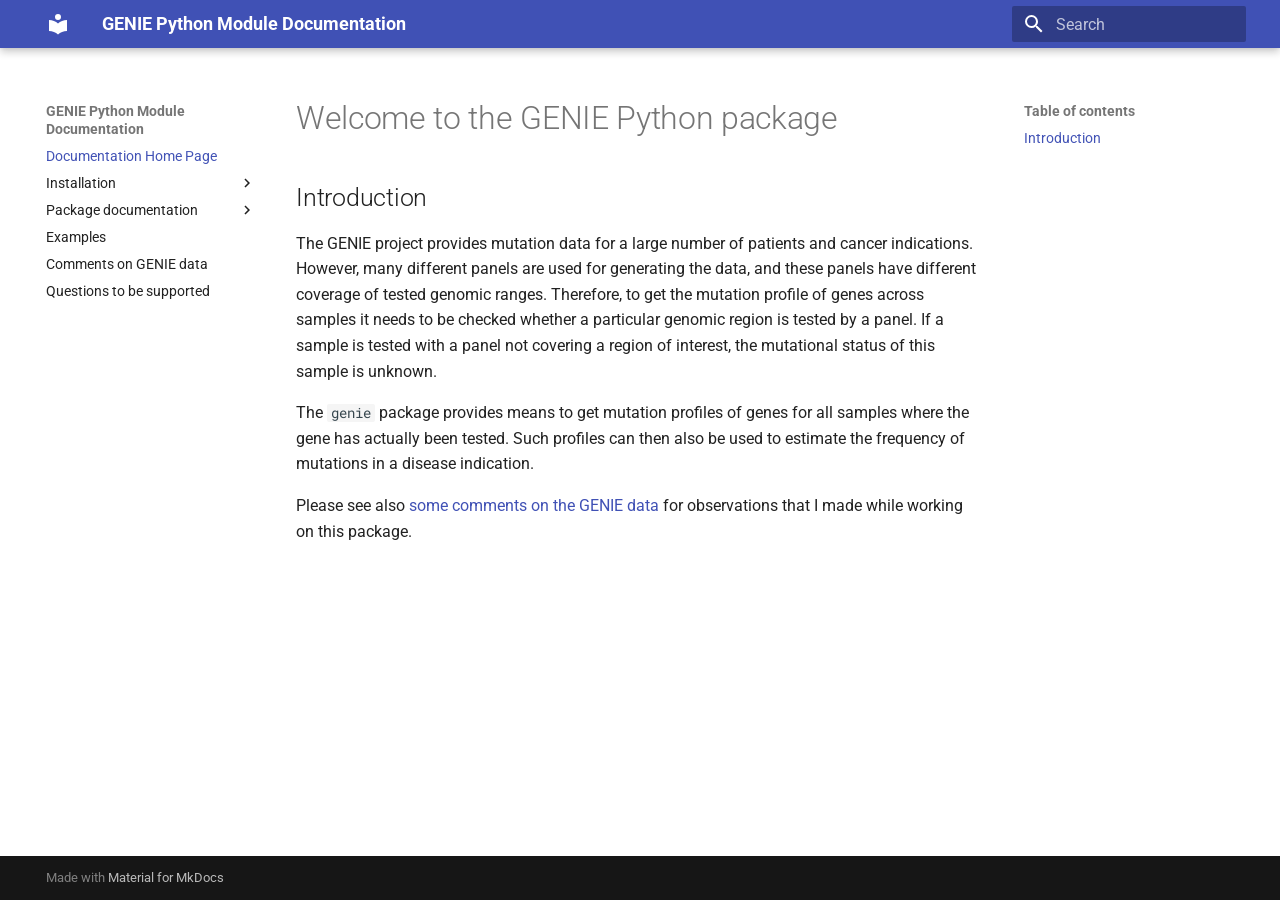
<file: index.html>
<!doctype html>
<html lang="en" class="no-js">
  <head>
    
      <meta charset="utf-8">
      <meta name="viewport" content="width=device-width,initial-scale=1">
      
      
      
      
      
        <link rel="next" href="installation/">
      
      
      <link rel="icon" href="assets/images/favicon.png">
      <meta name="generator" content="mkdocs-1.5.3, mkdocs-material-9.5.3">
    
    
      
        <title>GENIE Python Module Documentation</title>
      
    
    
      <link rel="stylesheet" href="assets/stylesheets/main.50c56a3b.min.css">
      
      


    
    
      
    
    
      
        
        
        <link rel="preconnect" href="https://fonts.gstatic.com" crossorigin>
        <link rel="stylesheet" href="https://fonts.googleapis.com/css?family=Roboto:300,300i,400,400i,700,700i%7CRoboto+Mono:400,400i,700,700i&display=fallback">
        <style>:root{--md-text-font:"Roboto";--md-code-font:"Roboto Mono"}</style>
      
    
    
      <link rel="stylesheet" href="assets/_mkdocstrings.css">
    
      <link rel="stylesheet" href="css/custom.css">
    
    <script>__md_scope=new URL(".",location),__md_hash=e=>[...e].reduce((e,_)=>(e<<5)-e+_.charCodeAt(0),0),__md_get=(e,_=localStorage,t=__md_scope)=>JSON.parse(_.getItem(t.pathname+"."+e)),__md_set=(e,_,t=localStorage,a=__md_scope)=>{try{t.setItem(a.pathname+"."+e,JSON.stringify(_))}catch(e){}}</script>
    
      

    
    
    
  </head>
  
  
    <body dir="ltr">
  
    
    <input class="md-toggle" data-md-toggle="drawer" type="checkbox" id="__drawer" autocomplete="off">
    <input class="md-toggle" data-md-toggle="search" type="checkbox" id="__search" autocomplete="off">
    <label class="md-overlay" for="__drawer"></label>
    <div data-md-component="skip">
      
        
        <a href="#welcome-to-the-genie-python-package" class="md-skip">
          Skip to content
        </a>
      
    </div>
    <div data-md-component="announce">
      
    </div>
    
    
      

  

<header class="md-header md-header--shadow" data-md-component="header">
  <nav class="md-header__inner md-grid" aria-label="Header">
    <a href="." title="GENIE Python Module Documentation" class="md-header__button md-logo" aria-label="GENIE Python Module Documentation" data-md-component="logo">
      
  
  <svg xmlns="http://www.w3.org/2000/svg" viewBox="0 0 24 24"><path d="M12 8a3 3 0 0 0 3-3 3 3 0 0 0-3-3 3 3 0 0 0-3 3 3 3 0 0 0 3 3m0 3.54C9.64 9.35 6.5 8 3 8v11c3.5 0 6.64 1.35 9 3.54 2.36-2.19 5.5-3.54 9-3.54V8c-3.5 0-6.64 1.35-9 3.54Z"/></svg>

    </a>
    <label class="md-header__button md-icon" for="__drawer">
      
      <svg xmlns="http://www.w3.org/2000/svg" viewBox="0 0 24 24"><path d="M3 6h18v2H3V6m0 5h18v2H3v-2m0 5h18v2H3v-2Z"/></svg>
    </label>
    <div class="md-header__title" data-md-component="header-title">
      <div class="md-header__ellipsis">
        <div class="md-header__topic">
          <span class="md-ellipsis">
            GENIE Python Module Documentation
          </span>
        </div>
        <div class="md-header__topic" data-md-component="header-topic">
          <span class="md-ellipsis">
            
              Documentation Home Page
            
          </span>
        </div>
      </div>
    </div>
    
    
      <script>var media,input,key,value,palette=__md_get("__palette");if(palette&&palette.color){"(prefers-color-scheme)"===palette.color.media&&(media=matchMedia("(prefers-color-scheme: light)"),input=document.querySelector(media.matches?"[data-md-color-media='(prefers-color-scheme: light)']":"[data-md-color-media='(prefers-color-scheme: dark)']"),palette.color.media=input.getAttribute("data-md-color-media"),palette.color.scheme=input.getAttribute("data-md-color-scheme"),palette.color.primary=input.getAttribute("data-md-color-primary"),palette.color.accent=input.getAttribute("data-md-color-accent"));for([key,value]of Object.entries(palette.color))document.body.setAttribute("data-md-color-"+key,value)}</script>
    
    
    
      <label class="md-header__button md-icon" for="__search">
        
        <svg xmlns="http://www.w3.org/2000/svg" viewBox="0 0 24 24"><path d="M9.5 3A6.5 6.5 0 0 1 16 9.5c0 1.61-.59 3.09-1.56 4.23l.27.27h.79l5 5-1.5 1.5-5-5v-.79l-.27-.27A6.516 6.516 0 0 1 9.5 16 6.5 6.5 0 0 1 3 9.5 6.5 6.5 0 0 1 9.5 3m0 2C7 5 5 7 5 9.5S7 14 9.5 14 14 12 14 9.5 12 5 9.5 5Z"/></svg>
      </label>
      <div class="md-search" data-md-component="search" role="dialog">
  <label class="md-search__overlay" for="__search"></label>
  <div class="md-search__inner" role="search">
    <form class="md-search__form" name="search">
      <input type="text" class="md-search__input" name="query" aria-label="Search" placeholder="Search" autocapitalize="off" autocorrect="off" autocomplete="off" spellcheck="false" data-md-component="search-query" required>
      <label class="md-search__icon md-icon" for="__search">
        
        <svg xmlns="http://www.w3.org/2000/svg" viewBox="0 0 24 24"><path d="M9.5 3A6.5 6.5 0 0 1 16 9.5c0 1.61-.59 3.09-1.56 4.23l.27.27h.79l5 5-1.5 1.5-5-5v-.79l-.27-.27A6.516 6.516 0 0 1 9.5 16 6.5 6.5 0 0 1 3 9.5 6.5 6.5 0 0 1 9.5 3m0 2C7 5 5 7 5 9.5S7 14 9.5 14 14 12 14 9.5 12 5 9.5 5Z"/></svg>
        
        <svg xmlns="http://www.w3.org/2000/svg" viewBox="0 0 24 24"><path d="M20 11v2H8l5.5 5.5-1.42 1.42L4.16 12l7.92-7.92L13.5 5.5 8 11h12Z"/></svg>
      </label>
      <nav class="md-search__options" aria-label="Search">
        
        <button type="reset" class="md-search__icon md-icon" title="Clear" aria-label="Clear" tabindex="-1">
          
          <svg xmlns="http://www.w3.org/2000/svg" viewBox="0 0 24 24"><path d="M19 6.41 17.59 5 12 10.59 6.41 5 5 6.41 10.59 12 5 17.59 6.41 19 12 13.41 17.59 19 19 17.59 13.41 12 19 6.41Z"/></svg>
        </button>
      </nav>
      
    </form>
    <div class="md-search__output">
      <div class="md-search__scrollwrap" data-md-scrollfix>
        <div class="md-search-result" data-md-component="search-result">
          <div class="md-search-result__meta">
            Initializing search
          </div>
          <ol class="md-search-result__list" role="presentation"></ol>
        </div>
      </div>
    </div>
  </div>
</div>
    
    
  </nav>
  
</header>
    
    <div class="md-container" data-md-component="container">
      
      
        
          
        
      
      <main class="md-main" data-md-component="main">
        <div class="md-main__inner md-grid">
          
            
              
              <div class="md-sidebar md-sidebar--primary" data-md-component="sidebar" data-md-type="navigation" >
                <div class="md-sidebar__scrollwrap">
                  <div class="md-sidebar__inner">
                    



<nav class="md-nav md-nav--primary" aria-label="Navigation" data-md-level="0">
  <label class="md-nav__title" for="__drawer">
    <a href="." title="GENIE Python Module Documentation" class="md-nav__button md-logo" aria-label="GENIE Python Module Documentation" data-md-component="logo">
      
  
  <svg xmlns="http://www.w3.org/2000/svg" viewBox="0 0 24 24"><path d="M12 8a3 3 0 0 0 3-3 3 3 0 0 0-3-3 3 3 0 0 0-3 3 3 3 0 0 0 3 3m0 3.54C9.64 9.35 6.5 8 3 8v11c3.5 0 6.64 1.35 9 3.54 2.36-2.19 5.5-3.54 9-3.54V8c-3.5 0-6.64 1.35-9 3.54Z"/></svg>

    </a>
    GENIE Python Module Documentation
  </label>
  
  <ul class="md-nav__list" data-md-scrollfix>
    
      
      
  
  
    
  
  
  
    <li class="md-nav__item md-nav__item--active">
      
      <input class="md-nav__toggle md-toggle" type="checkbox" id="__toc">
      
      
        
      
      
        <label class="md-nav__link md-nav__link--active" for="__toc">
          
  
  <span class="md-ellipsis">
    Documentation Home Page
  </span>
  

          <span class="md-nav__icon md-icon"></span>
        </label>
      
      <a href="." class="md-nav__link md-nav__link--active">
        
  
  <span class="md-ellipsis">
    Documentation Home Page
  </span>
  

      </a>
      
        

<nav class="md-nav md-nav--secondary" aria-label="Table of contents">
  
  
  
    
  
  
    <label class="md-nav__title" for="__toc">
      <span class="md-nav__icon md-icon"></span>
      Table of contents
    </label>
    <ul class="md-nav__list" data-md-component="toc" data-md-scrollfix>
      
        <li class="md-nav__item">
  <a href="#introduction" class="md-nav__link">
    <span class="md-ellipsis">
      Introduction
    </span>
  </a>
  
</li>
      
    </ul>
  
</nav>
      
    </li>
  

    
      
      
  
  
  
  
    
    
    
    
    
    <li class="md-nav__item md-nav__item--nested">
      
        
        
        
        <input class="md-nav__toggle md-toggle " type="checkbox" id="__nav_2" >
        
          
          <label class="md-nav__link" for="__nav_2" id="__nav_2_label" tabindex="0">
            
  
  <span class="md-ellipsis">
    Installation
  </span>
  

            <span class="md-nav__icon md-icon"></span>
          </label>
        
        <nav class="md-nav" data-md-level="1" aria-labelledby="__nav_2_label" aria-expanded="false">
          <label class="md-nav__title" for="__nav_2">
            <span class="md-nav__icon md-icon"></span>
            Installation
          </label>
          <ul class="md-nav__list" data-md-scrollfix>
            
              
                
  
  
  
  
    <li class="md-nav__item">
      <a href="installation/" class="md-nav__link">
        
  
  <span class="md-ellipsis">
    Overview
  </span>
  

      </a>
    </li>
  

              
            
              
                
  
  
  
  
    <li class="md-nav__item">
      <a href="python_env/" class="md-nav__link">
        
  
  <span class="md-ellipsis">
    Python environment
  </span>
  

      </a>
    </li>
  

              
            
              
                
  
  
  
  
    
    
    
    
    
    <li class="md-nav__item md-nav__item--nested">
      
        
        
        
        <input class="md-nav__toggle md-toggle " type="checkbox" id="__nav_2_3" >
        
          
          <label class="md-nav__link" for="__nav_2_3" id="__nav_2_3_label" tabindex="0">
            
  
  <span class="md-ellipsis">
    GENIE data
  </span>
  

            <span class="md-nav__icon md-icon"></span>
          </label>
        
        <nav class="md-nav" data-md-level="2" aria-labelledby="__nav_2_3_label" aria-expanded="false">
          <label class="md-nav__title" for="__nav_2_3">
            <span class="md-nav__icon md-icon"></span>
            GENIE data
          </label>
          <ul class="md-nav__list" data-md-scrollfix>
            
              
                
  
  
  
  
    <li class="md-nav__item">
      <a href="download/" class="md-nav__link">
        
  
  <span class="md-ellipsis">
    Downloading GENIE data
  </span>
  

      </a>
    </li>
  

              
            
              
                
  
  
  
  
    <li class="md-nav__item">
      <a href="annotate/" class="md-nav__link">
        
  
  <span class="md-ellipsis">
    Annotating mutations
  </span>
  

      </a>
    </li>
  

              
            
          </ul>
        </nav>
      
    </li>
  

              
            
          </ul>
        </nav>
      
    </li>
  

    
      
      
  
  
  
  
    
    
    
    
    
    <li class="md-nav__item md-nav__item--nested">
      
        
        
        
        <input class="md-nav__toggle md-toggle " type="checkbox" id="__nav_3" >
        
          
          <label class="md-nav__link" for="__nav_3" id="__nav_3_label" tabindex="0">
            
  
  <span class="md-ellipsis">
    Package documentation
  </span>
  

            <span class="md-nav__icon md-icon"></span>
          </label>
        
        <nav class="md-nav" data-md-level="1" aria-labelledby="__nav_3_label" aria-expanded="false">
          <label class="md-nav__title" for="__nav_3">
            <span class="md-nav__icon md-icon"></span>
            Package documentation
          </label>
          <ul class="md-nav__list" data-md-scrollfix>
            
              
                
  
  
  
  
    <li class="md-nav__item">
      <a href="overview/" class="md-nav__link">
        
  
  <span class="md-ellipsis">
    Package overview
  </span>
  

      </a>
    </li>
  

              
            
              
                
  
  
  
  
    <li class="md-nav__item">
      <a href="analysis_details/" class="md-nav__link">
        
  
  <span class="md-ellipsis">
    Analysis Details
  </span>
  

      </a>
    </li>
  

              
            
              
                
  
  
  
  
    <li class="md-nav__item">
      <a href="reference/" class="md-nav__link">
        
  
  <span class="md-ellipsis">
    API documentation
  </span>
  

      </a>
    </li>
  

              
            
          </ul>
        </nav>
      
    </li>
  

    
      
      
  
  
  
  
    <li class="md-nav__item">
      <a href="examples/" class="md-nav__link">
        
  
  <span class="md-ellipsis">
    Examples
  </span>
  

      </a>
    </li>
  

    
      
      
  
  
  
  
    <li class="md-nav__item">
      <a href="comments/" class="md-nav__link">
        
  
  <span class="md-ellipsis">
    Comments on GENIE data
  </span>
  

      </a>
    </li>
  

    
      
      
  
  
  
  
    <li class="md-nav__item">
      <a href="questions/" class="md-nav__link">
        
  
  <span class="md-ellipsis">
    Questions to be supported
  </span>
  

      </a>
    </li>
  

    
  </ul>
</nav>
                  </div>
                </div>
              </div>
            
            
              
              <div class="md-sidebar md-sidebar--secondary" data-md-component="sidebar" data-md-type="toc" >
                <div class="md-sidebar__scrollwrap">
                  <div class="md-sidebar__inner">
                    

<nav class="md-nav md-nav--secondary" aria-label="Table of contents">
  
  
  
    
  
  
    <label class="md-nav__title" for="__toc">
      <span class="md-nav__icon md-icon"></span>
      Table of contents
    </label>
    <ul class="md-nav__list" data-md-component="toc" data-md-scrollfix>
      
        <li class="md-nav__item">
  <a href="#introduction" class="md-nav__link">
    <span class="md-ellipsis">
      Introduction
    </span>
  </a>
  
</li>
      
    </ul>
  
</nav>
                  </div>
                </div>
              </div>
            
          
          
            <div class="md-content" data-md-component="content">
              <article class="md-content__inner md-typeset">
                
                  


<h1 id="welcome-to-the-genie-python-package">Welcome to the GENIE Python package</h1>
<h2 id="introduction">Introduction</h2>
<p>The GENIE project provides mutation data for a large number of patients and
cancer indications. However, many different panels are used for generating the
data, and these panels have different coverage of tested genomic ranges.
Therefore, to get the mutation profile of genes across samples it needs to be
checked whether a particular genomic region is tested by a panel. If a sample is
tested with a panel not covering a region of interest, the mutational status of
this sample is unknown.</p>
<p>The <code>genie</code> package provides means to get mutation profiles of genes for all
samples where the gene has actually been tested. Such profiles can then also be
used to estimate the frequency of mutations in a disease indication.</p>
<p>Please see also <a href="comments/">some comments on the GENIE data</a> for observations
that I made while working on this package.</p>












                
              </article>
            </div>
          
          
<script>var target=document.getElementById(location.hash.slice(1));target&&target.name&&(target.checked=target.name.startsWith("__tabbed_"))</script>
        </div>
        
      </main>
      
        <footer class="md-footer">
  
  <div class="md-footer-meta md-typeset">
    <div class="md-footer-meta__inner md-grid">
      <div class="md-copyright">
  
  
    Made with
    <a href="https://squidfunk.github.io/mkdocs-material/" target="_blank" rel="noopener">
      Material for MkDocs
    </a>
  
</div>
      
    </div>
  </div>
</footer>
      
    </div>
    <div class="md-dialog" data-md-component="dialog">
      <div class="md-dialog__inner md-typeset"></div>
    </div>
    
    
    <script id="__config" type="application/json">{"base": ".", "features": ["content.code.copy"], "search": "assets/javascripts/workers/search.f886a092.min.js", "translations": {"clipboard.copied": "Copied to clipboard", "clipboard.copy": "Copy to clipboard", "search.result.more.one": "1 more on this page", "search.result.more.other": "# more on this page", "search.result.none": "No matching documents", "search.result.one": "1 matching document", "search.result.other": "# matching documents", "search.result.placeholder": "Type to start searching", "search.result.term.missing": "Missing", "select.version": "Select version"}}</script>
    
    
      <script src="assets/javascripts/bundle.d7c377c4.min.js"></script>
      
    
  </body>
</html>
</file>
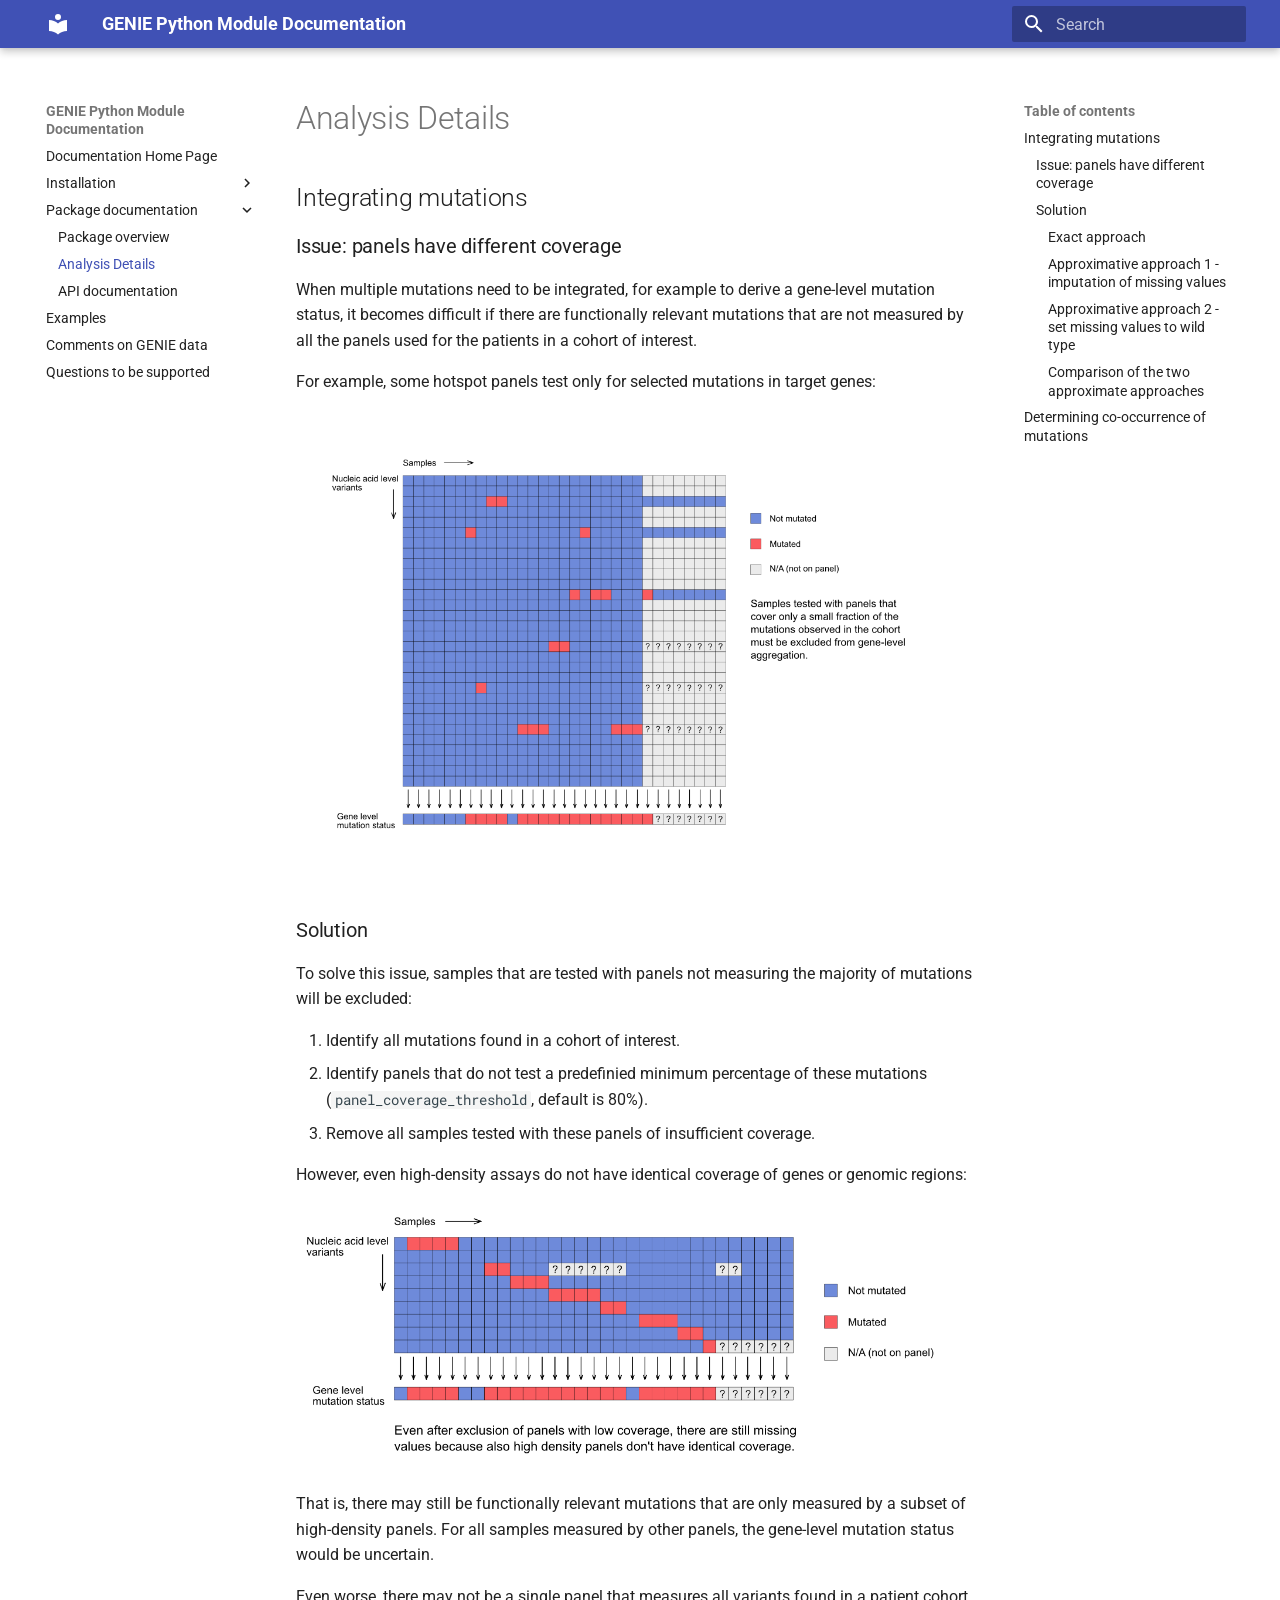
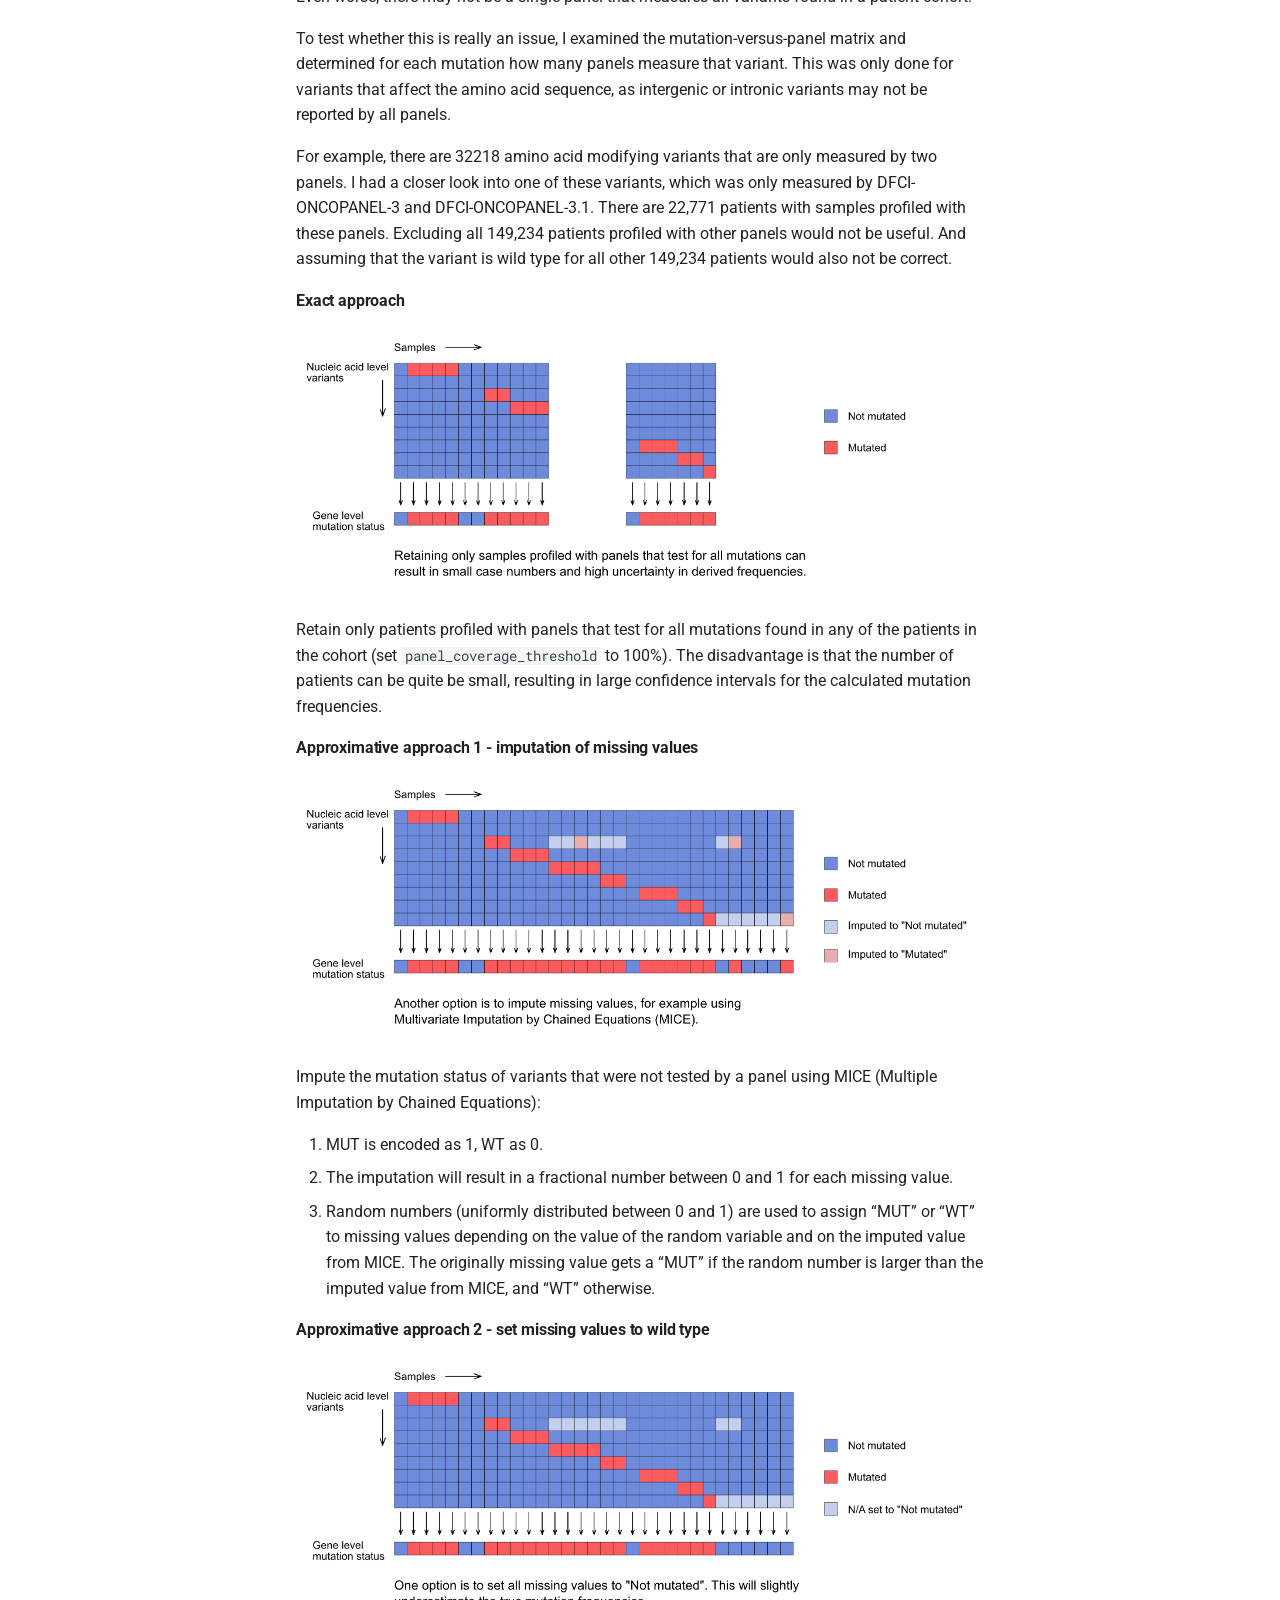
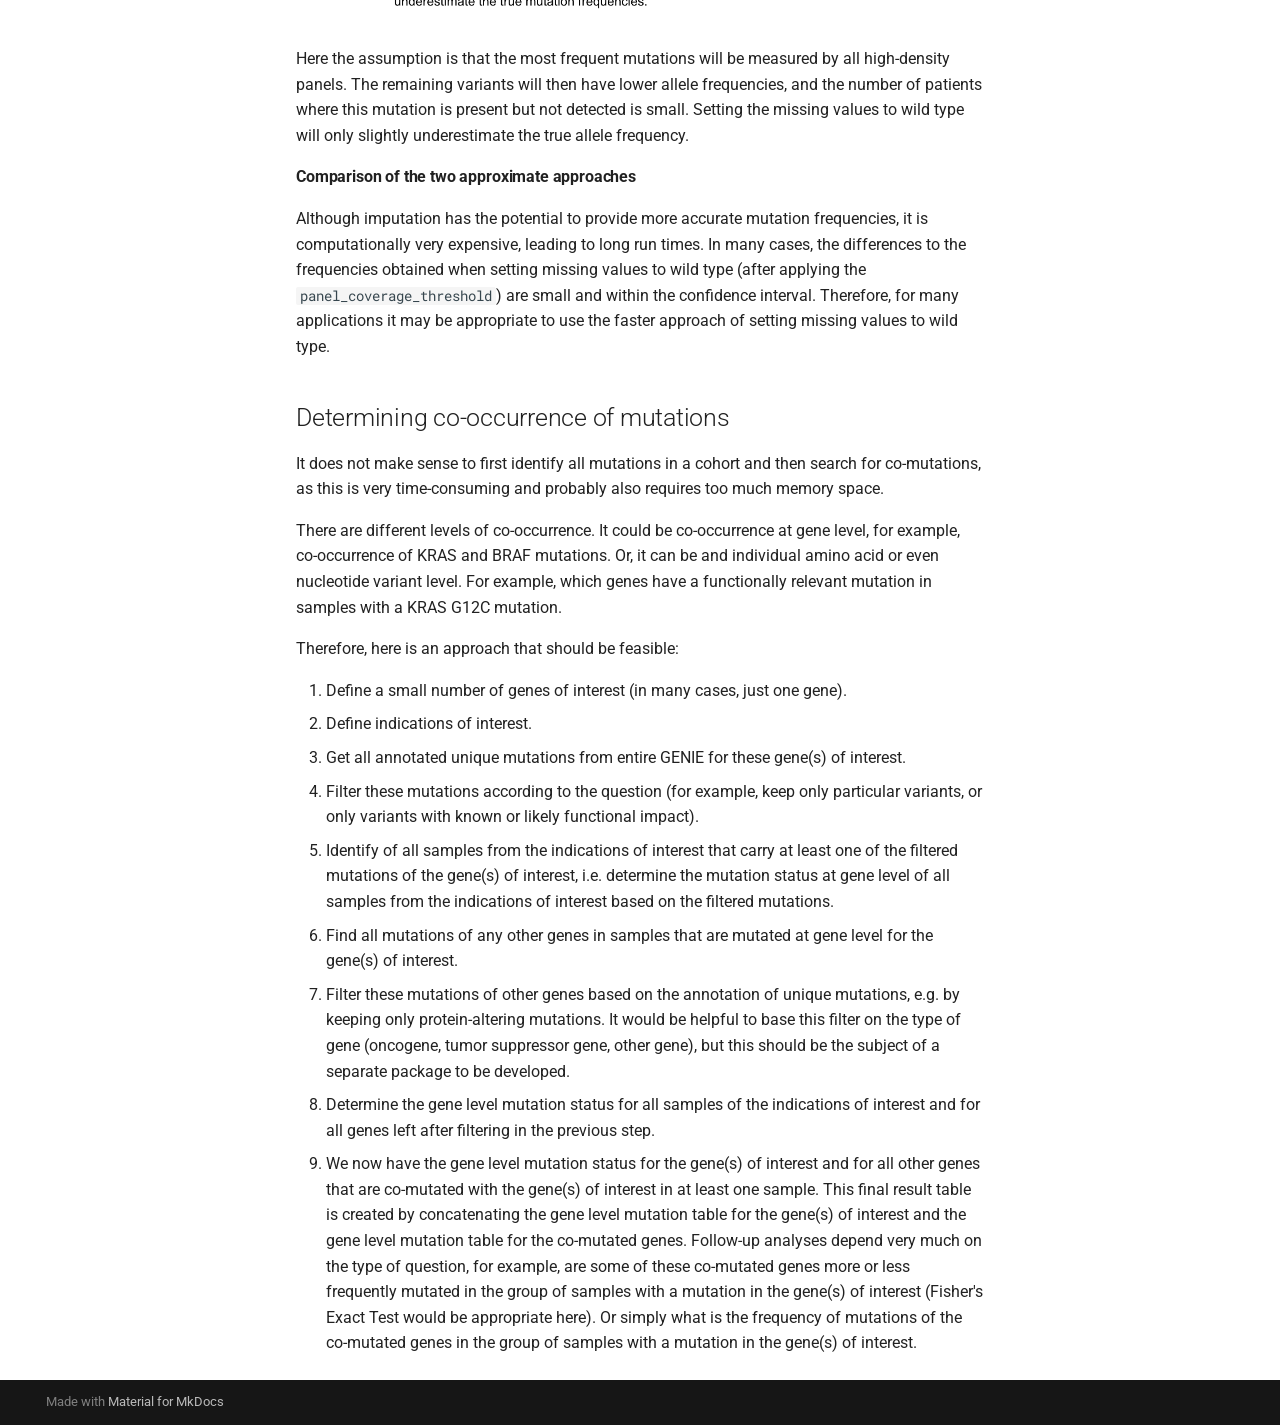
<file: analysis_details/index.html>
<!doctype html>
<html lang="en" class="no-js">
  <head>
    
      <meta charset="utf-8">
      <meta name="viewport" content="width=device-width,initial-scale=1">
      
      
      
      
        <link rel="prev" href="../overview/">
      
      
        <link rel="next" href="../reference/">
      
      
      <link rel="icon" href="../assets/images/favicon.png">
      <meta name="generator" content="mkdocs-1.5.3, mkdocs-material-9.5.3">
    
    
      
        <title>Analysis Details - GENIE Python Module Documentation</title>
      
    
    
      <link rel="stylesheet" href="../assets/stylesheets/main.50c56a3b.min.css">
      
      


    
    
      
    
    
      
        
        
        <link rel="preconnect" href="https://fonts.gstatic.com" crossorigin>
        <link rel="stylesheet" href="https://fonts.googleapis.com/css?family=Roboto:300,300i,400,400i,700,700i%7CRoboto+Mono:400,400i,700,700i&display=fallback">
        <style>:root{--md-text-font:"Roboto";--md-code-font:"Roboto Mono"}</style>
      
    
    
      <link rel="stylesheet" href="../assets/_mkdocstrings.css">
    
      <link rel="stylesheet" href="../css/custom.css">
    
    <script>__md_scope=new URL("..",location),__md_hash=e=>[...e].reduce((e,_)=>(e<<5)-e+_.charCodeAt(0),0),__md_get=(e,_=localStorage,t=__md_scope)=>JSON.parse(_.getItem(t.pathname+"."+e)),__md_set=(e,_,t=localStorage,a=__md_scope)=>{try{t.setItem(a.pathname+"."+e,JSON.stringify(_))}catch(e){}}</script>
    
      

    
    
    
  </head>
  
  
    <body dir="ltr">
  
    
    <input class="md-toggle" data-md-toggle="drawer" type="checkbox" id="__drawer" autocomplete="off">
    <input class="md-toggle" data-md-toggle="search" type="checkbox" id="__search" autocomplete="off">
    <label class="md-overlay" for="__drawer"></label>
    <div data-md-component="skip">
      
        
        <a href="#analysis-details" class="md-skip">
          Skip to content
        </a>
      
    </div>
    <div data-md-component="announce">
      
    </div>
    
    
      

  

<header class="md-header md-header--shadow" data-md-component="header">
  <nav class="md-header__inner md-grid" aria-label="Header">
    <a href=".." title="GENIE Python Module Documentation" class="md-header__button md-logo" aria-label="GENIE Python Module Documentation" data-md-component="logo">
      
  
  <svg xmlns="http://www.w3.org/2000/svg" viewBox="0 0 24 24"><path d="M12 8a3 3 0 0 0 3-3 3 3 0 0 0-3-3 3 3 0 0 0-3 3 3 3 0 0 0 3 3m0 3.54C9.64 9.35 6.5 8 3 8v11c3.5 0 6.64 1.35 9 3.54 2.36-2.19 5.5-3.54 9-3.54V8c-3.5 0-6.64 1.35-9 3.54Z"/></svg>

    </a>
    <label class="md-header__button md-icon" for="__drawer">
      
      <svg xmlns="http://www.w3.org/2000/svg" viewBox="0 0 24 24"><path d="M3 6h18v2H3V6m0 5h18v2H3v-2m0 5h18v2H3v-2Z"/></svg>
    </label>
    <div class="md-header__title" data-md-component="header-title">
      <div class="md-header__ellipsis">
        <div class="md-header__topic">
          <span class="md-ellipsis">
            GENIE Python Module Documentation
          </span>
        </div>
        <div class="md-header__topic" data-md-component="header-topic">
          <span class="md-ellipsis">
            
              Analysis Details
            
          </span>
        </div>
      </div>
    </div>
    
    
      <script>var media,input,key,value,palette=__md_get("__palette");if(palette&&palette.color){"(prefers-color-scheme)"===palette.color.media&&(media=matchMedia("(prefers-color-scheme: light)"),input=document.querySelector(media.matches?"[data-md-color-media='(prefers-color-scheme: light)']":"[data-md-color-media='(prefers-color-scheme: dark)']"),palette.color.media=input.getAttribute("data-md-color-media"),palette.color.scheme=input.getAttribute("data-md-color-scheme"),palette.color.primary=input.getAttribute("data-md-color-primary"),palette.color.accent=input.getAttribute("data-md-color-accent"));for([key,value]of Object.entries(palette.color))document.body.setAttribute("data-md-color-"+key,value)}</script>
    
    
    
      <label class="md-header__button md-icon" for="__search">
        
        <svg xmlns="http://www.w3.org/2000/svg" viewBox="0 0 24 24"><path d="M9.5 3A6.5 6.5 0 0 1 16 9.5c0 1.61-.59 3.09-1.56 4.23l.27.27h.79l5 5-1.5 1.5-5-5v-.79l-.27-.27A6.516 6.516 0 0 1 9.5 16 6.5 6.5 0 0 1 3 9.5 6.5 6.5 0 0 1 9.5 3m0 2C7 5 5 7 5 9.5S7 14 9.5 14 14 12 14 9.5 12 5 9.5 5Z"/></svg>
      </label>
      <div class="md-search" data-md-component="search" role="dialog">
  <label class="md-search__overlay" for="__search"></label>
  <div class="md-search__inner" role="search">
    <form class="md-search__form" name="search">
      <input type="text" class="md-search__input" name="query" aria-label="Search" placeholder="Search" autocapitalize="off" autocorrect="off" autocomplete="off" spellcheck="false" data-md-component="search-query" required>
      <label class="md-search__icon md-icon" for="__search">
        
        <svg xmlns="http://www.w3.org/2000/svg" viewBox="0 0 24 24"><path d="M9.5 3A6.5 6.5 0 0 1 16 9.5c0 1.61-.59 3.09-1.56 4.23l.27.27h.79l5 5-1.5 1.5-5-5v-.79l-.27-.27A6.516 6.516 0 0 1 9.5 16 6.5 6.5 0 0 1 3 9.5 6.5 6.5 0 0 1 9.5 3m0 2C7 5 5 7 5 9.5S7 14 9.5 14 14 12 14 9.5 12 5 9.5 5Z"/></svg>
        
        <svg xmlns="http://www.w3.org/2000/svg" viewBox="0 0 24 24"><path d="M20 11v2H8l5.5 5.5-1.42 1.42L4.16 12l7.92-7.92L13.5 5.5 8 11h12Z"/></svg>
      </label>
      <nav class="md-search__options" aria-label="Search">
        
        <button type="reset" class="md-search__icon md-icon" title="Clear" aria-label="Clear" tabindex="-1">
          
          <svg xmlns="http://www.w3.org/2000/svg" viewBox="0 0 24 24"><path d="M19 6.41 17.59 5 12 10.59 6.41 5 5 6.41 10.59 12 5 17.59 6.41 19 12 13.41 17.59 19 19 17.59 13.41 12 19 6.41Z"/></svg>
        </button>
      </nav>
      
    </form>
    <div class="md-search__output">
      <div class="md-search__scrollwrap" data-md-scrollfix>
        <div class="md-search-result" data-md-component="search-result">
          <div class="md-search-result__meta">
            Initializing search
          </div>
          <ol class="md-search-result__list" role="presentation"></ol>
        </div>
      </div>
    </div>
  </div>
</div>
    
    
  </nav>
  
</header>
    
    <div class="md-container" data-md-component="container">
      
      
        
          
        
      
      <main class="md-main" data-md-component="main">
        <div class="md-main__inner md-grid">
          
            
              
              <div class="md-sidebar md-sidebar--primary" data-md-component="sidebar" data-md-type="navigation" >
                <div class="md-sidebar__scrollwrap">
                  <div class="md-sidebar__inner">
                    



<nav class="md-nav md-nav--primary" aria-label="Navigation" data-md-level="0">
  <label class="md-nav__title" for="__drawer">
    <a href=".." title="GENIE Python Module Documentation" class="md-nav__button md-logo" aria-label="GENIE Python Module Documentation" data-md-component="logo">
      
  
  <svg xmlns="http://www.w3.org/2000/svg" viewBox="0 0 24 24"><path d="M12 8a3 3 0 0 0 3-3 3 3 0 0 0-3-3 3 3 0 0 0-3 3 3 3 0 0 0 3 3m0 3.54C9.64 9.35 6.5 8 3 8v11c3.5 0 6.64 1.35 9 3.54 2.36-2.19 5.5-3.54 9-3.54V8c-3.5 0-6.64 1.35-9 3.54Z"/></svg>

    </a>
    GENIE Python Module Documentation
  </label>
  
  <ul class="md-nav__list" data-md-scrollfix>
    
      
      
  
  
  
  
    <li class="md-nav__item">
      <a href=".." class="md-nav__link">
        
  
  <span class="md-ellipsis">
    Documentation Home Page
  </span>
  

      </a>
    </li>
  

    
      
      
  
  
  
  
    
    
    
    
    
    <li class="md-nav__item md-nav__item--nested">
      
        
        
        
        <input class="md-nav__toggle md-toggle " type="checkbox" id="__nav_2" >
        
          
          <label class="md-nav__link" for="__nav_2" id="__nav_2_label" tabindex="0">
            
  
  <span class="md-ellipsis">
    Installation
  </span>
  

            <span class="md-nav__icon md-icon"></span>
          </label>
        
        <nav class="md-nav" data-md-level="1" aria-labelledby="__nav_2_label" aria-expanded="false">
          <label class="md-nav__title" for="__nav_2">
            <span class="md-nav__icon md-icon"></span>
            Installation
          </label>
          <ul class="md-nav__list" data-md-scrollfix>
            
              
                
  
  
  
  
    <li class="md-nav__item">
      <a href="../installation/" class="md-nav__link">
        
  
  <span class="md-ellipsis">
    Overview
  </span>
  

      </a>
    </li>
  

              
            
              
                
  
  
  
  
    <li class="md-nav__item">
      <a href="../python_env/" class="md-nav__link">
        
  
  <span class="md-ellipsis">
    Python environment
  </span>
  

      </a>
    </li>
  

              
            
              
                
  
  
  
  
    
    
    
    
    
    <li class="md-nav__item md-nav__item--nested">
      
        
        
        
        <input class="md-nav__toggle md-toggle " type="checkbox" id="__nav_2_3" >
        
          
          <label class="md-nav__link" for="__nav_2_3" id="__nav_2_3_label" tabindex="0">
            
  
  <span class="md-ellipsis">
    GENIE data
  </span>
  

            <span class="md-nav__icon md-icon"></span>
          </label>
        
        <nav class="md-nav" data-md-level="2" aria-labelledby="__nav_2_3_label" aria-expanded="false">
          <label class="md-nav__title" for="__nav_2_3">
            <span class="md-nav__icon md-icon"></span>
            GENIE data
          </label>
          <ul class="md-nav__list" data-md-scrollfix>
            
              
                
  
  
  
  
    <li class="md-nav__item">
      <a href="../download/" class="md-nav__link">
        
  
  <span class="md-ellipsis">
    Downloading GENIE data
  </span>
  

      </a>
    </li>
  

              
            
              
                
  
  
  
  
    <li class="md-nav__item">
      <a href="../annotate/" class="md-nav__link">
        
  
  <span class="md-ellipsis">
    Annotating mutations
  </span>
  

      </a>
    </li>
  

              
            
          </ul>
        </nav>
      
    </li>
  

              
            
          </ul>
        </nav>
      
    </li>
  

    
      
      
  
  
    
  
  
  
    
    
    
    
    
    <li class="md-nav__item md-nav__item--active md-nav__item--nested">
      
        
        
        
        <input class="md-nav__toggle md-toggle " type="checkbox" id="__nav_3" checked>
        
          
          <label class="md-nav__link" for="__nav_3" id="__nav_3_label" tabindex="0">
            
  
  <span class="md-ellipsis">
    Package documentation
  </span>
  

            <span class="md-nav__icon md-icon"></span>
          </label>
        
        <nav class="md-nav" data-md-level="1" aria-labelledby="__nav_3_label" aria-expanded="true">
          <label class="md-nav__title" for="__nav_3">
            <span class="md-nav__icon md-icon"></span>
            Package documentation
          </label>
          <ul class="md-nav__list" data-md-scrollfix>
            
              
                
  
  
  
  
    <li class="md-nav__item">
      <a href="../overview/" class="md-nav__link">
        
  
  <span class="md-ellipsis">
    Package overview
  </span>
  

      </a>
    </li>
  

              
            
              
                
  
  
    
  
  
  
    <li class="md-nav__item md-nav__item--active">
      
      <input class="md-nav__toggle md-toggle" type="checkbox" id="__toc">
      
      
        
      
      
        <label class="md-nav__link md-nav__link--active" for="__toc">
          
  
  <span class="md-ellipsis">
    Analysis Details
  </span>
  

          <span class="md-nav__icon md-icon"></span>
        </label>
      
      <a href="./" class="md-nav__link md-nav__link--active">
        
  
  <span class="md-ellipsis">
    Analysis Details
  </span>
  

      </a>
      
        

<nav class="md-nav md-nav--secondary" aria-label="Table of contents">
  
  
  
    
  
  
    <label class="md-nav__title" for="__toc">
      <span class="md-nav__icon md-icon"></span>
      Table of contents
    </label>
    <ul class="md-nav__list" data-md-component="toc" data-md-scrollfix>
      
        <li class="md-nav__item">
  <a href="#integrating-mutations" class="md-nav__link">
    <span class="md-ellipsis">
      Integrating mutations
    </span>
  </a>
  
    <nav class="md-nav" aria-label="Integrating mutations">
      <ul class="md-nav__list">
        
          <li class="md-nav__item">
  <a href="#issue-panels-have-different-coverage" class="md-nav__link">
    <span class="md-ellipsis">
      Issue: panels have different coverage
    </span>
  </a>
  
</li>
        
          <li class="md-nav__item">
  <a href="#solution" class="md-nav__link">
    <span class="md-ellipsis">
      Solution
    </span>
  </a>
  
    <nav class="md-nav" aria-label="Solution">
      <ul class="md-nav__list">
        
          <li class="md-nav__item">
  <a href="#exact-approach" class="md-nav__link">
    <span class="md-ellipsis">
      Exact approach
    </span>
  </a>
  
</li>
        
          <li class="md-nav__item">
  <a href="#approximative-approach-1-imputation-of-missing-values" class="md-nav__link">
    <span class="md-ellipsis">
      Approximative approach 1 - imputation of missing values
    </span>
  </a>
  
</li>
        
          <li class="md-nav__item">
  <a href="#approximative-approach-2-set-missing-values-to-wild-type" class="md-nav__link">
    <span class="md-ellipsis">
      Approximative approach 2 - set missing values to wild type
    </span>
  </a>
  
</li>
        
          <li class="md-nav__item">
  <a href="#comparison-of-the-two-approximate-approaches" class="md-nav__link">
    <span class="md-ellipsis">
      Comparison of the two approximate approaches
    </span>
  </a>
  
</li>
        
      </ul>
    </nav>
  
</li>
        
      </ul>
    </nav>
  
</li>
      
        <li class="md-nav__item">
  <a href="#determining-co-occurrence-of-mutations" class="md-nav__link">
    <span class="md-ellipsis">
      Determining co-occurrence of mutations
    </span>
  </a>
  
</li>
      
    </ul>
  
</nav>
      
    </li>
  

              
            
              
                
  
  
  
  
    <li class="md-nav__item">
      <a href="../reference/" class="md-nav__link">
        
  
  <span class="md-ellipsis">
    API documentation
  </span>
  

      </a>
    </li>
  

              
            
          </ul>
        </nav>
      
    </li>
  

    
      
      
  
  
  
  
    <li class="md-nav__item">
      <a href="../examples/" class="md-nav__link">
        
  
  <span class="md-ellipsis">
    Examples
  </span>
  

      </a>
    </li>
  

    
      
      
  
  
  
  
    <li class="md-nav__item">
      <a href="../comments/" class="md-nav__link">
        
  
  <span class="md-ellipsis">
    Comments on GENIE data
  </span>
  

      </a>
    </li>
  

    
      
      
  
  
  
  
    <li class="md-nav__item">
      <a href="../questions/" class="md-nav__link">
        
  
  <span class="md-ellipsis">
    Questions to be supported
  </span>
  

      </a>
    </li>
  

    
  </ul>
</nav>
                  </div>
                </div>
              </div>
            
            
              
              <div class="md-sidebar md-sidebar--secondary" data-md-component="sidebar" data-md-type="toc" >
                <div class="md-sidebar__scrollwrap">
                  <div class="md-sidebar__inner">
                    

<nav class="md-nav md-nav--secondary" aria-label="Table of contents">
  
  
  
    
  
  
    <label class="md-nav__title" for="__toc">
      <span class="md-nav__icon md-icon"></span>
      Table of contents
    </label>
    <ul class="md-nav__list" data-md-component="toc" data-md-scrollfix>
      
        <li class="md-nav__item">
  <a href="#integrating-mutations" class="md-nav__link">
    <span class="md-ellipsis">
      Integrating mutations
    </span>
  </a>
  
    <nav class="md-nav" aria-label="Integrating mutations">
      <ul class="md-nav__list">
        
          <li class="md-nav__item">
  <a href="#issue-panels-have-different-coverage" class="md-nav__link">
    <span class="md-ellipsis">
      Issue: panels have different coverage
    </span>
  </a>
  
</li>
        
          <li class="md-nav__item">
  <a href="#solution" class="md-nav__link">
    <span class="md-ellipsis">
      Solution
    </span>
  </a>
  
    <nav class="md-nav" aria-label="Solution">
      <ul class="md-nav__list">
        
          <li class="md-nav__item">
  <a href="#exact-approach" class="md-nav__link">
    <span class="md-ellipsis">
      Exact approach
    </span>
  </a>
  
</li>
        
          <li class="md-nav__item">
  <a href="#approximative-approach-1-imputation-of-missing-values" class="md-nav__link">
    <span class="md-ellipsis">
      Approximative approach 1 - imputation of missing values
    </span>
  </a>
  
</li>
        
          <li class="md-nav__item">
  <a href="#approximative-approach-2-set-missing-values-to-wild-type" class="md-nav__link">
    <span class="md-ellipsis">
      Approximative approach 2 - set missing values to wild type
    </span>
  </a>
  
</li>
        
          <li class="md-nav__item">
  <a href="#comparison-of-the-two-approximate-approaches" class="md-nav__link">
    <span class="md-ellipsis">
      Comparison of the two approximate approaches
    </span>
  </a>
  
</li>
        
      </ul>
    </nav>
  
</li>
        
      </ul>
    </nav>
  
</li>
      
        <li class="md-nav__item">
  <a href="#determining-co-occurrence-of-mutations" class="md-nav__link">
    <span class="md-ellipsis">
      Determining co-occurrence of mutations
    </span>
  </a>
  
</li>
      
    </ul>
  
</nav>
                  </div>
                </div>
              </div>
            
          
          
            <div class="md-content" data-md-component="content">
              <article class="md-content__inner md-typeset">
                
                  


<h1 id="analysis-details">Analysis Details</h1>
<h2 id="integrating-mutations">Integrating mutations</h2>
<h3 id="issue-panels-have-different-coverage">Issue: panels have different coverage</h3>
<p>When multiple mutations need to be integrated, for example to derive a
gene-level mutation status, it becomes difficult if there are functionally
relevant mutations that are not measured by all the panels used for the patients
in a cohort of interest.</p>
<p>For example, some hotspot panels test only for selected mutations in target
genes: </p>
<p><img alt="Figure 1: Panels with low coverage" src="../images/Mutatation_matrix_figure_1.png" /></p>
<h3 id="solution">Solution</h3>
<p>To solve this issue, samples that are tested with panels not measuring the majority of mutations will be excluded:</p>
<ol>
<li>Identify all mutations found in a cohort of interest.</li>
<li>Identify panels that do not test a predefinied minimum percentage of these
   mutations (<code>panel_coverage_threshold</code>, default is 80%).</li>
<li>Remove all samples tested with these panels of insufficient coverage.</li>
</ol>
<p>However, even high-density assays do not have identical coverage of genes or
genomic regions:</p>
<p><img alt="Figure 2: Panels with high coverage" src="../images/Mutatation_matrix_figure_2.png" /></p>
<p>That is, there may still be functionally relevant mutations that are only
measured by a subset of high-density panels. For all samples measured by other
panels, the gene-level mutation status would be uncertain. </p>
<p>Even worse, there may not be a single panel that measures all variants found in
a patient cohort.</p>
<p>To test whether this is really an issue, I examined the mutation-versus-panel
matrix and determined for each mutation how many panels measure that variant.
This was only done for variants that affect the amino acid sequence, as
intergenic or intronic variants may not be reported by all panels.</p>
<p>For example, there are 32218 amino acid modifying variants that are only
measured by two panels. I had a closer look into one of these variants, which
was only measured by DFCI-ONCOPANEL-3 and DFCI-ONCOPANEL-3.1. There are 22,771
patients with samples profiled with these panels. Excluding all 149,234 patients
profiled with other panels would not be useful. And assuming that the variant is
wild type for all other 149,234 patients would also not be correct.</p>
<h4 id="exact-approach">Exact approach</h4>
<p><img alt="Figure 5: Panels with high coverage - remove panels without complete
coverage" src="../images/Mutatation_matrix_figure_5.png" /></p>
<p>Retain only patients profiled with panels that test for all mutations found in
any of the patients in the cohort (set <code>panel_coverage_threshold</code> to 100%). The
disadvantage is that the number of patients can be quite be small, resulting in
large confidence intervals for the calculated mutation frequencies.</p>
<h4 id="approximative-approach-1-imputation-of-missing-values">Approximative approach 1 - imputation of missing values</h4>
<p><img alt="Figure 4: Panels with high coverage - missing values set to wild
type" src="../images/Mutatation_matrix_figure_4.png" /></p>
<p>Impute the mutation status of variants that were not tested by a panel using
MICE (Multiple Imputation by Chained Equations):</p>
<ol>
<li>MUT is encoded as 1, WT as 0.</li>
<li>The imputation will result in a fractional number between 0 and 1 for
   each missing value.</li>
<li>Random numbers (uniformly distributed between 0 and 1) are used to assign
   “MUT” or “WT” to missing values depending on the value of the random variable
   and on the imputed value from MICE. The originally missing value gets a “MUT”
   if the random number is larger than the imputed value from MICE, and “WT”
   otherwise.</li>
</ol>
<h4 id="approximative-approach-2-set-missing-values-to-wild-type">Approximative approach 2 - set missing values to wild type</h4>
<p><img alt="Figure 3: Panels with high coverage - missing values
imputed" src="../images/Mutatation_matrix_figure_3.png" /></p>
<p>Here the assumption is that the most frequent mutations will be measured by all
high-density panels. The remaining variants will then have lower allele
frequencies, and the number of patients where this mutation is present but not
detected is small. Setting the missing values to wild type will only slightly
underestimate the true allele frequency.</p>
<h4 id="comparison-of-the-two-approximate-approaches">Comparison of the two approximate approaches</h4>
<p>Although imputation has the potential to provide more accurate mutation
frequencies, it is computationally very expensive, leading to long run times. In
many cases, the differences to the frequencies obtained when setting missing
values to wild type (after applying the <code>panel_coverage_threshold</code>) are small
and within the confidence interval. Therefore, for many applications it may be
appropriate to use the faster approach of setting missing values to wild type.</p>
<h2 id="determining-co-occurrence-of-mutations">Determining co-occurrence of mutations</h2>
<p>It does not make sense to first identify all mutations in a cohort and then
search for co-mutations, as this is very time-consuming and probably also
requires too much memory space.</p>
<p>There are different levels of co-occurrence. It could be co-occurrence at gene
level, for example, co-occurrence of KRAS and BRAF mutations. Or, it can be and
individual amino acid or even nucleotide variant level. For example, which genes
have a functionally relevant mutation in samples with a KRAS G12C mutation.</p>
<p>Therefore, here is an approach that should be feasible:</p>
<ol>
<li>Define a small number of genes of interest (in many cases, just one gene).</li>
<li>Define indications of interest.</li>
<li>Get all annotated unique mutations from entire GENIE for these gene(s) of
   interest.</li>
<li>Filter these mutations according to the question (for example, keep only
   particular variants, or only variants with known or likely functional
   impact).</li>
<li>Identify of all samples from the indications of interest that carry at least
   one of the filtered mutations of the gene(s) of interest, i.e. determine the
   mutation status at gene level of all samples from the indications of interest
   based on the filtered mutations.</li>
<li>Find all mutations of any other genes in samples that are mutated at gene
   level for the gene(s) of interest.</li>
<li>Filter these mutations of other genes based on the annotation of unique
   mutations, e.g. by keeping only protein-altering mutations. It would be
   helpful to base this filter on the type of gene (oncogene, tumor suppressor
   gene, other gene), but this should be the subject of a separate package to be
   developed.</li>
<li>Determine the gene level mutation status for all samples of the indications
   of interest and for all genes left after filtering in the previous step. </li>
<li>We now have the gene level mutation status for the gene(s) of interest and
   for all other genes that are co-mutated with the gene(s) of interest in at
   least one sample. This final result table is created by concatenating the
   gene level mutation table for the gene(s) of interest and the gene level
   mutation table for the co-mutated genes. Follow-up analyses depend very much
   on the type of question, for example, are some of these co-mutated genes more
   or less frequently mutated in the group of samples with a mutation in the
   gene(s) of interest (Fisher's Exact Test would be appropriate here). Or
   simply what is the frequency of mutations of the co-mutated genes in the
   group of samples with a mutation in the gene(s) of interest.</li>
</ol>












                
              </article>
            </div>
          
          
<script>var target=document.getElementById(location.hash.slice(1));target&&target.name&&(target.checked=target.name.startsWith("__tabbed_"))</script>
        </div>
        
      </main>
      
        <footer class="md-footer">
  
  <div class="md-footer-meta md-typeset">
    <div class="md-footer-meta__inner md-grid">
      <div class="md-copyright">
  
  
    Made with
    <a href="https://squidfunk.github.io/mkdocs-material/" target="_blank" rel="noopener">
      Material for MkDocs
    </a>
  
</div>
      
    </div>
  </div>
</footer>
      
    </div>
    <div class="md-dialog" data-md-component="dialog">
      <div class="md-dialog__inner md-typeset"></div>
    </div>
    
    
    <script id="__config" type="application/json">{"base": "..", "features": ["content.code.copy"], "search": "../assets/javascripts/workers/search.f886a092.min.js", "translations": {"clipboard.copied": "Copied to clipboard", "clipboard.copy": "Copy to clipboard", "search.result.more.one": "1 more on this page", "search.result.more.other": "# more on this page", "search.result.none": "No matching documents", "search.result.one": "1 matching document", "search.result.other": "# matching documents", "search.result.placeholder": "Type to start searching", "search.result.term.missing": "Missing", "select.version": "Select version"}}</script>
    
    
      <script src="../assets/javascripts/bundle.d7c377c4.min.js"></script>
      
    
  </body>
</html>
</file>
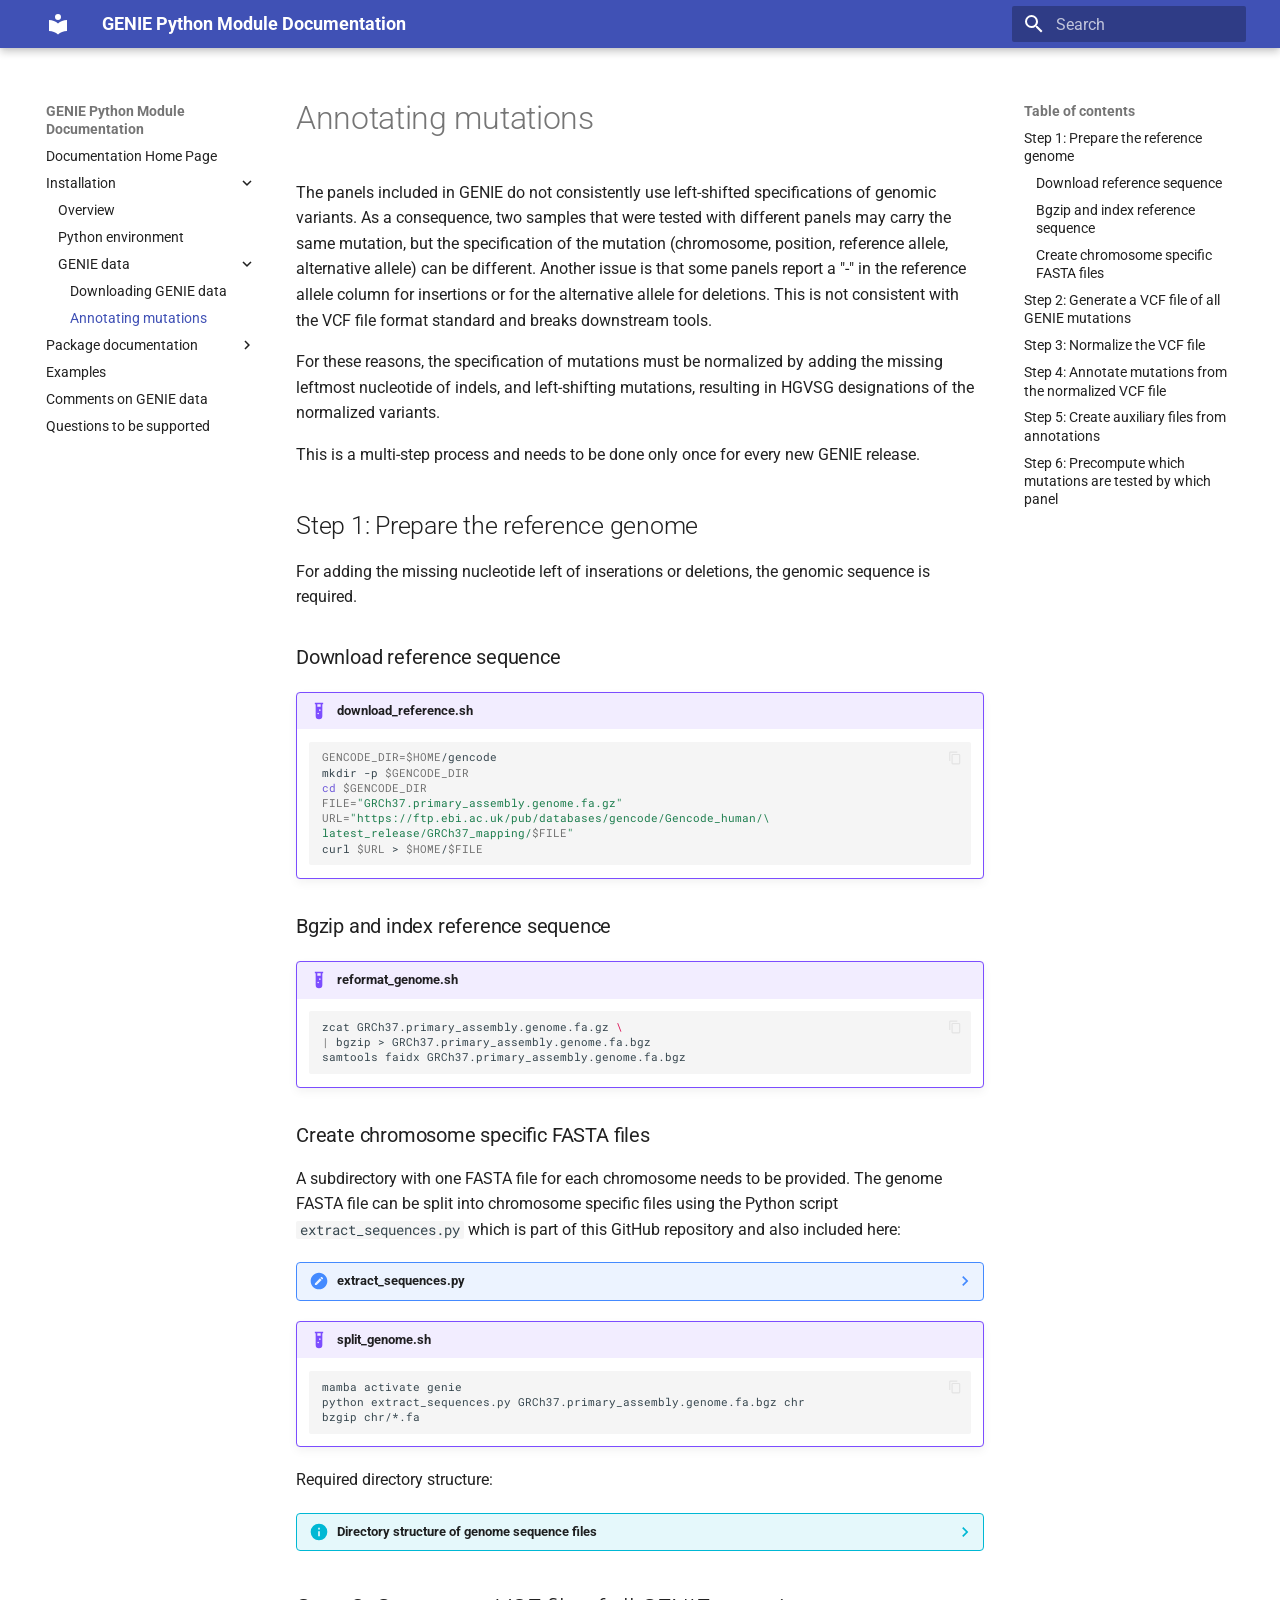
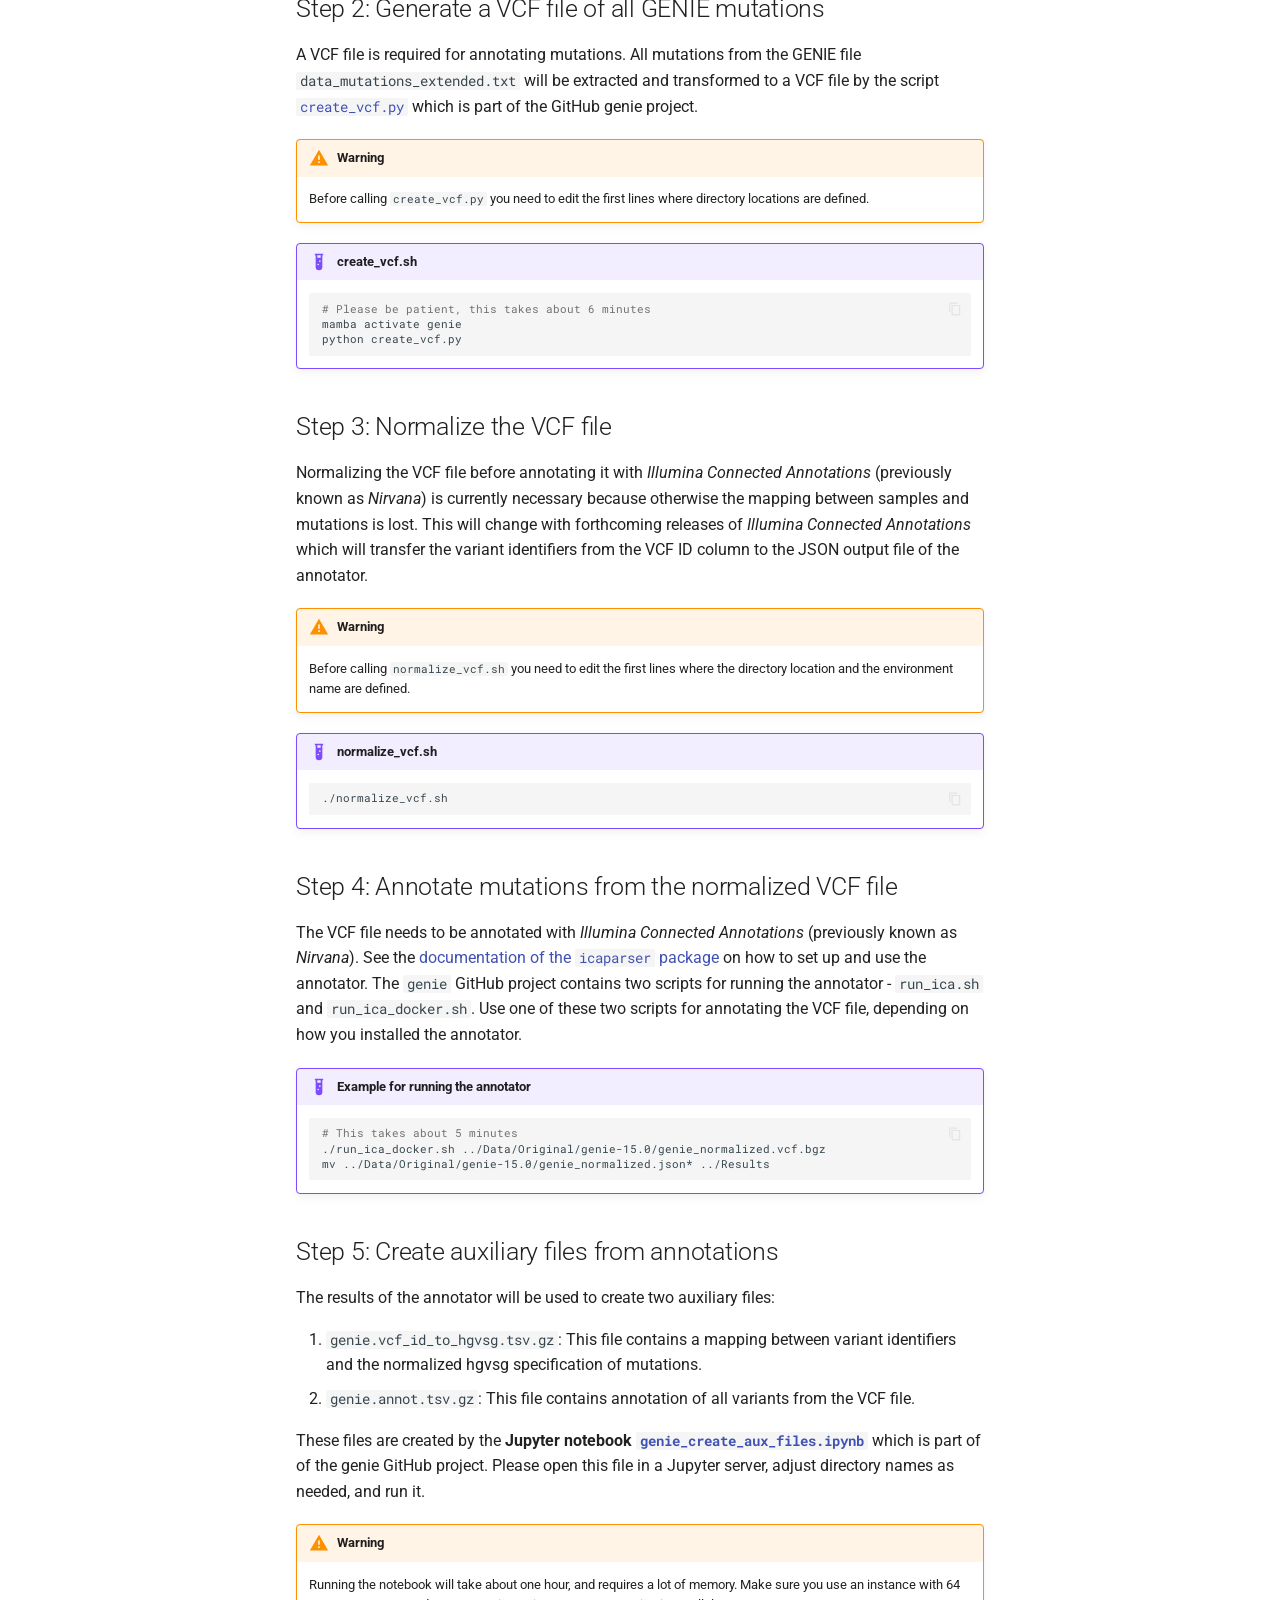
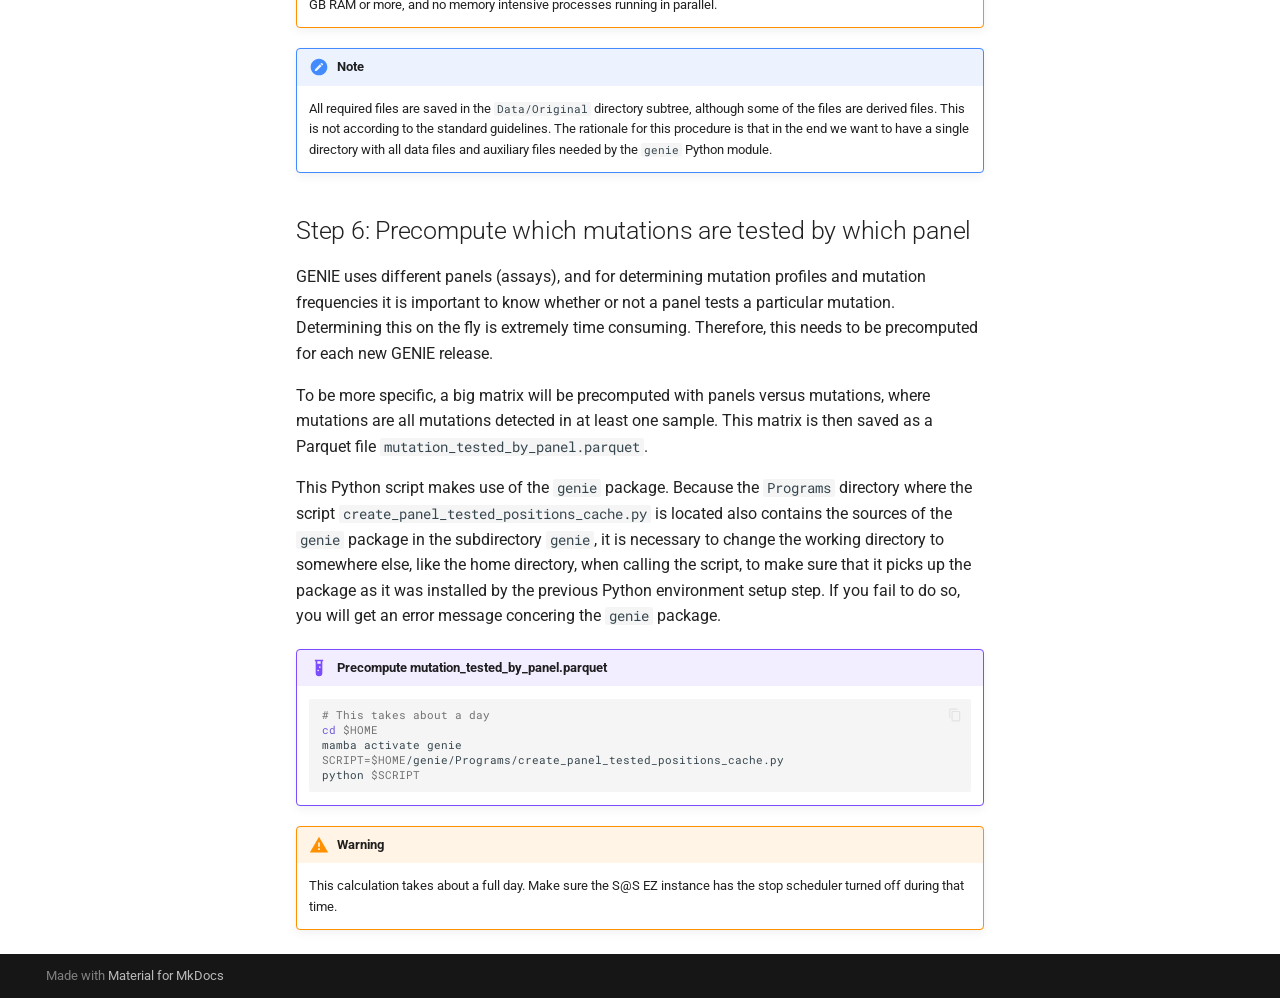
<file: annotate/index.html>
<!doctype html>
<html lang="en" class="no-js">
  <head>
    
      <meta charset="utf-8">
      <meta name="viewport" content="width=device-width,initial-scale=1">
      
      
      
      
        <link rel="prev" href="../download/">
      
      
        <link rel="next" href="../overview/">
      
      
      <link rel="icon" href="../assets/images/favicon.png">
      <meta name="generator" content="mkdocs-1.5.3, mkdocs-material-9.5.3">
    
    
      
        <title>Annotating mutations - GENIE Python Module Documentation</title>
      
    
    
      <link rel="stylesheet" href="../assets/stylesheets/main.50c56a3b.min.css">
      
      


    
    
      
    
    
      
        
        
        <link rel="preconnect" href="https://fonts.gstatic.com" crossorigin>
        <link rel="stylesheet" href="https://fonts.googleapis.com/css?family=Roboto:300,300i,400,400i,700,700i%7CRoboto+Mono:400,400i,700,700i&display=fallback">
        <style>:root{--md-text-font:"Roboto";--md-code-font:"Roboto Mono"}</style>
      
    
    
      <link rel="stylesheet" href="../assets/_mkdocstrings.css">
    
      <link rel="stylesheet" href="../css/custom.css">
    
    <script>__md_scope=new URL("..",location),__md_hash=e=>[...e].reduce((e,_)=>(e<<5)-e+_.charCodeAt(0),0),__md_get=(e,_=localStorage,t=__md_scope)=>JSON.parse(_.getItem(t.pathname+"."+e)),__md_set=(e,_,t=localStorage,a=__md_scope)=>{try{t.setItem(a.pathname+"."+e,JSON.stringify(_))}catch(e){}}</script>
    
      

    
    
    
  </head>
  
  
    <body dir="ltr">
  
    
    <input class="md-toggle" data-md-toggle="drawer" type="checkbox" id="__drawer" autocomplete="off">
    <input class="md-toggle" data-md-toggle="search" type="checkbox" id="__search" autocomplete="off">
    <label class="md-overlay" for="__drawer"></label>
    <div data-md-component="skip">
      
        
        <a href="#annotating-mutations" class="md-skip">
          Skip to content
        </a>
      
    </div>
    <div data-md-component="announce">
      
    </div>
    
    
      

  

<header class="md-header md-header--shadow" data-md-component="header">
  <nav class="md-header__inner md-grid" aria-label="Header">
    <a href=".." title="GENIE Python Module Documentation" class="md-header__button md-logo" aria-label="GENIE Python Module Documentation" data-md-component="logo">
      
  
  <svg xmlns="http://www.w3.org/2000/svg" viewBox="0 0 24 24"><path d="M12 8a3 3 0 0 0 3-3 3 3 0 0 0-3-3 3 3 0 0 0-3 3 3 3 0 0 0 3 3m0 3.54C9.64 9.35 6.5 8 3 8v11c3.5 0 6.64 1.35 9 3.54 2.36-2.19 5.5-3.54 9-3.54V8c-3.5 0-6.64 1.35-9 3.54Z"/></svg>

    </a>
    <label class="md-header__button md-icon" for="__drawer">
      
      <svg xmlns="http://www.w3.org/2000/svg" viewBox="0 0 24 24"><path d="M3 6h18v2H3V6m0 5h18v2H3v-2m0 5h18v2H3v-2Z"/></svg>
    </label>
    <div class="md-header__title" data-md-component="header-title">
      <div class="md-header__ellipsis">
        <div class="md-header__topic">
          <span class="md-ellipsis">
            GENIE Python Module Documentation
          </span>
        </div>
        <div class="md-header__topic" data-md-component="header-topic">
          <span class="md-ellipsis">
            
              Annotating mutations
            
          </span>
        </div>
      </div>
    </div>
    
    
      <script>var media,input,key,value,palette=__md_get("__palette");if(palette&&palette.color){"(prefers-color-scheme)"===palette.color.media&&(media=matchMedia("(prefers-color-scheme: light)"),input=document.querySelector(media.matches?"[data-md-color-media='(prefers-color-scheme: light)']":"[data-md-color-media='(prefers-color-scheme: dark)']"),palette.color.media=input.getAttribute("data-md-color-media"),palette.color.scheme=input.getAttribute("data-md-color-scheme"),palette.color.primary=input.getAttribute("data-md-color-primary"),palette.color.accent=input.getAttribute("data-md-color-accent"));for([key,value]of Object.entries(palette.color))document.body.setAttribute("data-md-color-"+key,value)}</script>
    
    
    
      <label class="md-header__button md-icon" for="__search">
        
        <svg xmlns="http://www.w3.org/2000/svg" viewBox="0 0 24 24"><path d="M9.5 3A6.5 6.5 0 0 1 16 9.5c0 1.61-.59 3.09-1.56 4.23l.27.27h.79l5 5-1.5 1.5-5-5v-.79l-.27-.27A6.516 6.516 0 0 1 9.5 16 6.5 6.5 0 0 1 3 9.5 6.5 6.5 0 0 1 9.5 3m0 2C7 5 5 7 5 9.5S7 14 9.5 14 14 12 14 9.5 12 5 9.5 5Z"/></svg>
      </label>
      <div class="md-search" data-md-component="search" role="dialog">
  <label class="md-search__overlay" for="__search"></label>
  <div class="md-search__inner" role="search">
    <form class="md-search__form" name="search">
      <input type="text" class="md-search__input" name="query" aria-label="Search" placeholder="Search" autocapitalize="off" autocorrect="off" autocomplete="off" spellcheck="false" data-md-component="search-query" required>
      <label class="md-search__icon md-icon" for="__search">
        
        <svg xmlns="http://www.w3.org/2000/svg" viewBox="0 0 24 24"><path d="M9.5 3A6.5 6.5 0 0 1 16 9.5c0 1.61-.59 3.09-1.56 4.23l.27.27h.79l5 5-1.5 1.5-5-5v-.79l-.27-.27A6.516 6.516 0 0 1 9.5 16 6.5 6.5 0 0 1 3 9.5 6.5 6.5 0 0 1 9.5 3m0 2C7 5 5 7 5 9.5S7 14 9.5 14 14 12 14 9.5 12 5 9.5 5Z"/></svg>
        
        <svg xmlns="http://www.w3.org/2000/svg" viewBox="0 0 24 24"><path d="M20 11v2H8l5.5 5.5-1.42 1.42L4.16 12l7.92-7.92L13.5 5.5 8 11h12Z"/></svg>
      </label>
      <nav class="md-search__options" aria-label="Search">
        
        <button type="reset" class="md-search__icon md-icon" title="Clear" aria-label="Clear" tabindex="-1">
          
          <svg xmlns="http://www.w3.org/2000/svg" viewBox="0 0 24 24"><path d="M19 6.41 17.59 5 12 10.59 6.41 5 5 6.41 10.59 12 5 17.59 6.41 19 12 13.41 17.59 19 19 17.59 13.41 12 19 6.41Z"/></svg>
        </button>
      </nav>
      
    </form>
    <div class="md-search__output">
      <div class="md-search__scrollwrap" data-md-scrollfix>
        <div class="md-search-result" data-md-component="search-result">
          <div class="md-search-result__meta">
            Initializing search
          </div>
          <ol class="md-search-result__list" role="presentation"></ol>
        </div>
      </div>
    </div>
  </div>
</div>
    
    
  </nav>
  
</header>
    
    <div class="md-container" data-md-component="container">
      
      
        
          
        
      
      <main class="md-main" data-md-component="main">
        <div class="md-main__inner md-grid">
          
            
              
              <div class="md-sidebar md-sidebar--primary" data-md-component="sidebar" data-md-type="navigation" >
                <div class="md-sidebar__scrollwrap">
                  <div class="md-sidebar__inner">
                    



<nav class="md-nav md-nav--primary" aria-label="Navigation" data-md-level="0">
  <label class="md-nav__title" for="__drawer">
    <a href=".." title="GENIE Python Module Documentation" class="md-nav__button md-logo" aria-label="GENIE Python Module Documentation" data-md-component="logo">
      
  
  <svg xmlns="http://www.w3.org/2000/svg" viewBox="0 0 24 24"><path d="M12 8a3 3 0 0 0 3-3 3 3 0 0 0-3-3 3 3 0 0 0-3 3 3 3 0 0 0 3 3m0 3.54C9.64 9.35 6.5 8 3 8v11c3.5 0 6.64 1.35 9 3.54 2.36-2.19 5.5-3.54 9-3.54V8c-3.5 0-6.64 1.35-9 3.54Z"/></svg>

    </a>
    GENIE Python Module Documentation
  </label>
  
  <ul class="md-nav__list" data-md-scrollfix>
    
      
      
  
  
  
  
    <li class="md-nav__item">
      <a href=".." class="md-nav__link">
        
  
  <span class="md-ellipsis">
    Documentation Home Page
  </span>
  

      </a>
    </li>
  

    
      
      
  
  
    
  
  
  
    
    
    
    
    
    <li class="md-nav__item md-nav__item--active md-nav__item--nested">
      
        
        
        
        <input class="md-nav__toggle md-toggle " type="checkbox" id="__nav_2" checked>
        
          
          <label class="md-nav__link" for="__nav_2" id="__nav_2_label" tabindex="0">
            
  
  <span class="md-ellipsis">
    Installation
  </span>
  

            <span class="md-nav__icon md-icon"></span>
          </label>
        
        <nav class="md-nav" data-md-level="1" aria-labelledby="__nav_2_label" aria-expanded="true">
          <label class="md-nav__title" for="__nav_2">
            <span class="md-nav__icon md-icon"></span>
            Installation
          </label>
          <ul class="md-nav__list" data-md-scrollfix>
            
              
                
  
  
  
  
    <li class="md-nav__item">
      <a href="../installation/" class="md-nav__link">
        
  
  <span class="md-ellipsis">
    Overview
  </span>
  

      </a>
    </li>
  

              
            
              
                
  
  
  
  
    <li class="md-nav__item">
      <a href="../python_env/" class="md-nav__link">
        
  
  <span class="md-ellipsis">
    Python environment
  </span>
  

      </a>
    </li>
  

              
            
              
                
  
  
    
  
  
  
    
    
    
    
    
    <li class="md-nav__item md-nav__item--active md-nav__item--nested">
      
        
        
        
        <input class="md-nav__toggle md-toggle " type="checkbox" id="__nav_2_3" checked>
        
          
          <label class="md-nav__link" for="__nav_2_3" id="__nav_2_3_label" tabindex="0">
            
  
  <span class="md-ellipsis">
    GENIE data
  </span>
  

            <span class="md-nav__icon md-icon"></span>
          </label>
        
        <nav class="md-nav" data-md-level="2" aria-labelledby="__nav_2_3_label" aria-expanded="true">
          <label class="md-nav__title" for="__nav_2_3">
            <span class="md-nav__icon md-icon"></span>
            GENIE data
          </label>
          <ul class="md-nav__list" data-md-scrollfix>
            
              
                
  
  
  
  
    <li class="md-nav__item">
      <a href="../download/" class="md-nav__link">
        
  
  <span class="md-ellipsis">
    Downloading GENIE data
  </span>
  

      </a>
    </li>
  

              
            
              
                
  
  
    
  
  
  
    <li class="md-nav__item md-nav__item--active">
      
      <input class="md-nav__toggle md-toggle" type="checkbox" id="__toc">
      
      
        
      
      
        <label class="md-nav__link md-nav__link--active" for="__toc">
          
  
  <span class="md-ellipsis">
    Annotating mutations
  </span>
  

          <span class="md-nav__icon md-icon"></span>
        </label>
      
      <a href="./" class="md-nav__link md-nav__link--active">
        
  
  <span class="md-ellipsis">
    Annotating mutations
  </span>
  

      </a>
      
        

<nav class="md-nav md-nav--secondary" aria-label="Table of contents">
  
  
  
    
  
  
    <label class="md-nav__title" for="__toc">
      <span class="md-nav__icon md-icon"></span>
      Table of contents
    </label>
    <ul class="md-nav__list" data-md-component="toc" data-md-scrollfix>
      
        <li class="md-nav__item">
  <a href="#step-1-prepare-the-reference-genome" class="md-nav__link">
    <span class="md-ellipsis">
      Step 1: Prepare the reference genome
    </span>
  </a>
  
    <nav class="md-nav" aria-label="Step 1: Prepare the reference genome">
      <ul class="md-nav__list">
        
          <li class="md-nav__item">
  <a href="#download-reference-sequence" class="md-nav__link">
    <span class="md-ellipsis">
      Download reference sequence
    </span>
  </a>
  
</li>
        
          <li class="md-nav__item">
  <a href="#bgzip-and-index-reference-sequence" class="md-nav__link">
    <span class="md-ellipsis">
      Bgzip and index reference sequence
    </span>
  </a>
  
</li>
        
          <li class="md-nav__item">
  <a href="#create-chromosome-specific-fasta-files" class="md-nav__link">
    <span class="md-ellipsis">
      Create chromosome specific FASTA files
    </span>
  </a>
  
</li>
        
      </ul>
    </nav>
  
</li>
      
        <li class="md-nav__item">
  <a href="#step-2-generate-a-vcf-file-of-all-genie-mutations" class="md-nav__link">
    <span class="md-ellipsis">
      Step 2: Generate a VCF file of all GENIE mutations
    </span>
  </a>
  
</li>
      
        <li class="md-nav__item">
  <a href="#step-3-normalize-the-vcf-file" class="md-nav__link">
    <span class="md-ellipsis">
      Step 3: Normalize the VCF file
    </span>
  </a>
  
</li>
      
        <li class="md-nav__item">
  <a href="#step-4-annotate-mutations-from-the-normalized-vcf-file" class="md-nav__link">
    <span class="md-ellipsis">
      Step 4: Annotate mutations from the normalized VCF file
    </span>
  </a>
  
</li>
      
        <li class="md-nav__item">
  <a href="#step-5-create-auxiliary-files-from-annotations" class="md-nav__link">
    <span class="md-ellipsis">
      Step 5: Create auxiliary files from annotations
    </span>
  </a>
  
</li>
      
        <li class="md-nav__item">
  <a href="#step-6-precompute-which-mutations-are-tested-by-which-panel" class="md-nav__link">
    <span class="md-ellipsis">
      Step 6: Precompute which mutations are tested by which panel
    </span>
  </a>
  
</li>
      
    </ul>
  
</nav>
      
    </li>
  

              
            
          </ul>
        </nav>
      
    </li>
  

              
            
          </ul>
        </nav>
      
    </li>
  

    
      
      
  
  
  
  
    
    
    
    
    
    <li class="md-nav__item md-nav__item--nested">
      
        
        
        
        <input class="md-nav__toggle md-toggle " type="checkbox" id="__nav_3" >
        
          
          <label class="md-nav__link" for="__nav_3" id="__nav_3_label" tabindex="0">
            
  
  <span class="md-ellipsis">
    Package documentation
  </span>
  

            <span class="md-nav__icon md-icon"></span>
          </label>
        
        <nav class="md-nav" data-md-level="1" aria-labelledby="__nav_3_label" aria-expanded="false">
          <label class="md-nav__title" for="__nav_3">
            <span class="md-nav__icon md-icon"></span>
            Package documentation
          </label>
          <ul class="md-nav__list" data-md-scrollfix>
            
              
                
  
  
  
  
    <li class="md-nav__item">
      <a href="../overview/" class="md-nav__link">
        
  
  <span class="md-ellipsis">
    Package overview
  </span>
  

      </a>
    </li>
  

              
            
              
                
  
  
  
  
    <li class="md-nav__item">
      <a href="../analysis_details/" class="md-nav__link">
        
  
  <span class="md-ellipsis">
    Analysis Details
  </span>
  

      </a>
    </li>
  

              
            
              
                
  
  
  
  
    <li class="md-nav__item">
      <a href="../reference/" class="md-nav__link">
        
  
  <span class="md-ellipsis">
    API documentation
  </span>
  

      </a>
    </li>
  

              
            
          </ul>
        </nav>
      
    </li>
  

    
      
      
  
  
  
  
    <li class="md-nav__item">
      <a href="../examples/" class="md-nav__link">
        
  
  <span class="md-ellipsis">
    Examples
  </span>
  

      </a>
    </li>
  

    
      
      
  
  
  
  
    <li class="md-nav__item">
      <a href="../comments/" class="md-nav__link">
        
  
  <span class="md-ellipsis">
    Comments on GENIE data
  </span>
  

      </a>
    </li>
  

    
      
      
  
  
  
  
    <li class="md-nav__item">
      <a href="../questions/" class="md-nav__link">
        
  
  <span class="md-ellipsis">
    Questions to be supported
  </span>
  

      </a>
    </li>
  

    
  </ul>
</nav>
                  </div>
                </div>
              </div>
            
            
              
              <div class="md-sidebar md-sidebar--secondary" data-md-component="sidebar" data-md-type="toc" >
                <div class="md-sidebar__scrollwrap">
                  <div class="md-sidebar__inner">
                    

<nav class="md-nav md-nav--secondary" aria-label="Table of contents">
  
  
  
    
  
  
    <label class="md-nav__title" for="__toc">
      <span class="md-nav__icon md-icon"></span>
      Table of contents
    </label>
    <ul class="md-nav__list" data-md-component="toc" data-md-scrollfix>
      
        <li class="md-nav__item">
  <a href="#step-1-prepare-the-reference-genome" class="md-nav__link">
    <span class="md-ellipsis">
      Step 1: Prepare the reference genome
    </span>
  </a>
  
    <nav class="md-nav" aria-label="Step 1: Prepare the reference genome">
      <ul class="md-nav__list">
        
          <li class="md-nav__item">
  <a href="#download-reference-sequence" class="md-nav__link">
    <span class="md-ellipsis">
      Download reference sequence
    </span>
  </a>
  
</li>
        
          <li class="md-nav__item">
  <a href="#bgzip-and-index-reference-sequence" class="md-nav__link">
    <span class="md-ellipsis">
      Bgzip and index reference sequence
    </span>
  </a>
  
</li>
        
          <li class="md-nav__item">
  <a href="#create-chromosome-specific-fasta-files" class="md-nav__link">
    <span class="md-ellipsis">
      Create chromosome specific FASTA files
    </span>
  </a>
  
</li>
        
      </ul>
    </nav>
  
</li>
      
        <li class="md-nav__item">
  <a href="#step-2-generate-a-vcf-file-of-all-genie-mutations" class="md-nav__link">
    <span class="md-ellipsis">
      Step 2: Generate a VCF file of all GENIE mutations
    </span>
  </a>
  
</li>
      
        <li class="md-nav__item">
  <a href="#step-3-normalize-the-vcf-file" class="md-nav__link">
    <span class="md-ellipsis">
      Step 3: Normalize the VCF file
    </span>
  </a>
  
</li>
      
        <li class="md-nav__item">
  <a href="#step-4-annotate-mutations-from-the-normalized-vcf-file" class="md-nav__link">
    <span class="md-ellipsis">
      Step 4: Annotate mutations from the normalized VCF file
    </span>
  </a>
  
</li>
      
        <li class="md-nav__item">
  <a href="#step-5-create-auxiliary-files-from-annotations" class="md-nav__link">
    <span class="md-ellipsis">
      Step 5: Create auxiliary files from annotations
    </span>
  </a>
  
</li>
      
        <li class="md-nav__item">
  <a href="#step-6-precompute-which-mutations-are-tested-by-which-panel" class="md-nav__link">
    <span class="md-ellipsis">
      Step 6: Precompute which mutations are tested by which panel
    </span>
  </a>
  
</li>
      
    </ul>
  
</nav>
                  </div>
                </div>
              </div>
            
          
          
            <div class="md-content" data-md-component="content">
              <article class="md-content__inner md-typeset">
                
                  


<h1 id="annotating-mutations">Annotating mutations</h1>
<p>The panels included in GENIE do not consistently use left-shifted specifications
of genomic variants. As a consequence, two samples that were tested with
different panels may carry the same mutation, but the specification of the
mutation (chromosome, position, reference allele, alternative allele) can be
different. Another issue is that some panels report a "-" in the reference
allele column for insertions or for the alternative allele for deletions. This
is not consistent with the VCF file format standard and breaks downstream tools. </p>
<p>For these reasons, the specification of mutations must be normalized by adding
the missing leftmost nucleotide of indels, and left-shifting mutations,
resulting in HGVSG designations of the normalized variants.</p>
<p>This is a multi-step process and needs to be done only once for every new GENIE
release.</p>
<h2 id="step-1-prepare-the-reference-genome">Step 1: Prepare the reference genome</h2>
<p>For adding the missing nucleotide left of inserations or deletions, the genomic
sequence is required.</p>
<h3 id="download-reference-sequence">Download reference sequence</h3>
<div class="admonition example">
<p class="admonition-title">download_reference.sh</p>
<div class="language-sh highlight"><pre><span></span><code><span id="__span-0-1"><a id="__codelineno-0-1" name="__codelineno-0-1" href="#__codelineno-0-1"></a><span class="nv">GENCODE_DIR</span><span class="o">=</span><span class="nv">$HOME</span>/gencode
</span><span id="__span-0-2"><a id="__codelineno-0-2" name="__codelineno-0-2" href="#__codelineno-0-2"></a>mkdir<span class="w"> </span>-p<span class="w"> </span><span class="nv">$GENCODE_DIR</span>
</span><span id="__span-0-3"><a id="__codelineno-0-3" name="__codelineno-0-3" href="#__codelineno-0-3"></a><span class="nb">cd</span><span class="w"> </span><span class="nv">$GENCODE_DIR</span>
</span><span id="__span-0-4"><a id="__codelineno-0-4" name="__codelineno-0-4" href="#__codelineno-0-4"></a><span class="nv">FILE</span><span class="o">=</span><span class="s2">&quot;GRCh37.primary_assembly.genome.fa.gz&quot;</span>
</span><span id="__span-0-5"><a id="__codelineno-0-5" name="__codelineno-0-5" href="#__codelineno-0-5"></a><span class="nv">URL</span><span class="o">=</span><span class="s2">&quot;https://ftp.ebi.ac.uk/pub/databases/gencode/Gencode_human/\</span>
</span><span id="__span-0-6"><a id="__codelineno-0-6" name="__codelineno-0-6" href="#__codelineno-0-6"></a><span class="s2">latest_release/GRCh37_mapping/</span><span class="nv">$FILE</span><span class="s2">&quot;</span>
</span><span id="__span-0-7"><a id="__codelineno-0-7" name="__codelineno-0-7" href="#__codelineno-0-7"></a>curl<span class="w"> </span><span class="nv">$URL</span><span class="w"> </span>&gt;<span class="w"> </span><span class="nv">$HOME</span>/<span class="nv">$FILE</span>
</span></code></pre></div>
</div>
<h3 id="bgzip-and-index-reference-sequence">Bgzip and index reference sequence</h3>
<div class="admonition example">
<p class="admonition-title">reformat_genome.sh</p>
<div class="language-sh highlight"><pre><span></span><code><span id="__span-1-1"><a id="__codelineno-1-1" name="__codelineno-1-1" href="#__codelineno-1-1"></a>zcat<span class="w"> </span>GRCh37.primary_assembly.genome.fa.gz<span class="w"> </span><span class="se">\</span>
</span><span id="__span-1-2"><a id="__codelineno-1-2" name="__codelineno-1-2" href="#__codelineno-1-2"></a><span class="p">|</span><span class="w"> </span>bgzip<span class="w"> </span>&gt;<span class="w"> </span>GRCh37.primary_assembly.genome.fa.bgz
</span><span id="__span-1-3"><a id="__codelineno-1-3" name="__codelineno-1-3" href="#__codelineno-1-3"></a>samtools<span class="w"> </span>faidx<span class="w"> </span>GRCh37.primary_assembly.genome.fa.bgz
</span></code></pre></div>
</div>
<h3 id="create-chromosome-specific-fasta-files">Create chromosome specific FASTA files</h3>
<p>A subdirectory with one FASTA file for each chromosome needs to be provided. The
genome FASTA file can be split into chromosome specific files using the Python
script <code>extract_sequences.py</code> which is part of this GitHub repository and also
included here:</p>
<details class="note">
<summary>extract_sequences.py</summary>
<div class="language-python highlight"><pre><span></span><code><span id="__span-2-1"><a id="__codelineno-2-1" name="__codelineno-2-1" href="#__codelineno-2-1"></a><span class="c1"># Author: Henrik Seidel</span>
</span><span id="__span-2-2"><a id="__codelineno-2-2" name="__codelineno-2-2" href="#__codelineno-2-2"></a><span class="c1"># Date: 2018-07-03</span>
</span><span id="__span-2-3"><a id="__codelineno-2-3" name="__codelineno-2-3" href="#__codelineno-2-3"></a><span class="c1"># This script extracts all sequences from a fasta file into single sequences</span>
</span><span id="__span-2-4"><a id="__codelineno-2-4" name="__codelineno-2-4" href="#__codelineno-2-4"></a>
</span><span id="__span-2-5"><a id="__codelineno-2-5" name="__codelineno-2-5" href="#__codelineno-2-5"></a><span class="kn">import</span> <span class="nn">sys</span>
</span><span id="__span-2-6"><a id="__codelineno-2-6" name="__codelineno-2-6" href="#__codelineno-2-6"></a><span class="kn">import</span> <span class="nn">os.path</span>
</span><span id="__span-2-7"><a id="__codelineno-2-7" name="__codelineno-2-7" href="#__codelineno-2-7"></a><span class="kn">import</span> <span class="nn">gzip</span>
</span><span id="__span-2-8"><a id="__codelineno-2-8" name="__codelineno-2-8" href="#__codelineno-2-8"></a><span class="kn">import</span> <span class="nn">re</span>
</span><span id="__span-2-9"><a id="__codelineno-2-9" name="__codelineno-2-9" href="#__codelineno-2-9"></a>
</span><span id="__span-2-10"><a id="__codelineno-2-10" name="__codelineno-2-10" href="#__codelineno-2-10"></a><span class="k">if</span> <span class="nb">len</span><span class="p">(</span><span class="n">sys</span><span class="o">.</span><span class="n">argv</span><span class="p">)</span> <span class="o">!=</span> <span class="mi">3</span><span class="p">:</span>
</span><span id="__span-2-11"><a id="__codelineno-2-11" name="__codelineno-2-11" href="#__codelineno-2-11"></a>    <span class="n">sys</span><span class="o">.</span><span class="n">exit</span><span class="p">(</span><span class="s2">&quot;ERROR: you have to specify the name of the fasta file &quot;</span> <span class="o">+</span>
</span><span id="__span-2-12"><a id="__codelineno-2-12" name="__codelineno-2-12" href="#__codelineno-2-12"></a>    <span class="s2">&quot;and the name of the output directory&quot;</span><span class="p">)</span>
</span><span id="__span-2-13"><a id="__codelineno-2-13" name="__codelineno-2-13" href="#__codelineno-2-13"></a>
</span><span id="__span-2-14"><a id="__codelineno-2-14" name="__codelineno-2-14" href="#__codelineno-2-14"></a><span class="n">file_name</span> <span class="o">=</span> <span class="n">sys</span><span class="o">.</span><span class="n">argv</span><span class="p">[</span><span class="mi">1</span><span class="p">]</span>
</span><span id="__span-2-15"><a id="__codelineno-2-15" name="__codelineno-2-15" href="#__codelineno-2-15"></a><span class="n">out_dir</span> <span class="o">=</span> <span class="n">sys</span><span class="o">.</span><span class="n">argv</span><span class="p">[</span><span class="mi">2</span><span class="p">]</span>
</span><span id="__span-2-16"><a id="__codelineno-2-16" name="__codelineno-2-16" href="#__codelineno-2-16"></a>
</span><span id="__span-2-17"><a id="__codelineno-2-17" name="__codelineno-2-17" href="#__codelineno-2-17"></a><span class="c1"># Assert we have a filename as first argument</span>
</span><span id="__span-2-18"><a id="__codelineno-2-18" name="__codelineno-2-18" href="#__codelineno-2-18"></a><span class="k">if</span> <span class="ow">not</span><span class="p">(</span><span class="n">os</span><span class="o">.</span><span class="n">path</span><span class="o">.</span><span class="n">isfile</span><span class="p">(</span><span class="n">file_name</span><span class="p">)):</span>
</span><span id="__span-2-19"><a id="__codelineno-2-19" name="__codelineno-2-19" href="#__codelineno-2-19"></a>    <span class="n">sys</span><span class="o">.</span><span class="n">exit</span><span class="p">(</span><span class="s2">&quot;ERROR: No such file: </span><span class="se">\&quot;</span><span class="s2">&quot;</span> <span class="o">+</span> <span class="n">file_name</span> <span class="o">+</span> <span class="s2">&quot;</span><span class="se">\&quot;</span><span class="s2">&quot;</span><span class="p">)</span>
</span><span id="__span-2-20"><a id="__codelineno-2-20" name="__codelineno-2-20" href="#__codelineno-2-20"></a>
</span><span id="__span-2-21"><a id="__codelineno-2-21" name="__codelineno-2-21" href="#__codelineno-2-21"></a><span class="c1"># Assert the name of the output directory is okay</span>
</span><span id="__span-2-22"><a id="__codelineno-2-22" name="__codelineno-2-22" href="#__codelineno-2-22"></a><span class="k">if</span> <span class="ow">not</span><span class="p">(</span><span class="n">os</span><span class="o">.</span><span class="n">path</span><span class="o">.</span><span class="n">exists</span><span class="p">(</span><span class="n">out_dir</span><span class="p">)):</span>
</span><span id="__span-2-23"><a id="__codelineno-2-23" name="__codelineno-2-23" href="#__codelineno-2-23"></a>    <span class="n">os</span><span class="o">.</span><span class="n">mkdir</span><span class="p">(</span><span class="n">out_dir</span><span class="p">)</span>
</span><span id="__span-2-24"><a id="__codelineno-2-24" name="__codelineno-2-24" href="#__codelineno-2-24"></a><span class="k">elif</span> <span class="ow">not</span><span class="p">(</span><span class="n">os</span><span class="o">.</span><span class="n">path</span><span class="o">.</span><span class="n">isdir</span><span class="p">(</span><span class="n">out_dir</span><span class="p">)):</span>
</span><span id="__span-2-25"><a id="__codelineno-2-25" name="__codelineno-2-25" href="#__codelineno-2-25"></a>    <span class="n">sys</span><span class="o">.</span><span class="n">exit</span><span class="p">(</span><span class="s2">&quot;ERROR: </span><span class="se">\&quot;</span><span class="s2">&quot;</span> <span class="o">+</span> <span class="n">out_dir</span> <span class="o">+</span> <span class="s2">&quot;</span><span class="se">\&quot;</span><span class="s2"> exists but is not a directory&quot;</span><span class="p">)</span>
</span><span id="__span-2-26"><a id="__codelineno-2-26" name="__codelineno-2-26" href="#__codelineno-2-26"></a>
</span><span id="__span-2-27"><a id="__codelineno-2-27" name="__codelineno-2-27" href="#__codelineno-2-27"></a><span class="c1"># Choose function for opening file, depending on compression status of file</span>
</span><span id="__span-2-28"><a id="__codelineno-2-28" name="__codelineno-2-28" href="#__codelineno-2-28"></a><span class="k">if</span> <span class="p">(</span><span class="n">file_name</span><span class="o">.</span><span class="n">endswith</span><span class="p">(</span><span class="s2">&quot;.gz&quot;</span><span class="p">)</span> <span class="ow">or</span> <span class="n">file_name</span><span class="o">.</span><span class="n">endswith</span><span class="p">(</span><span class="s2">&quot;.bgz&quot;</span><span class="p">)):</span>
</span><span id="__span-2-29"><a id="__codelineno-2-29" name="__codelineno-2-29" href="#__codelineno-2-29"></a>    <span class="n">this_open</span> <span class="o">=</span> <span class="n">gzip</span><span class="o">.</span><span class="n">open</span>
</span><span id="__span-2-30"><a id="__codelineno-2-30" name="__codelineno-2-30" href="#__codelineno-2-30"></a>    <span class="n">file</span> <span class="o">=</span> <span class="n">gzip</span><span class="o">.</span><span class="n">open</span><span class="p">(</span><span class="n">file_name</span><span class="p">,</span> <span class="n">mode</span> <span class="o">=</span> <span class="s2">&quot;rt&quot;</span><span class="p">)</span>
</span><span id="__span-2-31"><a id="__codelineno-2-31" name="__codelineno-2-31" href="#__codelineno-2-31"></a><span class="k">else</span><span class="p">:</span>
</span><span id="__span-2-32"><a id="__codelineno-2-32" name="__codelineno-2-32" href="#__codelineno-2-32"></a>    <span class="n">this_open</span> <span class="o">=</span> <span class="nb">open</span>
</span><span id="__span-2-33"><a id="__codelineno-2-33" name="__codelineno-2-33" href="#__codelineno-2-33"></a>
</span><span id="__span-2-34"><a id="__codelineno-2-34" name="__codelineno-2-34" href="#__codelineno-2-34"></a><span class="n">n</span> <span class="o">=</span> <span class="mi">0</span>
</span><span id="__span-2-35"><a id="__codelineno-2-35" name="__codelineno-2-35" href="#__codelineno-2-35"></a><span class="k">with</span> <span class="n">this_open</span><span class="p">(</span><span class="n">file_name</span><span class="p">,</span> <span class="n">mode</span> <span class="o">=</span> <span class="s2">&quot;rt&quot;</span><span class="p">)</span> <span class="k">as</span> <span class="n">file</span><span class="p">:</span>
</span><span id="__span-2-36"><a id="__codelineno-2-36" name="__codelineno-2-36" href="#__codelineno-2-36"></a>    <span class="n">out_file</span> <span class="o">=</span> <span class="kc">None</span>
</span><span id="__span-2-37"><a id="__codelineno-2-37" name="__codelineno-2-37" href="#__codelineno-2-37"></a>    <span class="k">try</span><span class="p">:</span>
</span><span id="__span-2-38"><a id="__codelineno-2-38" name="__codelineno-2-38" href="#__codelineno-2-38"></a>        <span class="k">for</span> <span class="n">line</span> <span class="ow">in</span> <span class="n">file</span><span class="p">:</span>
</span><span id="__span-2-39"><a id="__codelineno-2-39" name="__codelineno-2-39" href="#__codelineno-2-39"></a>            <span class="k">if</span> <span class="n">line</span><span class="o">.</span><span class="n">startswith</span><span class="p">(</span><span class="s2">&quot;&gt;&quot;</span><span class="p">):</span>
</span><span id="__span-2-40"><a id="__codelineno-2-40" name="__codelineno-2-40" href="#__codelineno-2-40"></a>                <span class="k">if</span> <span class="n">out_file</span> <span class="ow">is</span> <span class="ow">not</span> <span class="kc">None</span><span class="p">:</span>
</span><span id="__span-2-41"><a id="__codelineno-2-41" name="__codelineno-2-41" href="#__codelineno-2-41"></a>                    <span class="n">out_file</span><span class="o">.</span><span class="n">close</span><span class="p">()</span>
</span><span id="__span-2-42"><a id="__codelineno-2-42" name="__codelineno-2-42" href="#__codelineno-2-42"></a>                <span class="n">seq_name</span> <span class="o">=</span> <span class="n">re</span><span class="o">.</span><span class="n">match</span><span class="p">(</span><span class="s2">&quot;^&gt;([^ ]+)&quot;</span><span class="p">,</span> <span class="n">line</span><span class="p">)[</span><span class="mi">1</span><span class="p">]</span>
</span><span id="__span-2-43"><a id="__codelineno-2-43" name="__codelineno-2-43" href="#__codelineno-2-43"></a>                <span class="n">n</span> <span class="o">+=</span> <span class="mi">1</span>
</span><span id="__span-2-44"><a id="__codelineno-2-44" name="__codelineno-2-44" href="#__codelineno-2-44"></a>                <span class="n">out_file_name</span> <span class="o">=</span> <span class="s1">&#39;</span><span class="si">{:s}</span><span class="s1">/</span><span class="si">{:03d}</span><span class="s1">_</span><span class="si">{:s}</span><span class="s1">.fa&#39;</span><span class="o">.</span><span class="n">format</span><span class="p">(</span><span class="n">out_dir</span><span class="p">,</span> <span class="n">n</span><span class="p">,</span> <span class="n">seq_name</span><span class="p">)</span>
</span><span id="__span-2-45"><a id="__codelineno-2-45" name="__codelineno-2-45" href="#__codelineno-2-45"></a>                <span class="nb">print</span><span class="p">(</span><span class="s1">&#39;Writing </span><span class="si">{:s}</span><span class="s1"> to </span><span class="si">{:s}</span><span class="s1">&#39;</span><span class="o">.</span><span class="n">format</span><span class="p">(</span><span class="n">seq_name</span><span class="p">,</span> <span class="n">out_file_name</span><span class="p">))</span>
</span><span id="__span-2-46"><a id="__codelineno-2-46" name="__codelineno-2-46" href="#__codelineno-2-46"></a>                <span class="n">out_file</span> <span class="o">=</span> <span class="nb">open</span><span class="p">(</span><span class="n">out_file_name</span><span class="p">,</span> <span class="n">mode</span> <span class="o">=</span> <span class="s2">&quot;wt&quot;</span><span class="p">)</span>
</span><span id="__span-2-47"><a id="__codelineno-2-47" name="__codelineno-2-47" href="#__codelineno-2-47"></a>            <span class="n">out_file</span><span class="o">.</span><span class="n">write</span><span class="p">(</span><span class="n">line</span><span class="p">)</span>
</span><span id="__span-2-48"><a id="__codelineno-2-48" name="__codelineno-2-48" href="#__codelineno-2-48"></a>    <span class="k">finally</span><span class="p">:</span>
</span><span id="__span-2-49"><a id="__codelineno-2-49" name="__codelineno-2-49" href="#__codelineno-2-49"></a>        <span class="n">out_file</span><span class="o">.</span><span class="n">close</span><span class="p">()</span>
</span></code></pre></div>
</details>
<div class="admonition example">
<p class="admonition-title">split_genome.sh</p>
<div class="language-sh highlight"><pre><span></span><code><span id="__span-3-1"><a id="__codelineno-3-1" name="__codelineno-3-1" href="#__codelineno-3-1"></a>mamba<span class="w"> </span>activate<span class="w"> </span>genie
</span><span id="__span-3-2"><a id="__codelineno-3-2" name="__codelineno-3-2" href="#__codelineno-3-2"></a>python<span class="w"> </span>extract_sequences.py<span class="w"> </span>GRCh37.primary_assembly.genome.fa.bgz<span class="w"> </span>chr
</span><span id="__span-3-3"><a id="__codelineno-3-3" name="__codelineno-3-3" href="#__codelineno-3-3"></a>bzgip<span class="w"> </span>chr/*.fa
</span></code></pre></div>
</div>
<p>Required directory structure:</p>
<details class="info">
<summary>Directory structure of genome sequence files</summary>
<div class="language-text highlight"><pre><span></span><code><span id="__span-4-1"><a id="__codelineno-4-1" name="__codelineno-4-1" href="#__codelineno-4-1"></a>$HOME/gencode
</span><span id="__span-4-2"><a id="__codelineno-4-2" name="__codelineno-4-2" href="#__codelineno-4-2"></a>├── GRCh37.primary_assembly.genome.fa.bgz
</span><span id="__span-4-3"><a id="__codelineno-4-3" name="__codelineno-4-3" href="#__codelineno-4-3"></a>├── GRCh37.primary_assembly.genome.fa.bgz.fai
</span><span id="__span-4-4"><a id="__codelineno-4-4" name="__codelineno-4-4" href="#__codelineno-4-4"></a>├── GRCh37.primary_assembly.genome.fa.bgz.gzi
</span><span id="__span-4-5"><a id="__codelineno-4-5" name="__codelineno-4-5" href="#__codelineno-4-5"></a>├── GRCh37.primary_assembly.genome.fa.gz
</span><span id="__span-4-6"><a id="__codelineno-4-6" name="__codelineno-4-6" href="#__codelineno-4-6"></a>└── chr
</span><span id="__span-4-7"><a id="__codelineno-4-7" name="__codelineno-4-7" href="#__codelineno-4-7"></a>    ├── 001_chr1.fa.gz
</span><span id="__span-4-8"><a id="__codelineno-4-8" name="__codelineno-4-8" href="#__codelineno-4-8"></a>    ├── 002_chr10.fa.gz
</span><span id="__span-4-9"><a id="__codelineno-4-9" name="__codelineno-4-9" href="#__codelineno-4-9"></a>    ├── 003_chr11.fa.gz
</span><span id="__span-4-10"><a id="__codelineno-4-10" name="__codelineno-4-10" href="#__codelineno-4-10"></a>    ├── 004_chr12.fa.gz
</span><span id="__span-4-11"><a id="__codelineno-4-11" name="__codelineno-4-11" href="#__codelineno-4-11"></a>    ├── 005_chr13.fa.gz
</span><span id="__span-4-12"><a id="__codelineno-4-12" name="__codelineno-4-12" href="#__codelineno-4-12"></a>    ├── 006_chr14.fa.gz
</span><span id="__span-4-13"><a id="__codelineno-4-13" name="__codelineno-4-13" href="#__codelineno-4-13"></a>    ├── 007_chr15.fa.gz
</span><span id="__span-4-14"><a id="__codelineno-4-14" name="__codelineno-4-14" href="#__codelineno-4-14"></a>    ├── 008_chr16.fa.gz
</span><span id="__span-4-15"><a id="__codelineno-4-15" name="__codelineno-4-15" href="#__codelineno-4-15"></a>    ├── 009_chr17.fa.gz
</span><span id="__span-4-16"><a id="__codelineno-4-16" name="__codelineno-4-16" href="#__codelineno-4-16"></a>    ├── 010_chr18.fa.gz
</span><span id="__span-4-17"><a id="__codelineno-4-17" name="__codelineno-4-17" href="#__codelineno-4-17"></a>    ├── 011_chr19.fa.gz
</span><span id="__span-4-18"><a id="__codelineno-4-18" name="__codelineno-4-18" href="#__codelineno-4-18"></a>    ├── 012_chr2.fa.gz
</span><span id="__span-4-19"><a id="__codelineno-4-19" name="__codelineno-4-19" href="#__codelineno-4-19"></a>    ├── 013_chr20.fa.gz
</span><span id="__span-4-20"><a id="__codelineno-4-20" name="__codelineno-4-20" href="#__codelineno-4-20"></a>    ├── 014_chr21.fa.gz
</span><span id="__span-4-21"><a id="__codelineno-4-21" name="__codelineno-4-21" href="#__codelineno-4-21"></a>    ├── 015_chr22.fa.gz
</span><span id="__span-4-22"><a id="__codelineno-4-22" name="__codelineno-4-22" href="#__codelineno-4-22"></a>    ├── 016_chr3.fa.gz
</span><span id="__span-4-23"><a id="__codelineno-4-23" name="__codelineno-4-23" href="#__codelineno-4-23"></a>    ├── 017_chr4.fa.gz
</span><span id="__span-4-24"><a id="__codelineno-4-24" name="__codelineno-4-24" href="#__codelineno-4-24"></a>    ├── 018_chr5.fa.gz
</span><span id="__span-4-25"><a id="__codelineno-4-25" name="__codelineno-4-25" href="#__codelineno-4-25"></a>    ├── 019_chr6.fa.gz
</span><span id="__span-4-26"><a id="__codelineno-4-26" name="__codelineno-4-26" href="#__codelineno-4-26"></a>    ├── 020_chr7.fa.gz
</span><span id="__span-4-27"><a id="__codelineno-4-27" name="__codelineno-4-27" href="#__codelineno-4-27"></a>    ├── 021_chr8.fa.gz
</span><span id="__span-4-28"><a id="__codelineno-4-28" name="__codelineno-4-28" href="#__codelineno-4-28"></a>    ├── 022_chr9.fa.gz
</span><span id="__span-4-29"><a id="__codelineno-4-29" name="__codelineno-4-29" href="#__codelineno-4-29"></a>    ├── 023_chrM.fa.gz
</span><span id="__span-4-30"><a id="__codelineno-4-30" name="__codelineno-4-30" href="#__codelineno-4-30"></a>    ├── 024_chrX.fa.gz
</span><span id="__span-4-31"><a id="__codelineno-4-31" name="__codelineno-4-31" href="#__codelineno-4-31"></a>    └── 025_chrY.fa.gz
</span></code></pre></div>
</details>
<h2 id="step-2-generate-a-vcf-file-of-all-genie-mutations">Step 2: Generate a VCF file of all GENIE mutations</h2>
<p>A VCF file is required for annotating mutations. All mutations from the GENIE
file <code>data_mutations_extended.txt</code> will be extracted and transformed to a VCF
file by the script <a href="https://github.com/heseber/genie.parser/blob/main/create_vcf.py"><code>create_vcf.py</code></a> which is
part of the GitHub genie project.</p>
<div class="admonition warning">
<p class="admonition-title">Warning</p>
<p>Before calling <code>create_vcf.py</code> you need to edit the first lines where
directory locations are defined.</p>
</div>
<div class="admonition example">
<p class="admonition-title">create_vcf.sh</p>
<div class="language-sh highlight"><pre><span></span><code><span id="__span-5-1"><a id="__codelineno-5-1" name="__codelineno-5-1" href="#__codelineno-5-1"></a><span class="c1"># Please be patient, this takes about 6 minutes</span>
</span><span id="__span-5-2"><a id="__codelineno-5-2" name="__codelineno-5-2" href="#__codelineno-5-2"></a>mamba<span class="w"> </span>activate<span class="w"> </span>genie
</span><span id="__span-5-3"><a id="__codelineno-5-3" name="__codelineno-5-3" href="#__codelineno-5-3"></a>python<span class="w"> </span>create_vcf.py
</span></code></pre></div>
</div>
<h2 id="step-3-normalize-the-vcf-file">Step 3: Normalize the VCF file</h2>
<p>Normalizing the VCF file before annotating it with <em>Illumina Connected
Annotations</em> (previously known as <em>Nirvana</em>) is currently necessary because
otherwise the mapping between samples and mutations is lost. This will change
with forthcoming releases of <em>Illumina Connected Annotations</em> which will
transfer the variant identifiers from the VCF ID column to the JSON output file
of the annotator.</p>
<div class="admonition warning">
<p class="admonition-title">Warning</p>
<p>Before calling <code>normalize_vcf.sh</code> you need to edit the first lines where
the directory location and the environment name are defined.</p>
</div>
<div class="admonition example">
<p class="admonition-title">normalize_vcf.sh</p>
<div class="language-sh highlight"><pre><span></span><code><span id="__span-6-1"><a id="__codelineno-6-1" name="__codelineno-6-1" href="#__codelineno-6-1"></a>./normalize_vcf.sh
</span></code></pre></div>
</div>
<h2 id="step-4-annotate-mutations-from-the-normalized-vcf-file">Step 4: Annotate mutations from the normalized VCF file</h2>
<p>The VCF file needs to be annotated with <em>Illumina Connected Annotations</em> (previously known as <em>Nirvana</em>). See the <a href="https://github.com/heseber/ica-parser">documentation of the <code>icaparser</code> package</a> on how to set up and use the annotator. The <code>genie</code> GitHub project contains two
scripts for running the annotator - <code>run_ica.sh</code> and
<code>run_ica_docker.sh</code>. Use one of these two scripts for annotating the VCF
file, depending on how you installed the annotator.</p>
<div class="admonition example">
<p class="admonition-title">Example for running the annotator</p>
<div class="language-sh highlight"><pre><span></span><code><span id="__span-7-1"><a id="__codelineno-7-1" name="__codelineno-7-1" href="#__codelineno-7-1"></a><span class="c1"># This takes about 5 minutes</span>
</span><span id="__span-7-2"><a id="__codelineno-7-2" name="__codelineno-7-2" href="#__codelineno-7-2"></a>./run_ica_docker.sh<span class="w"> </span>../Data/Original/genie-15.0/genie_normalized.vcf.bgz
</span><span id="__span-7-3"><a id="__codelineno-7-3" name="__codelineno-7-3" href="#__codelineno-7-3"></a>mv<span class="w"> </span>../Data/Original/genie-15.0/genie_normalized.json*<span class="w"> </span>../Results
</span></code></pre></div>
</div>
<h2 id="step-5-create-auxiliary-files-from-annotations">Step 5: Create auxiliary files from annotations</h2>
<p>The results of the annotator will be used to create two auxiliary files:</p>
<ol>
<li><code>genie.vcf_id_to_hgvsg.tsv.gz</code>: This file contains a mapping between variant
   identifiers and the normalized hgvsg specification of mutations. </li>
<li><code>genie.annot.tsv.gz</code>: This file contains annotation of all variants from the
   VCF file.</li>
</ol>
<p>These files are created by the <strong>Jupyter notebook
<a href="https://github.com/heseber/genie-parser/genie_create_aux_files.ipynb"><code>genie_create_aux_files.ipynb</code></a></strong> which is part of of the genie GitHub project. Please open this file in a
Jupyter server, adjust directory names as needed, and run it. </p>
<div class="admonition warning">
<p class="admonition-title">Warning</p>
<p>Running the notebook will take about one hour, and requires a lot of
memory. Make sure you use an instance with 64 GB RAM or more, and no memory
intensive processes running in parallel.</p>
</div>
<div class="admonition note">
<p class="admonition-title">Note</p>
<p>All required files are saved in the <code>Data/Original</code> directory subtree,
although some of the files are derived files. This is not according to the
standard guidelines. The rationale for this procedure is that in the end
we want to have a single directory with all data files and auxiliary files
needed by the <code>genie</code> Python module.</p>
</div>
<h2 id="step-6-precompute-which-mutations-are-tested-by-which-panel">Step 6: Precompute which mutations are tested by which panel</h2>
<p>GENIE uses different panels (assays), and for determining mutation profiles and
mutation frequencies it is important to know whether or not a panel tests a
particular mutation. Determining this on the fly is extremely time consuming.
Therefore, this needs to be precomputed for each new GENIE release.</p>
<p>To be more specific, a big matrix will be precomputed with panels versus
mutations, where mutations are all mutations detected in at least one sample.
This matrix is then saved as a Parquet file <code>mutation_tested_by_panel.parquet</code>.</p>
<p>This Python script makes use of the <code>genie</code> package. Because the <code>Programs</code>
directory where the script <code>create_panel_tested_positions_cache.py</code> is located
also contains the sources of the <code>genie</code> package in the subdirectory <code>genie</code>,
it is necessary to change the working directory to somewhere else, like the
home directory, when calling the script, to make sure that it picks up the
package as it was installed by the previous Python environment setup step. If
you fail to do so, you will get an error message concering the <code>genie</code> package.</p>
<div class="admonition example">
<p class="admonition-title">Precompute mutation_tested_by_panel.parquet</p>
<div class="language-sh highlight"><pre><span></span><code><span id="__span-8-1"><a id="__codelineno-8-1" name="__codelineno-8-1" href="#__codelineno-8-1"></a><span class="c1"># This takes about a day</span>
</span><span id="__span-8-2"><a id="__codelineno-8-2" name="__codelineno-8-2" href="#__codelineno-8-2"></a><span class="nb">cd</span><span class="w"> </span><span class="nv">$HOME</span>
</span><span id="__span-8-3"><a id="__codelineno-8-3" name="__codelineno-8-3" href="#__codelineno-8-3"></a>mamba<span class="w"> </span>activate<span class="w"> </span>genie
</span><span id="__span-8-4"><a id="__codelineno-8-4" name="__codelineno-8-4" href="#__codelineno-8-4"></a><span class="nv">SCRIPT</span><span class="o">=</span><span class="nv">$HOME</span>/genie/Programs/create_panel_tested_positions_cache.py
</span><span id="__span-8-5"><a id="__codelineno-8-5" name="__codelineno-8-5" href="#__codelineno-8-5"></a>python<span class="w"> </span><span class="nv">$SCRIPT</span>
</span></code></pre></div>
</div>
<div class="admonition warning">
<p class="admonition-title">Warning</p>
<p>This calculation takes about a full day. Make sure the S@S EZ instance has
the stop scheduler turned off during that time.</p>
</div>












                
              </article>
            </div>
          
          
<script>var target=document.getElementById(location.hash.slice(1));target&&target.name&&(target.checked=target.name.startsWith("__tabbed_"))</script>
        </div>
        
      </main>
      
        <footer class="md-footer">
  
  <div class="md-footer-meta md-typeset">
    <div class="md-footer-meta__inner md-grid">
      <div class="md-copyright">
  
  
    Made with
    <a href="https://squidfunk.github.io/mkdocs-material/" target="_blank" rel="noopener">
      Material for MkDocs
    </a>
  
</div>
      
    </div>
  </div>
</footer>
      
    </div>
    <div class="md-dialog" data-md-component="dialog">
      <div class="md-dialog__inner md-typeset"></div>
    </div>
    
    
    <script id="__config" type="application/json">{"base": "..", "features": ["content.code.copy"], "search": "../assets/javascripts/workers/search.f886a092.min.js", "translations": {"clipboard.copied": "Copied to clipboard", "clipboard.copy": "Copy to clipboard", "search.result.more.one": "1 more on this page", "search.result.more.other": "# more on this page", "search.result.none": "No matching documents", "search.result.one": "1 matching document", "search.result.other": "# matching documents", "search.result.placeholder": "Type to start searching", "search.result.term.missing": "Missing", "select.version": "Select version"}}</script>
    
    
      <script src="../assets/javascripts/bundle.d7c377c4.min.js"></script>
      
    
  </body>
</html>
</file>
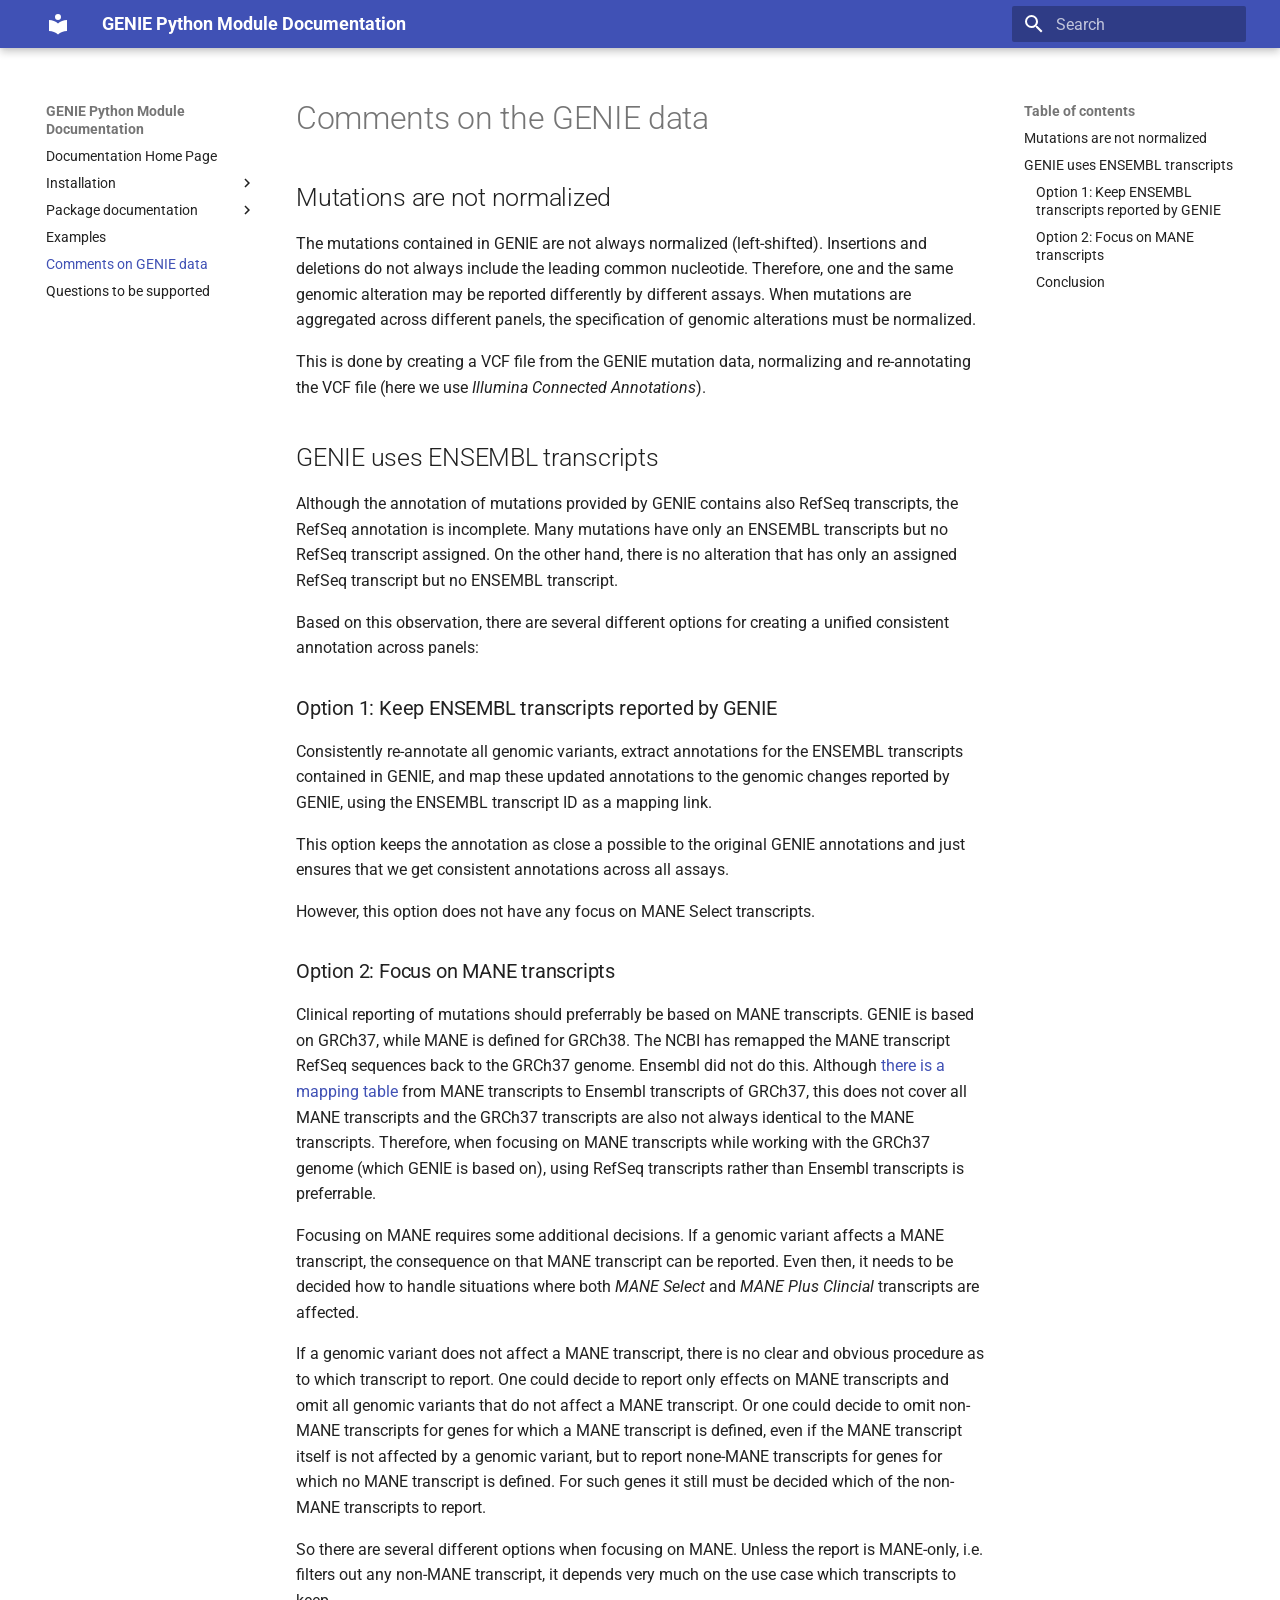
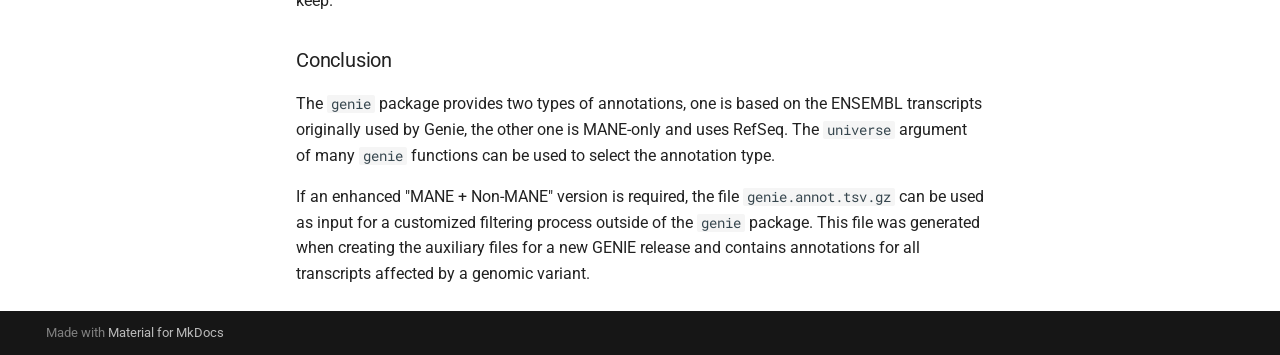
<file: comments/index.html>
<!doctype html>
<html lang="en" class="no-js">
  <head>
    
      <meta charset="utf-8">
      <meta name="viewport" content="width=device-width,initial-scale=1">
      
      
      
      
        <link rel="prev" href="../examples/">
      
      
        <link rel="next" href="../questions/">
      
      
      <link rel="icon" href="../assets/images/favicon.png">
      <meta name="generator" content="mkdocs-1.5.3, mkdocs-material-9.5.3">
    
    
      
        <title>Comments on GENIE data - GENIE Python Module Documentation</title>
      
    
    
      <link rel="stylesheet" href="../assets/stylesheets/main.50c56a3b.min.css">
      
      


    
    
      
    
    
      
        
        
        <link rel="preconnect" href="https://fonts.gstatic.com" crossorigin>
        <link rel="stylesheet" href="https://fonts.googleapis.com/css?family=Roboto:300,300i,400,400i,700,700i%7CRoboto+Mono:400,400i,700,700i&display=fallback">
        <style>:root{--md-text-font:"Roboto";--md-code-font:"Roboto Mono"}</style>
      
    
    
      <link rel="stylesheet" href="../assets/_mkdocstrings.css">
    
      <link rel="stylesheet" href="../css/custom.css">
    
    <script>__md_scope=new URL("..",location),__md_hash=e=>[...e].reduce((e,_)=>(e<<5)-e+_.charCodeAt(0),0),__md_get=(e,_=localStorage,t=__md_scope)=>JSON.parse(_.getItem(t.pathname+"."+e)),__md_set=(e,_,t=localStorage,a=__md_scope)=>{try{t.setItem(a.pathname+"."+e,JSON.stringify(_))}catch(e){}}</script>
    
      

    
    
    
  </head>
  
  
    <body dir="ltr">
  
    
    <input class="md-toggle" data-md-toggle="drawer" type="checkbox" id="__drawer" autocomplete="off">
    <input class="md-toggle" data-md-toggle="search" type="checkbox" id="__search" autocomplete="off">
    <label class="md-overlay" for="__drawer"></label>
    <div data-md-component="skip">
      
        
        <a href="#comments-on-the-genie-data" class="md-skip">
          Skip to content
        </a>
      
    </div>
    <div data-md-component="announce">
      
    </div>
    
    
      

  

<header class="md-header md-header--shadow" data-md-component="header">
  <nav class="md-header__inner md-grid" aria-label="Header">
    <a href=".." title="GENIE Python Module Documentation" class="md-header__button md-logo" aria-label="GENIE Python Module Documentation" data-md-component="logo">
      
  
  <svg xmlns="http://www.w3.org/2000/svg" viewBox="0 0 24 24"><path d="M12 8a3 3 0 0 0 3-3 3 3 0 0 0-3-3 3 3 0 0 0-3 3 3 3 0 0 0 3 3m0 3.54C9.64 9.35 6.5 8 3 8v11c3.5 0 6.64 1.35 9 3.54 2.36-2.19 5.5-3.54 9-3.54V8c-3.5 0-6.64 1.35-9 3.54Z"/></svg>

    </a>
    <label class="md-header__button md-icon" for="__drawer">
      
      <svg xmlns="http://www.w3.org/2000/svg" viewBox="0 0 24 24"><path d="M3 6h18v2H3V6m0 5h18v2H3v-2m0 5h18v2H3v-2Z"/></svg>
    </label>
    <div class="md-header__title" data-md-component="header-title">
      <div class="md-header__ellipsis">
        <div class="md-header__topic">
          <span class="md-ellipsis">
            GENIE Python Module Documentation
          </span>
        </div>
        <div class="md-header__topic" data-md-component="header-topic">
          <span class="md-ellipsis">
            
              Comments on GENIE data
            
          </span>
        </div>
      </div>
    </div>
    
    
      <script>var media,input,key,value,palette=__md_get("__palette");if(palette&&palette.color){"(prefers-color-scheme)"===palette.color.media&&(media=matchMedia("(prefers-color-scheme: light)"),input=document.querySelector(media.matches?"[data-md-color-media='(prefers-color-scheme: light)']":"[data-md-color-media='(prefers-color-scheme: dark)']"),palette.color.media=input.getAttribute("data-md-color-media"),palette.color.scheme=input.getAttribute("data-md-color-scheme"),palette.color.primary=input.getAttribute("data-md-color-primary"),palette.color.accent=input.getAttribute("data-md-color-accent"));for([key,value]of Object.entries(palette.color))document.body.setAttribute("data-md-color-"+key,value)}</script>
    
    
    
      <label class="md-header__button md-icon" for="__search">
        
        <svg xmlns="http://www.w3.org/2000/svg" viewBox="0 0 24 24"><path d="M9.5 3A6.5 6.5 0 0 1 16 9.5c0 1.61-.59 3.09-1.56 4.23l.27.27h.79l5 5-1.5 1.5-5-5v-.79l-.27-.27A6.516 6.516 0 0 1 9.5 16 6.5 6.5 0 0 1 3 9.5 6.5 6.5 0 0 1 9.5 3m0 2C7 5 5 7 5 9.5S7 14 9.5 14 14 12 14 9.5 12 5 9.5 5Z"/></svg>
      </label>
      <div class="md-search" data-md-component="search" role="dialog">
  <label class="md-search__overlay" for="__search"></label>
  <div class="md-search__inner" role="search">
    <form class="md-search__form" name="search">
      <input type="text" class="md-search__input" name="query" aria-label="Search" placeholder="Search" autocapitalize="off" autocorrect="off" autocomplete="off" spellcheck="false" data-md-component="search-query" required>
      <label class="md-search__icon md-icon" for="__search">
        
        <svg xmlns="http://www.w3.org/2000/svg" viewBox="0 0 24 24"><path d="M9.5 3A6.5 6.5 0 0 1 16 9.5c0 1.61-.59 3.09-1.56 4.23l.27.27h.79l5 5-1.5 1.5-5-5v-.79l-.27-.27A6.516 6.516 0 0 1 9.5 16 6.5 6.5 0 0 1 3 9.5 6.5 6.5 0 0 1 9.5 3m0 2C7 5 5 7 5 9.5S7 14 9.5 14 14 12 14 9.5 12 5 9.5 5Z"/></svg>
        
        <svg xmlns="http://www.w3.org/2000/svg" viewBox="0 0 24 24"><path d="M20 11v2H8l5.5 5.5-1.42 1.42L4.16 12l7.92-7.92L13.5 5.5 8 11h12Z"/></svg>
      </label>
      <nav class="md-search__options" aria-label="Search">
        
        <button type="reset" class="md-search__icon md-icon" title="Clear" aria-label="Clear" tabindex="-1">
          
          <svg xmlns="http://www.w3.org/2000/svg" viewBox="0 0 24 24"><path d="M19 6.41 17.59 5 12 10.59 6.41 5 5 6.41 10.59 12 5 17.59 6.41 19 12 13.41 17.59 19 19 17.59 13.41 12 19 6.41Z"/></svg>
        </button>
      </nav>
      
    </form>
    <div class="md-search__output">
      <div class="md-search__scrollwrap" data-md-scrollfix>
        <div class="md-search-result" data-md-component="search-result">
          <div class="md-search-result__meta">
            Initializing search
          </div>
          <ol class="md-search-result__list" role="presentation"></ol>
        </div>
      </div>
    </div>
  </div>
</div>
    
    
  </nav>
  
</header>
    
    <div class="md-container" data-md-component="container">
      
      
        
          
        
      
      <main class="md-main" data-md-component="main">
        <div class="md-main__inner md-grid">
          
            
              
              <div class="md-sidebar md-sidebar--primary" data-md-component="sidebar" data-md-type="navigation" >
                <div class="md-sidebar__scrollwrap">
                  <div class="md-sidebar__inner">
                    



<nav class="md-nav md-nav--primary" aria-label="Navigation" data-md-level="0">
  <label class="md-nav__title" for="__drawer">
    <a href=".." title="GENIE Python Module Documentation" class="md-nav__button md-logo" aria-label="GENIE Python Module Documentation" data-md-component="logo">
      
  
  <svg xmlns="http://www.w3.org/2000/svg" viewBox="0 0 24 24"><path d="M12 8a3 3 0 0 0 3-3 3 3 0 0 0-3-3 3 3 0 0 0-3 3 3 3 0 0 0 3 3m0 3.54C9.64 9.35 6.5 8 3 8v11c3.5 0 6.64 1.35 9 3.54 2.36-2.19 5.5-3.54 9-3.54V8c-3.5 0-6.64 1.35-9 3.54Z"/></svg>

    </a>
    GENIE Python Module Documentation
  </label>
  
  <ul class="md-nav__list" data-md-scrollfix>
    
      
      
  
  
  
  
    <li class="md-nav__item">
      <a href=".." class="md-nav__link">
        
  
  <span class="md-ellipsis">
    Documentation Home Page
  </span>
  

      </a>
    </li>
  

    
      
      
  
  
  
  
    
    
    
    
    
    <li class="md-nav__item md-nav__item--nested">
      
        
        
        
        <input class="md-nav__toggle md-toggle " type="checkbox" id="__nav_2" >
        
          
          <label class="md-nav__link" for="__nav_2" id="__nav_2_label" tabindex="0">
            
  
  <span class="md-ellipsis">
    Installation
  </span>
  

            <span class="md-nav__icon md-icon"></span>
          </label>
        
        <nav class="md-nav" data-md-level="1" aria-labelledby="__nav_2_label" aria-expanded="false">
          <label class="md-nav__title" for="__nav_2">
            <span class="md-nav__icon md-icon"></span>
            Installation
          </label>
          <ul class="md-nav__list" data-md-scrollfix>
            
              
                
  
  
  
  
    <li class="md-nav__item">
      <a href="../installation/" class="md-nav__link">
        
  
  <span class="md-ellipsis">
    Overview
  </span>
  

      </a>
    </li>
  

              
            
              
                
  
  
  
  
    <li class="md-nav__item">
      <a href="../python_env/" class="md-nav__link">
        
  
  <span class="md-ellipsis">
    Python environment
  </span>
  

      </a>
    </li>
  

              
            
              
                
  
  
  
  
    
    
    
    
    
    <li class="md-nav__item md-nav__item--nested">
      
        
        
        
        <input class="md-nav__toggle md-toggle " type="checkbox" id="__nav_2_3" >
        
          
          <label class="md-nav__link" for="__nav_2_3" id="__nav_2_3_label" tabindex="0">
            
  
  <span class="md-ellipsis">
    GENIE data
  </span>
  

            <span class="md-nav__icon md-icon"></span>
          </label>
        
        <nav class="md-nav" data-md-level="2" aria-labelledby="__nav_2_3_label" aria-expanded="false">
          <label class="md-nav__title" for="__nav_2_3">
            <span class="md-nav__icon md-icon"></span>
            GENIE data
          </label>
          <ul class="md-nav__list" data-md-scrollfix>
            
              
                
  
  
  
  
    <li class="md-nav__item">
      <a href="../download/" class="md-nav__link">
        
  
  <span class="md-ellipsis">
    Downloading GENIE data
  </span>
  

      </a>
    </li>
  

              
            
              
                
  
  
  
  
    <li class="md-nav__item">
      <a href="../annotate/" class="md-nav__link">
        
  
  <span class="md-ellipsis">
    Annotating mutations
  </span>
  

      </a>
    </li>
  

              
            
          </ul>
        </nav>
      
    </li>
  

              
            
          </ul>
        </nav>
      
    </li>
  

    
      
      
  
  
  
  
    
    
    
    
    
    <li class="md-nav__item md-nav__item--nested">
      
        
        
        
        <input class="md-nav__toggle md-toggle " type="checkbox" id="__nav_3" >
        
          
          <label class="md-nav__link" for="__nav_3" id="__nav_3_label" tabindex="0">
            
  
  <span class="md-ellipsis">
    Package documentation
  </span>
  

            <span class="md-nav__icon md-icon"></span>
          </label>
        
        <nav class="md-nav" data-md-level="1" aria-labelledby="__nav_3_label" aria-expanded="false">
          <label class="md-nav__title" for="__nav_3">
            <span class="md-nav__icon md-icon"></span>
            Package documentation
          </label>
          <ul class="md-nav__list" data-md-scrollfix>
            
              
                
  
  
  
  
    <li class="md-nav__item">
      <a href="../overview/" class="md-nav__link">
        
  
  <span class="md-ellipsis">
    Package overview
  </span>
  

      </a>
    </li>
  

              
            
              
                
  
  
  
  
    <li class="md-nav__item">
      <a href="../analysis_details/" class="md-nav__link">
        
  
  <span class="md-ellipsis">
    Analysis Details
  </span>
  

      </a>
    </li>
  

              
            
              
                
  
  
  
  
    <li class="md-nav__item">
      <a href="../reference/" class="md-nav__link">
        
  
  <span class="md-ellipsis">
    API documentation
  </span>
  

      </a>
    </li>
  

              
            
          </ul>
        </nav>
      
    </li>
  

    
      
      
  
  
  
  
    <li class="md-nav__item">
      <a href="../examples/" class="md-nav__link">
        
  
  <span class="md-ellipsis">
    Examples
  </span>
  

      </a>
    </li>
  

    
      
      
  
  
    
  
  
  
    <li class="md-nav__item md-nav__item--active">
      
      <input class="md-nav__toggle md-toggle" type="checkbox" id="__toc">
      
      
        
      
      
        <label class="md-nav__link md-nav__link--active" for="__toc">
          
  
  <span class="md-ellipsis">
    Comments on GENIE data
  </span>
  

          <span class="md-nav__icon md-icon"></span>
        </label>
      
      <a href="./" class="md-nav__link md-nav__link--active">
        
  
  <span class="md-ellipsis">
    Comments on GENIE data
  </span>
  

      </a>
      
        

<nav class="md-nav md-nav--secondary" aria-label="Table of contents">
  
  
  
    
  
  
    <label class="md-nav__title" for="__toc">
      <span class="md-nav__icon md-icon"></span>
      Table of contents
    </label>
    <ul class="md-nav__list" data-md-component="toc" data-md-scrollfix>
      
        <li class="md-nav__item">
  <a href="#mutations-are-not-normalized" class="md-nav__link">
    <span class="md-ellipsis">
      Mutations are not normalized
    </span>
  </a>
  
</li>
      
        <li class="md-nav__item">
  <a href="#genie-uses-ensembl-transcripts" class="md-nav__link">
    <span class="md-ellipsis">
      GENIE uses ENSEMBL transcripts
    </span>
  </a>
  
    <nav class="md-nav" aria-label="GENIE uses ENSEMBL transcripts">
      <ul class="md-nav__list">
        
          <li class="md-nav__item">
  <a href="#option-1-keep-ensembl-transcripts-reported-by-genie" class="md-nav__link">
    <span class="md-ellipsis">
      Option 1: Keep ENSEMBL transcripts reported by GENIE
    </span>
  </a>
  
</li>
        
          <li class="md-nav__item">
  <a href="#option-2-focus-on-mane-transcripts" class="md-nav__link">
    <span class="md-ellipsis">
      Option 2: Focus on MANE transcripts
    </span>
  </a>
  
</li>
        
          <li class="md-nav__item">
  <a href="#conclusion" class="md-nav__link">
    <span class="md-ellipsis">
      Conclusion
    </span>
  </a>
  
</li>
        
      </ul>
    </nav>
  
</li>
      
    </ul>
  
</nav>
      
    </li>
  

    
      
      
  
  
  
  
    <li class="md-nav__item">
      <a href="../questions/" class="md-nav__link">
        
  
  <span class="md-ellipsis">
    Questions to be supported
  </span>
  

      </a>
    </li>
  

    
  </ul>
</nav>
                  </div>
                </div>
              </div>
            
            
              
              <div class="md-sidebar md-sidebar--secondary" data-md-component="sidebar" data-md-type="toc" >
                <div class="md-sidebar__scrollwrap">
                  <div class="md-sidebar__inner">
                    

<nav class="md-nav md-nav--secondary" aria-label="Table of contents">
  
  
  
    
  
  
    <label class="md-nav__title" for="__toc">
      <span class="md-nav__icon md-icon"></span>
      Table of contents
    </label>
    <ul class="md-nav__list" data-md-component="toc" data-md-scrollfix>
      
        <li class="md-nav__item">
  <a href="#mutations-are-not-normalized" class="md-nav__link">
    <span class="md-ellipsis">
      Mutations are not normalized
    </span>
  </a>
  
</li>
      
        <li class="md-nav__item">
  <a href="#genie-uses-ensembl-transcripts" class="md-nav__link">
    <span class="md-ellipsis">
      GENIE uses ENSEMBL transcripts
    </span>
  </a>
  
    <nav class="md-nav" aria-label="GENIE uses ENSEMBL transcripts">
      <ul class="md-nav__list">
        
          <li class="md-nav__item">
  <a href="#option-1-keep-ensembl-transcripts-reported-by-genie" class="md-nav__link">
    <span class="md-ellipsis">
      Option 1: Keep ENSEMBL transcripts reported by GENIE
    </span>
  </a>
  
</li>
        
          <li class="md-nav__item">
  <a href="#option-2-focus-on-mane-transcripts" class="md-nav__link">
    <span class="md-ellipsis">
      Option 2: Focus on MANE transcripts
    </span>
  </a>
  
</li>
        
          <li class="md-nav__item">
  <a href="#conclusion" class="md-nav__link">
    <span class="md-ellipsis">
      Conclusion
    </span>
  </a>
  
</li>
        
      </ul>
    </nav>
  
</li>
      
    </ul>
  
</nav>
                  </div>
                </div>
              </div>
            
          
          
            <div class="md-content" data-md-component="content">
              <article class="md-content__inner md-typeset">
                
                  


<h1 id="comments-on-the-genie-data">Comments on the GENIE data</h1>
<h2 id="mutations-are-not-normalized">Mutations are not normalized</h2>
<p>The mutations contained in GENIE are not always normalized (left-shifted).
Insertions and deletions do not always include the leading common nucleotide.
Therefore, one and the same genomic alteration may be reported differently by
different assays. When mutations are aggregated across different panels, the
specification of genomic alterations must be normalized.</p>
<p>This is done by creating a VCF file from the GENIE mutation data, normalizing
and re-annotating the VCF file (here we use <em>Illumina Connected Annotations</em>).</p>
<h2 id="genie-uses-ensembl-transcripts">GENIE uses ENSEMBL transcripts</h2>
<p>Although the annotation of mutations provided by GENIE contains also RefSeq
transcripts, the RefSeq annotation is incomplete. Many mutations have only an
ENSEMBL transcripts but no RefSeq transcript assigned. On the other hand, there
is no alteration that has only an assigned RefSeq transcript but no ENSEMBL
transcript.</p>
<p>Based on this observation, there are several different options for creating a
unified consistent annotation across panels:</p>
<h3 id="option-1-keep-ensembl-transcripts-reported-by-genie">Option 1: Keep ENSEMBL transcripts reported by GENIE</h3>
<p>Consistently re-annotate all genomic variants, extract annotations for the
ENSEMBL transcripts contained in GENIE, and map these updated annotations to the
genomic changes reported by GENIE, using the ENSEMBL transcript ID as a mapping
link.</p>
<p>This option keeps the annotation as close a possible to the original GENIE
annotations and just ensures that we get consistent annotations across all
assays.</p>
<p>However, this option does not have any focus on MANE Select transcripts.</p>
<h3 id="option-2-focus-on-mane-transcripts">Option 2: Focus on MANE transcripts</h3>
<p>Clinical reporting of mutations should preferrably be based on MANE transcripts.
GENIE is based on GRCh37, while MANE is defined for GRCh38. The NCBI has
remapped the MANE transcript RefSeq sequences back to the GRCh37 genome. Ensembl
did not do this. Although <a href="http://tark.ensembl.org/web/mane_GRCh37_list/">there is a mapping table</a> from MANE transcripts to Ensembl
transcripts of GRCh37, this does not cover all MANE transcripts and the GRCh37
transcripts are also not always identical to the MANE transcripts. Therefore,
when focusing on MANE transcripts while working with the GRCh37 genome (which
GENIE is based on), using RefSeq transcripts rather than Ensembl transcripts is
preferrable.</p>
<p>Focusing on MANE requires some additional decisions. If a genomic variant
affects a MANE transcript, the consequence on that MANE transcript can be
reported. Even then, it needs to be decided how to handle situations where both
<em>MANE Select</em> and <em>MANE Plus Clincial</em> transcripts are affected.</p>
<p>If a genomic variant does not affect a MANE transcript, there is no clear and
obvious procedure as to which transcript to report. One could decide to report
only effects on MANE transcripts and omit all genomic variants that do not
affect a MANE transcript. Or one could decide to omit non-MANE transcripts for
genes for which a MANE transcript is defined, even if the MANE transcript itself
is not affected by a genomic variant, but to report none-MANE transcripts for
genes for which no MANE transcript is defined. For such genes it still must be
decided which of the non-MANE transcripts to report.</p>
<p>So there are several different options when focusing on MANE. Unless the report
is MANE-only, i.e. filters out any non-MANE transcript, it depends very much on
the use case which transcripts to keep.</p>
<h3 id="conclusion">Conclusion</h3>
<p>The <code>genie</code> package provides two types of annotations, one is based on the
ENSEMBL transcripts originally used by Genie, the other one is MANE-only and
uses RefSeq. The <code>universe</code> argument of many <code>genie</code> functions can be used to
select the annotation type.</p>
<p>If an enhanced "MANE + Non-MANE" version is required, the file
<code>genie.annot.tsv.gz</code> can be used as input for a customized filtering process
outside of the <code>genie</code> package. This file was generated when creating the
auxiliary files for a new GENIE release and contains annotations for all
transcripts affected by a genomic variant.  </p>












                
              </article>
            </div>
          
          
<script>var target=document.getElementById(location.hash.slice(1));target&&target.name&&(target.checked=target.name.startsWith("__tabbed_"))</script>
        </div>
        
      </main>
      
        <footer class="md-footer">
  
  <div class="md-footer-meta md-typeset">
    <div class="md-footer-meta__inner md-grid">
      <div class="md-copyright">
  
  
    Made with
    <a href="https://squidfunk.github.io/mkdocs-material/" target="_blank" rel="noopener">
      Material for MkDocs
    </a>
  
</div>
      
    </div>
  </div>
</footer>
      
    </div>
    <div class="md-dialog" data-md-component="dialog">
      <div class="md-dialog__inner md-typeset"></div>
    </div>
    
    
    <script id="__config" type="application/json">{"base": "..", "features": ["content.code.copy"], "search": "../assets/javascripts/workers/search.f886a092.min.js", "translations": {"clipboard.copied": "Copied to clipboard", "clipboard.copy": "Copy to clipboard", "search.result.more.one": "1 more on this page", "search.result.more.other": "# more on this page", "search.result.none": "No matching documents", "search.result.one": "1 matching document", "search.result.other": "# matching documents", "search.result.placeholder": "Type to start searching", "search.result.term.missing": "Missing", "select.version": "Select version"}}</script>
    
    
      <script src="../assets/javascripts/bundle.d7c377c4.min.js"></script>
      
    
  </body>
</html>
</file>
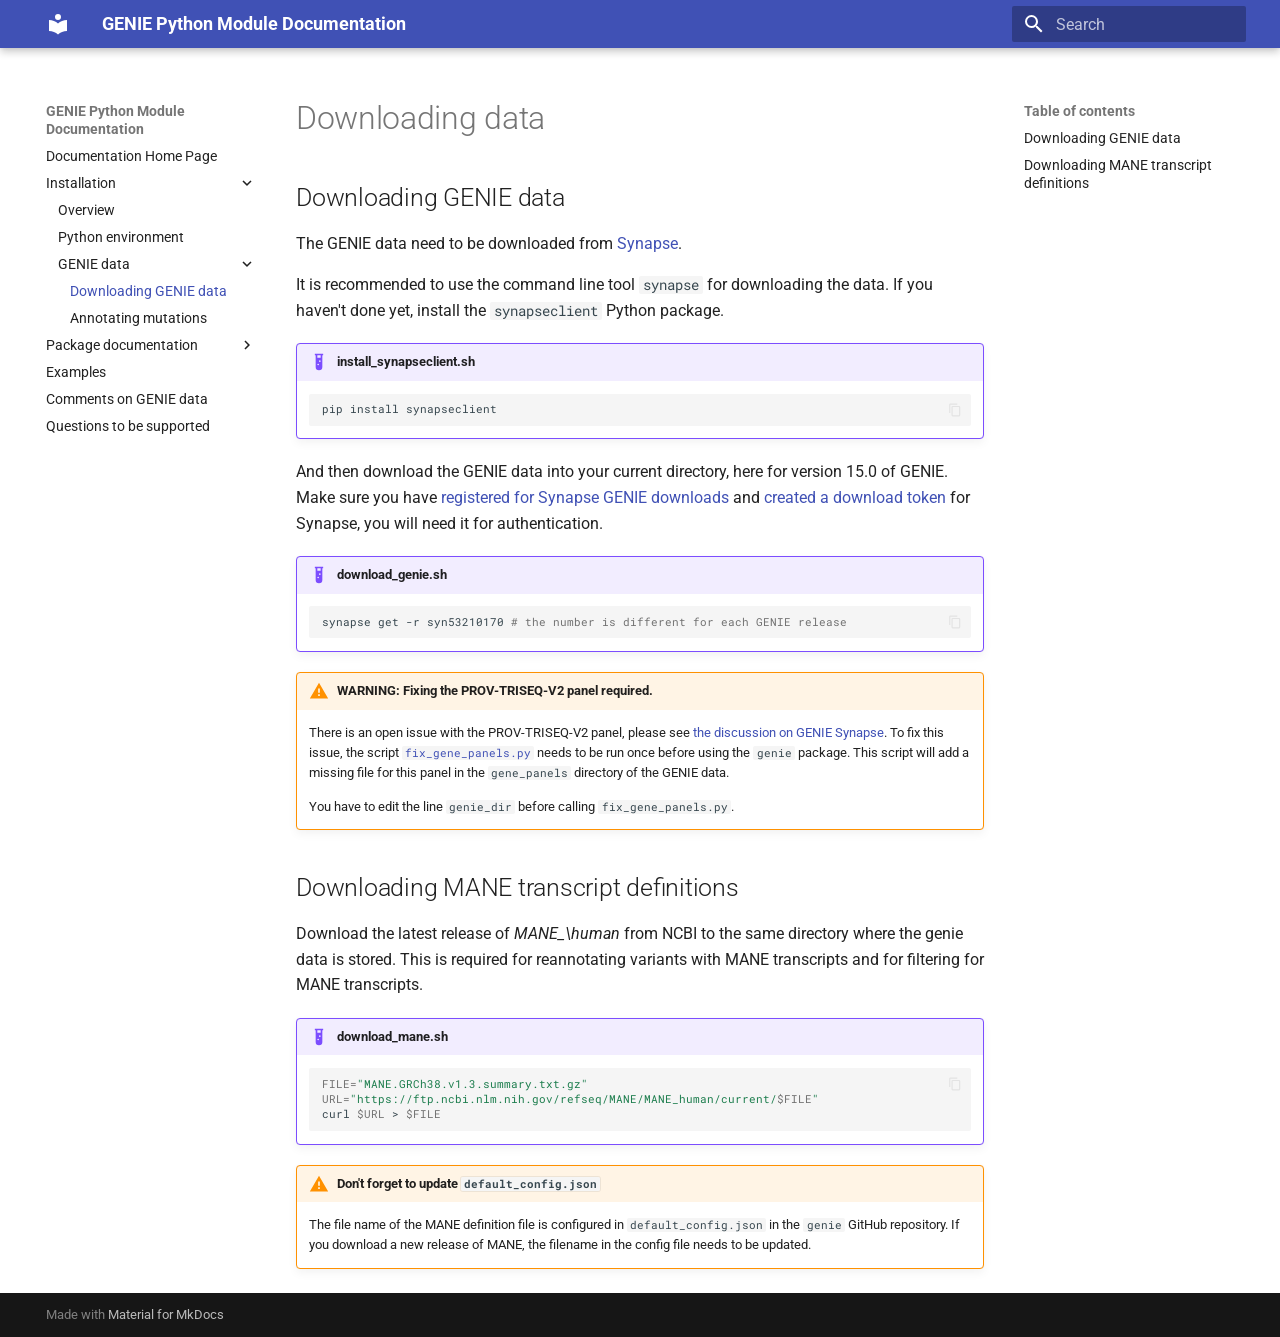
<file: download/index.html>
<!doctype html>
<html lang="en" class="no-js">
  <head>
    
      <meta charset="utf-8">
      <meta name="viewport" content="width=device-width,initial-scale=1">
      
      
      
      
        <link rel="prev" href="../python_env/">
      
      
        <link rel="next" href="../annotate/">
      
      
      <link rel="icon" href="../assets/images/favicon.png">
      <meta name="generator" content="mkdocs-1.5.3, mkdocs-material-9.5.3">
    
    
      
        <title>Downloading GENIE data - GENIE Python Module Documentation</title>
      
    
    
      <link rel="stylesheet" href="../assets/stylesheets/main.50c56a3b.min.css">
      
      


    
    
      
    
    
      
        
        
        <link rel="preconnect" href="https://fonts.gstatic.com" crossorigin>
        <link rel="stylesheet" href="https://fonts.googleapis.com/css?family=Roboto:300,300i,400,400i,700,700i%7CRoboto+Mono:400,400i,700,700i&display=fallback">
        <style>:root{--md-text-font:"Roboto";--md-code-font:"Roboto Mono"}</style>
      
    
    
      <link rel="stylesheet" href="../assets/_mkdocstrings.css">
    
      <link rel="stylesheet" href="../css/custom.css">
    
    <script>__md_scope=new URL("..",location),__md_hash=e=>[...e].reduce((e,_)=>(e<<5)-e+_.charCodeAt(0),0),__md_get=(e,_=localStorage,t=__md_scope)=>JSON.parse(_.getItem(t.pathname+"."+e)),__md_set=(e,_,t=localStorage,a=__md_scope)=>{try{t.setItem(a.pathname+"."+e,JSON.stringify(_))}catch(e){}}</script>
    
      

    
    
    
  </head>
  
  
    <body dir="ltr">
  
    
    <input class="md-toggle" data-md-toggle="drawer" type="checkbox" id="__drawer" autocomplete="off">
    <input class="md-toggle" data-md-toggle="search" type="checkbox" id="__search" autocomplete="off">
    <label class="md-overlay" for="__drawer"></label>
    <div data-md-component="skip">
      
        
        <a href="#downloading-data" class="md-skip">
          Skip to content
        </a>
      
    </div>
    <div data-md-component="announce">
      
    </div>
    
    
      

  

<header class="md-header md-header--shadow" data-md-component="header">
  <nav class="md-header__inner md-grid" aria-label="Header">
    <a href=".." title="GENIE Python Module Documentation" class="md-header__button md-logo" aria-label="GENIE Python Module Documentation" data-md-component="logo">
      
  
  <svg xmlns="http://www.w3.org/2000/svg" viewBox="0 0 24 24"><path d="M12 8a3 3 0 0 0 3-3 3 3 0 0 0-3-3 3 3 0 0 0-3 3 3 3 0 0 0 3 3m0 3.54C9.64 9.35 6.5 8 3 8v11c3.5 0 6.64 1.35 9 3.54 2.36-2.19 5.5-3.54 9-3.54V8c-3.5 0-6.64 1.35-9 3.54Z"/></svg>

    </a>
    <label class="md-header__button md-icon" for="__drawer">
      
      <svg xmlns="http://www.w3.org/2000/svg" viewBox="0 0 24 24"><path d="M3 6h18v2H3V6m0 5h18v2H3v-2m0 5h18v2H3v-2Z"/></svg>
    </label>
    <div class="md-header__title" data-md-component="header-title">
      <div class="md-header__ellipsis">
        <div class="md-header__topic">
          <span class="md-ellipsis">
            GENIE Python Module Documentation
          </span>
        </div>
        <div class="md-header__topic" data-md-component="header-topic">
          <span class="md-ellipsis">
            
              Downloading GENIE data
            
          </span>
        </div>
      </div>
    </div>
    
    
      <script>var media,input,key,value,palette=__md_get("__palette");if(palette&&palette.color){"(prefers-color-scheme)"===palette.color.media&&(media=matchMedia("(prefers-color-scheme: light)"),input=document.querySelector(media.matches?"[data-md-color-media='(prefers-color-scheme: light)']":"[data-md-color-media='(prefers-color-scheme: dark)']"),palette.color.media=input.getAttribute("data-md-color-media"),palette.color.scheme=input.getAttribute("data-md-color-scheme"),palette.color.primary=input.getAttribute("data-md-color-primary"),palette.color.accent=input.getAttribute("data-md-color-accent"));for([key,value]of Object.entries(palette.color))document.body.setAttribute("data-md-color-"+key,value)}</script>
    
    
    
      <label class="md-header__button md-icon" for="__search">
        
        <svg xmlns="http://www.w3.org/2000/svg" viewBox="0 0 24 24"><path d="M9.5 3A6.5 6.5 0 0 1 16 9.5c0 1.61-.59 3.09-1.56 4.23l.27.27h.79l5 5-1.5 1.5-5-5v-.79l-.27-.27A6.516 6.516 0 0 1 9.5 16 6.5 6.5 0 0 1 3 9.5 6.5 6.5 0 0 1 9.5 3m0 2C7 5 5 7 5 9.5S7 14 9.5 14 14 12 14 9.5 12 5 9.5 5Z"/></svg>
      </label>
      <div class="md-search" data-md-component="search" role="dialog">
  <label class="md-search__overlay" for="__search"></label>
  <div class="md-search__inner" role="search">
    <form class="md-search__form" name="search">
      <input type="text" class="md-search__input" name="query" aria-label="Search" placeholder="Search" autocapitalize="off" autocorrect="off" autocomplete="off" spellcheck="false" data-md-component="search-query" required>
      <label class="md-search__icon md-icon" for="__search">
        
        <svg xmlns="http://www.w3.org/2000/svg" viewBox="0 0 24 24"><path d="M9.5 3A6.5 6.5 0 0 1 16 9.5c0 1.61-.59 3.09-1.56 4.23l.27.27h.79l5 5-1.5 1.5-5-5v-.79l-.27-.27A6.516 6.516 0 0 1 9.5 16 6.5 6.5 0 0 1 3 9.5 6.5 6.5 0 0 1 9.5 3m0 2C7 5 5 7 5 9.5S7 14 9.5 14 14 12 14 9.5 12 5 9.5 5Z"/></svg>
        
        <svg xmlns="http://www.w3.org/2000/svg" viewBox="0 0 24 24"><path d="M20 11v2H8l5.5 5.5-1.42 1.42L4.16 12l7.92-7.92L13.5 5.5 8 11h12Z"/></svg>
      </label>
      <nav class="md-search__options" aria-label="Search">
        
        <button type="reset" class="md-search__icon md-icon" title="Clear" aria-label="Clear" tabindex="-1">
          
          <svg xmlns="http://www.w3.org/2000/svg" viewBox="0 0 24 24"><path d="M19 6.41 17.59 5 12 10.59 6.41 5 5 6.41 10.59 12 5 17.59 6.41 19 12 13.41 17.59 19 19 17.59 13.41 12 19 6.41Z"/></svg>
        </button>
      </nav>
      
    </form>
    <div class="md-search__output">
      <div class="md-search__scrollwrap" data-md-scrollfix>
        <div class="md-search-result" data-md-component="search-result">
          <div class="md-search-result__meta">
            Initializing search
          </div>
          <ol class="md-search-result__list" role="presentation"></ol>
        </div>
      </div>
    </div>
  </div>
</div>
    
    
  </nav>
  
</header>
    
    <div class="md-container" data-md-component="container">
      
      
        
          
        
      
      <main class="md-main" data-md-component="main">
        <div class="md-main__inner md-grid">
          
            
              
              <div class="md-sidebar md-sidebar--primary" data-md-component="sidebar" data-md-type="navigation" >
                <div class="md-sidebar__scrollwrap">
                  <div class="md-sidebar__inner">
                    



<nav class="md-nav md-nav--primary" aria-label="Navigation" data-md-level="0">
  <label class="md-nav__title" for="__drawer">
    <a href=".." title="GENIE Python Module Documentation" class="md-nav__button md-logo" aria-label="GENIE Python Module Documentation" data-md-component="logo">
      
  
  <svg xmlns="http://www.w3.org/2000/svg" viewBox="0 0 24 24"><path d="M12 8a3 3 0 0 0 3-3 3 3 0 0 0-3-3 3 3 0 0 0-3 3 3 3 0 0 0 3 3m0 3.54C9.64 9.35 6.5 8 3 8v11c3.5 0 6.64 1.35 9 3.54 2.36-2.19 5.5-3.54 9-3.54V8c-3.5 0-6.64 1.35-9 3.54Z"/></svg>

    </a>
    GENIE Python Module Documentation
  </label>
  
  <ul class="md-nav__list" data-md-scrollfix>
    
      
      
  
  
  
  
    <li class="md-nav__item">
      <a href=".." class="md-nav__link">
        
  
  <span class="md-ellipsis">
    Documentation Home Page
  </span>
  

      </a>
    </li>
  

    
      
      
  
  
    
  
  
  
    
    
    
    
    
    <li class="md-nav__item md-nav__item--active md-nav__item--nested">
      
        
        
        
        <input class="md-nav__toggle md-toggle " type="checkbox" id="__nav_2" checked>
        
          
          <label class="md-nav__link" for="__nav_2" id="__nav_2_label" tabindex="0">
            
  
  <span class="md-ellipsis">
    Installation
  </span>
  

            <span class="md-nav__icon md-icon"></span>
          </label>
        
        <nav class="md-nav" data-md-level="1" aria-labelledby="__nav_2_label" aria-expanded="true">
          <label class="md-nav__title" for="__nav_2">
            <span class="md-nav__icon md-icon"></span>
            Installation
          </label>
          <ul class="md-nav__list" data-md-scrollfix>
            
              
                
  
  
  
  
    <li class="md-nav__item">
      <a href="../installation/" class="md-nav__link">
        
  
  <span class="md-ellipsis">
    Overview
  </span>
  

      </a>
    </li>
  

              
            
              
                
  
  
  
  
    <li class="md-nav__item">
      <a href="../python_env/" class="md-nav__link">
        
  
  <span class="md-ellipsis">
    Python environment
  </span>
  

      </a>
    </li>
  

              
            
              
                
  
  
    
  
  
  
    
    
    
    
    
    <li class="md-nav__item md-nav__item--active md-nav__item--nested">
      
        
        
        
        <input class="md-nav__toggle md-toggle " type="checkbox" id="__nav_2_3" checked>
        
          
          <label class="md-nav__link" for="__nav_2_3" id="__nav_2_3_label" tabindex="0">
            
  
  <span class="md-ellipsis">
    GENIE data
  </span>
  

            <span class="md-nav__icon md-icon"></span>
          </label>
        
        <nav class="md-nav" data-md-level="2" aria-labelledby="__nav_2_3_label" aria-expanded="true">
          <label class="md-nav__title" for="__nav_2_3">
            <span class="md-nav__icon md-icon"></span>
            GENIE data
          </label>
          <ul class="md-nav__list" data-md-scrollfix>
            
              
                
  
  
    
  
  
  
    <li class="md-nav__item md-nav__item--active">
      
      <input class="md-nav__toggle md-toggle" type="checkbox" id="__toc">
      
      
        
      
      
        <label class="md-nav__link md-nav__link--active" for="__toc">
          
  
  <span class="md-ellipsis">
    Downloading GENIE data
  </span>
  

          <span class="md-nav__icon md-icon"></span>
        </label>
      
      <a href="./" class="md-nav__link md-nav__link--active">
        
  
  <span class="md-ellipsis">
    Downloading GENIE data
  </span>
  

      </a>
      
        

<nav class="md-nav md-nav--secondary" aria-label="Table of contents">
  
  
  
    
  
  
    <label class="md-nav__title" for="__toc">
      <span class="md-nav__icon md-icon"></span>
      Table of contents
    </label>
    <ul class="md-nav__list" data-md-component="toc" data-md-scrollfix>
      
        <li class="md-nav__item">
  <a href="#downloading-genie-data" class="md-nav__link">
    <span class="md-ellipsis">
      Downloading GENIE data
    </span>
  </a>
  
</li>
      
        <li class="md-nav__item">
  <a href="#downloading-mane-transcript-definitions" class="md-nav__link">
    <span class="md-ellipsis">
      Downloading MANE transcript definitions
    </span>
  </a>
  
</li>
      
    </ul>
  
</nav>
      
    </li>
  

              
            
              
                
  
  
  
  
    <li class="md-nav__item">
      <a href="../annotate/" class="md-nav__link">
        
  
  <span class="md-ellipsis">
    Annotating mutations
  </span>
  

      </a>
    </li>
  

              
            
          </ul>
        </nav>
      
    </li>
  

              
            
          </ul>
        </nav>
      
    </li>
  

    
      
      
  
  
  
  
    
    
    
    
    
    <li class="md-nav__item md-nav__item--nested">
      
        
        
        
        <input class="md-nav__toggle md-toggle " type="checkbox" id="__nav_3" >
        
          
          <label class="md-nav__link" for="__nav_3" id="__nav_3_label" tabindex="0">
            
  
  <span class="md-ellipsis">
    Package documentation
  </span>
  

            <span class="md-nav__icon md-icon"></span>
          </label>
        
        <nav class="md-nav" data-md-level="1" aria-labelledby="__nav_3_label" aria-expanded="false">
          <label class="md-nav__title" for="__nav_3">
            <span class="md-nav__icon md-icon"></span>
            Package documentation
          </label>
          <ul class="md-nav__list" data-md-scrollfix>
            
              
                
  
  
  
  
    <li class="md-nav__item">
      <a href="../overview/" class="md-nav__link">
        
  
  <span class="md-ellipsis">
    Package overview
  </span>
  

      </a>
    </li>
  

              
            
              
                
  
  
  
  
    <li class="md-nav__item">
      <a href="../analysis_details/" class="md-nav__link">
        
  
  <span class="md-ellipsis">
    Analysis Details
  </span>
  

      </a>
    </li>
  

              
            
              
                
  
  
  
  
    <li class="md-nav__item">
      <a href="../reference/" class="md-nav__link">
        
  
  <span class="md-ellipsis">
    API documentation
  </span>
  

      </a>
    </li>
  

              
            
          </ul>
        </nav>
      
    </li>
  

    
      
      
  
  
  
  
    <li class="md-nav__item">
      <a href="../examples/" class="md-nav__link">
        
  
  <span class="md-ellipsis">
    Examples
  </span>
  

      </a>
    </li>
  

    
      
      
  
  
  
  
    <li class="md-nav__item">
      <a href="../comments/" class="md-nav__link">
        
  
  <span class="md-ellipsis">
    Comments on GENIE data
  </span>
  

      </a>
    </li>
  

    
      
      
  
  
  
  
    <li class="md-nav__item">
      <a href="../questions/" class="md-nav__link">
        
  
  <span class="md-ellipsis">
    Questions to be supported
  </span>
  

      </a>
    </li>
  

    
  </ul>
</nav>
                  </div>
                </div>
              </div>
            
            
              
              <div class="md-sidebar md-sidebar--secondary" data-md-component="sidebar" data-md-type="toc" >
                <div class="md-sidebar__scrollwrap">
                  <div class="md-sidebar__inner">
                    

<nav class="md-nav md-nav--secondary" aria-label="Table of contents">
  
  
  
    
  
  
    <label class="md-nav__title" for="__toc">
      <span class="md-nav__icon md-icon"></span>
      Table of contents
    </label>
    <ul class="md-nav__list" data-md-component="toc" data-md-scrollfix>
      
        <li class="md-nav__item">
  <a href="#downloading-genie-data" class="md-nav__link">
    <span class="md-ellipsis">
      Downloading GENIE data
    </span>
  </a>
  
</li>
      
        <li class="md-nav__item">
  <a href="#downloading-mane-transcript-definitions" class="md-nav__link">
    <span class="md-ellipsis">
      Downloading MANE transcript definitions
    </span>
  </a>
  
</li>
      
    </ul>
  
</nav>
                  </div>
                </div>
              </div>
            
          
          
            <div class="md-content" data-md-component="content">
              <article class="md-content__inner md-typeset">
                
                  


<h1 id="downloading-data">Downloading data</h1>
<h2 id="downloading-genie-data">Downloading GENIE data</h2>
<p>The GENIE data need to be downloaded from
<a href="https://www.synapse.org/#!Synapse:syn7222066/wiki/410924">Synapse</a>.</p>
<p>It is recommended to use the command line tool <code>synapse</code> for downloading the
data. If you haven't done yet, install the <code>synapseclient</code> Python package.</p>
<div class="admonition example">
<p class="admonition-title">install_synapseclient.sh</p>
<div class="language-sh highlight"><pre><span></span><code><span id="__span-0-1"><a id="__codelineno-0-1" name="__codelineno-0-1" href="#__codelineno-0-1"></a>pip<span class="w"> </span>install<span class="w"> </span>synapseclient
</span></code></pre></div>
</div>
<p>And then download the GENIE data into your current directory, here for version
15.0 of GENIE. Make sure you have <a href="https://help.synapse.org/docs/Managing-Your-Account.2055405596.html">registered for Synapse GENIE
downloads</a>
and <a href="https://www.synapse.org/#!PersonalAccessTokens:">created a download token</a>
for Synapse, you will need it for authentication.</p>
<div class="admonition example">
<p class="admonition-title">download_genie.sh</p>
<div class="language-sh highlight"><pre><span></span><code><span id="__span-1-1"><a id="__codelineno-1-1" name="__codelineno-1-1" href="#__codelineno-1-1"></a>synapse<span class="w"> </span>get<span class="w"> </span>-r<span class="w"> </span>syn53210170<span class="w"> </span><span class="c1"># the number is different for each GENIE release</span>
</span></code></pre></div>
</div>
<div class="admonition warning">
<p class="admonition-title">WARNING: Fixing the PROV-TRISEQ-V2 panel required.</p>
<p>There is an open issue with the PROV-TRISEQ-V2 panel, please see <a href="https://www.synapse.org/#!Synapse:syn7222066/discussion/threadId=10045">the
discussion on GENIE Synapse</a>. To
fix this issue, the script <a href="https://github.com/heseber/genie.parser/blob/main/fix_gene_panels.py"><code>fix_gene_panels.py</code></a>
needs to be run once before using the <code>genie</code> package. This script will add
a missing file for this panel in the <code>gene_panels</code> directory of the GENIE
data.</p>
<p>You have to edit the line <code>genie_dir</code> before calling <code>fix_gene_panels.py</code>.</p>
</div>
<h2 id="downloading-mane-transcript-definitions">Downloading MANE transcript definitions</h2>
<p>Download the latest release of <em>MANE_\human</em> from NCBI to the same directory
where the genie data is stored. This is required for reannotating variants with
MANE transcripts and for filtering for MANE transcripts.</p>
<div class="admonition example">
<p class="admonition-title">download_mane.sh</p>
<div class="language-sh highlight"><pre><span></span><code><span id="__span-2-1"><a id="__codelineno-2-1" name="__codelineno-2-1" href="#__codelineno-2-1"></a><span class="nv">FILE</span><span class="o">=</span><span class="s2">&quot;MANE.GRCh38.v1.3.summary.txt.gz&quot;</span>
</span><span id="__span-2-2"><a id="__codelineno-2-2" name="__codelineno-2-2" href="#__codelineno-2-2"></a><span class="nv">URL</span><span class="o">=</span><span class="s2">&quot;https://ftp.ncbi.nlm.nih.gov/refseq/MANE/MANE_human/current/</span><span class="nv">$FILE</span><span class="s2">&quot;</span>
</span><span id="__span-2-3"><a id="__codelineno-2-3" name="__codelineno-2-3" href="#__codelineno-2-3"></a>curl<span class="w"> </span><span class="nv">$URL</span><span class="w"> </span>&gt;<span class="w"> </span><span class="nv">$FILE</span>
</span></code></pre></div>
</div>
<div class="admonition warning">
<p class="admonition-title">Don't forget to update <code>default_config.json</code></p>
<p>The file name of the MANE definition file is configured in
<code>default_config.json</code> in the <code>genie</code> GitHub repository. If you download a
new release of MANE, the filename in the config file needs to be updated.</p>
</div>












                
              </article>
            </div>
          
          
<script>var target=document.getElementById(location.hash.slice(1));target&&target.name&&(target.checked=target.name.startsWith("__tabbed_"))</script>
        </div>
        
      </main>
      
        <footer class="md-footer">
  
  <div class="md-footer-meta md-typeset">
    <div class="md-footer-meta__inner md-grid">
      <div class="md-copyright">
  
  
    Made with
    <a href="https://squidfunk.github.io/mkdocs-material/" target="_blank" rel="noopener">
      Material for MkDocs
    </a>
  
</div>
      
    </div>
  </div>
</footer>
      
    </div>
    <div class="md-dialog" data-md-component="dialog">
      <div class="md-dialog__inner md-typeset"></div>
    </div>
    
    
    <script id="__config" type="application/json">{"base": "..", "features": ["content.code.copy"], "search": "../assets/javascripts/workers/search.f886a092.min.js", "translations": {"clipboard.copied": "Copied to clipboard", "clipboard.copy": "Copy to clipboard", "search.result.more.one": "1 more on this page", "search.result.more.other": "# more on this page", "search.result.none": "No matching documents", "search.result.one": "1 matching document", "search.result.other": "# matching documents", "search.result.placeholder": "Type to start searching", "search.result.term.missing": "Missing", "select.version": "Select version"}}</script>
    
    
      <script src="../assets/javascripts/bundle.d7c377c4.min.js"></script>
      
    
  </body>
</html>
</file>
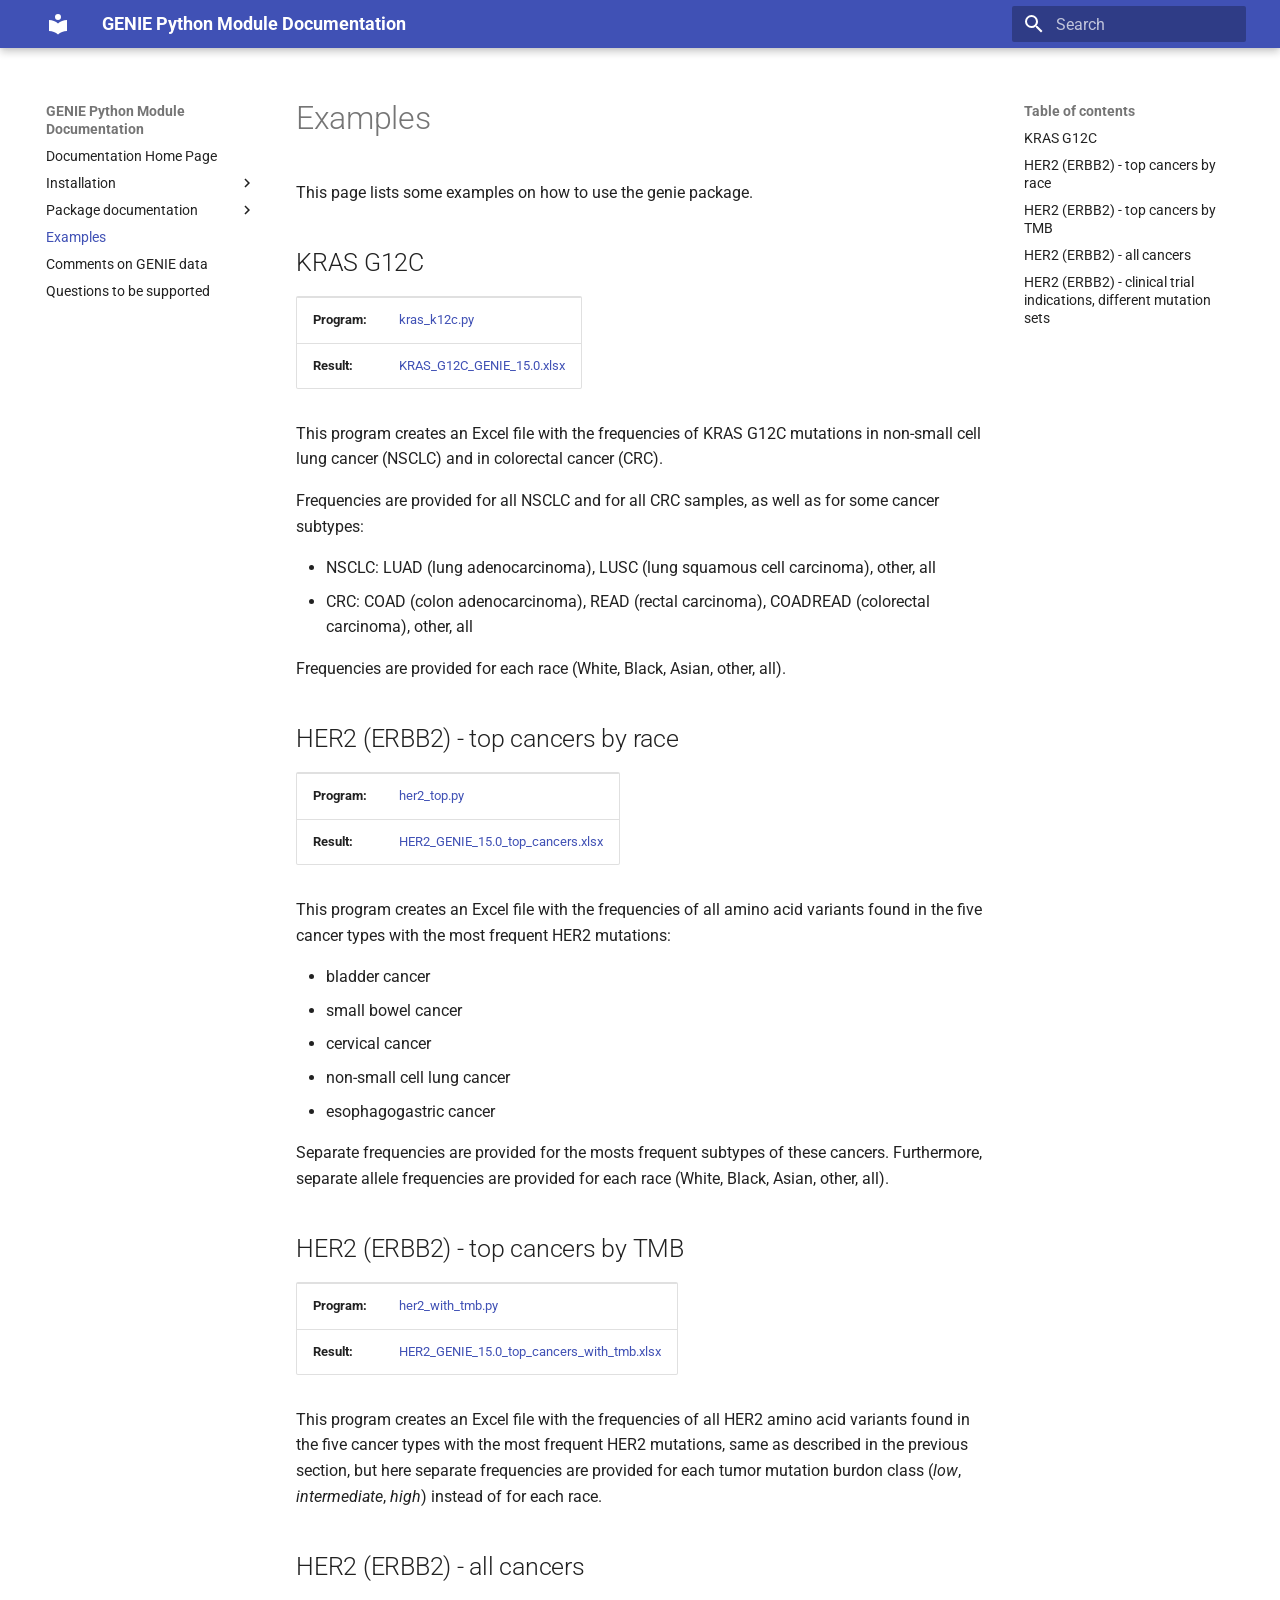
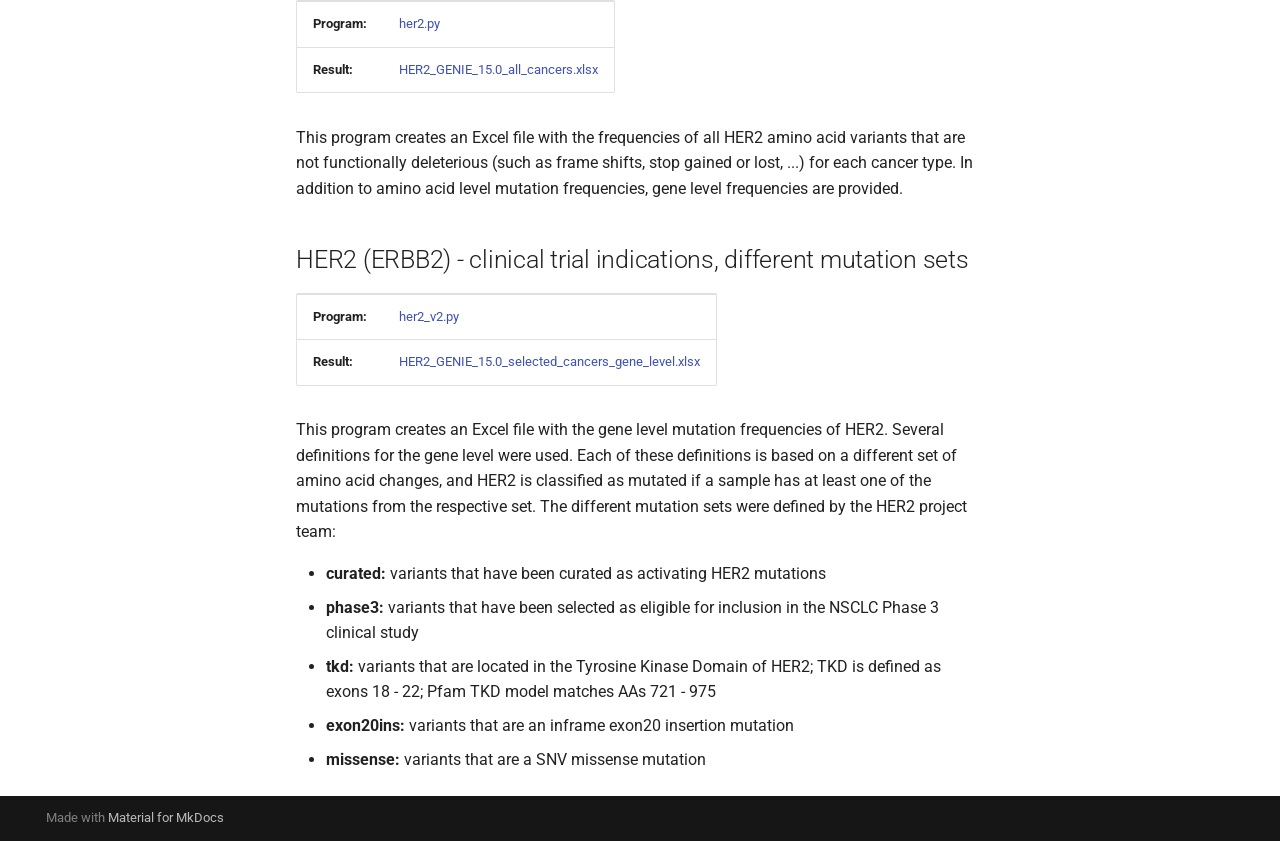
<file: examples/index.html>
<!doctype html>
<html lang="en" class="no-js">
  <head>
    
      <meta charset="utf-8">
      <meta name="viewport" content="width=device-width,initial-scale=1">
      
      
      
      
        <link rel="prev" href="../reference/">
      
      
        <link rel="next" href="../comments/">
      
      
      <link rel="icon" href="../assets/images/favicon.png">
      <meta name="generator" content="mkdocs-1.5.3, mkdocs-material-9.5.3">
    
    
      
        <title>Examples - GENIE Python Module Documentation</title>
      
    
    
      <link rel="stylesheet" href="../assets/stylesheets/main.50c56a3b.min.css">
      
      


    
    
      
    
    
      
        
        
        <link rel="preconnect" href="https://fonts.gstatic.com" crossorigin>
        <link rel="stylesheet" href="https://fonts.googleapis.com/css?family=Roboto:300,300i,400,400i,700,700i%7CRoboto+Mono:400,400i,700,700i&display=fallback">
        <style>:root{--md-text-font:"Roboto";--md-code-font:"Roboto Mono"}</style>
      
    
    
      <link rel="stylesheet" href="../assets/_mkdocstrings.css">
    
      <link rel="stylesheet" href="../css/custom.css">
    
    <script>__md_scope=new URL("..",location),__md_hash=e=>[...e].reduce((e,_)=>(e<<5)-e+_.charCodeAt(0),0),__md_get=(e,_=localStorage,t=__md_scope)=>JSON.parse(_.getItem(t.pathname+"."+e)),__md_set=(e,_,t=localStorage,a=__md_scope)=>{try{t.setItem(a.pathname+"."+e,JSON.stringify(_))}catch(e){}}</script>
    
      

    
    
    
  </head>
  
  
    <body dir="ltr">
  
    
    <input class="md-toggle" data-md-toggle="drawer" type="checkbox" id="__drawer" autocomplete="off">
    <input class="md-toggle" data-md-toggle="search" type="checkbox" id="__search" autocomplete="off">
    <label class="md-overlay" for="__drawer"></label>
    <div data-md-component="skip">
      
        
        <a href="#examples" class="md-skip">
          Skip to content
        </a>
      
    </div>
    <div data-md-component="announce">
      
    </div>
    
    
      

  

<header class="md-header md-header--shadow" data-md-component="header">
  <nav class="md-header__inner md-grid" aria-label="Header">
    <a href=".." title="GENIE Python Module Documentation" class="md-header__button md-logo" aria-label="GENIE Python Module Documentation" data-md-component="logo">
      
  
  <svg xmlns="http://www.w3.org/2000/svg" viewBox="0 0 24 24"><path d="M12 8a3 3 0 0 0 3-3 3 3 0 0 0-3-3 3 3 0 0 0-3 3 3 3 0 0 0 3 3m0 3.54C9.64 9.35 6.5 8 3 8v11c3.5 0 6.64 1.35 9 3.54 2.36-2.19 5.5-3.54 9-3.54V8c-3.5 0-6.64 1.35-9 3.54Z"/></svg>

    </a>
    <label class="md-header__button md-icon" for="__drawer">
      
      <svg xmlns="http://www.w3.org/2000/svg" viewBox="0 0 24 24"><path d="M3 6h18v2H3V6m0 5h18v2H3v-2m0 5h18v2H3v-2Z"/></svg>
    </label>
    <div class="md-header__title" data-md-component="header-title">
      <div class="md-header__ellipsis">
        <div class="md-header__topic">
          <span class="md-ellipsis">
            GENIE Python Module Documentation
          </span>
        </div>
        <div class="md-header__topic" data-md-component="header-topic">
          <span class="md-ellipsis">
            
              Examples
            
          </span>
        </div>
      </div>
    </div>
    
    
      <script>var media,input,key,value,palette=__md_get("__palette");if(palette&&palette.color){"(prefers-color-scheme)"===palette.color.media&&(media=matchMedia("(prefers-color-scheme: light)"),input=document.querySelector(media.matches?"[data-md-color-media='(prefers-color-scheme: light)']":"[data-md-color-media='(prefers-color-scheme: dark)']"),palette.color.media=input.getAttribute("data-md-color-media"),palette.color.scheme=input.getAttribute("data-md-color-scheme"),palette.color.primary=input.getAttribute("data-md-color-primary"),palette.color.accent=input.getAttribute("data-md-color-accent"));for([key,value]of Object.entries(palette.color))document.body.setAttribute("data-md-color-"+key,value)}</script>
    
    
    
      <label class="md-header__button md-icon" for="__search">
        
        <svg xmlns="http://www.w3.org/2000/svg" viewBox="0 0 24 24"><path d="M9.5 3A6.5 6.5 0 0 1 16 9.5c0 1.61-.59 3.09-1.56 4.23l.27.27h.79l5 5-1.5 1.5-5-5v-.79l-.27-.27A6.516 6.516 0 0 1 9.5 16 6.5 6.5 0 0 1 3 9.5 6.5 6.5 0 0 1 9.5 3m0 2C7 5 5 7 5 9.5S7 14 9.5 14 14 12 14 9.5 12 5 9.5 5Z"/></svg>
      </label>
      <div class="md-search" data-md-component="search" role="dialog">
  <label class="md-search__overlay" for="__search"></label>
  <div class="md-search__inner" role="search">
    <form class="md-search__form" name="search">
      <input type="text" class="md-search__input" name="query" aria-label="Search" placeholder="Search" autocapitalize="off" autocorrect="off" autocomplete="off" spellcheck="false" data-md-component="search-query" required>
      <label class="md-search__icon md-icon" for="__search">
        
        <svg xmlns="http://www.w3.org/2000/svg" viewBox="0 0 24 24"><path d="M9.5 3A6.5 6.5 0 0 1 16 9.5c0 1.61-.59 3.09-1.56 4.23l.27.27h.79l5 5-1.5 1.5-5-5v-.79l-.27-.27A6.516 6.516 0 0 1 9.5 16 6.5 6.5 0 0 1 3 9.5 6.5 6.5 0 0 1 9.5 3m0 2C7 5 5 7 5 9.5S7 14 9.5 14 14 12 14 9.5 12 5 9.5 5Z"/></svg>
        
        <svg xmlns="http://www.w3.org/2000/svg" viewBox="0 0 24 24"><path d="M20 11v2H8l5.5 5.5-1.42 1.42L4.16 12l7.92-7.92L13.5 5.5 8 11h12Z"/></svg>
      </label>
      <nav class="md-search__options" aria-label="Search">
        
        <button type="reset" class="md-search__icon md-icon" title="Clear" aria-label="Clear" tabindex="-1">
          
          <svg xmlns="http://www.w3.org/2000/svg" viewBox="0 0 24 24"><path d="M19 6.41 17.59 5 12 10.59 6.41 5 5 6.41 10.59 12 5 17.59 6.41 19 12 13.41 17.59 19 19 17.59 13.41 12 19 6.41Z"/></svg>
        </button>
      </nav>
      
    </form>
    <div class="md-search__output">
      <div class="md-search__scrollwrap" data-md-scrollfix>
        <div class="md-search-result" data-md-component="search-result">
          <div class="md-search-result__meta">
            Initializing search
          </div>
          <ol class="md-search-result__list" role="presentation"></ol>
        </div>
      </div>
    </div>
  </div>
</div>
    
    
  </nav>
  
</header>
    
    <div class="md-container" data-md-component="container">
      
      
        
          
        
      
      <main class="md-main" data-md-component="main">
        <div class="md-main__inner md-grid">
          
            
              
              <div class="md-sidebar md-sidebar--primary" data-md-component="sidebar" data-md-type="navigation" >
                <div class="md-sidebar__scrollwrap">
                  <div class="md-sidebar__inner">
                    



<nav class="md-nav md-nav--primary" aria-label="Navigation" data-md-level="0">
  <label class="md-nav__title" for="__drawer">
    <a href=".." title="GENIE Python Module Documentation" class="md-nav__button md-logo" aria-label="GENIE Python Module Documentation" data-md-component="logo">
      
  
  <svg xmlns="http://www.w3.org/2000/svg" viewBox="0 0 24 24"><path d="M12 8a3 3 0 0 0 3-3 3 3 0 0 0-3-3 3 3 0 0 0-3 3 3 3 0 0 0 3 3m0 3.54C9.64 9.35 6.5 8 3 8v11c3.5 0 6.64 1.35 9 3.54 2.36-2.19 5.5-3.54 9-3.54V8c-3.5 0-6.64 1.35-9 3.54Z"/></svg>

    </a>
    GENIE Python Module Documentation
  </label>
  
  <ul class="md-nav__list" data-md-scrollfix>
    
      
      
  
  
  
  
    <li class="md-nav__item">
      <a href=".." class="md-nav__link">
        
  
  <span class="md-ellipsis">
    Documentation Home Page
  </span>
  

      </a>
    </li>
  

    
      
      
  
  
  
  
    
    
    
    
    
    <li class="md-nav__item md-nav__item--nested">
      
        
        
        
        <input class="md-nav__toggle md-toggle " type="checkbox" id="__nav_2" >
        
          
          <label class="md-nav__link" for="__nav_2" id="__nav_2_label" tabindex="0">
            
  
  <span class="md-ellipsis">
    Installation
  </span>
  

            <span class="md-nav__icon md-icon"></span>
          </label>
        
        <nav class="md-nav" data-md-level="1" aria-labelledby="__nav_2_label" aria-expanded="false">
          <label class="md-nav__title" for="__nav_2">
            <span class="md-nav__icon md-icon"></span>
            Installation
          </label>
          <ul class="md-nav__list" data-md-scrollfix>
            
              
                
  
  
  
  
    <li class="md-nav__item">
      <a href="../installation/" class="md-nav__link">
        
  
  <span class="md-ellipsis">
    Overview
  </span>
  

      </a>
    </li>
  

              
            
              
                
  
  
  
  
    <li class="md-nav__item">
      <a href="../python_env/" class="md-nav__link">
        
  
  <span class="md-ellipsis">
    Python environment
  </span>
  

      </a>
    </li>
  

              
            
              
                
  
  
  
  
    
    
    
    
    
    <li class="md-nav__item md-nav__item--nested">
      
        
        
        
        <input class="md-nav__toggle md-toggle " type="checkbox" id="__nav_2_3" >
        
          
          <label class="md-nav__link" for="__nav_2_3" id="__nav_2_3_label" tabindex="0">
            
  
  <span class="md-ellipsis">
    GENIE data
  </span>
  

            <span class="md-nav__icon md-icon"></span>
          </label>
        
        <nav class="md-nav" data-md-level="2" aria-labelledby="__nav_2_3_label" aria-expanded="false">
          <label class="md-nav__title" for="__nav_2_3">
            <span class="md-nav__icon md-icon"></span>
            GENIE data
          </label>
          <ul class="md-nav__list" data-md-scrollfix>
            
              
                
  
  
  
  
    <li class="md-nav__item">
      <a href="../download/" class="md-nav__link">
        
  
  <span class="md-ellipsis">
    Downloading GENIE data
  </span>
  

      </a>
    </li>
  

              
            
              
                
  
  
  
  
    <li class="md-nav__item">
      <a href="../annotate/" class="md-nav__link">
        
  
  <span class="md-ellipsis">
    Annotating mutations
  </span>
  

      </a>
    </li>
  

              
            
          </ul>
        </nav>
      
    </li>
  

              
            
          </ul>
        </nav>
      
    </li>
  

    
      
      
  
  
  
  
    
    
    
    
    
    <li class="md-nav__item md-nav__item--nested">
      
        
        
        
        <input class="md-nav__toggle md-toggle " type="checkbox" id="__nav_3" >
        
          
          <label class="md-nav__link" for="__nav_3" id="__nav_3_label" tabindex="0">
            
  
  <span class="md-ellipsis">
    Package documentation
  </span>
  

            <span class="md-nav__icon md-icon"></span>
          </label>
        
        <nav class="md-nav" data-md-level="1" aria-labelledby="__nav_3_label" aria-expanded="false">
          <label class="md-nav__title" for="__nav_3">
            <span class="md-nav__icon md-icon"></span>
            Package documentation
          </label>
          <ul class="md-nav__list" data-md-scrollfix>
            
              
                
  
  
  
  
    <li class="md-nav__item">
      <a href="../overview/" class="md-nav__link">
        
  
  <span class="md-ellipsis">
    Package overview
  </span>
  

      </a>
    </li>
  

              
            
              
                
  
  
  
  
    <li class="md-nav__item">
      <a href="../analysis_details/" class="md-nav__link">
        
  
  <span class="md-ellipsis">
    Analysis Details
  </span>
  

      </a>
    </li>
  

              
            
              
                
  
  
  
  
    <li class="md-nav__item">
      <a href="../reference/" class="md-nav__link">
        
  
  <span class="md-ellipsis">
    API documentation
  </span>
  

      </a>
    </li>
  

              
            
          </ul>
        </nav>
      
    </li>
  

    
      
      
  
  
    
  
  
  
    <li class="md-nav__item md-nav__item--active">
      
      <input class="md-nav__toggle md-toggle" type="checkbox" id="__toc">
      
      
        
      
      
        <label class="md-nav__link md-nav__link--active" for="__toc">
          
  
  <span class="md-ellipsis">
    Examples
  </span>
  

          <span class="md-nav__icon md-icon"></span>
        </label>
      
      <a href="./" class="md-nav__link md-nav__link--active">
        
  
  <span class="md-ellipsis">
    Examples
  </span>
  

      </a>
      
        

<nav class="md-nav md-nav--secondary" aria-label="Table of contents">
  
  
  
    
  
  
    <label class="md-nav__title" for="__toc">
      <span class="md-nav__icon md-icon"></span>
      Table of contents
    </label>
    <ul class="md-nav__list" data-md-component="toc" data-md-scrollfix>
      
        <li class="md-nav__item">
  <a href="#kras-g12c" class="md-nav__link">
    <span class="md-ellipsis">
      KRAS G12C
    </span>
  </a>
  
</li>
      
        <li class="md-nav__item">
  <a href="#her2-erbb2-top-cancers-by-race" class="md-nav__link">
    <span class="md-ellipsis">
      HER2 (ERBB2) - top cancers by race
    </span>
  </a>
  
</li>
      
        <li class="md-nav__item">
  <a href="#her2-erbb2-top-cancers-by-tmb" class="md-nav__link">
    <span class="md-ellipsis">
      HER2 (ERBB2) - top cancers by TMB
    </span>
  </a>
  
</li>
      
        <li class="md-nav__item">
  <a href="#her2-erbb2-all-cancers" class="md-nav__link">
    <span class="md-ellipsis">
      HER2 (ERBB2) - all cancers
    </span>
  </a>
  
</li>
      
        <li class="md-nav__item">
  <a href="#her2-erbb2-clinical-trial-indications-different-mutation-sets" class="md-nav__link">
    <span class="md-ellipsis">
      HER2 (ERBB2) - clinical trial indications, different mutation sets
    </span>
  </a>
  
</li>
      
    </ul>
  
</nav>
      
    </li>
  

    
      
      
  
  
  
  
    <li class="md-nav__item">
      <a href="../comments/" class="md-nav__link">
        
  
  <span class="md-ellipsis">
    Comments on GENIE data
  </span>
  

      </a>
    </li>
  

    
      
      
  
  
  
  
    <li class="md-nav__item">
      <a href="../questions/" class="md-nav__link">
        
  
  <span class="md-ellipsis">
    Questions to be supported
  </span>
  

      </a>
    </li>
  

    
  </ul>
</nav>
                  </div>
                </div>
              </div>
            
            
              
              <div class="md-sidebar md-sidebar--secondary" data-md-component="sidebar" data-md-type="toc" >
                <div class="md-sidebar__scrollwrap">
                  <div class="md-sidebar__inner">
                    

<nav class="md-nav md-nav--secondary" aria-label="Table of contents">
  
  
  
    
  
  
    <label class="md-nav__title" for="__toc">
      <span class="md-nav__icon md-icon"></span>
      Table of contents
    </label>
    <ul class="md-nav__list" data-md-component="toc" data-md-scrollfix>
      
        <li class="md-nav__item">
  <a href="#kras-g12c" class="md-nav__link">
    <span class="md-ellipsis">
      KRAS G12C
    </span>
  </a>
  
</li>
      
        <li class="md-nav__item">
  <a href="#her2-erbb2-top-cancers-by-race" class="md-nav__link">
    <span class="md-ellipsis">
      HER2 (ERBB2) - top cancers by race
    </span>
  </a>
  
</li>
      
        <li class="md-nav__item">
  <a href="#her2-erbb2-top-cancers-by-tmb" class="md-nav__link">
    <span class="md-ellipsis">
      HER2 (ERBB2) - top cancers by TMB
    </span>
  </a>
  
</li>
      
        <li class="md-nav__item">
  <a href="#her2-erbb2-all-cancers" class="md-nav__link">
    <span class="md-ellipsis">
      HER2 (ERBB2) - all cancers
    </span>
  </a>
  
</li>
      
        <li class="md-nav__item">
  <a href="#her2-erbb2-clinical-trial-indications-different-mutation-sets" class="md-nav__link">
    <span class="md-ellipsis">
      HER2 (ERBB2) - clinical trial indications, different mutation sets
    </span>
  </a>
  
</li>
      
    </ul>
  
</nav>
                  </div>
                </div>
              </div>
            
          
          
            <div class="md-content" data-md-component="content">
              <article class="md-content__inner md-typeset">
                
                  


<h1 id="examples">Examples</h1>
<p>This page lists some examples on how to use the genie package.</p>
<h2 id="kras-g12c">KRAS G12C</h2>
<div>
  <table>
    <tbody>
      <tr>
        <td><b>Program:</b></td>
        <td><a href="https://github.com/heseber/genie-parser/blob/main/examples/kras_g12c.py">kras_k12c.py</a</td>
      </tr>
      <tr>
        <td><b>Result:</b></td>
        <td><a href="https://github.com/heseber/genie-parser/blob/main/examples/KRAS_G12C_GENIE_15.0.xlsx">KRAS_G12C_GENIE_15.0.xlsx</a></td>
      </tr>
    </tbody>
  </table>
</div>

<p>This program creates an Excel file with the frequencies of KRAS G12C mutations in non-small cell lung cancer (NSCLC) and in colorectal cancer (CRC).</p>
<p>Frequencies are provided for all NSCLC and for all CRC samples, as well as for some cancer subtypes:</p>
<ul>
<li>NSCLC: LUAD (lung adenocarcinoma), LUSC (lung squamous cell carcinoma), other, all</li>
<li>CRC: COAD (colon adenocarcinoma), READ (rectal carcinoma), COADREAD (colorectal carcinoma), other, all</li>
</ul>
<p>Frequencies are provided for each race (White, Black, Asian, other, all).</p>
<h2 id="her2-erbb2-top-cancers-by-race">HER2 (ERBB2) - top cancers by race</h2>
<div>
  <table>
    <tbody>
      <tr>
        <td><b>Program:</b></td>
        <td><a href="https://github.com/heseber/genie-parser/blob/main/examples/her2_top.py">her2_top.py</a</td>
      </tr>
      <tr>
        <td><b>Result:</b></td>
        <td><a href="https://github.com/heseber/genie-parser/blob/main/examples/HER2_GENIE_15.0_top_cancers.xlsx">HER2_GENIE_15.0_top_cancers.xlsx</a></td>
      </tr>
    </tbody>
  </table>
</div>

<p>This program creates an Excel file with the frequencies of all amino acid variants found in the five cancer types with the most frequent HER2 mutations:</p>
<ul>
<li>bladder cancer</li>
<li>small bowel cancer</li>
<li>cervical cancer</li>
<li>non-small cell lung cancer</li>
<li>esophagogastric cancer</li>
</ul>
<p>Separate frequencies are provided for the mosts frequent subtypes of these cancers. Furthermore, separate allele frequencies are provided for each race (White, Black, Asian, other, all).</p>
<h2 id="her2-erbb2-top-cancers-by-tmb">HER2 (ERBB2) - top cancers by TMB</h2>
<div>
  <table>
    <tbody>
      <tr>
        <td><b>Program:</b></td>
        <td><a href="https://github.com/heseber/genie-parser/blob/main/examples/her2_with_tmb.py">her2_with_tmb.py</a</td>
      </tr>
      <tr>
        <td><b>Result:</b></td>
        <td><a href="https://github.com/heseber/genie-parser/blob/main/examples/HER2_GENIE_15.0_top_cancers_with_tmb.xlsx">HER2_GENIE_15.0_top_cancers_with_tmb.xlsx</a></td>
      </tr>
    </tbody>
  </table>
</div>

<p>This program creates an Excel file with the frequencies of all HER2 amino acid variants found in the five cancer types with the most frequent HER2 mutations, same as described in the previous section, but here separate frequencies are provided for each tumor mutation burdon class (<em>low</em>, <em>intermediate</em>, <em>high</em>) instead of for each race.</p>
<h2 id="her2-erbb2-all-cancers">HER2 (ERBB2) - all cancers</h2>
<div>
  <table>
    <tbody>
      <tr>
        <td><b>Program:</b></td>
        <td><a href="https://github.com/heseber/genie-parser/blob/main/examples/her2.py">her2.py</a</td>
      </tr>
      <tr>
        <td><b>Result:</b></td>
        <td><a href="https://github.com/heseber/genie-parser/blob/main/examples/HER2_GENIE_15.0_all_cancers.xlsx">HER2_GENIE_15.0_all_cancers.xlsx</a></td>
      </tr>
    </tbody>
  </table>
</div>

<p>This program creates an Excel file with the frequencies of all HER2 amino acid variants that are not functionally deleterious  (such as frame shifts, stop gained or lost, ...) for each cancer type. In addition to amino acid level mutation frequencies, gene level frequencies are provided.</p>
<h2 id="her2-erbb2-clinical-trial-indications-different-mutation-sets">HER2 (ERBB2) - clinical trial indications, different mutation sets</h2>
<div>
  <table>
    <tbody>
      <tr>
        <td><b>Program:</b></td>
        <td><a href="https://github.com/heseber/genie-parser/blob/main/examples/her2_v2.py">her2_v2.py</a</td>
      </tr>
      <tr>
        <td><b>Result:</b></td>
        <td><a href="https://github.com/heseber/genie-parser/blob/main/examples/HER2_GENIE_15.0_selected_cancers_gene_level.xlsx">HER2_GENIE_15.0_selected_cancers_gene_level.xlsx</a></td>
      </tr>
    </tbody>
  </table>
</div>

<p>This program creates an Excel file with the gene level mutation frequencies of HER2. Several definitions for the gene level were used. Each of these definitions is based on a different set of amino acid changes, and HER2 is classified as mutated if a sample has at least one of the mutations from the respective set. The different mutation sets were defined by the HER2 project team:</p>
<ul>
<li><strong>curated:</strong>   variants that have been curated as activating HER2 mutations</li>
<li><strong>phase3:</strong>    variants that have been selected as eligible for inclusion in the NSCLC Phase 3 clinical study</li>
<li><strong>tkd:</strong>       variants that are located in the Tyrosine Kinase Domain of HER2; TKD is defined as exons 18 - 22; Pfam TKD model matches AAs 721 - 975</li>
<li><strong>exon20ins:</strong> variants that are an inframe exon20 insertion mutation</li>
<li><strong>missense:</strong>  variants that are a SNV missense mutation</li>
</ul>












                
              </article>
            </div>
          
          
<script>var target=document.getElementById(location.hash.slice(1));target&&target.name&&(target.checked=target.name.startsWith("__tabbed_"))</script>
        </div>
        
      </main>
      
        <footer class="md-footer">
  
  <div class="md-footer-meta md-typeset">
    <div class="md-footer-meta__inner md-grid">
      <div class="md-copyright">
  
  
    Made with
    <a href="https://squidfunk.github.io/mkdocs-material/" target="_blank" rel="noopener">
      Material for MkDocs
    </a>
  
</div>
      
    </div>
  </div>
</footer>
      
    </div>
    <div class="md-dialog" data-md-component="dialog">
      <div class="md-dialog__inner md-typeset"></div>
    </div>
    
    
    <script id="__config" type="application/json">{"base": "..", "features": ["content.code.copy"], "search": "../assets/javascripts/workers/search.f886a092.min.js", "translations": {"clipboard.copied": "Copied to clipboard", "clipboard.copy": "Copy to clipboard", "search.result.more.one": "1 more on this page", "search.result.more.other": "# more on this page", "search.result.none": "No matching documents", "search.result.one": "1 matching document", "search.result.other": "# matching documents", "search.result.placeholder": "Type to start searching", "search.result.term.missing": "Missing", "select.version": "Select version"}}</script>
    
    
      <script src="../assets/javascripts/bundle.d7c377c4.min.js"></script>
      
    
  </body>
</html>
</file>
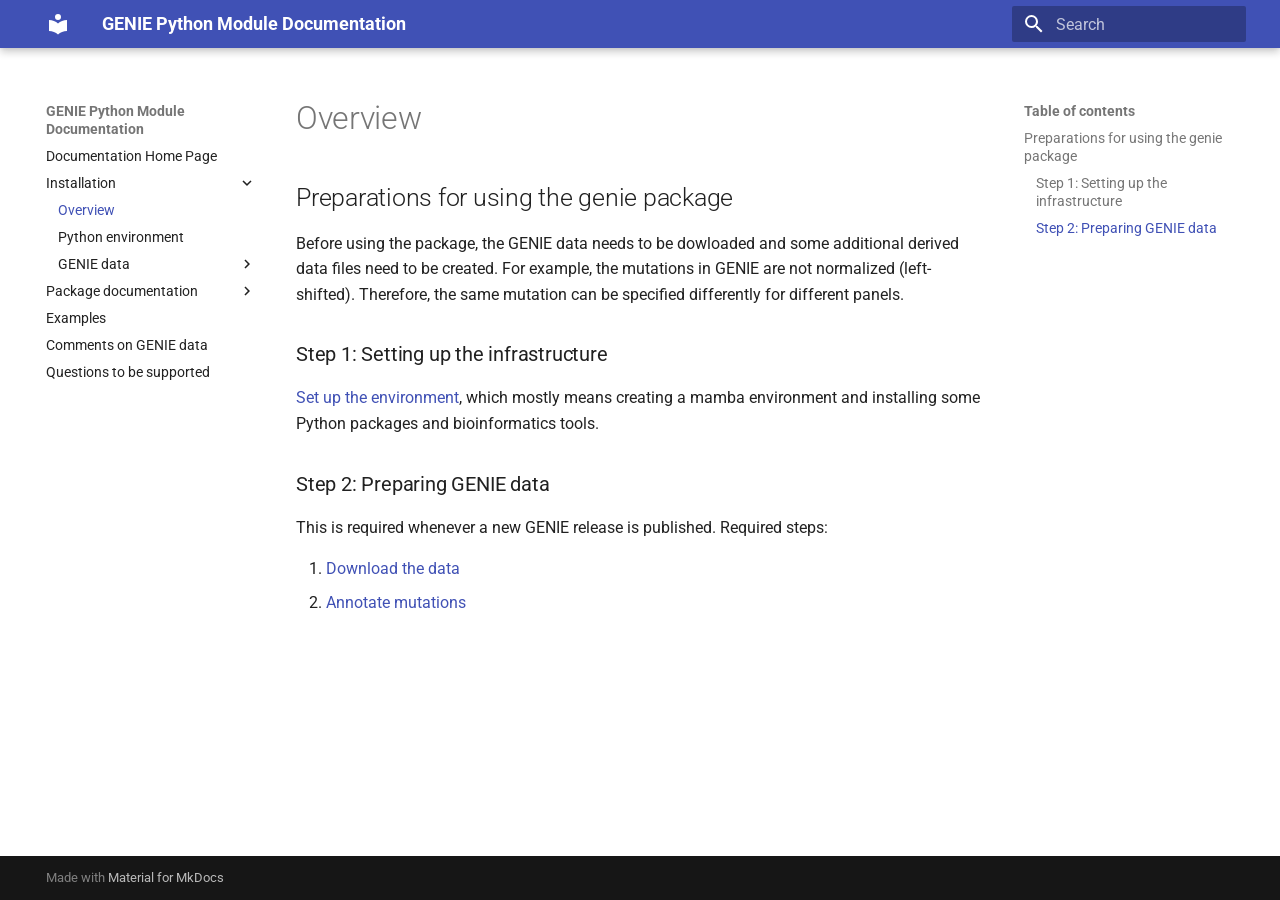
<file: installation/index.html>
<!doctype html>
<html lang="en" class="no-js">
  <head>
    
      <meta charset="utf-8">
      <meta name="viewport" content="width=device-width,initial-scale=1">
      
      
      
      
        <link rel="prev" href="..">
      
      
        <link rel="next" href="../python_env/">
      
      
      <link rel="icon" href="../assets/images/favicon.png">
      <meta name="generator" content="mkdocs-1.5.3, mkdocs-material-9.5.3">
    
    
      
        <title>Overview - GENIE Python Module Documentation</title>
      
    
    
      <link rel="stylesheet" href="../assets/stylesheets/main.50c56a3b.min.css">
      
      


    
    
      
    
    
      
        
        
        <link rel="preconnect" href="https://fonts.gstatic.com" crossorigin>
        <link rel="stylesheet" href="https://fonts.googleapis.com/css?family=Roboto:300,300i,400,400i,700,700i%7CRoboto+Mono:400,400i,700,700i&display=fallback">
        <style>:root{--md-text-font:"Roboto";--md-code-font:"Roboto Mono"}</style>
      
    
    
      <link rel="stylesheet" href="../assets/_mkdocstrings.css">
    
      <link rel="stylesheet" href="../css/custom.css">
    
    <script>__md_scope=new URL("..",location),__md_hash=e=>[...e].reduce((e,_)=>(e<<5)-e+_.charCodeAt(0),0),__md_get=(e,_=localStorage,t=__md_scope)=>JSON.parse(_.getItem(t.pathname+"."+e)),__md_set=(e,_,t=localStorage,a=__md_scope)=>{try{t.setItem(a.pathname+"."+e,JSON.stringify(_))}catch(e){}}</script>
    
      

    
    
    
  </head>
  
  
    <body dir="ltr">
  
    
    <input class="md-toggle" data-md-toggle="drawer" type="checkbox" id="__drawer" autocomplete="off">
    <input class="md-toggle" data-md-toggle="search" type="checkbox" id="__search" autocomplete="off">
    <label class="md-overlay" for="__drawer"></label>
    <div data-md-component="skip">
      
        
        <a href="#preparations-for-using-the-genie-package" class="md-skip">
          Skip to content
        </a>
      
    </div>
    <div data-md-component="announce">
      
    </div>
    
    
      

  

<header class="md-header md-header--shadow" data-md-component="header">
  <nav class="md-header__inner md-grid" aria-label="Header">
    <a href=".." title="GENIE Python Module Documentation" class="md-header__button md-logo" aria-label="GENIE Python Module Documentation" data-md-component="logo">
      
  
  <svg xmlns="http://www.w3.org/2000/svg" viewBox="0 0 24 24"><path d="M12 8a3 3 0 0 0 3-3 3 3 0 0 0-3-3 3 3 0 0 0-3 3 3 3 0 0 0 3 3m0 3.54C9.64 9.35 6.5 8 3 8v11c3.5 0 6.64 1.35 9 3.54 2.36-2.19 5.5-3.54 9-3.54V8c-3.5 0-6.64 1.35-9 3.54Z"/></svg>

    </a>
    <label class="md-header__button md-icon" for="__drawer">
      
      <svg xmlns="http://www.w3.org/2000/svg" viewBox="0 0 24 24"><path d="M3 6h18v2H3V6m0 5h18v2H3v-2m0 5h18v2H3v-2Z"/></svg>
    </label>
    <div class="md-header__title" data-md-component="header-title">
      <div class="md-header__ellipsis">
        <div class="md-header__topic">
          <span class="md-ellipsis">
            GENIE Python Module Documentation
          </span>
        </div>
        <div class="md-header__topic" data-md-component="header-topic">
          <span class="md-ellipsis">
            
              Overview
            
          </span>
        </div>
      </div>
    </div>
    
    
      <script>var media,input,key,value,palette=__md_get("__palette");if(palette&&palette.color){"(prefers-color-scheme)"===palette.color.media&&(media=matchMedia("(prefers-color-scheme: light)"),input=document.querySelector(media.matches?"[data-md-color-media='(prefers-color-scheme: light)']":"[data-md-color-media='(prefers-color-scheme: dark)']"),palette.color.media=input.getAttribute("data-md-color-media"),palette.color.scheme=input.getAttribute("data-md-color-scheme"),palette.color.primary=input.getAttribute("data-md-color-primary"),palette.color.accent=input.getAttribute("data-md-color-accent"));for([key,value]of Object.entries(palette.color))document.body.setAttribute("data-md-color-"+key,value)}</script>
    
    
    
      <label class="md-header__button md-icon" for="__search">
        
        <svg xmlns="http://www.w3.org/2000/svg" viewBox="0 0 24 24"><path d="M9.5 3A6.5 6.5 0 0 1 16 9.5c0 1.61-.59 3.09-1.56 4.23l.27.27h.79l5 5-1.5 1.5-5-5v-.79l-.27-.27A6.516 6.516 0 0 1 9.5 16 6.5 6.5 0 0 1 3 9.5 6.5 6.5 0 0 1 9.5 3m0 2C7 5 5 7 5 9.5S7 14 9.5 14 14 12 14 9.5 12 5 9.5 5Z"/></svg>
      </label>
      <div class="md-search" data-md-component="search" role="dialog">
  <label class="md-search__overlay" for="__search"></label>
  <div class="md-search__inner" role="search">
    <form class="md-search__form" name="search">
      <input type="text" class="md-search__input" name="query" aria-label="Search" placeholder="Search" autocapitalize="off" autocorrect="off" autocomplete="off" spellcheck="false" data-md-component="search-query" required>
      <label class="md-search__icon md-icon" for="__search">
        
        <svg xmlns="http://www.w3.org/2000/svg" viewBox="0 0 24 24"><path d="M9.5 3A6.5 6.5 0 0 1 16 9.5c0 1.61-.59 3.09-1.56 4.23l.27.27h.79l5 5-1.5 1.5-5-5v-.79l-.27-.27A6.516 6.516 0 0 1 9.5 16 6.5 6.5 0 0 1 3 9.5 6.5 6.5 0 0 1 9.5 3m0 2C7 5 5 7 5 9.5S7 14 9.5 14 14 12 14 9.5 12 5 9.5 5Z"/></svg>
        
        <svg xmlns="http://www.w3.org/2000/svg" viewBox="0 0 24 24"><path d="M20 11v2H8l5.5 5.5-1.42 1.42L4.16 12l7.92-7.92L13.5 5.5 8 11h12Z"/></svg>
      </label>
      <nav class="md-search__options" aria-label="Search">
        
        <button type="reset" class="md-search__icon md-icon" title="Clear" aria-label="Clear" tabindex="-1">
          
          <svg xmlns="http://www.w3.org/2000/svg" viewBox="0 0 24 24"><path d="M19 6.41 17.59 5 12 10.59 6.41 5 5 6.41 10.59 12 5 17.59 6.41 19 12 13.41 17.59 19 19 17.59 13.41 12 19 6.41Z"/></svg>
        </button>
      </nav>
      
    </form>
    <div class="md-search__output">
      <div class="md-search__scrollwrap" data-md-scrollfix>
        <div class="md-search-result" data-md-component="search-result">
          <div class="md-search-result__meta">
            Initializing search
          </div>
          <ol class="md-search-result__list" role="presentation"></ol>
        </div>
      </div>
    </div>
  </div>
</div>
    
    
  </nav>
  
</header>
    
    <div class="md-container" data-md-component="container">
      
      
        
          
        
      
      <main class="md-main" data-md-component="main">
        <div class="md-main__inner md-grid">
          
            
              
              <div class="md-sidebar md-sidebar--primary" data-md-component="sidebar" data-md-type="navigation" >
                <div class="md-sidebar__scrollwrap">
                  <div class="md-sidebar__inner">
                    



<nav class="md-nav md-nav--primary" aria-label="Navigation" data-md-level="0">
  <label class="md-nav__title" for="__drawer">
    <a href=".." title="GENIE Python Module Documentation" class="md-nav__button md-logo" aria-label="GENIE Python Module Documentation" data-md-component="logo">
      
  
  <svg xmlns="http://www.w3.org/2000/svg" viewBox="0 0 24 24"><path d="M12 8a3 3 0 0 0 3-3 3 3 0 0 0-3-3 3 3 0 0 0-3 3 3 3 0 0 0 3 3m0 3.54C9.64 9.35 6.5 8 3 8v11c3.5 0 6.64 1.35 9 3.54 2.36-2.19 5.5-3.54 9-3.54V8c-3.5 0-6.64 1.35-9 3.54Z"/></svg>

    </a>
    GENIE Python Module Documentation
  </label>
  
  <ul class="md-nav__list" data-md-scrollfix>
    
      
      
  
  
  
  
    <li class="md-nav__item">
      <a href=".." class="md-nav__link">
        
  
  <span class="md-ellipsis">
    Documentation Home Page
  </span>
  

      </a>
    </li>
  

    
      
      
  
  
    
  
  
  
    
    
    
    
    
    <li class="md-nav__item md-nav__item--active md-nav__item--nested">
      
        
        
        
        <input class="md-nav__toggle md-toggle " type="checkbox" id="__nav_2" checked>
        
          
          <label class="md-nav__link" for="__nav_2" id="__nav_2_label" tabindex="0">
            
  
  <span class="md-ellipsis">
    Installation
  </span>
  

            <span class="md-nav__icon md-icon"></span>
          </label>
        
        <nav class="md-nav" data-md-level="1" aria-labelledby="__nav_2_label" aria-expanded="true">
          <label class="md-nav__title" for="__nav_2">
            <span class="md-nav__icon md-icon"></span>
            Installation
          </label>
          <ul class="md-nav__list" data-md-scrollfix>
            
              
                
  
  
    
  
  
  
    <li class="md-nav__item md-nav__item--active">
      
      <input class="md-nav__toggle md-toggle" type="checkbox" id="__toc">
      
      
      
        <label class="md-nav__link md-nav__link--active" for="__toc">
          
  
  <span class="md-ellipsis">
    Overview
  </span>
  

          <span class="md-nav__icon md-icon"></span>
        </label>
      
      <a href="./" class="md-nav__link md-nav__link--active">
        
  
  <span class="md-ellipsis">
    Overview
  </span>
  

      </a>
      
        

<nav class="md-nav md-nav--secondary" aria-label="Table of contents">
  
  
  
  
    <label class="md-nav__title" for="__toc">
      <span class="md-nav__icon md-icon"></span>
      Table of contents
    </label>
    <ul class="md-nav__list" data-md-component="toc" data-md-scrollfix>
      
        <li class="md-nav__item">
  <a href="#preparations-for-using-the-genie-package" class="md-nav__link">
    <span class="md-ellipsis">
      Preparations for using the genie package
    </span>
  </a>
  
    <nav class="md-nav" aria-label="Preparations for using the genie package">
      <ul class="md-nav__list">
        
          <li class="md-nav__item">
  <a href="#step-1-setting-up-the-infrastructure" class="md-nav__link">
    <span class="md-ellipsis">
      Step 1: Setting up the infrastructure
    </span>
  </a>
  
</li>
        
          <li class="md-nav__item">
  <a href="#step-2-preparing-genie-data" class="md-nav__link">
    <span class="md-ellipsis">
      Step 2: Preparing GENIE data
    </span>
  </a>
  
</li>
        
      </ul>
    </nav>
  
</li>
      
    </ul>
  
</nav>
      
    </li>
  

              
            
              
                
  
  
  
  
    <li class="md-nav__item">
      <a href="../python_env/" class="md-nav__link">
        
  
  <span class="md-ellipsis">
    Python environment
  </span>
  

      </a>
    </li>
  

              
            
              
                
  
  
  
  
    
    
    
    
    
    <li class="md-nav__item md-nav__item--nested">
      
        
        
        
        <input class="md-nav__toggle md-toggle " type="checkbox" id="__nav_2_3" >
        
          
          <label class="md-nav__link" for="__nav_2_3" id="__nav_2_3_label" tabindex="0">
            
  
  <span class="md-ellipsis">
    GENIE data
  </span>
  

            <span class="md-nav__icon md-icon"></span>
          </label>
        
        <nav class="md-nav" data-md-level="2" aria-labelledby="__nav_2_3_label" aria-expanded="false">
          <label class="md-nav__title" for="__nav_2_3">
            <span class="md-nav__icon md-icon"></span>
            GENIE data
          </label>
          <ul class="md-nav__list" data-md-scrollfix>
            
              
                
  
  
  
  
    <li class="md-nav__item">
      <a href="../download/" class="md-nav__link">
        
  
  <span class="md-ellipsis">
    Downloading GENIE data
  </span>
  

      </a>
    </li>
  

              
            
              
                
  
  
  
  
    <li class="md-nav__item">
      <a href="../annotate/" class="md-nav__link">
        
  
  <span class="md-ellipsis">
    Annotating mutations
  </span>
  

      </a>
    </li>
  

              
            
          </ul>
        </nav>
      
    </li>
  

              
            
          </ul>
        </nav>
      
    </li>
  

    
      
      
  
  
  
  
    
    
    
    
    
    <li class="md-nav__item md-nav__item--nested">
      
        
        
        
        <input class="md-nav__toggle md-toggle " type="checkbox" id="__nav_3" >
        
          
          <label class="md-nav__link" for="__nav_3" id="__nav_3_label" tabindex="0">
            
  
  <span class="md-ellipsis">
    Package documentation
  </span>
  

            <span class="md-nav__icon md-icon"></span>
          </label>
        
        <nav class="md-nav" data-md-level="1" aria-labelledby="__nav_3_label" aria-expanded="false">
          <label class="md-nav__title" for="__nav_3">
            <span class="md-nav__icon md-icon"></span>
            Package documentation
          </label>
          <ul class="md-nav__list" data-md-scrollfix>
            
              
                
  
  
  
  
    <li class="md-nav__item">
      <a href="../overview/" class="md-nav__link">
        
  
  <span class="md-ellipsis">
    Package overview
  </span>
  

      </a>
    </li>
  

              
            
              
                
  
  
  
  
    <li class="md-nav__item">
      <a href="../analysis_details/" class="md-nav__link">
        
  
  <span class="md-ellipsis">
    Analysis Details
  </span>
  

      </a>
    </li>
  

              
            
              
                
  
  
  
  
    <li class="md-nav__item">
      <a href="../reference/" class="md-nav__link">
        
  
  <span class="md-ellipsis">
    API documentation
  </span>
  

      </a>
    </li>
  

              
            
          </ul>
        </nav>
      
    </li>
  

    
      
      
  
  
  
  
    <li class="md-nav__item">
      <a href="../examples/" class="md-nav__link">
        
  
  <span class="md-ellipsis">
    Examples
  </span>
  

      </a>
    </li>
  

    
      
      
  
  
  
  
    <li class="md-nav__item">
      <a href="../comments/" class="md-nav__link">
        
  
  <span class="md-ellipsis">
    Comments on GENIE data
  </span>
  

      </a>
    </li>
  

    
      
      
  
  
  
  
    <li class="md-nav__item">
      <a href="../questions/" class="md-nav__link">
        
  
  <span class="md-ellipsis">
    Questions to be supported
  </span>
  

      </a>
    </li>
  

    
  </ul>
</nav>
                  </div>
                </div>
              </div>
            
            
              
              <div class="md-sidebar md-sidebar--secondary" data-md-component="sidebar" data-md-type="toc" >
                <div class="md-sidebar__scrollwrap">
                  <div class="md-sidebar__inner">
                    

<nav class="md-nav md-nav--secondary" aria-label="Table of contents">
  
  
  
  
    <label class="md-nav__title" for="__toc">
      <span class="md-nav__icon md-icon"></span>
      Table of contents
    </label>
    <ul class="md-nav__list" data-md-component="toc" data-md-scrollfix>
      
        <li class="md-nav__item">
  <a href="#preparations-for-using-the-genie-package" class="md-nav__link">
    <span class="md-ellipsis">
      Preparations for using the genie package
    </span>
  </a>
  
    <nav class="md-nav" aria-label="Preparations for using the genie package">
      <ul class="md-nav__list">
        
          <li class="md-nav__item">
  <a href="#step-1-setting-up-the-infrastructure" class="md-nav__link">
    <span class="md-ellipsis">
      Step 1: Setting up the infrastructure
    </span>
  </a>
  
</li>
        
          <li class="md-nav__item">
  <a href="#step-2-preparing-genie-data" class="md-nav__link">
    <span class="md-ellipsis">
      Step 2: Preparing GENIE data
    </span>
  </a>
  
</li>
        
      </ul>
    </nav>
  
</li>
      
    </ul>
  
</nav>
                  </div>
                </div>
              </div>
            
          
          
            <div class="md-content" data-md-component="content">
              <article class="md-content__inner md-typeset">
                
                  


  <h1>Overview</h1>

<h2 id="preparations-for-using-the-genie-package">Preparations for using the genie package</h2>
<p>Before using the package, the GENIE data needs to be dowloaded and some
additional derived data files need to be created. For example, the mutations in
GENIE are not normalized (left-shifted). Therefore, the same mutation can be
specified differently for different panels.</p>
<h3 id="step-1-setting-up-the-infrastructure">Step 1: Setting up the infrastructure</h3>
<p><a href="../python_env/">Set up the environment</a>, which mostly means creating a mamba
environment and installing some Python packages and bioinformatics tools.</p>
<h3 id="step-2-preparing-genie-data">Step 2: Preparing GENIE data</h3>
<p>This is required whenever a new GENIE release is published. Required steps:</p>
<ol>
<li><a href="../download/">Download the data</a></li>
<li><a href="../annotate/">Annotate mutations</a></li>
</ol>












                
              </article>
            </div>
          
          
<script>var target=document.getElementById(location.hash.slice(1));target&&target.name&&(target.checked=target.name.startsWith("__tabbed_"))</script>
        </div>
        
      </main>
      
        <footer class="md-footer">
  
  <div class="md-footer-meta md-typeset">
    <div class="md-footer-meta__inner md-grid">
      <div class="md-copyright">
  
  
    Made with
    <a href="https://squidfunk.github.io/mkdocs-material/" target="_blank" rel="noopener">
      Material for MkDocs
    </a>
  
</div>
      
    </div>
  </div>
</footer>
      
    </div>
    <div class="md-dialog" data-md-component="dialog">
      <div class="md-dialog__inner md-typeset"></div>
    </div>
    
    
    <script id="__config" type="application/json">{"base": "..", "features": ["content.code.copy"], "search": "../assets/javascripts/workers/search.f886a092.min.js", "translations": {"clipboard.copied": "Copied to clipboard", "clipboard.copy": "Copy to clipboard", "search.result.more.one": "1 more on this page", "search.result.more.other": "# more on this page", "search.result.none": "No matching documents", "search.result.one": "1 matching document", "search.result.other": "# matching documents", "search.result.placeholder": "Type to start searching", "search.result.term.missing": "Missing", "select.version": "Select version"}}</script>
    
    
      <script src="../assets/javascripts/bundle.d7c377c4.min.js"></script>
      
    
  </body>
</html>
</file>
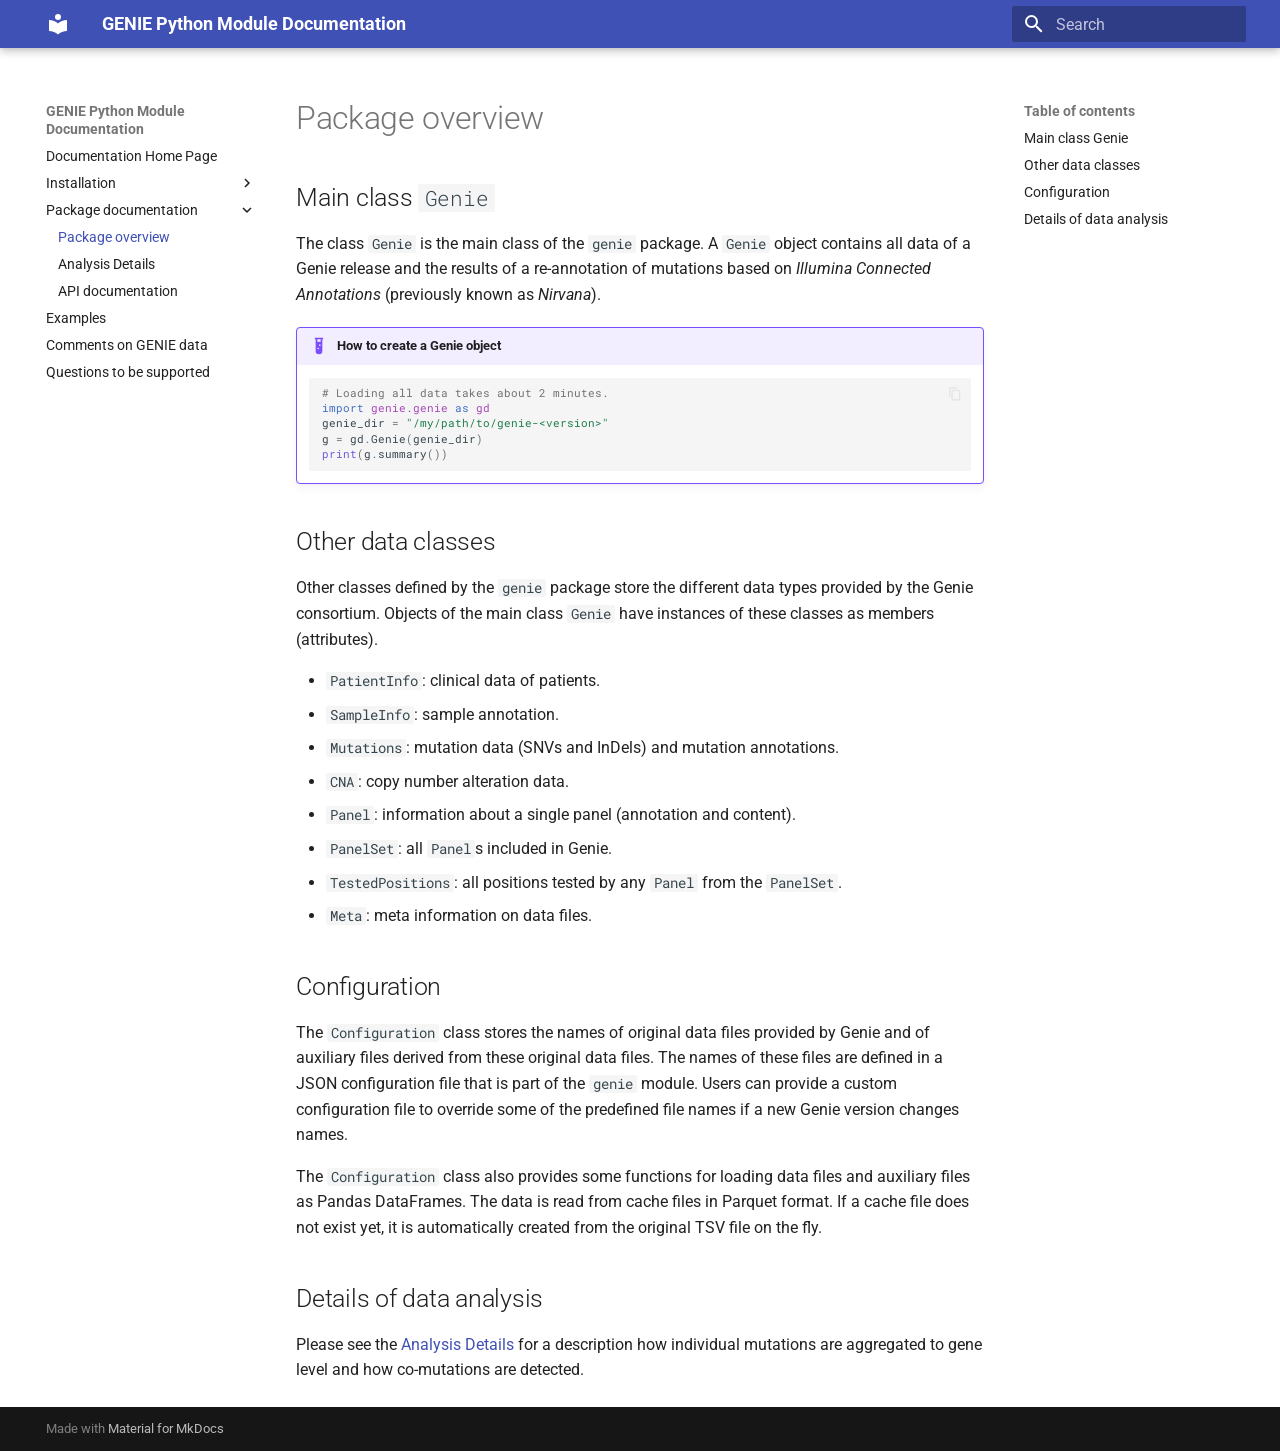
<file: overview/index.html>
<!doctype html>
<html lang="en" class="no-js">
  <head>
    
      <meta charset="utf-8">
      <meta name="viewport" content="width=device-width,initial-scale=1">
      
      
      
      
        <link rel="prev" href="../annotate/">
      
      
        <link rel="next" href="../analysis_details/">
      
      
      <link rel="icon" href="../assets/images/favicon.png">
      <meta name="generator" content="mkdocs-1.5.3, mkdocs-material-9.5.3">
    
    
      
        <title>Package overview - GENIE Python Module Documentation</title>
      
    
    
      <link rel="stylesheet" href="../assets/stylesheets/main.50c56a3b.min.css">
      
      


    
    
      
    
    
      
        
        
        <link rel="preconnect" href="https://fonts.gstatic.com" crossorigin>
        <link rel="stylesheet" href="https://fonts.googleapis.com/css?family=Roboto:300,300i,400,400i,700,700i%7CRoboto+Mono:400,400i,700,700i&display=fallback">
        <style>:root{--md-text-font:"Roboto";--md-code-font:"Roboto Mono"}</style>
      
    
    
      <link rel="stylesheet" href="../assets/_mkdocstrings.css">
    
      <link rel="stylesheet" href="../css/custom.css">
    
    <script>__md_scope=new URL("..",location),__md_hash=e=>[...e].reduce((e,_)=>(e<<5)-e+_.charCodeAt(0),0),__md_get=(e,_=localStorage,t=__md_scope)=>JSON.parse(_.getItem(t.pathname+"."+e)),__md_set=(e,_,t=localStorage,a=__md_scope)=>{try{t.setItem(a.pathname+"."+e,JSON.stringify(_))}catch(e){}}</script>
    
      

    
    
    
  </head>
  
  
    <body dir="ltr">
  
    
    <input class="md-toggle" data-md-toggle="drawer" type="checkbox" id="__drawer" autocomplete="off">
    <input class="md-toggle" data-md-toggle="search" type="checkbox" id="__search" autocomplete="off">
    <label class="md-overlay" for="__drawer"></label>
    <div data-md-component="skip">
      
        
        <a href="#package-overview" class="md-skip">
          Skip to content
        </a>
      
    </div>
    <div data-md-component="announce">
      
    </div>
    
    
      

  

<header class="md-header md-header--shadow" data-md-component="header">
  <nav class="md-header__inner md-grid" aria-label="Header">
    <a href=".." title="GENIE Python Module Documentation" class="md-header__button md-logo" aria-label="GENIE Python Module Documentation" data-md-component="logo">
      
  
  <svg xmlns="http://www.w3.org/2000/svg" viewBox="0 0 24 24"><path d="M12 8a3 3 0 0 0 3-3 3 3 0 0 0-3-3 3 3 0 0 0-3 3 3 3 0 0 0 3 3m0 3.54C9.64 9.35 6.5 8 3 8v11c3.5 0 6.64 1.35 9 3.54 2.36-2.19 5.5-3.54 9-3.54V8c-3.5 0-6.64 1.35-9 3.54Z"/></svg>

    </a>
    <label class="md-header__button md-icon" for="__drawer">
      
      <svg xmlns="http://www.w3.org/2000/svg" viewBox="0 0 24 24"><path d="M3 6h18v2H3V6m0 5h18v2H3v-2m0 5h18v2H3v-2Z"/></svg>
    </label>
    <div class="md-header__title" data-md-component="header-title">
      <div class="md-header__ellipsis">
        <div class="md-header__topic">
          <span class="md-ellipsis">
            GENIE Python Module Documentation
          </span>
        </div>
        <div class="md-header__topic" data-md-component="header-topic">
          <span class="md-ellipsis">
            
              Package overview
            
          </span>
        </div>
      </div>
    </div>
    
    
      <script>var media,input,key,value,palette=__md_get("__palette");if(palette&&palette.color){"(prefers-color-scheme)"===palette.color.media&&(media=matchMedia("(prefers-color-scheme: light)"),input=document.querySelector(media.matches?"[data-md-color-media='(prefers-color-scheme: light)']":"[data-md-color-media='(prefers-color-scheme: dark)']"),palette.color.media=input.getAttribute("data-md-color-media"),palette.color.scheme=input.getAttribute("data-md-color-scheme"),palette.color.primary=input.getAttribute("data-md-color-primary"),palette.color.accent=input.getAttribute("data-md-color-accent"));for([key,value]of Object.entries(palette.color))document.body.setAttribute("data-md-color-"+key,value)}</script>
    
    
    
      <label class="md-header__button md-icon" for="__search">
        
        <svg xmlns="http://www.w3.org/2000/svg" viewBox="0 0 24 24"><path d="M9.5 3A6.5 6.5 0 0 1 16 9.5c0 1.61-.59 3.09-1.56 4.23l.27.27h.79l5 5-1.5 1.5-5-5v-.79l-.27-.27A6.516 6.516 0 0 1 9.5 16 6.5 6.5 0 0 1 3 9.5 6.5 6.5 0 0 1 9.5 3m0 2C7 5 5 7 5 9.5S7 14 9.5 14 14 12 14 9.5 12 5 9.5 5Z"/></svg>
      </label>
      <div class="md-search" data-md-component="search" role="dialog">
  <label class="md-search__overlay" for="__search"></label>
  <div class="md-search__inner" role="search">
    <form class="md-search__form" name="search">
      <input type="text" class="md-search__input" name="query" aria-label="Search" placeholder="Search" autocapitalize="off" autocorrect="off" autocomplete="off" spellcheck="false" data-md-component="search-query" required>
      <label class="md-search__icon md-icon" for="__search">
        
        <svg xmlns="http://www.w3.org/2000/svg" viewBox="0 0 24 24"><path d="M9.5 3A6.5 6.5 0 0 1 16 9.5c0 1.61-.59 3.09-1.56 4.23l.27.27h.79l5 5-1.5 1.5-5-5v-.79l-.27-.27A6.516 6.516 0 0 1 9.5 16 6.5 6.5 0 0 1 3 9.5 6.5 6.5 0 0 1 9.5 3m0 2C7 5 5 7 5 9.5S7 14 9.5 14 14 12 14 9.5 12 5 9.5 5Z"/></svg>
        
        <svg xmlns="http://www.w3.org/2000/svg" viewBox="0 0 24 24"><path d="M20 11v2H8l5.5 5.5-1.42 1.42L4.16 12l7.92-7.92L13.5 5.5 8 11h12Z"/></svg>
      </label>
      <nav class="md-search__options" aria-label="Search">
        
        <button type="reset" class="md-search__icon md-icon" title="Clear" aria-label="Clear" tabindex="-1">
          
          <svg xmlns="http://www.w3.org/2000/svg" viewBox="0 0 24 24"><path d="M19 6.41 17.59 5 12 10.59 6.41 5 5 6.41 10.59 12 5 17.59 6.41 19 12 13.41 17.59 19 19 17.59 13.41 12 19 6.41Z"/></svg>
        </button>
      </nav>
      
    </form>
    <div class="md-search__output">
      <div class="md-search__scrollwrap" data-md-scrollfix>
        <div class="md-search-result" data-md-component="search-result">
          <div class="md-search-result__meta">
            Initializing search
          </div>
          <ol class="md-search-result__list" role="presentation"></ol>
        </div>
      </div>
    </div>
  </div>
</div>
    
    
  </nav>
  
</header>
    
    <div class="md-container" data-md-component="container">
      
      
        
          
        
      
      <main class="md-main" data-md-component="main">
        <div class="md-main__inner md-grid">
          
            
              
              <div class="md-sidebar md-sidebar--primary" data-md-component="sidebar" data-md-type="navigation" >
                <div class="md-sidebar__scrollwrap">
                  <div class="md-sidebar__inner">
                    



<nav class="md-nav md-nav--primary" aria-label="Navigation" data-md-level="0">
  <label class="md-nav__title" for="__drawer">
    <a href=".." title="GENIE Python Module Documentation" class="md-nav__button md-logo" aria-label="GENIE Python Module Documentation" data-md-component="logo">
      
  
  <svg xmlns="http://www.w3.org/2000/svg" viewBox="0 0 24 24"><path d="M12 8a3 3 0 0 0 3-3 3 3 0 0 0-3-3 3 3 0 0 0-3 3 3 3 0 0 0 3 3m0 3.54C9.64 9.35 6.5 8 3 8v11c3.5 0 6.64 1.35 9 3.54 2.36-2.19 5.5-3.54 9-3.54V8c-3.5 0-6.64 1.35-9 3.54Z"/></svg>

    </a>
    GENIE Python Module Documentation
  </label>
  
  <ul class="md-nav__list" data-md-scrollfix>
    
      
      
  
  
  
  
    <li class="md-nav__item">
      <a href=".." class="md-nav__link">
        
  
  <span class="md-ellipsis">
    Documentation Home Page
  </span>
  

      </a>
    </li>
  

    
      
      
  
  
  
  
    
    
    
    
    
    <li class="md-nav__item md-nav__item--nested">
      
        
        
        
        <input class="md-nav__toggle md-toggle " type="checkbox" id="__nav_2" >
        
          
          <label class="md-nav__link" for="__nav_2" id="__nav_2_label" tabindex="0">
            
  
  <span class="md-ellipsis">
    Installation
  </span>
  

            <span class="md-nav__icon md-icon"></span>
          </label>
        
        <nav class="md-nav" data-md-level="1" aria-labelledby="__nav_2_label" aria-expanded="false">
          <label class="md-nav__title" for="__nav_2">
            <span class="md-nav__icon md-icon"></span>
            Installation
          </label>
          <ul class="md-nav__list" data-md-scrollfix>
            
              
                
  
  
  
  
    <li class="md-nav__item">
      <a href="../installation/" class="md-nav__link">
        
  
  <span class="md-ellipsis">
    Overview
  </span>
  

      </a>
    </li>
  

              
            
              
                
  
  
  
  
    <li class="md-nav__item">
      <a href="../python_env/" class="md-nav__link">
        
  
  <span class="md-ellipsis">
    Python environment
  </span>
  

      </a>
    </li>
  

              
            
              
                
  
  
  
  
    
    
    
    
    
    <li class="md-nav__item md-nav__item--nested">
      
        
        
        
        <input class="md-nav__toggle md-toggle " type="checkbox" id="__nav_2_3" >
        
          
          <label class="md-nav__link" for="__nav_2_3" id="__nav_2_3_label" tabindex="0">
            
  
  <span class="md-ellipsis">
    GENIE data
  </span>
  

            <span class="md-nav__icon md-icon"></span>
          </label>
        
        <nav class="md-nav" data-md-level="2" aria-labelledby="__nav_2_3_label" aria-expanded="false">
          <label class="md-nav__title" for="__nav_2_3">
            <span class="md-nav__icon md-icon"></span>
            GENIE data
          </label>
          <ul class="md-nav__list" data-md-scrollfix>
            
              
                
  
  
  
  
    <li class="md-nav__item">
      <a href="../download/" class="md-nav__link">
        
  
  <span class="md-ellipsis">
    Downloading GENIE data
  </span>
  

      </a>
    </li>
  

              
            
              
                
  
  
  
  
    <li class="md-nav__item">
      <a href="../annotate/" class="md-nav__link">
        
  
  <span class="md-ellipsis">
    Annotating mutations
  </span>
  

      </a>
    </li>
  

              
            
          </ul>
        </nav>
      
    </li>
  

              
            
          </ul>
        </nav>
      
    </li>
  

    
      
      
  
  
    
  
  
  
    
    
    
    
    
    <li class="md-nav__item md-nav__item--active md-nav__item--nested">
      
        
        
        
        <input class="md-nav__toggle md-toggle " type="checkbox" id="__nav_3" checked>
        
          
          <label class="md-nav__link" for="__nav_3" id="__nav_3_label" tabindex="0">
            
  
  <span class="md-ellipsis">
    Package documentation
  </span>
  

            <span class="md-nav__icon md-icon"></span>
          </label>
        
        <nav class="md-nav" data-md-level="1" aria-labelledby="__nav_3_label" aria-expanded="true">
          <label class="md-nav__title" for="__nav_3">
            <span class="md-nav__icon md-icon"></span>
            Package documentation
          </label>
          <ul class="md-nav__list" data-md-scrollfix>
            
              
                
  
  
    
  
  
  
    <li class="md-nav__item md-nav__item--active">
      
      <input class="md-nav__toggle md-toggle" type="checkbox" id="__toc">
      
      
        
      
      
        <label class="md-nav__link md-nav__link--active" for="__toc">
          
  
  <span class="md-ellipsis">
    Package overview
  </span>
  

          <span class="md-nav__icon md-icon"></span>
        </label>
      
      <a href="./" class="md-nav__link md-nav__link--active">
        
  
  <span class="md-ellipsis">
    Package overview
  </span>
  

      </a>
      
        

<nav class="md-nav md-nav--secondary" aria-label="Table of contents">
  
  
  
    
  
  
    <label class="md-nav__title" for="__toc">
      <span class="md-nav__icon md-icon"></span>
      Table of contents
    </label>
    <ul class="md-nav__list" data-md-component="toc" data-md-scrollfix>
      
        <li class="md-nav__item">
  <a href="#main-class-genie" class="md-nav__link">
    <span class="md-ellipsis">
      Main class Genie
    </span>
  </a>
  
</li>
      
        <li class="md-nav__item">
  <a href="#other-data-classes" class="md-nav__link">
    <span class="md-ellipsis">
      Other data classes
    </span>
  </a>
  
</li>
      
        <li class="md-nav__item">
  <a href="#configuration" class="md-nav__link">
    <span class="md-ellipsis">
      Configuration
    </span>
  </a>
  
</li>
      
        <li class="md-nav__item">
  <a href="#details-of-data-analysis" class="md-nav__link">
    <span class="md-ellipsis">
      Details of data analysis
    </span>
  </a>
  
</li>
      
    </ul>
  
</nav>
      
    </li>
  

              
            
              
                
  
  
  
  
    <li class="md-nav__item">
      <a href="../analysis_details/" class="md-nav__link">
        
  
  <span class="md-ellipsis">
    Analysis Details
  </span>
  

      </a>
    </li>
  

              
            
              
                
  
  
  
  
    <li class="md-nav__item">
      <a href="../reference/" class="md-nav__link">
        
  
  <span class="md-ellipsis">
    API documentation
  </span>
  

      </a>
    </li>
  

              
            
          </ul>
        </nav>
      
    </li>
  

    
      
      
  
  
  
  
    <li class="md-nav__item">
      <a href="../examples/" class="md-nav__link">
        
  
  <span class="md-ellipsis">
    Examples
  </span>
  

      </a>
    </li>
  

    
      
      
  
  
  
  
    <li class="md-nav__item">
      <a href="../comments/" class="md-nav__link">
        
  
  <span class="md-ellipsis">
    Comments on GENIE data
  </span>
  

      </a>
    </li>
  

    
      
      
  
  
  
  
    <li class="md-nav__item">
      <a href="../questions/" class="md-nav__link">
        
  
  <span class="md-ellipsis">
    Questions to be supported
  </span>
  

      </a>
    </li>
  

    
  </ul>
</nav>
                  </div>
                </div>
              </div>
            
            
              
              <div class="md-sidebar md-sidebar--secondary" data-md-component="sidebar" data-md-type="toc" >
                <div class="md-sidebar__scrollwrap">
                  <div class="md-sidebar__inner">
                    

<nav class="md-nav md-nav--secondary" aria-label="Table of contents">
  
  
  
    
  
  
    <label class="md-nav__title" for="__toc">
      <span class="md-nav__icon md-icon"></span>
      Table of contents
    </label>
    <ul class="md-nav__list" data-md-component="toc" data-md-scrollfix>
      
        <li class="md-nav__item">
  <a href="#main-class-genie" class="md-nav__link">
    <span class="md-ellipsis">
      Main class Genie
    </span>
  </a>
  
</li>
      
        <li class="md-nav__item">
  <a href="#other-data-classes" class="md-nav__link">
    <span class="md-ellipsis">
      Other data classes
    </span>
  </a>
  
</li>
      
        <li class="md-nav__item">
  <a href="#configuration" class="md-nav__link">
    <span class="md-ellipsis">
      Configuration
    </span>
  </a>
  
</li>
      
        <li class="md-nav__item">
  <a href="#details-of-data-analysis" class="md-nav__link">
    <span class="md-ellipsis">
      Details of data analysis
    </span>
  </a>
  
</li>
      
    </ul>
  
</nav>
                  </div>
                </div>
              </div>
            
          
          
            <div class="md-content" data-md-component="content">
              <article class="md-content__inner md-typeset">
                
                  


<h1 id="package-overview">Package overview</h1>
<h2 id="main-class-genie">Main class <code>Genie</code></h2>
<p>The class <code>Genie</code> is the main class of the <code>genie</code> package. A <code>Genie</code> object contains all data of a Genie release and the results of a re-annotation of mutations based on <em>Illumina Connected Annotations</em> (previously known as <em>Nirvana</em>).</p>
<div class="admonition example">
<p class="admonition-title">How to create a Genie object</p>
<div class="language-python highlight"><pre><span></span><code><span id="__span-0-1"><a id="__codelineno-0-1" name="__codelineno-0-1" href="#__codelineno-0-1"></a><span class="c1"># Loading all data takes about 2 minutes.</span>
</span><span id="__span-0-2"><a id="__codelineno-0-2" name="__codelineno-0-2" href="#__codelineno-0-2"></a><span class="kn">import</span> <span class="nn">genie.genie</span> <span class="k">as</span> <span class="nn">gd</span>
</span><span id="__span-0-3"><a id="__codelineno-0-3" name="__codelineno-0-3" href="#__codelineno-0-3"></a><span class="n">genie_dir</span> <span class="o">=</span> <span class="s2">&quot;/my/path/to/genie-&lt;version&gt;&quot;</span>
</span><span id="__span-0-4"><a id="__codelineno-0-4" name="__codelineno-0-4" href="#__codelineno-0-4"></a><span class="n">g</span> <span class="o">=</span> <span class="n">gd</span><span class="o">.</span><span class="n">Genie</span><span class="p">(</span><span class="n">genie_dir</span><span class="p">)</span>
</span><span id="__span-0-5"><a id="__codelineno-0-5" name="__codelineno-0-5" href="#__codelineno-0-5"></a><span class="nb">print</span><span class="p">(</span><span class="n">g</span><span class="o">.</span><span class="n">summary</span><span class="p">())</span>
</span></code></pre></div>
</div>
<h2 id="other-data-classes">Other data classes</h2>
<p>Other classes defined by the <code>genie</code> package store the different data types
provided by the Genie consortium. Objects of the main class <code>Genie</code> have
instances of these classes as members (attributes).</p>
<ul>
<li><code>PatientInfo</code>: clinical data of patients.</li>
<li><code>SampleInfo</code>: sample annotation.</li>
<li><code>Mutations</code>: mutation data (SNVs and InDels) and mutation annotations.</li>
<li><code>CNA</code>: copy number alteration data.</li>
<li><code>Panel</code>: information about a single panel (annotation and content).</li>
<li><code>PanelSet</code>: all <code>Panel</code>s included in Genie.</li>
<li><code>TestedPositions</code>: all positions tested by any <code>Panel</code> from the <code>PanelSet</code>.</li>
<li><code>Meta</code>: meta information on data files.</li>
</ul>
<h2 id="configuration">Configuration</h2>
<p>The <code>Configuration</code> class stores the names of original data files provided by
Genie and of auxiliary files derived from these original data files. The names
of these files are defined in a JSON configuration file that is part of the
<code>genie</code> module. Users can provide a custom configuration file to override some
of the predefined file names if a new Genie version changes names.</p>
<p>The <code>Configuration</code> class also provides some functions for loading data files
and auxiliary files as Pandas DataFrames. The data is read from cache files in
Parquet format. If a cache file does not exist yet, it is automatically created
from the original TSV file on the fly.</p>
<h2 id="details-of-data-analysis">Details of data analysis</h2>
<p>Please see the <a href="../analysis_details/">Analysis Details</a> for a description how
individual mutations are aggregated to gene level and how co-mutations are
detected.</p>












                
              </article>
            </div>
          
          
<script>var target=document.getElementById(location.hash.slice(1));target&&target.name&&(target.checked=target.name.startsWith("__tabbed_"))</script>
        </div>
        
      </main>
      
        <footer class="md-footer">
  
  <div class="md-footer-meta md-typeset">
    <div class="md-footer-meta__inner md-grid">
      <div class="md-copyright">
  
  
    Made with
    <a href="https://squidfunk.github.io/mkdocs-material/" target="_blank" rel="noopener">
      Material for MkDocs
    </a>
  
</div>
      
    </div>
  </div>
</footer>
      
    </div>
    <div class="md-dialog" data-md-component="dialog">
      <div class="md-dialog__inner md-typeset"></div>
    </div>
    
    
    <script id="__config" type="application/json">{"base": "..", "features": ["content.code.copy"], "search": "../assets/javascripts/workers/search.f886a092.min.js", "translations": {"clipboard.copied": "Copied to clipboard", "clipboard.copy": "Copy to clipboard", "search.result.more.one": "1 more on this page", "search.result.more.other": "# more on this page", "search.result.none": "No matching documents", "search.result.one": "1 matching document", "search.result.other": "# matching documents", "search.result.placeholder": "Type to start searching", "search.result.term.missing": "Missing", "select.version": "Select version"}}</script>
    
    
      <script src="../assets/javascripts/bundle.d7c377c4.min.js"></script>
      
    
  </body>
</html>
</file>
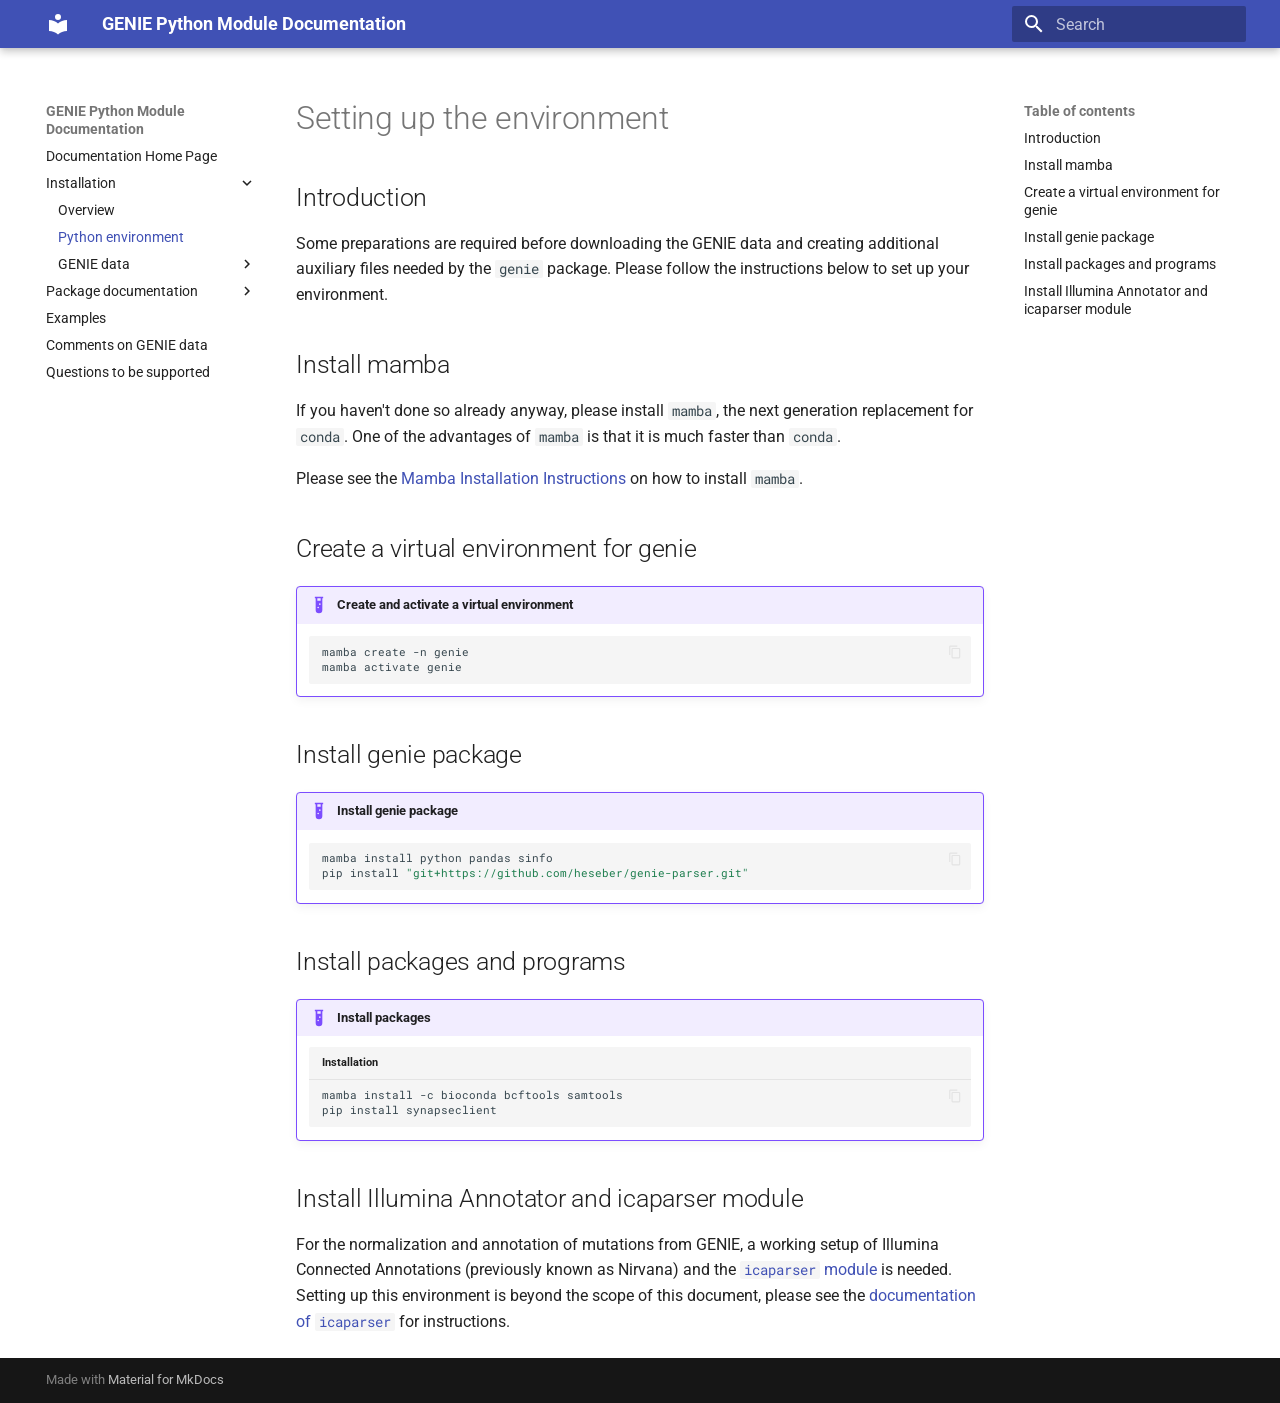
<file: python_env/index.html>
<!doctype html>
<html lang="en" class="no-js">
  <head>
    
      <meta charset="utf-8">
      <meta name="viewport" content="width=device-width,initial-scale=1">
      
      
      
      
        <link rel="prev" href="../installation/">
      
      
        <link rel="next" href="../download/">
      
      
      <link rel="icon" href="../assets/images/favicon.png">
      <meta name="generator" content="mkdocs-1.5.3, mkdocs-material-9.5.3">
    
    
      
        <title>Python environment - GENIE Python Module Documentation</title>
      
    
    
      <link rel="stylesheet" href="../assets/stylesheets/main.50c56a3b.min.css">
      
      


    
    
      
    
    
      
        
        
        <link rel="preconnect" href="https://fonts.gstatic.com" crossorigin>
        <link rel="stylesheet" href="https://fonts.googleapis.com/css?family=Roboto:300,300i,400,400i,700,700i%7CRoboto+Mono:400,400i,700,700i&display=fallback">
        <style>:root{--md-text-font:"Roboto";--md-code-font:"Roboto Mono"}</style>
      
    
    
      <link rel="stylesheet" href="../assets/_mkdocstrings.css">
    
      <link rel="stylesheet" href="../css/custom.css">
    
    <script>__md_scope=new URL("..",location),__md_hash=e=>[...e].reduce((e,_)=>(e<<5)-e+_.charCodeAt(0),0),__md_get=(e,_=localStorage,t=__md_scope)=>JSON.parse(_.getItem(t.pathname+"."+e)),__md_set=(e,_,t=localStorage,a=__md_scope)=>{try{t.setItem(a.pathname+"."+e,JSON.stringify(_))}catch(e){}}</script>
    
      

    
    
    
  </head>
  
  
    <body dir="ltr">
  
    
    <input class="md-toggle" data-md-toggle="drawer" type="checkbox" id="__drawer" autocomplete="off">
    <input class="md-toggle" data-md-toggle="search" type="checkbox" id="__search" autocomplete="off">
    <label class="md-overlay" for="__drawer"></label>
    <div data-md-component="skip">
      
        
        <a href="#setting-up-the-environment" class="md-skip">
          Skip to content
        </a>
      
    </div>
    <div data-md-component="announce">
      
    </div>
    
    
      

  

<header class="md-header md-header--shadow" data-md-component="header">
  <nav class="md-header__inner md-grid" aria-label="Header">
    <a href=".." title="GENIE Python Module Documentation" class="md-header__button md-logo" aria-label="GENIE Python Module Documentation" data-md-component="logo">
      
  
  <svg xmlns="http://www.w3.org/2000/svg" viewBox="0 0 24 24"><path d="M12 8a3 3 0 0 0 3-3 3 3 0 0 0-3-3 3 3 0 0 0-3 3 3 3 0 0 0 3 3m0 3.54C9.64 9.35 6.5 8 3 8v11c3.5 0 6.64 1.35 9 3.54 2.36-2.19 5.5-3.54 9-3.54V8c-3.5 0-6.64 1.35-9 3.54Z"/></svg>

    </a>
    <label class="md-header__button md-icon" for="__drawer">
      
      <svg xmlns="http://www.w3.org/2000/svg" viewBox="0 0 24 24"><path d="M3 6h18v2H3V6m0 5h18v2H3v-2m0 5h18v2H3v-2Z"/></svg>
    </label>
    <div class="md-header__title" data-md-component="header-title">
      <div class="md-header__ellipsis">
        <div class="md-header__topic">
          <span class="md-ellipsis">
            GENIE Python Module Documentation
          </span>
        </div>
        <div class="md-header__topic" data-md-component="header-topic">
          <span class="md-ellipsis">
            
              Python environment
            
          </span>
        </div>
      </div>
    </div>
    
    
      <script>var media,input,key,value,palette=__md_get("__palette");if(palette&&palette.color){"(prefers-color-scheme)"===palette.color.media&&(media=matchMedia("(prefers-color-scheme: light)"),input=document.querySelector(media.matches?"[data-md-color-media='(prefers-color-scheme: light)']":"[data-md-color-media='(prefers-color-scheme: dark)']"),palette.color.media=input.getAttribute("data-md-color-media"),palette.color.scheme=input.getAttribute("data-md-color-scheme"),palette.color.primary=input.getAttribute("data-md-color-primary"),palette.color.accent=input.getAttribute("data-md-color-accent"));for([key,value]of Object.entries(palette.color))document.body.setAttribute("data-md-color-"+key,value)}</script>
    
    
    
      <label class="md-header__button md-icon" for="__search">
        
        <svg xmlns="http://www.w3.org/2000/svg" viewBox="0 0 24 24"><path d="M9.5 3A6.5 6.5 0 0 1 16 9.5c0 1.61-.59 3.09-1.56 4.23l.27.27h.79l5 5-1.5 1.5-5-5v-.79l-.27-.27A6.516 6.516 0 0 1 9.5 16 6.5 6.5 0 0 1 3 9.5 6.5 6.5 0 0 1 9.5 3m0 2C7 5 5 7 5 9.5S7 14 9.5 14 14 12 14 9.5 12 5 9.5 5Z"/></svg>
      </label>
      <div class="md-search" data-md-component="search" role="dialog">
  <label class="md-search__overlay" for="__search"></label>
  <div class="md-search__inner" role="search">
    <form class="md-search__form" name="search">
      <input type="text" class="md-search__input" name="query" aria-label="Search" placeholder="Search" autocapitalize="off" autocorrect="off" autocomplete="off" spellcheck="false" data-md-component="search-query" required>
      <label class="md-search__icon md-icon" for="__search">
        
        <svg xmlns="http://www.w3.org/2000/svg" viewBox="0 0 24 24"><path d="M9.5 3A6.5 6.5 0 0 1 16 9.5c0 1.61-.59 3.09-1.56 4.23l.27.27h.79l5 5-1.5 1.5-5-5v-.79l-.27-.27A6.516 6.516 0 0 1 9.5 16 6.5 6.5 0 0 1 3 9.5 6.5 6.5 0 0 1 9.5 3m0 2C7 5 5 7 5 9.5S7 14 9.5 14 14 12 14 9.5 12 5 9.5 5Z"/></svg>
        
        <svg xmlns="http://www.w3.org/2000/svg" viewBox="0 0 24 24"><path d="M20 11v2H8l5.5 5.5-1.42 1.42L4.16 12l7.92-7.92L13.5 5.5 8 11h12Z"/></svg>
      </label>
      <nav class="md-search__options" aria-label="Search">
        
        <button type="reset" class="md-search__icon md-icon" title="Clear" aria-label="Clear" tabindex="-1">
          
          <svg xmlns="http://www.w3.org/2000/svg" viewBox="0 0 24 24"><path d="M19 6.41 17.59 5 12 10.59 6.41 5 5 6.41 10.59 12 5 17.59 6.41 19 12 13.41 17.59 19 19 17.59 13.41 12 19 6.41Z"/></svg>
        </button>
      </nav>
      
    </form>
    <div class="md-search__output">
      <div class="md-search__scrollwrap" data-md-scrollfix>
        <div class="md-search-result" data-md-component="search-result">
          <div class="md-search-result__meta">
            Initializing search
          </div>
          <ol class="md-search-result__list" role="presentation"></ol>
        </div>
      </div>
    </div>
  </div>
</div>
    
    
  </nav>
  
</header>
    
    <div class="md-container" data-md-component="container">
      
      
        
          
        
      
      <main class="md-main" data-md-component="main">
        <div class="md-main__inner md-grid">
          
            
              
              <div class="md-sidebar md-sidebar--primary" data-md-component="sidebar" data-md-type="navigation" >
                <div class="md-sidebar__scrollwrap">
                  <div class="md-sidebar__inner">
                    



<nav class="md-nav md-nav--primary" aria-label="Navigation" data-md-level="0">
  <label class="md-nav__title" for="__drawer">
    <a href=".." title="GENIE Python Module Documentation" class="md-nav__button md-logo" aria-label="GENIE Python Module Documentation" data-md-component="logo">
      
  
  <svg xmlns="http://www.w3.org/2000/svg" viewBox="0 0 24 24"><path d="M12 8a3 3 0 0 0 3-3 3 3 0 0 0-3-3 3 3 0 0 0-3 3 3 3 0 0 0 3 3m0 3.54C9.64 9.35 6.5 8 3 8v11c3.5 0 6.64 1.35 9 3.54 2.36-2.19 5.5-3.54 9-3.54V8c-3.5 0-6.64 1.35-9 3.54Z"/></svg>

    </a>
    GENIE Python Module Documentation
  </label>
  
  <ul class="md-nav__list" data-md-scrollfix>
    
      
      
  
  
  
  
    <li class="md-nav__item">
      <a href=".." class="md-nav__link">
        
  
  <span class="md-ellipsis">
    Documentation Home Page
  </span>
  

      </a>
    </li>
  

    
      
      
  
  
    
  
  
  
    
    
    
    
    
    <li class="md-nav__item md-nav__item--active md-nav__item--nested">
      
        
        
        
        <input class="md-nav__toggle md-toggle " type="checkbox" id="__nav_2" checked>
        
          
          <label class="md-nav__link" for="__nav_2" id="__nav_2_label" tabindex="0">
            
  
  <span class="md-ellipsis">
    Installation
  </span>
  

            <span class="md-nav__icon md-icon"></span>
          </label>
        
        <nav class="md-nav" data-md-level="1" aria-labelledby="__nav_2_label" aria-expanded="true">
          <label class="md-nav__title" for="__nav_2">
            <span class="md-nav__icon md-icon"></span>
            Installation
          </label>
          <ul class="md-nav__list" data-md-scrollfix>
            
              
                
  
  
  
  
    <li class="md-nav__item">
      <a href="../installation/" class="md-nav__link">
        
  
  <span class="md-ellipsis">
    Overview
  </span>
  

      </a>
    </li>
  

              
            
              
                
  
  
    
  
  
  
    <li class="md-nav__item md-nav__item--active">
      
      <input class="md-nav__toggle md-toggle" type="checkbox" id="__toc">
      
      
        
      
      
        <label class="md-nav__link md-nav__link--active" for="__toc">
          
  
  <span class="md-ellipsis">
    Python environment
  </span>
  

          <span class="md-nav__icon md-icon"></span>
        </label>
      
      <a href="./" class="md-nav__link md-nav__link--active">
        
  
  <span class="md-ellipsis">
    Python environment
  </span>
  

      </a>
      
        

<nav class="md-nav md-nav--secondary" aria-label="Table of contents">
  
  
  
    
  
  
    <label class="md-nav__title" for="__toc">
      <span class="md-nav__icon md-icon"></span>
      Table of contents
    </label>
    <ul class="md-nav__list" data-md-component="toc" data-md-scrollfix>
      
        <li class="md-nav__item">
  <a href="#introduction" class="md-nav__link">
    <span class="md-ellipsis">
      Introduction
    </span>
  </a>
  
</li>
      
        <li class="md-nav__item">
  <a href="#install-mamba" class="md-nav__link">
    <span class="md-ellipsis">
      Install mamba
    </span>
  </a>
  
</li>
      
        <li class="md-nav__item">
  <a href="#create-a-virtual-environment-for-genie" class="md-nav__link">
    <span class="md-ellipsis">
      Create a virtual environment for genie
    </span>
  </a>
  
</li>
      
        <li class="md-nav__item">
  <a href="#install-genie-package" class="md-nav__link">
    <span class="md-ellipsis">
      Install genie package
    </span>
  </a>
  
</li>
      
        <li class="md-nav__item">
  <a href="#install-packages-and-programs" class="md-nav__link">
    <span class="md-ellipsis">
      Install packages and programs
    </span>
  </a>
  
</li>
      
        <li class="md-nav__item">
  <a href="#install-illumina-annotator-and-icaparser-module" class="md-nav__link">
    <span class="md-ellipsis">
      Install Illumina Annotator and icaparser module
    </span>
  </a>
  
</li>
      
    </ul>
  
</nav>
      
    </li>
  

              
            
              
                
  
  
  
  
    
    
    
    
    
    <li class="md-nav__item md-nav__item--nested">
      
        
        
        
        <input class="md-nav__toggle md-toggle " type="checkbox" id="__nav_2_3" >
        
          
          <label class="md-nav__link" for="__nav_2_3" id="__nav_2_3_label" tabindex="0">
            
  
  <span class="md-ellipsis">
    GENIE data
  </span>
  

            <span class="md-nav__icon md-icon"></span>
          </label>
        
        <nav class="md-nav" data-md-level="2" aria-labelledby="__nav_2_3_label" aria-expanded="false">
          <label class="md-nav__title" for="__nav_2_3">
            <span class="md-nav__icon md-icon"></span>
            GENIE data
          </label>
          <ul class="md-nav__list" data-md-scrollfix>
            
              
                
  
  
  
  
    <li class="md-nav__item">
      <a href="../download/" class="md-nav__link">
        
  
  <span class="md-ellipsis">
    Downloading GENIE data
  </span>
  

      </a>
    </li>
  

              
            
              
                
  
  
  
  
    <li class="md-nav__item">
      <a href="../annotate/" class="md-nav__link">
        
  
  <span class="md-ellipsis">
    Annotating mutations
  </span>
  

      </a>
    </li>
  

              
            
          </ul>
        </nav>
      
    </li>
  

              
            
          </ul>
        </nav>
      
    </li>
  

    
      
      
  
  
  
  
    
    
    
    
    
    <li class="md-nav__item md-nav__item--nested">
      
        
        
        
        <input class="md-nav__toggle md-toggle " type="checkbox" id="__nav_3" >
        
          
          <label class="md-nav__link" for="__nav_3" id="__nav_3_label" tabindex="0">
            
  
  <span class="md-ellipsis">
    Package documentation
  </span>
  

            <span class="md-nav__icon md-icon"></span>
          </label>
        
        <nav class="md-nav" data-md-level="1" aria-labelledby="__nav_3_label" aria-expanded="false">
          <label class="md-nav__title" for="__nav_3">
            <span class="md-nav__icon md-icon"></span>
            Package documentation
          </label>
          <ul class="md-nav__list" data-md-scrollfix>
            
              
                
  
  
  
  
    <li class="md-nav__item">
      <a href="../overview/" class="md-nav__link">
        
  
  <span class="md-ellipsis">
    Package overview
  </span>
  

      </a>
    </li>
  

              
            
              
                
  
  
  
  
    <li class="md-nav__item">
      <a href="../analysis_details/" class="md-nav__link">
        
  
  <span class="md-ellipsis">
    Analysis Details
  </span>
  

      </a>
    </li>
  

              
            
              
                
  
  
  
  
    <li class="md-nav__item">
      <a href="../reference/" class="md-nav__link">
        
  
  <span class="md-ellipsis">
    API documentation
  </span>
  

      </a>
    </li>
  

              
            
          </ul>
        </nav>
      
    </li>
  

    
      
      
  
  
  
  
    <li class="md-nav__item">
      <a href="../examples/" class="md-nav__link">
        
  
  <span class="md-ellipsis">
    Examples
  </span>
  

      </a>
    </li>
  

    
      
      
  
  
  
  
    <li class="md-nav__item">
      <a href="../comments/" class="md-nav__link">
        
  
  <span class="md-ellipsis">
    Comments on GENIE data
  </span>
  

      </a>
    </li>
  

    
      
      
  
  
  
  
    <li class="md-nav__item">
      <a href="../questions/" class="md-nav__link">
        
  
  <span class="md-ellipsis">
    Questions to be supported
  </span>
  

      </a>
    </li>
  

    
  </ul>
</nav>
                  </div>
                </div>
              </div>
            
            
              
              <div class="md-sidebar md-sidebar--secondary" data-md-component="sidebar" data-md-type="toc" >
                <div class="md-sidebar__scrollwrap">
                  <div class="md-sidebar__inner">
                    

<nav class="md-nav md-nav--secondary" aria-label="Table of contents">
  
  
  
    
  
  
    <label class="md-nav__title" for="__toc">
      <span class="md-nav__icon md-icon"></span>
      Table of contents
    </label>
    <ul class="md-nav__list" data-md-component="toc" data-md-scrollfix>
      
        <li class="md-nav__item">
  <a href="#introduction" class="md-nav__link">
    <span class="md-ellipsis">
      Introduction
    </span>
  </a>
  
</li>
      
        <li class="md-nav__item">
  <a href="#install-mamba" class="md-nav__link">
    <span class="md-ellipsis">
      Install mamba
    </span>
  </a>
  
</li>
      
        <li class="md-nav__item">
  <a href="#create-a-virtual-environment-for-genie" class="md-nav__link">
    <span class="md-ellipsis">
      Create a virtual environment for genie
    </span>
  </a>
  
</li>
      
        <li class="md-nav__item">
  <a href="#install-genie-package" class="md-nav__link">
    <span class="md-ellipsis">
      Install genie package
    </span>
  </a>
  
</li>
      
        <li class="md-nav__item">
  <a href="#install-packages-and-programs" class="md-nav__link">
    <span class="md-ellipsis">
      Install packages and programs
    </span>
  </a>
  
</li>
      
        <li class="md-nav__item">
  <a href="#install-illumina-annotator-and-icaparser-module" class="md-nav__link">
    <span class="md-ellipsis">
      Install Illumina Annotator and icaparser module
    </span>
  </a>
  
</li>
      
    </ul>
  
</nav>
                  </div>
                </div>
              </div>
            
          
          
            <div class="md-content" data-md-component="content">
              <article class="md-content__inner md-typeset">
                
                  


<h1 id="setting-up-the-environment">Setting up the environment</h1>
<h2 id="introduction">Introduction</h2>
<p>Some preparations are required before downloading the GENIE data and  creating
additional auxiliary files needed by the <code>genie</code> package. Please follow the
instructions below to set up your environment.</p>
<h2 id="install-mamba">Install mamba</h2>
<p>If you haven't done so already anyway, please install <code>mamba</code>, the next
generation replacement for <code>conda</code>. One of the advantages of <code>mamba</code> is that
it is much faster than <code>conda</code>.</p>
<p>Please see the <a href="https://mamba.readthedocs.io/en/latest/installation/mamba-installation.html">Mamba Installation Instructions</a> on how to install <code>mamba</code>.</p>
<h2 id="create-a-virtual-environment-for-genie">Create a virtual environment for genie</h2>
<div class="admonition example">
<p class="admonition-title">Create and activate a virtual environment</p>
<div class="language-sh highlight"><pre><span></span><code><span id="__span-0-1"><a id="__codelineno-0-1" name="__codelineno-0-1" href="#__codelineno-0-1"></a>mamba<span class="w"> </span>create<span class="w"> </span>-n<span class="w"> </span>genie
</span><span id="__span-0-2"><a id="__codelineno-0-2" name="__codelineno-0-2" href="#__codelineno-0-2"></a>mamba<span class="w"> </span>activate<span class="w"> </span>genie
</span></code></pre></div>
</div>
<h2 id="install-genie-package">Install genie package</h2>
<div class="admonition example">
<p class="admonition-title">Install genie package</p>
<div class="language-sh highlight"><pre><span></span><code><span id="__span-1-1"><a id="__codelineno-1-1" name="__codelineno-1-1" href="#__codelineno-1-1"></a>mamba<span class="w"> </span>install<span class="w"> </span>python<span class="w"> </span>pandas<span class="w"> </span>sinfo
</span><span id="__span-1-2"><a id="__codelineno-1-2" name="__codelineno-1-2" href="#__codelineno-1-2"></a>pip<span class="w"> </span>install<span class="w"> </span><span class="s2">&quot;git+https://github.com/heseber/genie-parser.git&quot;</span>
</span></code></pre></div>
</div>
<h2 id="install-packages-and-programs">Install packages and programs</h2>
<div class="admonition example">
<p class="admonition-title">Install packages</p>
<div class="language-sh highlight"><span class="filename">Installation</span><pre><span></span><code><span id="__span-2-1"><a id="__codelineno-2-1" name="__codelineno-2-1" href="#__codelineno-2-1"></a>mamba<span class="w"> </span>install<span class="w"> </span>-c<span class="w"> </span>bioconda<span class="w"> </span>bcftools<span class="w"> </span>samtools
</span><span id="__span-2-2"><a id="__codelineno-2-2" name="__codelineno-2-2" href="#__codelineno-2-2"></a>pip<span class="w"> </span>install<span class="w"> </span>synapseclient
</span></code></pre></div>
</div>
<h2 id="install-illumina-annotator-and-icaparser-module">Install Illumina Annotator and icaparser module</h2>
<p>For the normalization and annotation of mutations from GENIE, a working setup of
Illumina Connected Annotations (previously known as Nirvana) and the
<a href="https://github.com/heseber/ica-parser"><code>icaparser</code> module</a> is needed. Setting
up this environment is beyond the scope of this document, please see the
<a href="https://github.com/heseber/ica-parser">documentation of <code>icaparser</code></a> for
instructions.</p>












                
              </article>
            </div>
          
          
<script>var target=document.getElementById(location.hash.slice(1));target&&target.name&&(target.checked=target.name.startsWith("__tabbed_"))</script>
        </div>
        
      </main>
      
        <footer class="md-footer">
  
  <div class="md-footer-meta md-typeset">
    <div class="md-footer-meta__inner md-grid">
      <div class="md-copyright">
  
  
    Made with
    <a href="https://squidfunk.github.io/mkdocs-material/" target="_blank" rel="noopener">
      Material for MkDocs
    </a>
  
</div>
      
    </div>
  </div>
</footer>
      
    </div>
    <div class="md-dialog" data-md-component="dialog">
      <div class="md-dialog__inner md-typeset"></div>
    </div>
    
    
    <script id="__config" type="application/json">{"base": "..", "features": ["content.code.copy"], "search": "../assets/javascripts/workers/search.f886a092.min.js", "translations": {"clipboard.copied": "Copied to clipboard", "clipboard.copy": "Copy to clipboard", "search.result.more.one": "1 more on this page", "search.result.more.other": "# more on this page", "search.result.none": "No matching documents", "search.result.one": "1 matching document", "search.result.other": "# matching documents", "search.result.placeholder": "Type to start searching", "search.result.term.missing": "Missing", "select.version": "Select version"}}</script>
    
    
      <script src="../assets/javascripts/bundle.d7c377c4.min.js"></script>
      
    
  </body>
</html>
</file>
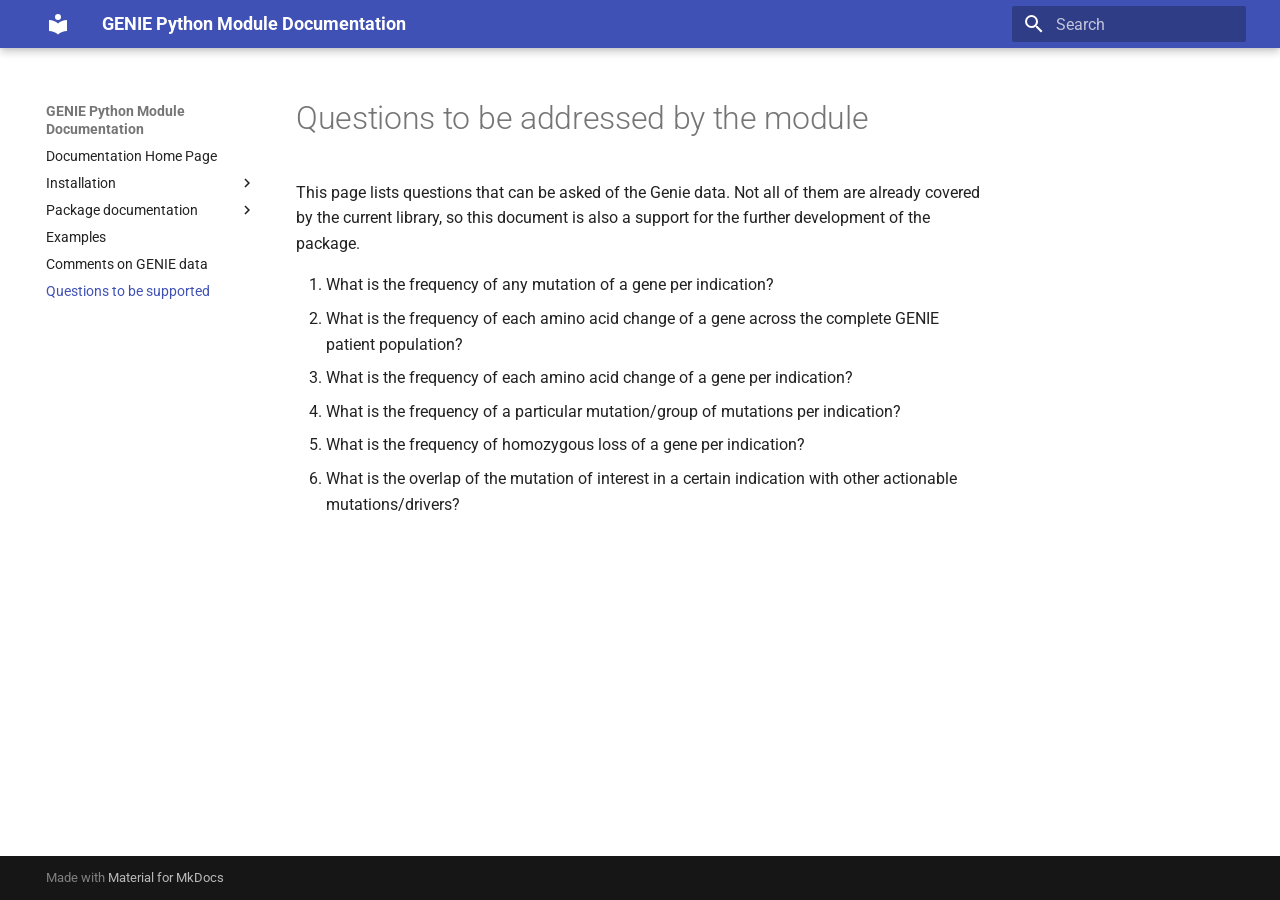
<file: questions/index.html>
<!doctype html>
<html lang="en" class="no-js">
  <head>
    
      <meta charset="utf-8">
      <meta name="viewport" content="width=device-width,initial-scale=1">
      
      
      
      
        <link rel="prev" href="../comments/">
      
      
      
      <link rel="icon" href="../assets/images/favicon.png">
      <meta name="generator" content="mkdocs-1.5.3, mkdocs-material-9.5.3">
    
    
      
        <title>Questions to be supported - GENIE Python Module Documentation</title>
      
    
    
      <link rel="stylesheet" href="../assets/stylesheets/main.50c56a3b.min.css">
      
      


    
    
      
    
    
      
        
        
        <link rel="preconnect" href="https://fonts.gstatic.com" crossorigin>
        <link rel="stylesheet" href="https://fonts.googleapis.com/css?family=Roboto:300,300i,400,400i,700,700i%7CRoboto+Mono:400,400i,700,700i&display=fallback">
        <style>:root{--md-text-font:"Roboto";--md-code-font:"Roboto Mono"}</style>
      
    
    
      <link rel="stylesheet" href="../assets/_mkdocstrings.css">
    
      <link rel="stylesheet" href="../css/custom.css">
    
    <script>__md_scope=new URL("..",location),__md_hash=e=>[...e].reduce((e,_)=>(e<<5)-e+_.charCodeAt(0),0),__md_get=(e,_=localStorage,t=__md_scope)=>JSON.parse(_.getItem(t.pathname+"."+e)),__md_set=(e,_,t=localStorage,a=__md_scope)=>{try{t.setItem(a.pathname+"."+e,JSON.stringify(_))}catch(e){}}</script>
    
      

    
    
    
  </head>
  
  
    <body dir="ltr">
  
    
    <input class="md-toggle" data-md-toggle="drawer" type="checkbox" id="__drawer" autocomplete="off">
    <input class="md-toggle" data-md-toggle="search" type="checkbox" id="__search" autocomplete="off">
    <label class="md-overlay" for="__drawer"></label>
    <div data-md-component="skip">
      
        
        <a href="#questions-to-be-addressed-by-the-module" class="md-skip">
          Skip to content
        </a>
      
    </div>
    <div data-md-component="announce">
      
    </div>
    
    
      

  

<header class="md-header md-header--shadow" data-md-component="header">
  <nav class="md-header__inner md-grid" aria-label="Header">
    <a href=".." title="GENIE Python Module Documentation" class="md-header__button md-logo" aria-label="GENIE Python Module Documentation" data-md-component="logo">
      
  
  <svg xmlns="http://www.w3.org/2000/svg" viewBox="0 0 24 24"><path d="M12 8a3 3 0 0 0 3-3 3 3 0 0 0-3-3 3 3 0 0 0-3 3 3 3 0 0 0 3 3m0 3.54C9.64 9.35 6.5 8 3 8v11c3.5 0 6.64 1.35 9 3.54 2.36-2.19 5.5-3.54 9-3.54V8c-3.5 0-6.64 1.35-9 3.54Z"/></svg>

    </a>
    <label class="md-header__button md-icon" for="__drawer">
      
      <svg xmlns="http://www.w3.org/2000/svg" viewBox="0 0 24 24"><path d="M3 6h18v2H3V6m0 5h18v2H3v-2m0 5h18v2H3v-2Z"/></svg>
    </label>
    <div class="md-header__title" data-md-component="header-title">
      <div class="md-header__ellipsis">
        <div class="md-header__topic">
          <span class="md-ellipsis">
            GENIE Python Module Documentation
          </span>
        </div>
        <div class="md-header__topic" data-md-component="header-topic">
          <span class="md-ellipsis">
            
              Questions to be supported
            
          </span>
        </div>
      </div>
    </div>
    
    
      <script>var media,input,key,value,palette=__md_get("__palette");if(palette&&palette.color){"(prefers-color-scheme)"===palette.color.media&&(media=matchMedia("(prefers-color-scheme: light)"),input=document.querySelector(media.matches?"[data-md-color-media='(prefers-color-scheme: light)']":"[data-md-color-media='(prefers-color-scheme: dark)']"),palette.color.media=input.getAttribute("data-md-color-media"),palette.color.scheme=input.getAttribute("data-md-color-scheme"),palette.color.primary=input.getAttribute("data-md-color-primary"),palette.color.accent=input.getAttribute("data-md-color-accent"));for([key,value]of Object.entries(palette.color))document.body.setAttribute("data-md-color-"+key,value)}</script>
    
    
    
      <label class="md-header__button md-icon" for="__search">
        
        <svg xmlns="http://www.w3.org/2000/svg" viewBox="0 0 24 24"><path d="M9.5 3A6.5 6.5 0 0 1 16 9.5c0 1.61-.59 3.09-1.56 4.23l.27.27h.79l5 5-1.5 1.5-5-5v-.79l-.27-.27A6.516 6.516 0 0 1 9.5 16 6.5 6.5 0 0 1 3 9.5 6.5 6.5 0 0 1 9.5 3m0 2C7 5 5 7 5 9.5S7 14 9.5 14 14 12 14 9.5 12 5 9.5 5Z"/></svg>
      </label>
      <div class="md-search" data-md-component="search" role="dialog">
  <label class="md-search__overlay" for="__search"></label>
  <div class="md-search__inner" role="search">
    <form class="md-search__form" name="search">
      <input type="text" class="md-search__input" name="query" aria-label="Search" placeholder="Search" autocapitalize="off" autocorrect="off" autocomplete="off" spellcheck="false" data-md-component="search-query" required>
      <label class="md-search__icon md-icon" for="__search">
        
        <svg xmlns="http://www.w3.org/2000/svg" viewBox="0 0 24 24"><path d="M9.5 3A6.5 6.5 0 0 1 16 9.5c0 1.61-.59 3.09-1.56 4.23l.27.27h.79l5 5-1.5 1.5-5-5v-.79l-.27-.27A6.516 6.516 0 0 1 9.5 16 6.5 6.5 0 0 1 3 9.5 6.5 6.5 0 0 1 9.5 3m0 2C7 5 5 7 5 9.5S7 14 9.5 14 14 12 14 9.5 12 5 9.5 5Z"/></svg>
        
        <svg xmlns="http://www.w3.org/2000/svg" viewBox="0 0 24 24"><path d="M20 11v2H8l5.5 5.5-1.42 1.42L4.16 12l7.92-7.92L13.5 5.5 8 11h12Z"/></svg>
      </label>
      <nav class="md-search__options" aria-label="Search">
        
        <button type="reset" class="md-search__icon md-icon" title="Clear" aria-label="Clear" tabindex="-1">
          
          <svg xmlns="http://www.w3.org/2000/svg" viewBox="0 0 24 24"><path d="M19 6.41 17.59 5 12 10.59 6.41 5 5 6.41 10.59 12 5 17.59 6.41 19 12 13.41 17.59 19 19 17.59 13.41 12 19 6.41Z"/></svg>
        </button>
      </nav>
      
    </form>
    <div class="md-search__output">
      <div class="md-search__scrollwrap" data-md-scrollfix>
        <div class="md-search-result" data-md-component="search-result">
          <div class="md-search-result__meta">
            Initializing search
          </div>
          <ol class="md-search-result__list" role="presentation"></ol>
        </div>
      </div>
    </div>
  </div>
</div>
    
    
  </nav>
  
</header>
    
    <div class="md-container" data-md-component="container">
      
      
        
          
        
      
      <main class="md-main" data-md-component="main">
        <div class="md-main__inner md-grid">
          
            
              
              <div class="md-sidebar md-sidebar--primary" data-md-component="sidebar" data-md-type="navigation" >
                <div class="md-sidebar__scrollwrap">
                  <div class="md-sidebar__inner">
                    



<nav class="md-nav md-nav--primary" aria-label="Navigation" data-md-level="0">
  <label class="md-nav__title" for="__drawer">
    <a href=".." title="GENIE Python Module Documentation" class="md-nav__button md-logo" aria-label="GENIE Python Module Documentation" data-md-component="logo">
      
  
  <svg xmlns="http://www.w3.org/2000/svg" viewBox="0 0 24 24"><path d="M12 8a3 3 0 0 0 3-3 3 3 0 0 0-3-3 3 3 0 0 0-3 3 3 3 0 0 0 3 3m0 3.54C9.64 9.35 6.5 8 3 8v11c3.5 0 6.64 1.35 9 3.54 2.36-2.19 5.5-3.54 9-3.54V8c-3.5 0-6.64 1.35-9 3.54Z"/></svg>

    </a>
    GENIE Python Module Documentation
  </label>
  
  <ul class="md-nav__list" data-md-scrollfix>
    
      
      
  
  
  
  
    <li class="md-nav__item">
      <a href=".." class="md-nav__link">
        
  
  <span class="md-ellipsis">
    Documentation Home Page
  </span>
  

      </a>
    </li>
  

    
      
      
  
  
  
  
    
    
    
    
    
    <li class="md-nav__item md-nav__item--nested">
      
        
        
        
        <input class="md-nav__toggle md-toggle " type="checkbox" id="__nav_2" >
        
          
          <label class="md-nav__link" for="__nav_2" id="__nav_2_label" tabindex="0">
            
  
  <span class="md-ellipsis">
    Installation
  </span>
  

            <span class="md-nav__icon md-icon"></span>
          </label>
        
        <nav class="md-nav" data-md-level="1" aria-labelledby="__nav_2_label" aria-expanded="false">
          <label class="md-nav__title" for="__nav_2">
            <span class="md-nav__icon md-icon"></span>
            Installation
          </label>
          <ul class="md-nav__list" data-md-scrollfix>
            
              
                
  
  
  
  
    <li class="md-nav__item">
      <a href="../installation/" class="md-nav__link">
        
  
  <span class="md-ellipsis">
    Overview
  </span>
  

      </a>
    </li>
  

              
            
              
                
  
  
  
  
    <li class="md-nav__item">
      <a href="../python_env/" class="md-nav__link">
        
  
  <span class="md-ellipsis">
    Python environment
  </span>
  

      </a>
    </li>
  

              
            
              
                
  
  
  
  
    
    
    
    
    
    <li class="md-nav__item md-nav__item--nested">
      
        
        
        
        <input class="md-nav__toggle md-toggle " type="checkbox" id="__nav_2_3" >
        
          
          <label class="md-nav__link" for="__nav_2_3" id="__nav_2_3_label" tabindex="0">
            
  
  <span class="md-ellipsis">
    GENIE data
  </span>
  

            <span class="md-nav__icon md-icon"></span>
          </label>
        
        <nav class="md-nav" data-md-level="2" aria-labelledby="__nav_2_3_label" aria-expanded="false">
          <label class="md-nav__title" for="__nav_2_3">
            <span class="md-nav__icon md-icon"></span>
            GENIE data
          </label>
          <ul class="md-nav__list" data-md-scrollfix>
            
              
                
  
  
  
  
    <li class="md-nav__item">
      <a href="../download/" class="md-nav__link">
        
  
  <span class="md-ellipsis">
    Downloading GENIE data
  </span>
  

      </a>
    </li>
  

              
            
              
                
  
  
  
  
    <li class="md-nav__item">
      <a href="../annotate/" class="md-nav__link">
        
  
  <span class="md-ellipsis">
    Annotating mutations
  </span>
  

      </a>
    </li>
  

              
            
          </ul>
        </nav>
      
    </li>
  

              
            
          </ul>
        </nav>
      
    </li>
  

    
      
      
  
  
  
  
    
    
    
    
    
    <li class="md-nav__item md-nav__item--nested">
      
        
        
        
        <input class="md-nav__toggle md-toggle " type="checkbox" id="__nav_3" >
        
          
          <label class="md-nav__link" for="__nav_3" id="__nav_3_label" tabindex="0">
            
  
  <span class="md-ellipsis">
    Package documentation
  </span>
  

            <span class="md-nav__icon md-icon"></span>
          </label>
        
        <nav class="md-nav" data-md-level="1" aria-labelledby="__nav_3_label" aria-expanded="false">
          <label class="md-nav__title" for="__nav_3">
            <span class="md-nav__icon md-icon"></span>
            Package documentation
          </label>
          <ul class="md-nav__list" data-md-scrollfix>
            
              
                
  
  
  
  
    <li class="md-nav__item">
      <a href="../overview/" class="md-nav__link">
        
  
  <span class="md-ellipsis">
    Package overview
  </span>
  

      </a>
    </li>
  

              
            
              
                
  
  
  
  
    <li class="md-nav__item">
      <a href="../analysis_details/" class="md-nav__link">
        
  
  <span class="md-ellipsis">
    Analysis Details
  </span>
  

      </a>
    </li>
  

              
            
              
                
  
  
  
  
    <li class="md-nav__item">
      <a href="../reference/" class="md-nav__link">
        
  
  <span class="md-ellipsis">
    API documentation
  </span>
  

      </a>
    </li>
  

              
            
          </ul>
        </nav>
      
    </li>
  

    
      
      
  
  
  
  
    <li class="md-nav__item">
      <a href="../examples/" class="md-nav__link">
        
  
  <span class="md-ellipsis">
    Examples
  </span>
  

      </a>
    </li>
  

    
      
      
  
  
  
  
    <li class="md-nav__item">
      <a href="../comments/" class="md-nav__link">
        
  
  <span class="md-ellipsis">
    Comments on GENIE data
  </span>
  

      </a>
    </li>
  

    
      
      
  
  
    
  
  
  
    <li class="md-nav__item md-nav__item--active">
      
      <input class="md-nav__toggle md-toggle" type="checkbox" id="__toc">
      
      
        
      
      
      <a href="./" class="md-nav__link md-nav__link--active">
        
  
  <span class="md-ellipsis">
    Questions to be supported
  </span>
  

      </a>
      
    </li>
  

    
  </ul>
</nav>
                  </div>
                </div>
              </div>
            
            
              
              <div class="md-sidebar md-sidebar--secondary" data-md-component="sidebar" data-md-type="toc" >
                <div class="md-sidebar__scrollwrap">
                  <div class="md-sidebar__inner">
                    

<nav class="md-nav md-nav--secondary" aria-label="Table of contents">
  
  
  
    
  
  
</nav>
                  </div>
                </div>
              </div>
            
          
          
            <div class="md-content" data-md-component="content">
              <article class="md-content__inner md-typeset">
                
                  


<h1 id="questions-to-be-addressed-by-the-module">Questions to be addressed by the module</h1>
<p>This page lists questions that can be asked of the Genie data. Not all of them
are already covered by the current library, so this document is also a support
for the further development of the package.</p>
<ol>
<li>What is the frequency of any mutation of a gene per indication?</li>
<li>What is the frequency of each amino acid change of a gene across the complete
   GENIE patient population?</li>
<li>What is the frequency of each amino acid change of a gene per indication?</li>
<li>What is the frequency of a particular mutation/group of mutations per
   indication?</li>
<li>What is the frequency of homozygous loss of a gene per indication?</li>
<li>What is the overlap of the mutation of interest in a certain indication with
   other actionable mutations/drivers?</li>
</ol>












                
              </article>
            </div>
          
          
<script>var target=document.getElementById(location.hash.slice(1));target&&target.name&&(target.checked=target.name.startsWith("__tabbed_"))</script>
        </div>
        
      </main>
      
        <footer class="md-footer">
  
  <div class="md-footer-meta md-typeset">
    <div class="md-footer-meta__inner md-grid">
      <div class="md-copyright">
  
  
    Made with
    <a href="https://squidfunk.github.io/mkdocs-material/" target="_blank" rel="noopener">
      Material for MkDocs
    </a>
  
</div>
      
    </div>
  </div>
</footer>
      
    </div>
    <div class="md-dialog" data-md-component="dialog">
      <div class="md-dialog__inner md-typeset"></div>
    </div>
    
    
    <script id="__config" type="application/json">{"base": "..", "features": ["content.code.copy"], "search": "../assets/javascripts/workers/search.f886a092.min.js", "translations": {"clipboard.copied": "Copied to clipboard", "clipboard.copy": "Copy to clipboard", "search.result.more.one": "1 more on this page", "search.result.more.other": "# more on this page", "search.result.none": "No matching documents", "search.result.one": "1 matching document", "search.result.other": "# matching documents", "search.result.placeholder": "Type to start searching", "search.result.term.missing": "Missing", "select.version": "Select version"}}</script>
    
    
      <script src="../assets/javascripts/bundle.d7c377c4.min.js"></script>
      
    
  </body>
</html>
</file>
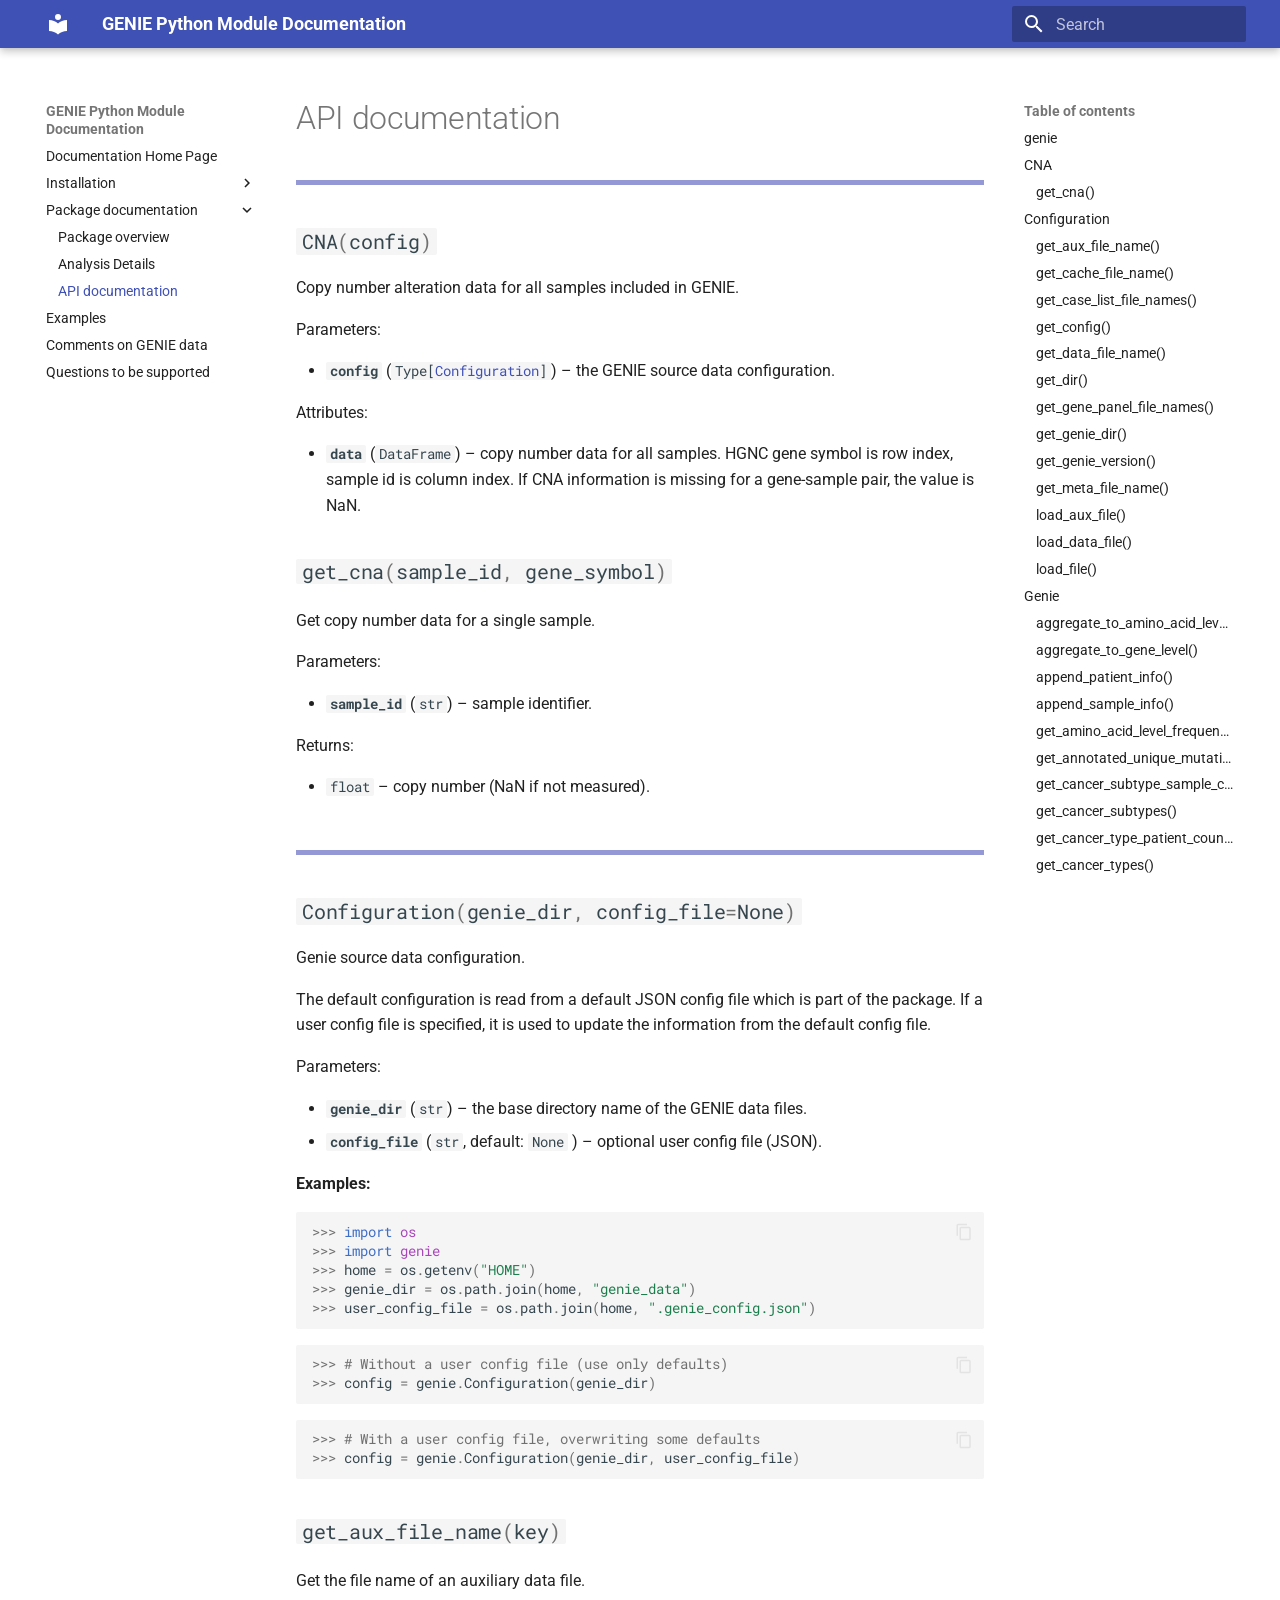
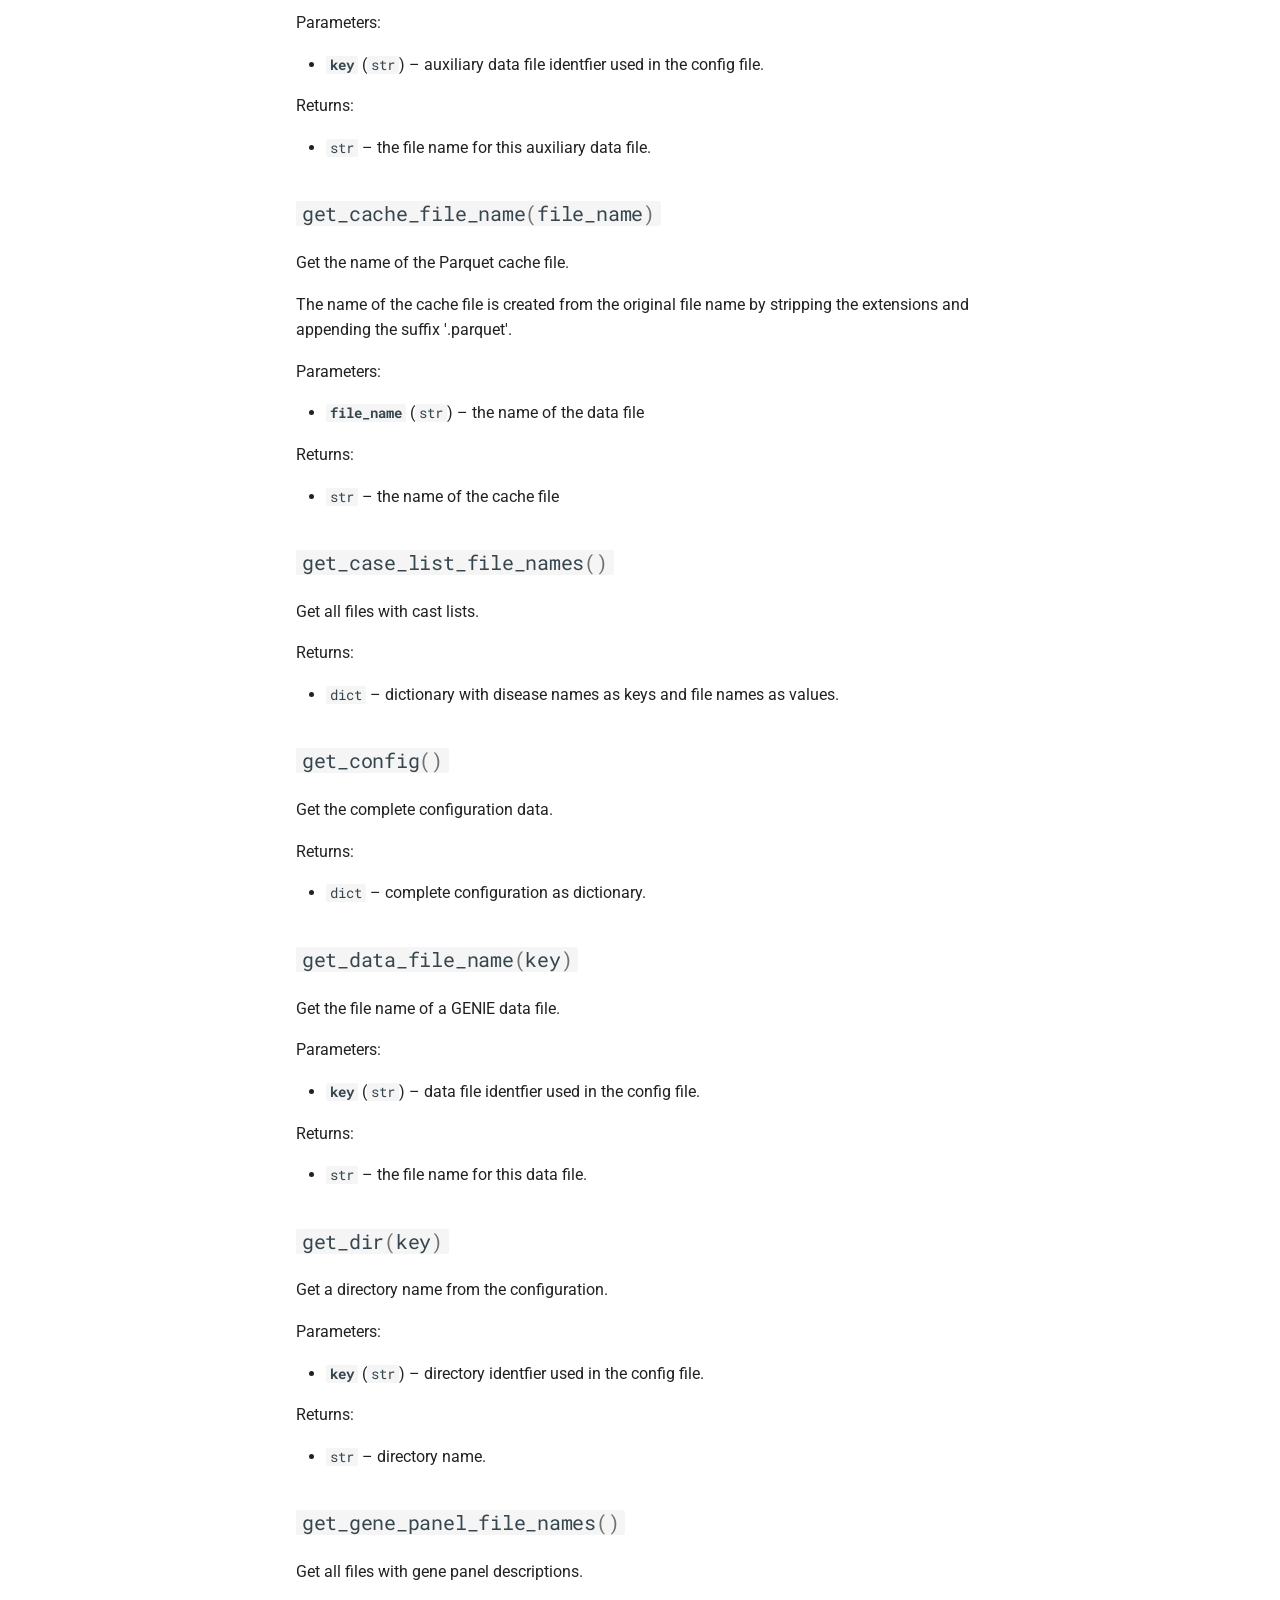
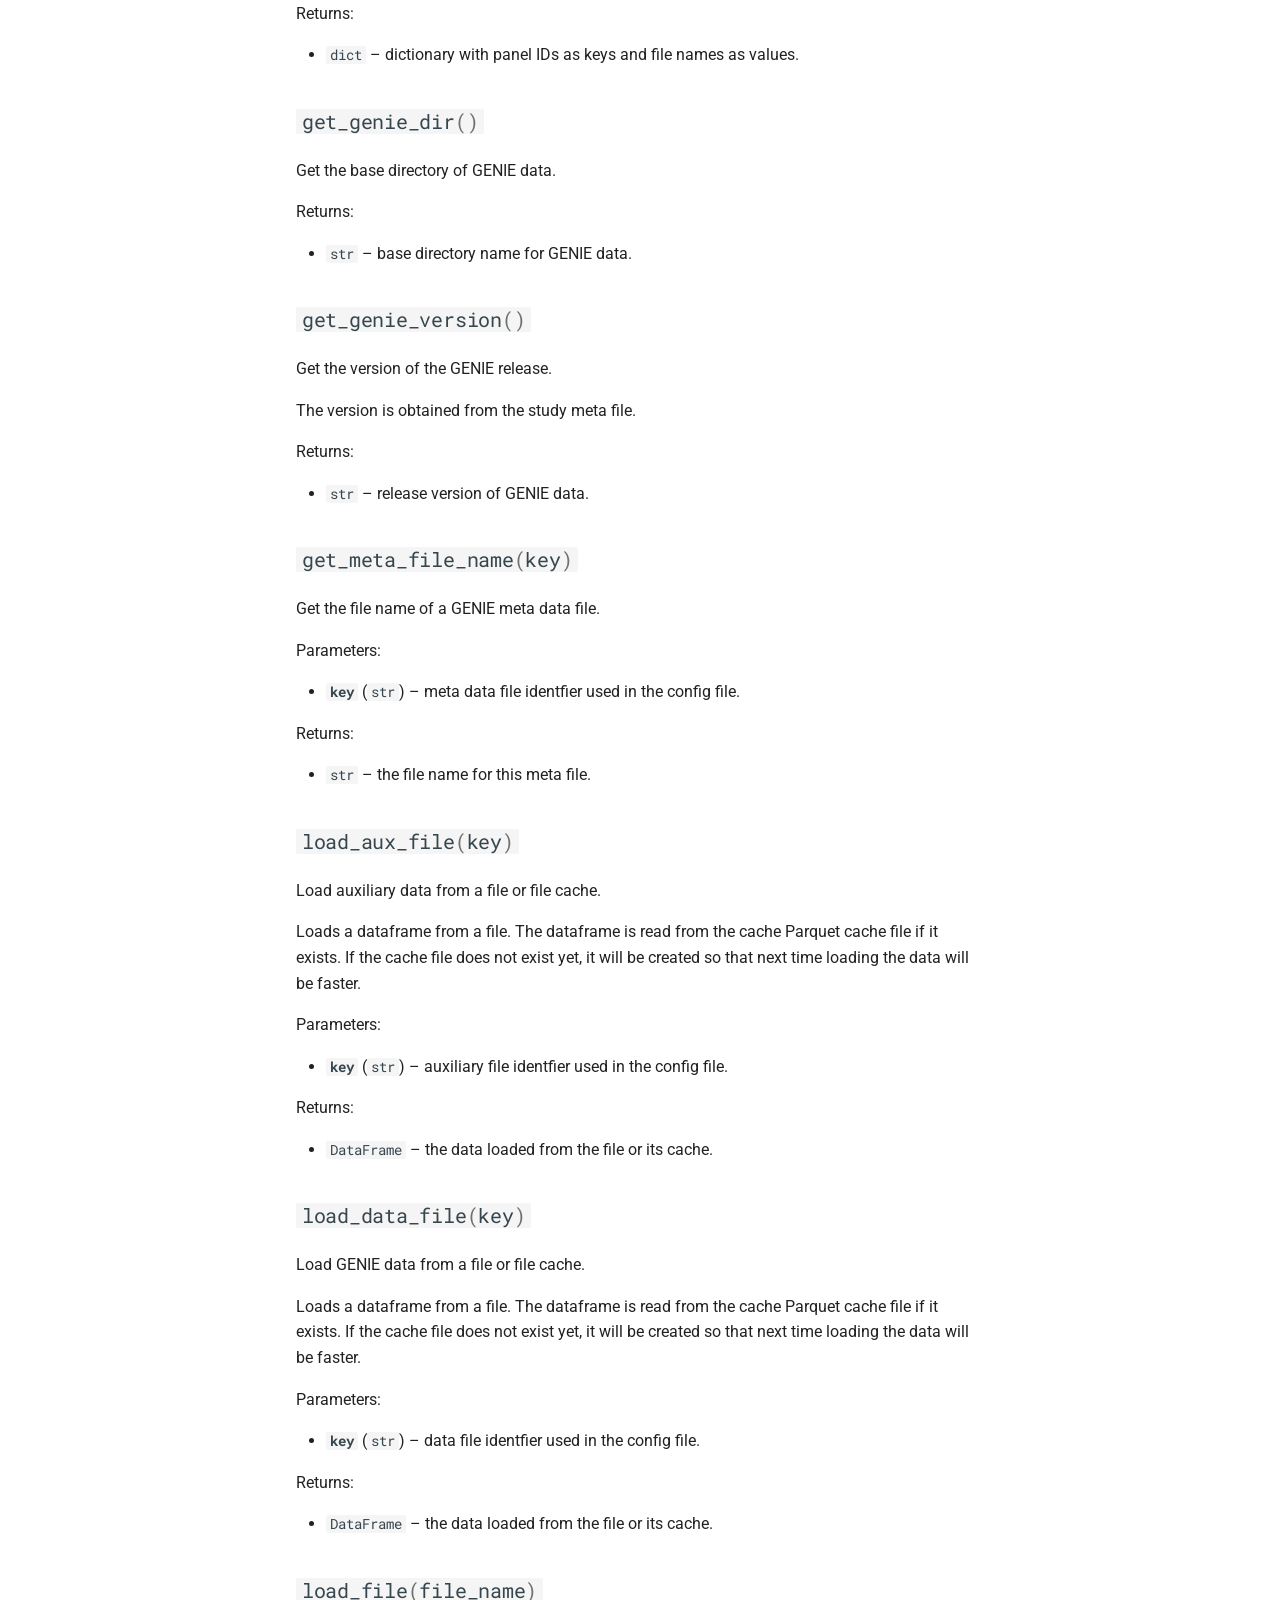
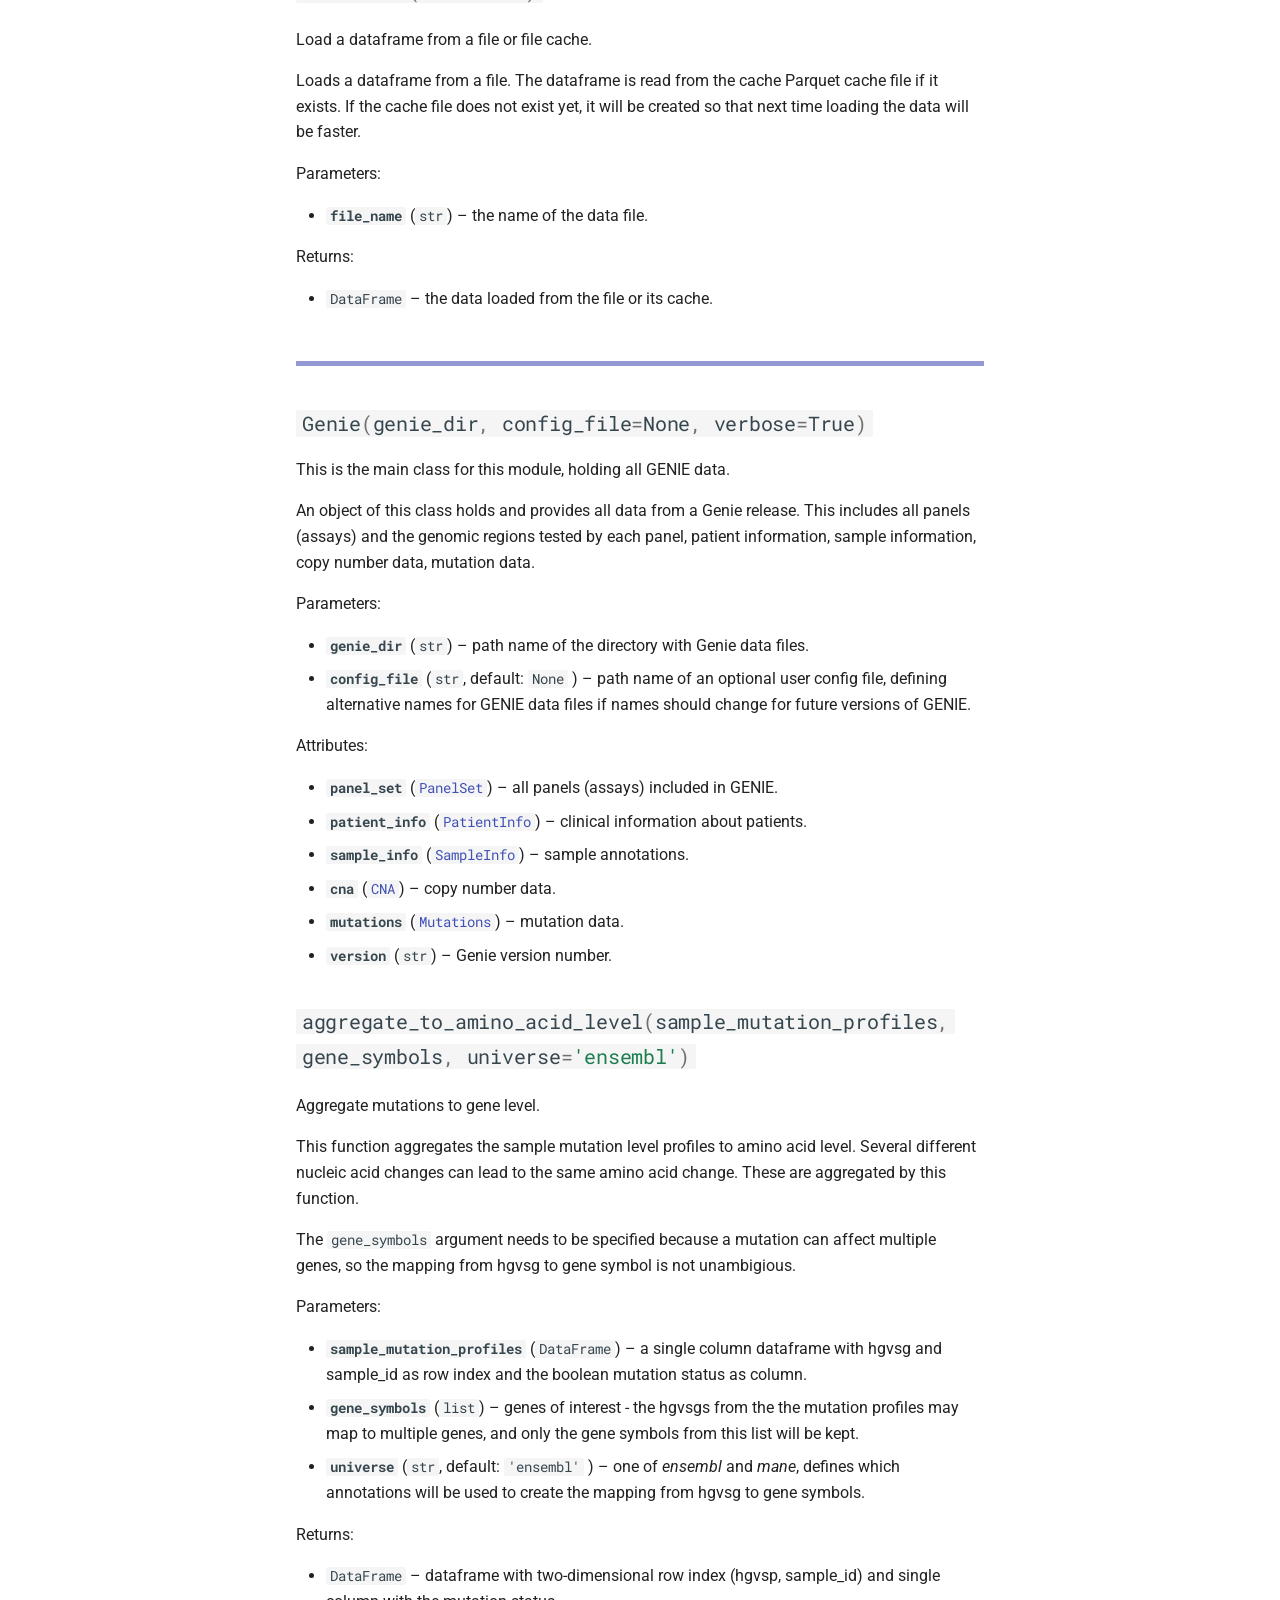
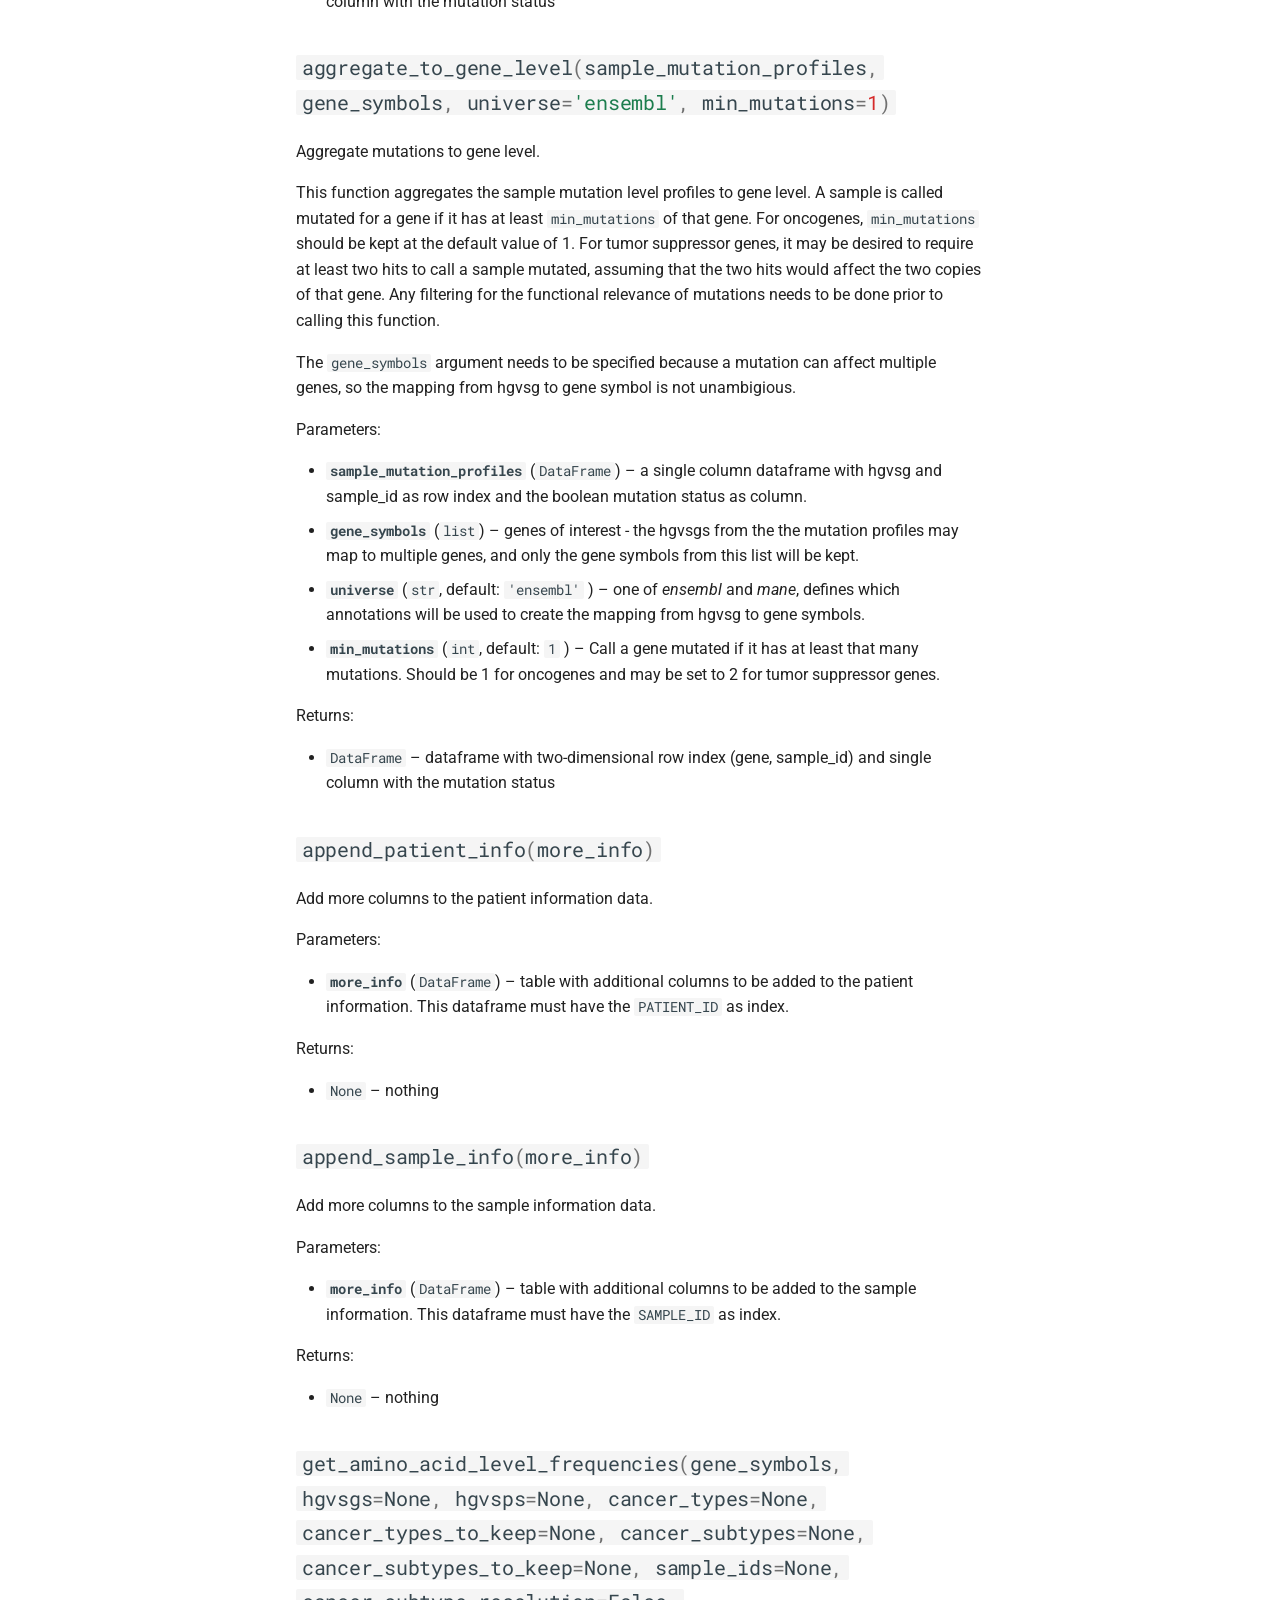
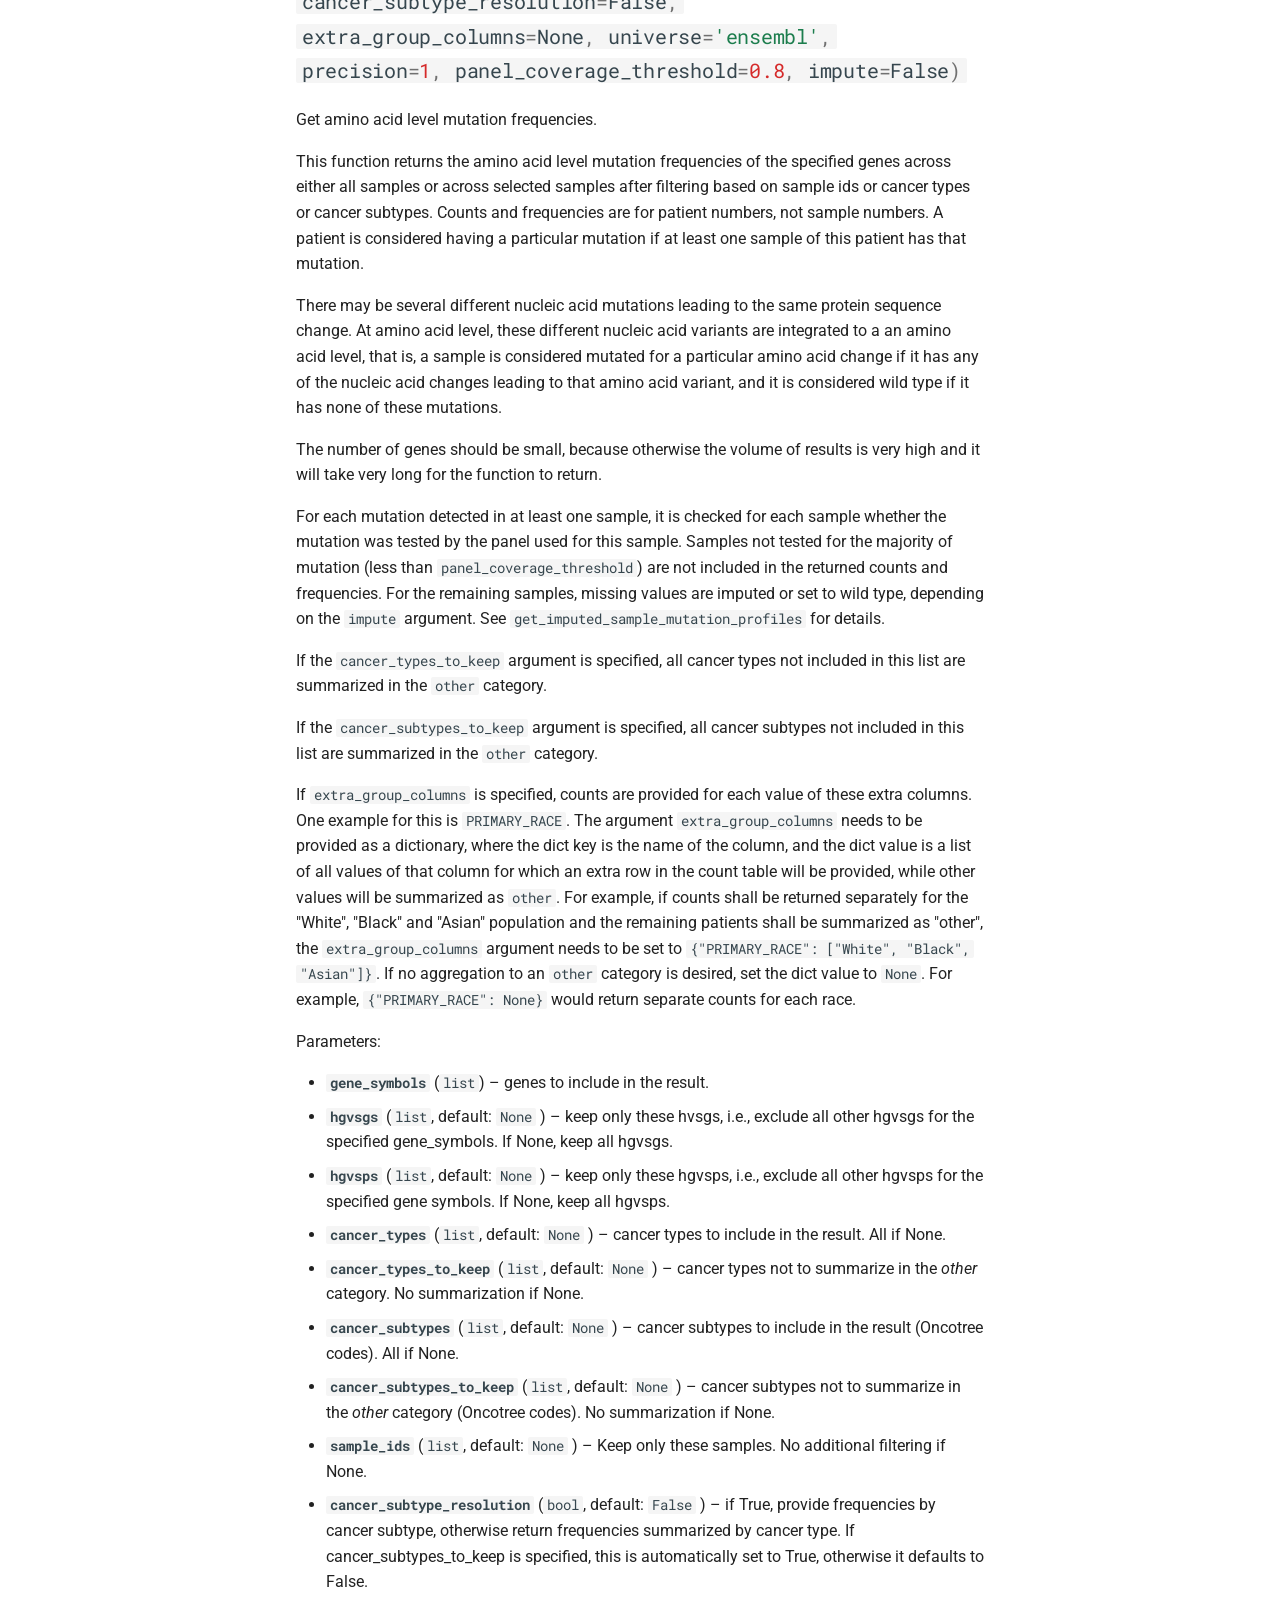
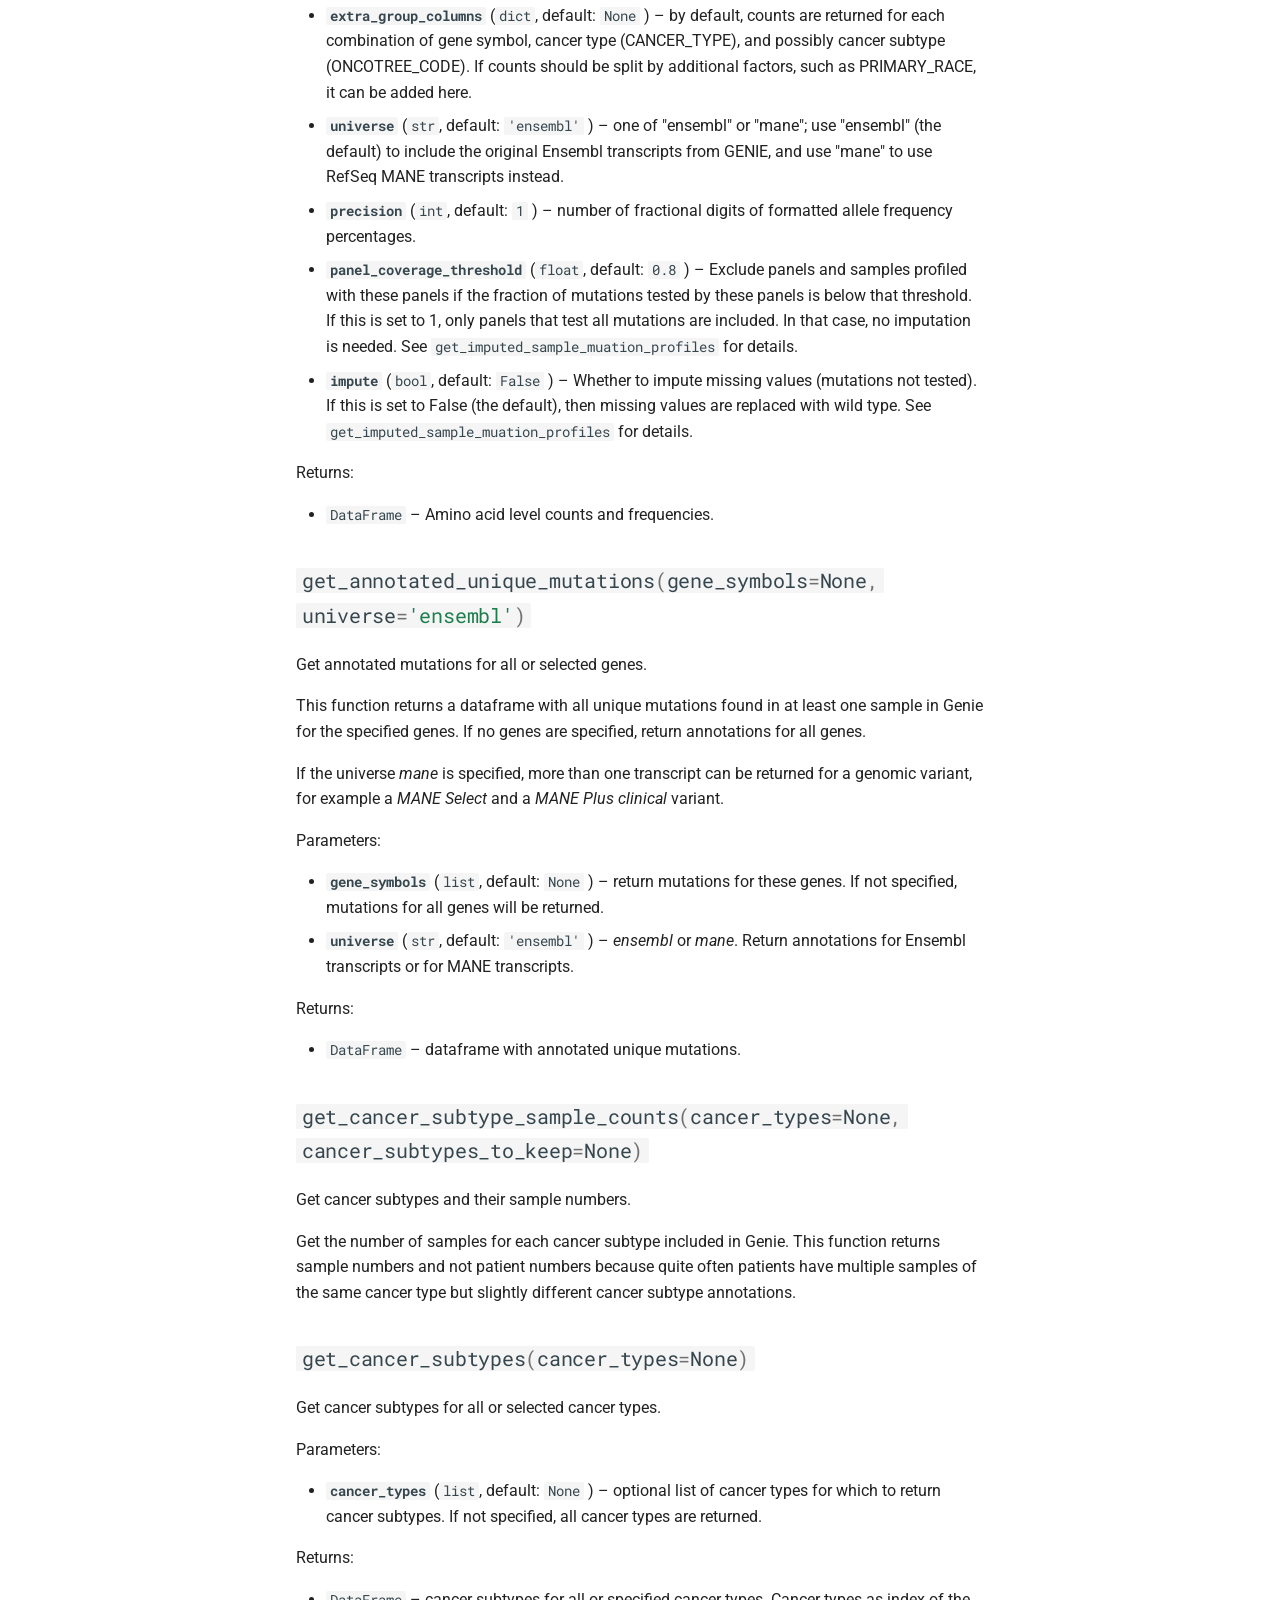
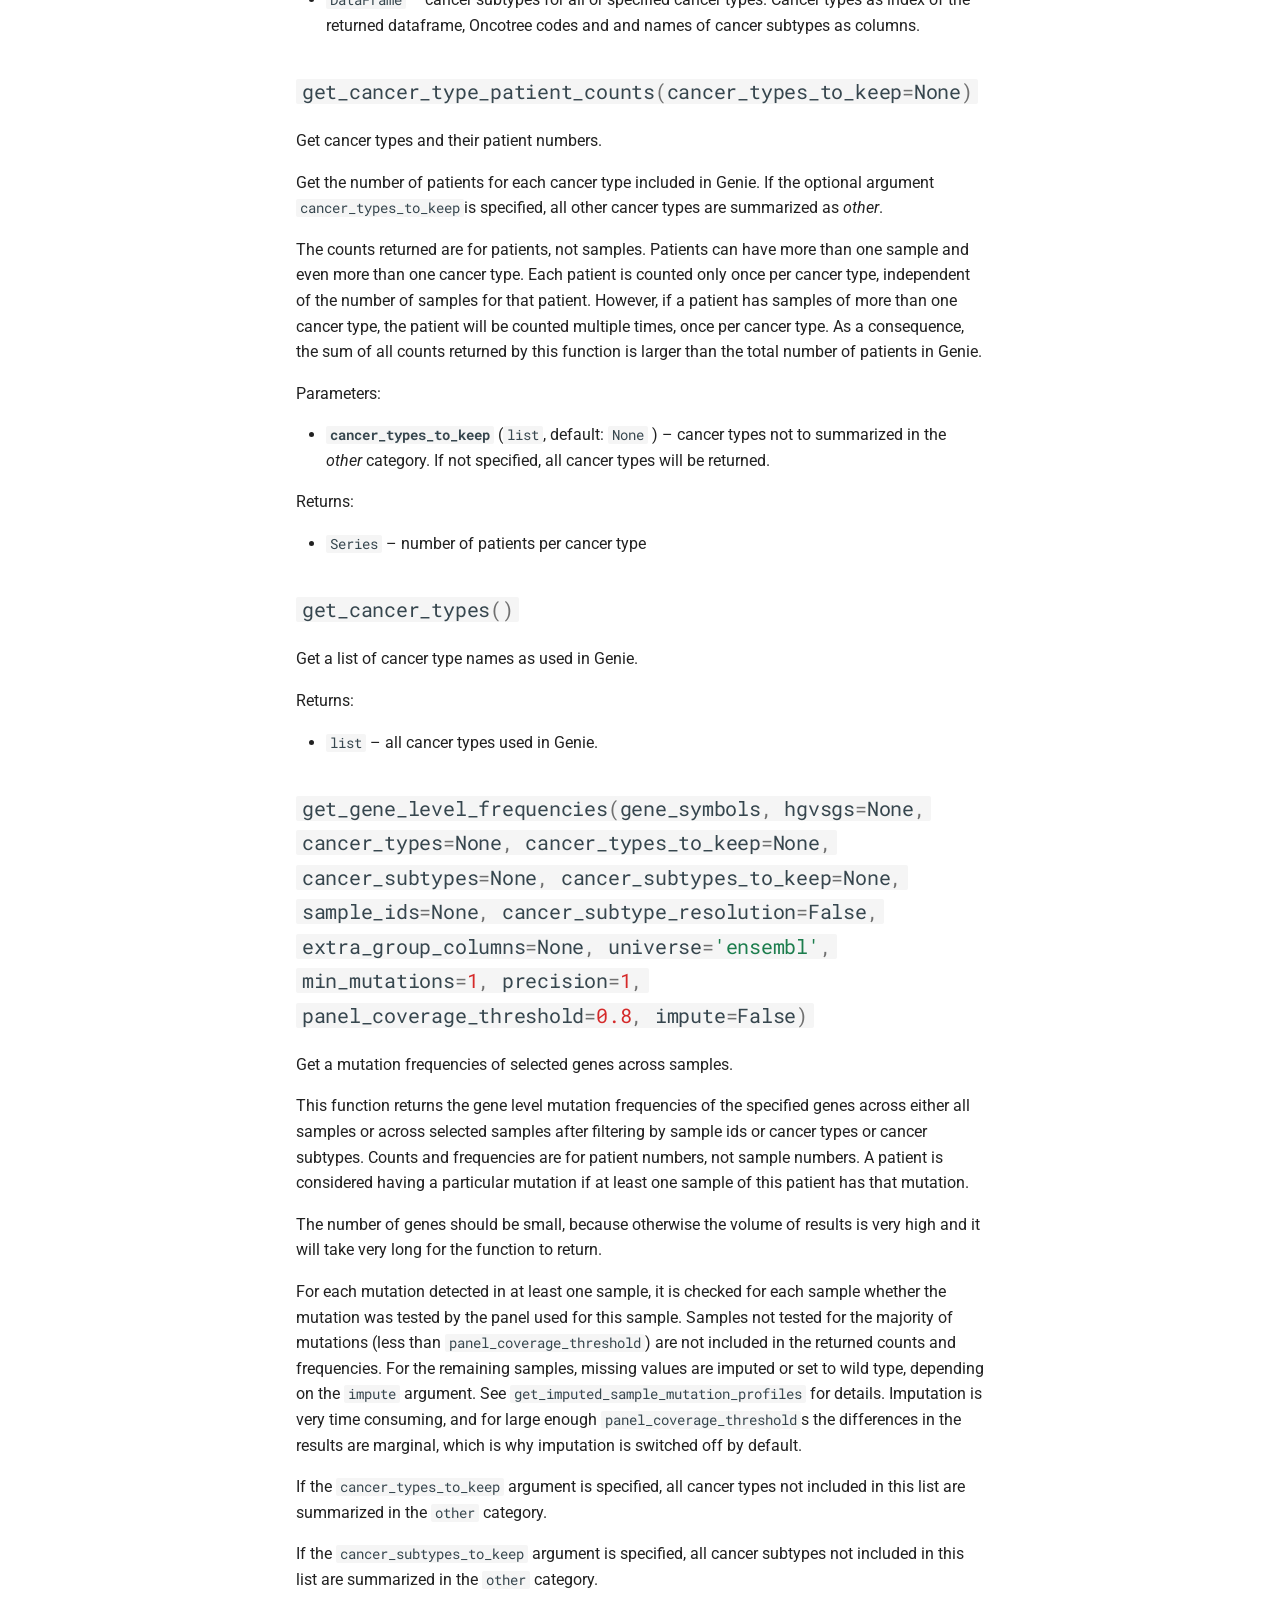
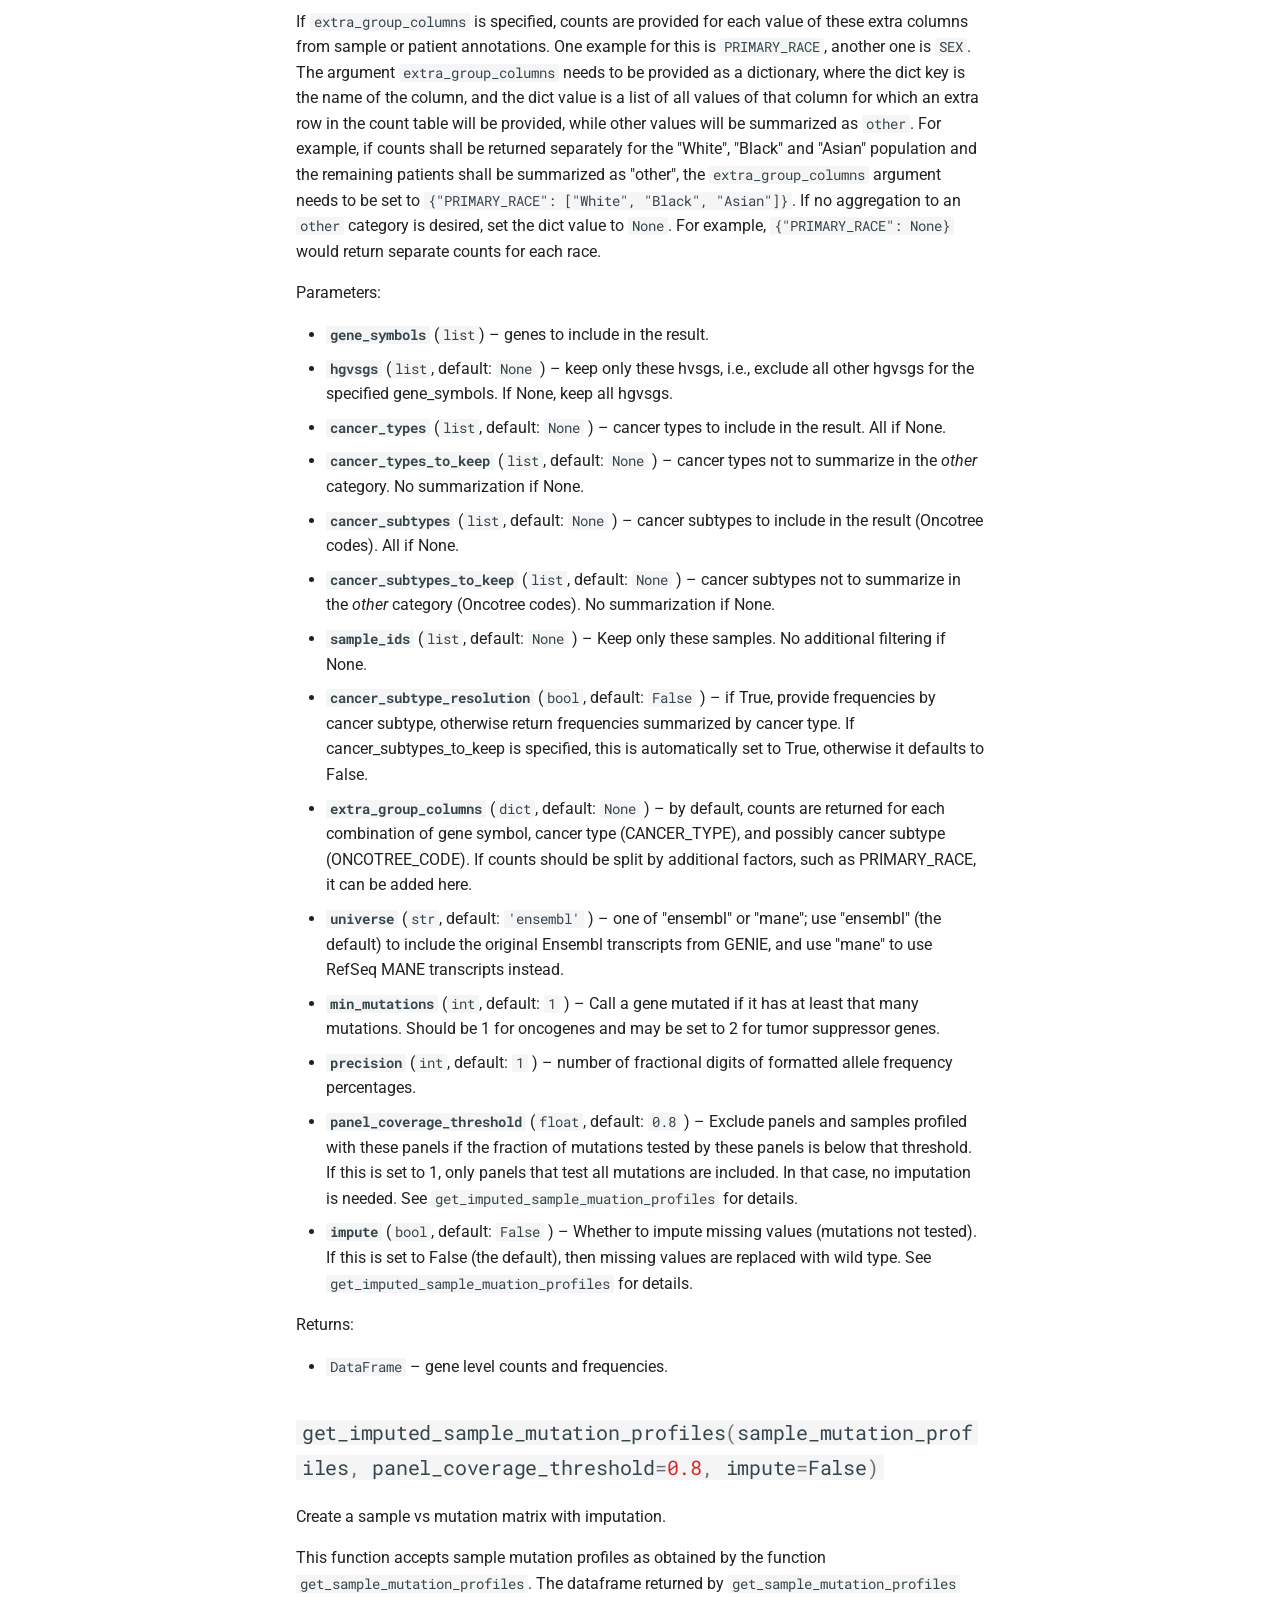
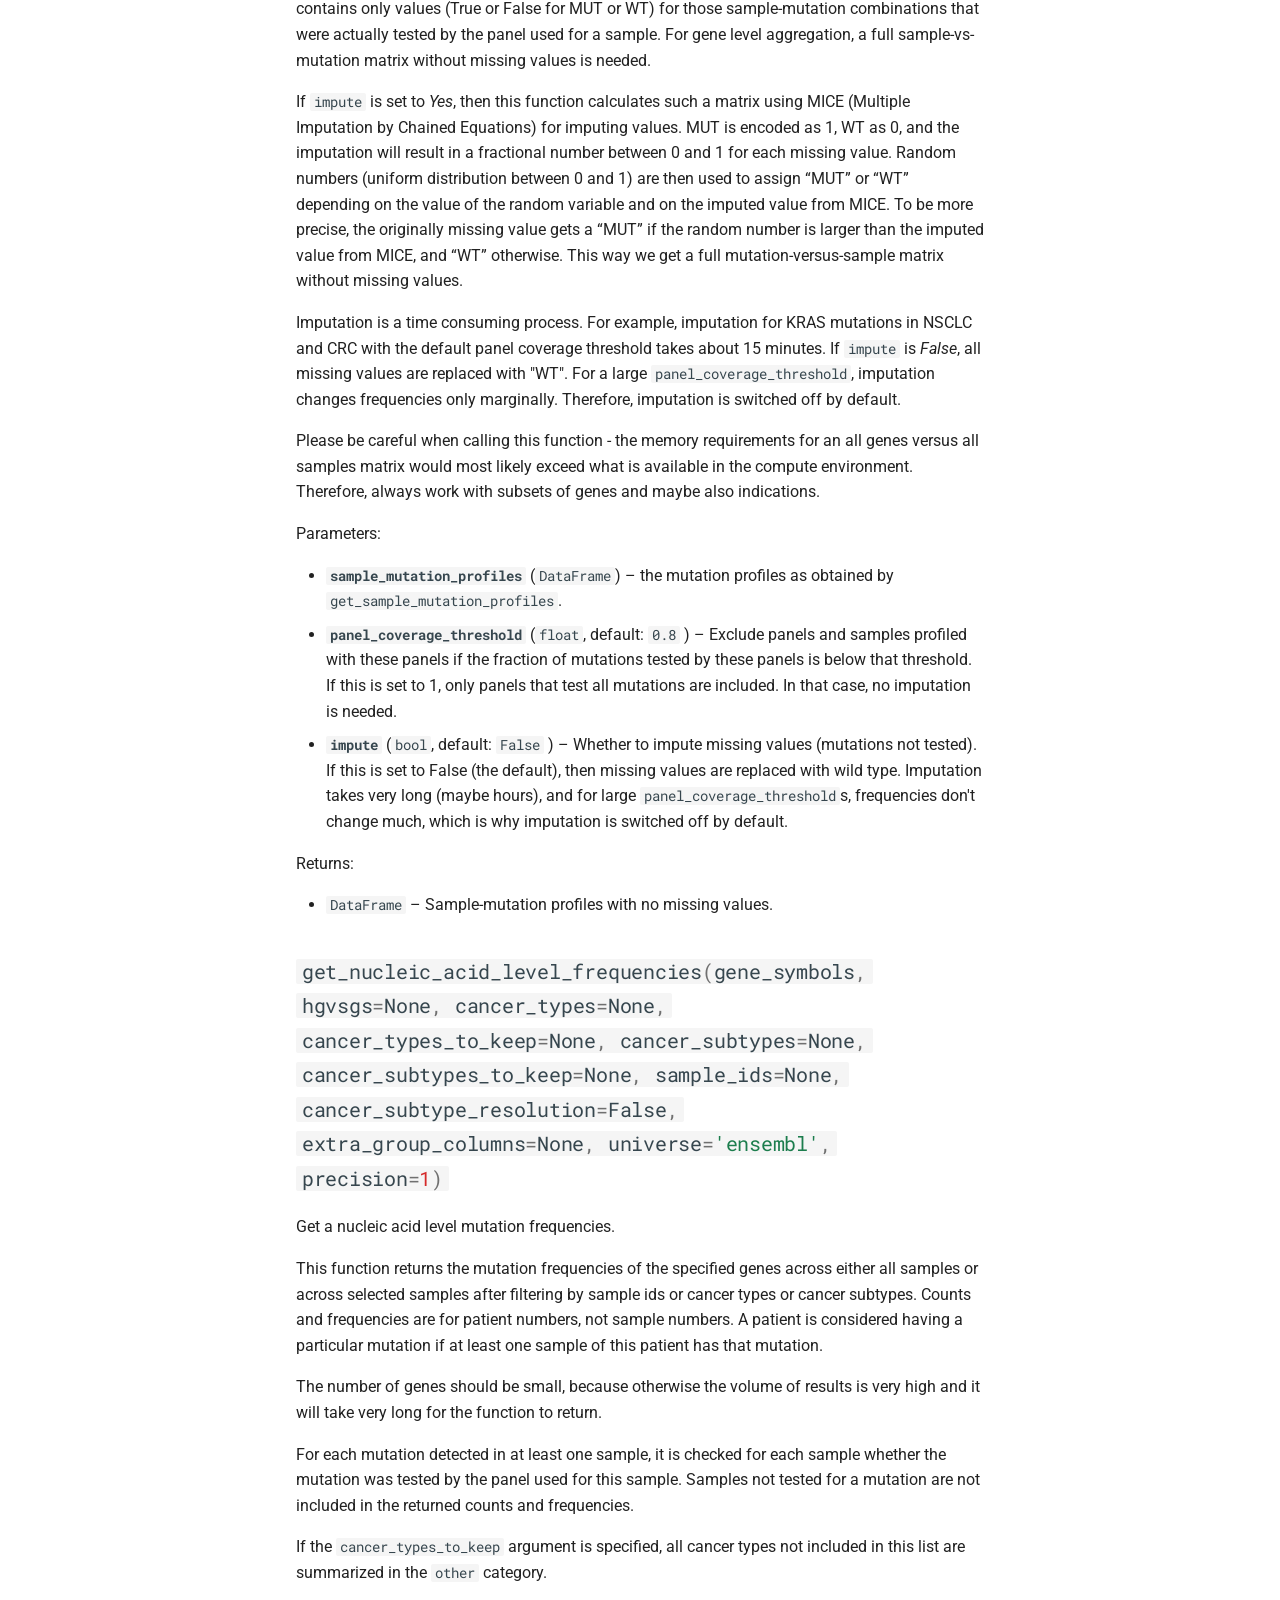
<file: reference/index.html>
<!doctype html>
<html lang="en" class="no-js">
  <head>
    
      <meta charset="utf-8">
      <meta name="viewport" content="width=device-width,initial-scale=1">
      
      
      
      
        <link rel="prev" href="../analysis_details/">
      
      
        <link rel="next" href="../examples/">
      
      
      <link rel="icon" href="../assets/images/favicon.png">
      <meta name="generator" content="mkdocs-1.5.3, mkdocs-material-9.5.3">
    
    
      
        <title>API documentation - GENIE Python Module Documentation</title>
      
    
    
      <link rel="stylesheet" href="../assets/stylesheets/main.50c56a3b.min.css">
      
      


    
    
      
    
    
      
        
        
        <link rel="preconnect" href="https://fonts.gstatic.com" crossorigin>
        <link rel="stylesheet" href="https://fonts.googleapis.com/css?family=Roboto:300,300i,400,400i,700,700i%7CRoboto+Mono:400,400i,700,700i&display=fallback">
        <style>:root{--md-text-font:"Roboto";--md-code-font:"Roboto Mono"}</style>
      
    
    
      <link rel="stylesheet" href="../assets/_mkdocstrings.css">
    
      <link rel="stylesheet" href="../css/custom.css">
    
    <script>__md_scope=new URL("..",location),__md_hash=e=>[...e].reduce((e,_)=>(e<<5)-e+_.charCodeAt(0),0),__md_get=(e,_=localStorage,t=__md_scope)=>JSON.parse(_.getItem(t.pathname+"."+e)),__md_set=(e,_,t=localStorage,a=__md_scope)=>{try{t.setItem(a.pathname+"."+e,JSON.stringify(_))}catch(e){}}</script>
    
      

    
    
    
  </head>
  
  
    <body dir="ltr">
  
    
    <input class="md-toggle" data-md-toggle="drawer" type="checkbox" id="__drawer" autocomplete="off">
    <input class="md-toggle" data-md-toggle="search" type="checkbox" id="__search" autocomplete="off">
    <label class="md-overlay" for="__drawer"></label>
    <div data-md-component="skip">
      
        
        <a href="#genie.genie" class="md-skip">
          Skip to content
        </a>
      
    </div>
    <div data-md-component="announce">
      
    </div>
    
    
      

  

<header class="md-header md-header--shadow" data-md-component="header">
  <nav class="md-header__inner md-grid" aria-label="Header">
    <a href=".." title="GENIE Python Module Documentation" class="md-header__button md-logo" aria-label="GENIE Python Module Documentation" data-md-component="logo">
      
  
  <svg xmlns="http://www.w3.org/2000/svg" viewBox="0 0 24 24"><path d="M12 8a3 3 0 0 0 3-3 3 3 0 0 0-3-3 3 3 0 0 0-3 3 3 3 0 0 0 3 3m0 3.54C9.64 9.35 6.5 8 3 8v11c3.5 0 6.64 1.35 9 3.54 2.36-2.19 5.5-3.54 9-3.54V8c-3.5 0-6.64 1.35-9 3.54Z"/></svg>

    </a>
    <label class="md-header__button md-icon" for="__drawer">
      
      <svg xmlns="http://www.w3.org/2000/svg" viewBox="0 0 24 24"><path d="M3 6h18v2H3V6m0 5h18v2H3v-2m0 5h18v2H3v-2Z"/></svg>
    </label>
    <div class="md-header__title" data-md-component="header-title">
      <div class="md-header__ellipsis">
        <div class="md-header__topic">
          <span class="md-ellipsis">
            GENIE Python Module Documentation
          </span>
        </div>
        <div class="md-header__topic" data-md-component="header-topic">
          <span class="md-ellipsis">
            
              API documentation
            
          </span>
        </div>
      </div>
    </div>
    
    
      <script>var media,input,key,value,palette=__md_get("__palette");if(palette&&palette.color){"(prefers-color-scheme)"===palette.color.media&&(media=matchMedia("(prefers-color-scheme: light)"),input=document.querySelector(media.matches?"[data-md-color-media='(prefers-color-scheme: light)']":"[data-md-color-media='(prefers-color-scheme: dark)']"),palette.color.media=input.getAttribute("data-md-color-media"),palette.color.scheme=input.getAttribute("data-md-color-scheme"),palette.color.primary=input.getAttribute("data-md-color-primary"),palette.color.accent=input.getAttribute("data-md-color-accent"));for([key,value]of Object.entries(palette.color))document.body.setAttribute("data-md-color-"+key,value)}</script>
    
    
    
      <label class="md-header__button md-icon" for="__search">
        
        <svg xmlns="http://www.w3.org/2000/svg" viewBox="0 0 24 24"><path d="M9.5 3A6.5 6.5 0 0 1 16 9.5c0 1.61-.59 3.09-1.56 4.23l.27.27h.79l5 5-1.5 1.5-5-5v-.79l-.27-.27A6.516 6.516 0 0 1 9.5 16 6.5 6.5 0 0 1 3 9.5 6.5 6.5 0 0 1 9.5 3m0 2C7 5 5 7 5 9.5S7 14 9.5 14 14 12 14 9.5 12 5 9.5 5Z"/></svg>
      </label>
      <div class="md-search" data-md-component="search" role="dialog">
  <label class="md-search__overlay" for="__search"></label>
  <div class="md-search__inner" role="search">
    <form class="md-search__form" name="search">
      <input type="text" class="md-search__input" name="query" aria-label="Search" placeholder="Search" autocapitalize="off" autocorrect="off" autocomplete="off" spellcheck="false" data-md-component="search-query" required>
      <label class="md-search__icon md-icon" for="__search">
        
        <svg xmlns="http://www.w3.org/2000/svg" viewBox="0 0 24 24"><path d="M9.5 3A6.5 6.5 0 0 1 16 9.5c0 1.61-.59 3.09-1.56 4.23l.27.27h.79l5 5-1.5 1.5-5-5v-.79l-.27-.27A6.516 6.516 0 0 1 9.5 16 6.5 6.5 0 0 1 3 9.5 6.5 6.5 0 0 1 9.5 3m0 2C7 5 5 7 5 9.5S7 14 9.5 14 14 12 14 9.5 12 5 9.5 5Z"/></svg>
        
        <svg xmlns="http://www.w3.org/2000/svg" viewBox="0 0 24 24"><path d="M20 11v2H8l5.5 5.5-1.42 1.42L4.16 12l7.92-7.92L13.5 5.5 8 11h12Z"/></svg>
      </label>
      <nav class="md-search__options" aria-label="Search">
        
        <button type="reset" class="md-search__icon md-icon" title="Clear" aria-label="Clear" tabindex="-1">
          
          <svg xmlns="http://www.w3.org/2000/svg" viewBox="0 0 24 24"><path d="M19 6.41 17.59 5 12 10.59 6.41 5 5 6.41 10.59 12 5 17.59 6.41 19 12 13.41 17.59 19 19 17.59 13.41 12 19 6.41Z"/></svg>
        </button>
      </nav>
      
    </form>
    <div class="md-search__output">
      <div class="md-search__scrollwrap" data-md-scrollfix>
        <div class="md-search-result" data-md-component="search-result">
          <div class="md-search-result__meta">
            Initializing search
          </div>
          <ol class="md-search-result__list" role="presentation"></ol>
        </div>
      </div>
    </div>
  </div>
</div>
    
    
  </nav>
  
</header>
    
    <div class="md-container" data-md-component="container">
      
      
        
          
        
      
      <main class="md-main" data-md-component="main">
        <div class="md-main__inner md-grid">
          
            
              
              <div class="md-sidebar md-sidebar--primary" data-md-component="sidebar" data-md-type="navigation" >
                <div class="md-sidebar__scrollwrap">
                  <div class="md-sidebar__inner">
                    



<nav class="md-nav md-nav--primary" aria-label="Navigation" data-md-level="0">
  <label class="md-nav__title" for="__drawer">
    <a href=".." title="GENIE Python Module Documentation" class="md-nav__button md-logo" aria-label="GENIE Python Module Documentation" data-md-component="logo">
      
  
  <svg xmlns="http://www.w3.org/2000/svg" viewBox="0 0 24 24"><path d="M12 8a3 3 0 0 0 3-3 3 3 0 0 0-3-3 3 3 0 0 0-3 3 3 3 0 0 0 3 3m0 3.54C9.64 9.35 6.5 8 3 8v11c3.5 0 6.64 1.35 9 3.54 2.36-2.19 5.5-3.54 9-3.54V8c-3.5 0-6.64 1.35-9 3.54Z"/></svg>

    </a>
    GENIE Python Module Documentation
  </label>
  
  <ul class="md-nav__list" data-md-scrollfix>
    
      
      
  
  
  
  
    <li class="md-nav__item">
      <a href=".." class="md-nav__link">
        
  
  <span class="md-ellipsis">
    Documentation Home Page
  </span>
  

      </a>
    </li>
  

    
      
      
  
  
  
  
    
    
    
    
    
    <li class="md-nav__item md-nav__item--nested">
      
        
        
        
        <input class="md-nav__toggle md-toggle " type="checkbox" id="__nav_2" >
        
          
          <label class="md-nav__link" for="__nav_2" id="__nav_2_label" tabindex="0">
            
  
  <span class="md-ellipsis">
    Installation
  </span>
  

            <span class="md-nav__icon md-icon"></span>
          </label>
        
        <nav class="md-nav" data-md-level="1" aria-labelledby="__nav_2_label" aria-expanded="false">
          <label class="md-nav__title" for="__nav_2">
            <span class="md-nav__icon md-icon"></span>
            Installation
          </label>
          <ul class="md-nav__list" data-md-scrollfix>
            
              
                
  
  
  
  
    <li class="md-nav__item">
      <a href="../installation/" class="md-nav__link">
        
  
  <span class="md-ellipsis">
    Overview
  </span>
  

      </a>
    </li>
  

              
            
              
                
  
  
  
  
    <li class="md-nav__item">
      <a href="../python_env/" class="md-nav__link">
        
  
  <span class="md-ellipsis">
    Python environment
  </span>
  

      </a>
    </li>
  

              
            
              
                
  
  
  
  
    
    
    
    
    
    <li class="md-nav__item md-nav__item--nested">
      
        
        
        
        <input class="md-nav__toggle md-toggle " type="checkbox" id="__nav_2_3" >
        
          
          <label class="md-nav__link" for="__nav_2_3" id="__nav_2_3_label" tabindex="0">
            
  
  <span class="md-ellipsis">
    GENIE data
  </span>
  

            <span class="md-nav__icon md-icon"></span>
          </label>
        
        <nav class="md-nav" data-md-level="2" aria-labelledby="__nav_2_3_label" aria-expanded="false">
          <label class="md-nav__title" for="__nav_2_3">
            <span class="md-nav__icon md-icon"></span>
            GENIE data
          </label>
          <ul class="md-nav__list" data-md-scrollfix>
            
              
                
  
  
  
  
    <li class="md-nav__item">
      <a href="../download/" class="md-nav__link">
        
  
  <span class="md-ellipsis">
    Downloading GENIE data
  </span>
  

      </a>
    </li>
  

              
            
              
                
  
  
  
  
    <li class="md-nav__item">
      <a href="../annotate/" class="md-nav__link">
        
  
  <span class="md-ellipsis">
    Annotating mutations
  </span>
  

      </a>
    </li>
  

              
            
          </ul>
        </nav>
      
    </li>
  

              
            
          </ul>
        </nav>
      
    </li>
  

    
      
      
  
  
    
  
  
  
    
    
    
    
    
    <li class="md-nav__item md-nav__item--active md-nav__item--nested">
      
        
        
        
        <input class="md-nav__toggle md-toggle " type="checkbox" id="__nav_3" checked>
        
          
          <label class="md-nav__link" for="__nav_3" id="__nav_3_label" tabindex="0">
            
  
  <span class="md-ellipsis">
    Package documentation
  </span>
  

            <span class="md-nav__icon md-icon"></span>
          </label>
        
        <nav class="md-nav" data-md-level="1" aria-labelledby="__nav_3_label" aria-expanded="true">
          <label class="md-nav__title" for="__nav_3">
            <span class="md-nav__icon md-icon"></span>
            Package documentation
          </label>
          <ul class="md-nav__list" data-md-scrollfix>
            
              
                
  
  
  
  
    <li class="md-nav__item">
      <a href="../overview/" class="md-nav__link">
        
  
  <span class="md-ellipsis">
    Package overview
  </span>
  

      </a>
    </li>
  

              
            
              
                
  
  
  
  
    <li class="md-nav__item">
      <a href="../analysis_details/" class="md-nav__link">
        
  
  <span class="md-ellipsis">
    Analysis Details
  </span>
  

      </a>
    </li>
  

              
            
              
                
  
  
    
  
  
  
    <li class="md-nav__item md-nav__item--active">
      
      <input class="md-nav__toggle md-toggle" type="checkbox" id="__toc">
      
      
      
        <label class="md-nav__link md-nav__link--active" for="__toc">
          
  
  <span class="md-ellipsis">
    API documentation
  </span>
  

          <span class="md-nav__icon md-icon"></span>
        </label>
      
      <a href="./" class="md-nav__link md-nav__link--active">
        
  
  <span class="md-ellipsis">
    API documentation
  </span>
  

      </a>
      
        

<nav class="md-nav md-nav--secondary" aria-label="Table of contents">
  
  
  
  
    <label class="md-nav__title" for="__toc">
      <span class="md-nav__icon md-icon"></span>
      Table of contents
    </label>
    <ul class="md-nav__list" data-md-component="toc" data-md-scrollfix>
      
        <li class="md-nav__item">
  <a href="#genie.genie" class="md-nav__link">
    <span class="md-ellipsis">
      genie
    </span>
  </a>
  
</li>
      
        <li class="md-nav__item">
  <a href="#genie.genie.CNA" class="md-nav__link">
    <span class="md-ellipsis">
      CNA
    </span>
  </a>
  
    <nav class="md-nav" aria-label="CNA">
      <ul class="md-nav__list">
        
          <li class="md-nav__item">
  <a href="#genie.genie.CNA.get_cna" class="md-nav__link">
    <span class="md-ellipsis">
      get_cna()
    </span>
  </a>
  
</li>
        
      </ul>
    </nav>
  
</li>
      
        <li class="md-nav__item">
  <a href="#genie.genie.Configuration" class="md-nav__link">
    <span class="md-ellipsis">
      Configuration
    </span>
  </a>
  
    <nav class="md-nav" aria-label="Configuration">
      <ul class="md-nav__list">
        
          <li class="md-nav__item">
  <a href="#genie.genie.Configuration.get_aux_file_name" class="md-nav__link">
    <span class="md-ellipsis">
      get_aux_file_name()
    </span>
  </a>
  
</li>
        
          <li class="md-nav__item">
  <a href="#genie.genie.Configuration.get_cache_file_name" class="md-nav__link">
    <span class="md-ellipsis">
      get_cache_file_name()
    </span>
  </a>
  
</li>
        
          <li class="md-nav__item">
  <a href="#genie.genie.Configuration.get_case_list_file_names" class="md-nav__link">
    <span class="md-ellipsis">
      get_case_list_file_names()
    </span>
  </a>
  
</li>
        
          <li class="md-nav__item">
  <a href="#genie.genie.Configuration.get_config" class="md-nav__link">
    <span class="md-ellipsis">
      get_config()
    </span>
  </a>
  
</li>
        
          <li class="md-nav__item">
  <a href="#genie.genie.Configuration.get_data_file_name" class="md-nav__link">
    <span class="md-ellipsis">
      get_data_file_name()
    </span>
  </a>
  
</li>
        
          <li class="md-nav__item">
  <a href="#genie.genie.Configuration.get_dir" class="md-nav__link">
    <span class="md-ellipsis">
      get_dir()
    </span>
  </a>
  
</li>
        
          <li class="md-nav__item">
  <a href="#genie.genie.Configuration.get_gene_panel_file_names" class="md-nav__link">
    <span class="md-ellipsis">
      get_gene_panel_file_names()
    </span>
  </a>
  
</li>
        
          <li class="md-nav__item">
  <a href="#genie.genie.Configuration.get_genie_dir" class="md-nav__link">
    <span class="md-ellipsis">
      get_genie_dir()
    </span>
  </a>
  
</li>
        
          <li class="md-nav__item">
  <a href="#genie.genie.Configuration.get_genie_version" class="md-nav__link">
    <span class="md-ellipsis">
      get_genie_version()
    </span>
  </a>
  
</li>
        
          <li class="md-nav__item">
  <a href="#genie.genie.Configuration.get_meta_file_name" class="md-nav__link">
    <span class="md-ellipsis">
      get_meta_file_name()
    </span>
  </a>
  
</li>
        
          <li class="md-nav__item">
  <a href="#genie.genie.Configuration.load_aux_file" class="md-nav__link">
    <span class="md-ellipsis">
      load_aux_file()
    </span>
  </a>
  
</li>
        
          <li class="md-nav__item">
  <a href="#genie.genie.Configuration.load_data_file" class="md-nav__link">
    <span class="md-ellipsis">
      load_data_file()
    </span>
  </a>
  
</li>
        
          <li class="md-nav__item">
  <a href="#genie.genie.Configuration.load_file" class="md-nav__link">
    <span class="md-ellipsis">
      load_file()
    </span>
  </a>
  
</li>
        
      </ul>
    </nav>
  
</li>
      
        <li class="md-nav__item">
  <a href="#genie.genie.Genie" class="md-nav__link">
    <span class="md-ellipsis">
      Genie
    </span>
  </a>
  
    <nav class="md-nav" aria-label="Genie">
      <ul class="md-nav__list">
        
          <li class="md-nav__item">
  <a href="#genie.genie.Genie.aggregate_to_amino_acid_level" class="md-nav__link">
    <span class="md-ellipsis">
      aggregate_to_amino_acid_level()
    </span>
  </a>
  
</li>
        
          <li class="md-nav__item">
  <a href="#genie.genie.Genie.aggregate_to_gene_level" class="md-nav__link">
    <span class="md-ellipsis">
      aggregate_to_gene_level()
    </span>
  </a>
  
</li>
        
          <li class="md-nav__item">
  <a href="#genie.genie.Genie.append_patient_info" class="md-nav__link">
    <span class="md-ellipsis">
      append_patient_info()
    </span>
  </a>
  
</li>
        
          <li class="md-nav__item">
  <a href="#genie.genie.Genie.append_sample_info" class="md-nav__link">
    <span class="md-ellipsis">
      append_sample_info()
    </span>
  </a>
  
</li>
        
          <li class="md-nav__item">
  <a href="#genie.genie.Genie.get_amino_acid_level_frequencies" class="md-nav__link">
    <span class="md-ellipsis">
      get_amino_acid_level_frequencies()
    </span>
  </a>
  
</li>
        
          <li class="md-nav__item">
  <a href="#genie.genie.Genie.get_annotated_unique_mutations" class="md-nav__link">
    <span class="md-ellipsis">
      get_annotated_unique_mutations()
    </span>
  </a>
  
</li>
        
          <li class="md-nav__item">
  <a href="#genie.genie.Genie.get_cancer_subtype_sample_counts" class="md-nav__link">
    <span class="md-ellipsis">
      get_cancer_subtype_sample_counts()
    </span>
  </a>
  
</li>
        
          <li class="md-nav__item">
  <a href="#genie.genie.Genie.get_cancer_subtypes" class="md-nav__link">
    <span class="md-ellipsis">
      get_cancer_subtypes()
    </span>
  </a>
  
</li>
        
          <li class="md-nav__item">
  <a href="#genie.genie.Genie.get_cancer_type_patient_counts" class="md-nav__link">
    <span class="md-ellipsis">
      get_cancer_type_patient_counts()
    </span>
  </a>
  
</li>
        
          <li class="md-nav__item">
  <a href="#genie.genie.Genie.get_cancer_types" class="md-nav__link">
    <span class="md-ellipsis">
      get_cancer_types()
    </span>
  </a>
  
</li>
        
          <li class="md-nav__item">
  <a href="#genie.genie.Genie.get_gene_level_frequencies" class="md-nav__link">
    <span class="md-ellipsis">
      get_gene_level_frequencies()
    </span>
  </a>
  
</li>
        
          <li class="md-nav__item">
  <a href="#genie.genie.Genie.get_imputed_sample_mutation_profiles" class="md-nav__link">
    <span class="md-ellipsis">
      get_imputed_sample_mutation_profiles()
    </span>
  </a>
  
</li>
        
          <li class="md-nav__item">
  <a href="#genie.genie.Genie.get_nucleic_acid_level_frequencies" class="md-nav__link">
    <span class="md-ellipsis">
      get_nucleic_acid_level_frequencies()
    </span>
  </a>
  
</li>
        
          <li class="md-nav__item">
  <a href="#genie.genie.Genie.get_sample_mutation_profiles" class="md-nav__link">
    <span class="md-ellipsis">
      get_sample_mutation_profiles()
    </span>
  </a>
  
</li>
        
          <li class="md-nav__item">
  <a href="#genie.genie.Genie.get_tmb" class="md-nav__link">
    <span class="md-ellipsis">
      get_tmb()
    </span>
  </a>
  
</li>
        
          <li class="md-nav__item">
  <a href="#genie.genie.Genie.summary" class="md-nav__link">
    <span class="md-ellipsis">
      summary()
    </span>
  </a>
  
</li>
        
      </ul>
    </nav>
  
</li>
      
        <li class="md-nav__item">
  <a href="#genie.genie.Merger" class="md-nav__link">
    <span class="md-ellipsis">
      Merger
    </span>
  </a>
  
    <nav class="md-nav" aria-label="Merger">
      <ul class="md-nav__list">
        
          <li class="md-nav__item">
  <a href="#genie.genie.Merger.deep_merge" class="md-nav__link">
    <span class="md-ellipsis">
      deep_merge()
    </span>
  </a>
  
</li>
        
      </ul>
    </nav>
  
</li>
      
        <li class="md-nav__item">
  <a href="#genie.genie.Meta" class="md-nav__link">
    <span class="md-ellipsis">
      Meta
    </span>
  </a>
  
</li>
      
        <li class="md-nav__item">
  <a href="#genie.genie.Mutations" class="md-nav__link">
    <span class="md-ellipsis">
      Mutations
    </span>
  </a>
  
    <nav class="md-nav" aria-label="Mutations">
      <ul class="md-nav__list">
        
          <li class="md-nav__item">
  <a href="#genie.genie.Mutations.get_detected_mutations" class="md-nav__link">
    <span class="md-ellipsis">
      get_detected_mutations()
    </span>
  </a>
  
</li>
        
          <li class="md-nav__item">
  <a href="#genie.genie.Mutations.get_mutation_annotations" class="md-nav__link">
    <span class="md-ellipsis">
      get_mutation_annotations()
    </span>
  </a>
  
</li>
        
          <li class="md-nav__item">
  <a href="#genie.genie.Mutations.get_sample_mutation_profiles" class="md-nav__link">
    <span class="md-ellipsis">
      get_sample_mutation_profiles()
    </span>
  </a>
  
</li>
        
          <li class="md-nav__item">
  <a href="#genie.genie.Mutations.get_unique_mutations" class="md-nav__link">
    <span class="md-ellipsis">
      get_unique_mutations()
    </span>
  </a>
  
</li>
        
          <li class="md-nav__item">
  <a href="#genie.genie.Mutations.hgvsp3_to_hgvsp1" class="md-nav__link">
    <span class="md-ellipsis">
      hgvsp3_to_hgvsp1()
    </span>
  </a>
  
</li>
        
      </ul>
    </nav>
  
</li>
      
        <li class="md-nav__item">
  <a href="#genie.genie.Panel" class="md-nav__link">
    <span class="md-ellipsis">
      Panel
    </span>
  </a>
  
    <nav class="md-nav" aria-label="Panel">
      <ul class="md-nav__list">
        
          <li class="md-nav__item">
  <a href="#genie.genie.Panel.gene_is_on_panel" class="md-nav__link">
    <span class="md-ellipsis">
      gene_is_on_panel()
    </span>
  </a>
  
</li>
        
          <li class="md-nav__item">
  <a href="#genie.genie.Panel.get_total_range" class="md-nav__link">
    <span class="md-ellipsis">
      get_total_range()
    </span>
  </a>
  
</li>
        
          <li class="md-nav__item">
  <a href="#genie.genie.Panel.position_is_tested" class="md-nav__link">
    <span class="md-ellipsis">
      position_is_tested()
    </span>
  </a>
  
</li>
        
          <li class="md-nav__item">
  <a href="#genie.genie.Panel.range_is_tested" class="md-nav__link">
    <span class="md-ellipsis">
      range_is_tested()
    </span>
  </a>
  
</li>
        
          <li class="md-nav__item">
  <a href="#genie.genie.Panel.tested_positions" class="md-nav__link">
    <span class="md-ellipsis">
      tested_positions()
    </span>
  </a>
  
</li>
        
      </ul>
    </nav>
  
</li>
      
        <li class="md-nav__item">
  <a href="#genie.genie.PanelSet" class="md-nav__link">
    <span class="md-ellipsis">
      PanelSet
    </span>
  </a>
  
    <nav class="md-nav" aria-label="PanelSet">
      <ul class="md-nav__list">
        
          <li class="md-nav__item">
  <a href="#genie.genie.PanelSet.panels_for_mutation" class="md-nav__link">
    <span class="md-ellipsis">
      panels_for_mutation()
    </span>
  </a>
  
</li>
        
          <li class="md-nav__item">
  <a href="#genie.genie.PanelSet.panels_for_position" class="md-nav__link">
    <span class="md-ellipsis">
      panels_for_position()
    </span>
  </a>
  
</li>
        
          <li class="md-nav__item">
  <a href="#genie.genie.PanelSet.panels_for_range" class="md-nav__link">
    <span class="md-ellipsis">
      panels_for_range()
    </span>
  </a>
  
</li>
        
      </ul>
    </nav>
  
</li>
      
        <li class="md-nav__item">
  <a href="#genie.genie.PatientInfo" class="md-nav__link">
    <span class="md-ellipsis">
      PatientInfo
    </span>
  </a>
  
    <nav class="md-nav" aria-label="PatientInfo">
      <ul class="md-nav__list">
        
          <li class="md-nav__item">
  <a href="#genie.genie.PatientInfo.append_info" class="md-nav__link">
    <span class="md-ellipsis">
      append_info()
    </span>
  </a>
  
</li>
        
          <li class="md-nav__item">
  <a href="#genie.genie.PatientInfo.get_info_for_patient" class="md-nav__link">
    <span class="md-ellipsis">
      get_info_for_patient()
    </span>
  </a>
  
</li>
        
      </ul>
    </nav>
  
</li>
      
        <li class="md-nav__item">
  <a href="#genie.genie.SampleInfo" class="md-nav__link">
    <span class="md-ellipsis">
      SampleInfo
    </span>
  </a>
  
    <nav class="md-nav" aria-label="SampleInfo">
      <ul class="md-nav__list">
        
          <li class="md-nav__item">
  <a href="#genie.genie.SampleInfo.append_info" class="md-nav__link">
    <span class="md-ellipsis">
      append_info()
    </span>
  </a>
  
</li>
        
          <li class="md-nav__item">
  <a href="#genie.genie.SampleInfo.get_info_for_sample" class="md-nav__link">
    <span class="md-ellipsis">
      get_info_for_sample()
    </span>
  </a>
  
</li>
        
          <li class="md-nav__item">
  <a href="#genie.genie.SampleInfo.get_sample_ids" class="md-nav__link">
    <span class="md-ellipsis">
      get_sample_ids()
    </span>
  </a>
  
</li>
        
      </ul>
    </nav>
  
</li>
      
        <li class="md-nav__item">
  <a href="#genie.genie.TestedMutations" class="md-nav__link">
    <span class="md-ellipsis">
      TestedMutations
    </span>
  </a>
  
    <nav class="md-nav" aria-label="TestedMutations">
      <ul class="md-nav__list">
        
          <li class="md-nav__item">
  <a href="#genie.genie.TestedMutations.is_tested_matrix" class="md-nav__link">
    <span class="md-ellipsis">
      is_tested_matrix()
    </span>
  </a>
  
</li>
        
      </ul>
    </nav>
  
</li>
      
        <li class="md-nav__item">
  <a href="#genie.genie.TestedPositions" class="md-nav__link">
    <span class="md-ellipsis">
      TestedPositions
    </span>
  </a>
  
    <nav class="md-nav" aria-label="TestedPositions">
      <ul class="md-nav__list">
        
          <li class="md-nav__item">
  <a href="#genie.genie.TestedPositions.positions_for_panel" class="md-nav__link">
    <span class="md-ellipsis">
      positions_for_panel()
    </span>
  </a>
  
</li>
        
      </ul>
    </nav>
  
</li>
      
    </ul>
  
</nav>
      
    </li>
  

              
            
          </ul>
        </nav>
      
    </li>
  

    
      
      
  
  
  
  
    <li class="md-nav__item">
      <a href="../examples/" class="md-nav__link">
        
  
  <span class="md-ellipsis">
    Examples
  </span>
  

      </a>
    </li>
  

    
      
      
  
  
  
  
    <li class="md-nav__item">
      <a href="../comments/" class="md-nav__link">
        
  
  <span class="md-ellipsis">
    Comments on GENIE data
  </span>
  

      </a>
    </li>
  

    
      
      
  
  
  
  
    <li class="md-nav__item">
      <a href="../questions/" class="md-nav__link">
        
  
  <span class="md-ellipsis">
    Questions to be supported
  </span>
  

      </a>
    </li>
  

    
  </ul>
</nav>
                  </div>
                </div>
              </div>
            
            
              
              <div class="md-sidebar md-sidebar--secondary" data-md-component="sidebar" data-md-type="toc" >
                <div class="md-sidebar__scrollwrap">
                  <div class="md-sidebar__inner">
                    

<nav class="md-nav md-nav--secondary" aria-label="Table of contents">
  
  
  
  
    <label class="md-nav__title" for="__toc">
      <span class="md-nav__icon md-icon"></span>
      Table of contents
    </label>
    <ul class="md-nav__list" data-md-component="toc" data-md-scrollfix>
      
        <li class="md-nav__item">
  <a href="#genie.genie" class="md-nav__link">
    <span class="md-ellipsis">
      genie
    </span>
  </a>
  
</li>
      
        <li class="md-nav__item">
  <a href="#genie.genie.CNA" class="md-nav__link">
    <span class="md-ellipsis">
      CNA
    </span>
  </a>
  
    <nav class="md-nav" aria-label="CNA">
      <ul class="md-nav__list">
        
          <li class="md-nav__item">
  <a href="#genie.genie.CNA.get_cna" class="md-nav__link">
    <span class="md-ellipsis">
      get_cna()
    </span>
  </a>
  
</li>
        
      </ul>
    </nav>
  
</li>
      
        <li class="md-nav__item">
  <a href="#genie.genie.Configuration" class="md-nav__link">
    <span class="md-ellipsis">
      Configuration
    </span>
  </a>
  
    <nav class="md-nav" aria-label="Configuration">
      <ul class="md-nav__list">
        
          <li class="md-nav__item">
  <a href="#genie.genie.Configuration.get_aux_file_name" class="md-nav__link">
    <span class="md-ellipsis">
      get_aux_file_name()
    </span>
  </a>
  
</li>
        
          <li class="md-nav__item">
  <a href="#genie.genie.Configuration.get_cache_file_name" class="md-nav__link">
    <span class="md-ellipsis">
      get_cache_file_name()
    </span>
  </a>
  
</li>
        
          <li class="md-nav__item">
  <a href="#genie.genie.Configuration.get_case_list_file_names" class="md-nav__link">
    <span class="md-ellipsis">
      get_case_list_file_names()
    </span>
  </a>
  
</li>
        
          <li class="md-nav__item">
  <a href="#genie.genie.Configuration.get_config" class="md-nav__link">
    <span class="md-ellipsis">
      get_config()
    </span>
  </a>
  
</li>
        
          <li class="md-nav__item">
  <a href="#genie.genie.Configuration.get_data_file_name" class="md-nav__link">
    <span class="md-ellipsis">
      get_data_file_name()
    </span>
  </a>
  
</li>
        
          <li class="md-nav__item">
  <a href="#genie.genie.Configuration.get_dir" class="md-nav__link">
    <span class="md-ellipsis">
      get_dir()
    </span>
  </a>
  
</li>
        
          <li class="md-nav__item">
  <a href="#genie.genie.Configuration.get_gene_panel_file_names" class="md-nav__link">
    <span class="md-ellipsis">
      get_gene_panel_file_names()
    </span>
  </a>
  
</li>
        
          <li class="md-nav__item">
  <a href="#genie.genie.Configuration.get_genie_dir" class="md-nav__link">
    <span class="md-ellipsis">
      get_genie_dir()
    </span>
  </a>
  
</li>
        
          <li class="md-nav__item">
  <a href="#genie.genie.Configuration.get_genie_version" class="md-nav__link">
    <span class="md-ellipsis">
      get_genie_version()
    </span>
  </a>
  
</li>
        
          <li class="md-nav__item">
  <a href="#genie.genie.Configuration.get_meta_file_name" class="md-nav__link">
    <span class="md-ellipsis">
      get_meta_file_name()
    </span>
  </a>
  
</li>
        
          <li class="md-nav__item">
  <a href="#genie.genie.Configuration.load_aux_file" class="md-nav__link">
    <span class="md-ellipsis">
      load_aux_file()
    </span>
  </a>
  
</li>
        
          <li class="md-nav__item">
  <a href="#genie.genie.Configuration.load_data_file" class="md-nav__link">
    <span class="md-ellipsis">
      load_data_file()
    </span>
  </a>
  
</li>
        
          <li class="md-nav__item">
  <a href="#genie.genie.Configuration.load_file" class="md-nav__link">
    <span class="md-ellipsis">
      load_file()
    </span>
  </a>
  
</li>
        
      </ul>
    </nav>
  
</li>
      
        <li class="md-nav__item">
  <a href="#genie.genie.Genie" class="md-nav__link">
    <span class="md-ellipsis">
      Genie
    </span>
  </a>
  
    <nav class="md-nav" aria-label="Genie">
      <ul class="md-nav__list">
        
          <li class="md-nav__item">
  <a href="#genie.genie.Genie.aggregate_to_amino_acid_level" class="md-nav__link">
    <span class="md-ellipsis">
      aggregate_to_amino_acid_level()
    </span>
  </a>
  
</li>
        
          <li class="md-nav__item">
  <a href="#genie.genie.Genie.aggregate_to_gene_level" class="md-nav__link">
    <span class="md-ellipsis">
      aggregate_to_gene_level()
    </span>
  </a>
  
</li>
        
          <li class="md-nav__item">
  <a href="#genie.genie.Genie.append_patient_info" class="md-nav__link">
    <span class="md-ellipsis">
      append_patient_info()
    </span>
  </a>
  
</li>
        
          <li class="md-nav__item">
  <a href="#genie.genie.Genie.append_sample_info" class="md-nav__link">
    <span class="md-ellipsis">
      append_sample_info()
    </span>
  </a>
  
</li>
        
          <li class="md-nav__item">
  <a href="#genie.genie.Genie.get_amino_acid_level_frequencies" class="md-nav__link">
    <span class="md-ellipsis">
      get_amino_acid_level_frequencies()
    </span>
  </a>
  
</li>
        
          <li class="md-nav__item">
  <a href="#genie.genie.Genie.get_annotated_unique_mutations" class="md-nav__link">
    <span class="md-ellipsis">
      get_annotated_unique_mutations()
    </span>
  </a>
  
</li>
        
          <li class="md-nav__item">
  <a href="#genie.genie.Genie.get_cancer_subtype_sample_counts" class="md-nav__link">
    <span class="md-ellipsis">
      get_cancer_subtype_sample_counts()
    </span>
  </a>
  
</li>
        
          <li class="md-nav__item">
  <a href="#genie.genie.Genie.get_cancer_subtypes" class="md-nav__link">
    <span class="md-ellipsis">
      get_cancer_subtypes()
    </span>
  </a>
  
</li>
        
          <li class="md-nav__item">
  <a href="#genie.genie.Genie.get_cancer_type_patient_counts" class="md-nav__link">
    <span class="md-ellipsis">
      get_cancer_type_patient_counts()
    </span>
  </a>
  
</li>
        
          <li class="md-nav__item">
  <a href="#genie.genie.Genie.get_cancer_types" class="md-nav__link">
    <span class="md-ellipsis">
      get_cancer_types()
    </span>
  </a>
  
</li>
        
          <li class="md-nav__item">
  <a href="#genie.genie.Genie.get_gene_level_frequencies" class="md-nav__link">
    <span class="md-ellipsis">
      get_gene_level_frequencies()
    </span>
  </a>
  
</li>
        
          <li class="md-nav__item">
  <a href="#genie.genie.Genie.get_imputed_sample_mutation_profiles" class="md-nav__link">
    <span class="md-ellipsis">
      get_imputed_sample_mutation_profiles()
    </span>
  </a>
  
</li>
        
          <li class="md-nav__item">
  <a href="#genie.genie.Genie.get_nucleic_acid_level_frequencies" class="md-nav__link">
    <span class="md-ellipsis">
      get_nucleic_acid_level_frequencies()
    </span>
  </a>
  
</li>
        
          <li class="md-nav__item">
  <a href="#genie.genie.Genie.get_sample_mutation_profiles" class="md-nav__link">
    <span class="md-ellipsis">
      get_sample_mutation_profiles()
    </span>
  </a>
  
</li>
        
          <li class="md-nav__item">
  <a href="#genie.genie.Genie.get_tmb" class="md-nav__link">
    <span class="md-ellipsis">
      get_tmb()
    </span>
  </a>
  
</li>
        
          <li class="md-nav__item">
  <a href="#genie.genie.Genie.summary" class="md-nav__link">
    <span class="md-ellipsis">
      summary()
    </span>
  </a>
  
</li>
        
      </ul>
    </nav>
  
</li>
      
        <li class="md-nav__item">
  <a href="#genie.genie.Merger" class="md-nav__link">
    <span class="md-ellipsis">
      Merger
    </span>
  </a>
  
    <nav class="md-nav" aria-label="Merger">
      <ul class="md-nav__list">
        
          <li class="md-nav__item">
  <a href="#genie.genie.Merger.deep_merge" class="md-nav__link">
    <span class="md-ellipsis">
      deep_merge()
    </span>
  </a>
  
</li>
        
      </ul>
    </nav>
  
</li>
      
        <li class="md-nav__item">
  <a href="#genie.genie.Meta" class="md-nav__link">
    <span class="md-ellipsis">
      Meta
    </span>
  </a>
  
</li>
      
        <li class="md-nav__item">
  <a href="#genie.genie.Mutations" class="md-nav__link">
    <span class="md-ellipsis">
      Mutations
    </span>
  </a>
  
    <nav class="md-nav" aria-label="Mutations">
      <ul class="md-nav__list">
        
          <li class="md-nav__item">
  <a href="#genie.genie.Mutations.get_detected_mutations" class="md-nav__link">
    <span class="md-ellipsis">
      get_detected_mutations()
    </span>
  </a>
  
</li>
        
          <li class="md-nav__item">
  <a href="#genie.genie.Mutations.get_mutation_annotations" class="md-nav__link">
    <span class="md-ellipsis">
      get_mutation_annotations()
    </span>
  </a>
  
</li>
        
          <li class="md-nav__item">
  <a href="#genie.genie.Mutations.get_sample_mutation_profiles" class="md-nav__link">
    <span class="md-ellipsis">
      get_sample_mutation_profiles()
    </span>
  </a>
  
</li>
        
          <li class="md-nav__item">
  <a href="#genie.genie.Mutations.get_unique_mutations" class="md-nav__link">
    <span class="md-ellipsis">
      get_unique_mutations()
    </span>
  </a>
  
</li>
        
          <li class="md-nav__item">
  <a href="#genie.genie.Mutations.hgvsp3_to_hgvsp1" class="md-nav__link">
    <span class="md-ellipsis">
      hgvsp3_to_hgvsp1()
    </span>
  </a>
  
</li>
        
      </ul>
    </nav>
  
</li>
      
        <li class="md-nav__item">
  <a href="#genie.genie.Panel" class="md-nav__link">
    <span class="md-ellipsis">
      Panel
    </span>
  </a>
  
    <nav class="md-nav" aria-label="Panel">
      <ul class="md-nav__list">
        
          <li class="md-nav__item">
  <a href="#genie.genie.Panel.gene_is_on_panel" class="md-nav__link">
    <span class="md-ellipsis">
      gene_is_on_panel()
    </span>
  </a>
  
</li>
        
          <li class="md-nav__item">
  <a href="#genie.genie.Panel.get_total_range" class="md-nav__link">
    <span class="md-ellipsis">
      get_total_range()
    </span>
  </a>
  
</li>
        
          <li class="md-nav__item">
  <a href="#genie.genie.Panel.position_is_tested" class="md-nav__link">
    <span class="md-ellipsis">
      position_is_tested()
    </span>
  </a>
  
</li>
        
          <li class="md-nav__item">
  <a href="#genie.genie.Panel.range_is_tested" class="md-nav__link">
    <span class="md-ellipsis">
      range_is_tested()
    </span>
  </a>
  
</li>
        
          <li class="md-nav__item">
  <a href="#genie.genie.Panel.tested_positions" class="md-nav__link">
    <span class="md-ellipsis">
      tested_positions()
    </span>
  </a>
  
</li>
        
      </ul>
    </nav>
  
</li>
      
        <li class="md-nav__item">
  <a href="#genie.genie.PanelSet" class="md-nav__link">
    <span class="md-ellipsis">
      PanelSet
    </span>
  </a>
  
    <nav class="md-nav" aria-label="PanelSet">
      <ul class="md-nav__list">
        
          <li class="md-nav__item">
  <a href="#genie.genie.PanelSet.panels_for_mutation" class="md-nav__link">
    <span class="md-ellipsis">
      panels_for_mutation()
    </span>
  </a>
  
</li>
        
          <li class="md-nav__item">
  <a href="#genie.genie.PanelSet.panels_for_position" class="md-nav__link">
    <span class="md-ellipsis">
      panels_for_position()
    </span>
  </a>
  
</li>
        
          <li class="md-nav__item">
  <a href="#genie.genie.PanelSet.panels_for_range" class="md-nav__link">
    <span class="md-ellipsis">
      panels_for_range()
    </span>
  </a>
  
</li>
        
      </ul>
    </nav>
  
</li>
      
        <li class="md-nav__item">
  <a href="#genie.genie.PatientInfo" class="md-nav__link">
    <span class="md-ellipsis">
      PatientInfo
    </span>
  </a>
  
    <nav class="md-nav" aria-label="PatientInfo">
      <ul class="md-nav__list">
        
          <li class="md-nav__item">
  <a href="#genie.genie.PatientInfo.append_info" class="md-nav__link">
    <span class="md-ellipsis">
      append_info()
    </span>
  </a>
  
</li>
        
          <li class="md-nav__item">
  <a href="#genie.genie.PatientInfo.get_info_for_patient" class="md-nav__link">
    <span class="md-ellipsis">
      get_info_for_patient()
    </span>
  </a>
  
</li>
        
      </ul>
    </nav>
  
</li>
      
        <li class="md-nav__item">
  <a href="#genie.genie.SampleInfo" class="md-nav__link">
    <span class="md-ellipsis">
      SampleInfo
    </span>
  </a>
  
    <nav class="md-nav" aria-label="SampleInfo">
      <ul class="md-nav__list">
        
          <li class="md-nav__item">
  <a href="#genie.genie.SampleInfo.append_info" class="md-nav__link">
    <span class="md-ellipsis">
      append_info()
    </span>
  </a>
  
</li>
        
          <li class="md-nav__item">
  <a href="#genie.genie.SampleInfo.get_info_for_sample" class="md-nav__link">
    <span class="md-ellipsis">
      get_info_for_sample()
    </span>
  </a>
  
</li>
        
          <li class="md-nav__item">
  <a href="#genie.genie.SampleInfo.get_sample_ids" class="md-nav__link">
    <span class="md-ellipsis">
      get_sample_ids()
    </span>
  </a>
  
</li>
        
      </ul>
    </nav>
  
</li>
      
        <li class="md-nav__item">
  <a href="#genie.genie.TestedMutations" class="md-nav__link">
    <span class="md-ellipsis">
      TestedMutations
    </span>
  </a>
  
    <nav class="md-nav" aria-label="TestedMutations">
      <ul class="md-nav__list">
        
          <li class="md-nav__item">
  <a href="#genie.genie.TestedMutations.is_tested_matrix" class="md-nav__link">
    <span class="md-ellipsis">
      is_tested_matrix()
    </span>
  </a>
  
</li>
        
      </ul>
    </nav>
  
</li>
      
        <li class="md-nav__item">
  <a href="#genie.genie.TestedPositions" class="md-nav__link">
    <span class="md-ellipsis">
      TestedPositions
    </span>
  </a>
  
    <nav class="md-nav" aria-label="TestedPositions">
      <ul class="md-nav__list">
        
          <li class="md-nav__item">
  <a href="#genie.genie.TestedPositions.positions_for_panel" class="md-nav__link">
    <span class="md-ellipsis">
      positions_for_panel()
    </span>
  </a>
  
</li>
        
      </ul>
    </nav>
  
</li>
      
    </ul>
  
</nav>
                  </div>
                </div>
              </div>
            
          
          
            <div class="md-content" data-md-component="content">
              <article class="md-content__inner md-typeset">
                
                  


  <h1>API documentation</h1>

<div class="doc doc-object doc-module">



<a id="genie.genie"></a>
  <div class="doc doc-contents first">

  

  <div class="doc doc-children">








<div class="doc doc-object doc-class">




<h2 id="genie.genie.CNA" class="doc doc-heading">
            <code class="highlight language-python"><span class="n">CNA</span><span class="p">(</span><span class="n">config</span><span class="p">)</span></code>

</h2>


  <div class="doc doc-contents ">

  
      <p>Copy number alteration data for all samples included in GENIE.</p>
  



  <p>Parameters:</p>
  <ul>
      <li class="field-body">
        <b><code>config</code></b>
            (<code><span title="typing.Type">Type</span>[<a class="autorefs autorefs-internal" title="genie.genie.Configuration" href="#genie.genie.Configuration">Configuration</a>]</code>)
        –
        <div class="doc-md-description">
          <p>the GENIE source data configuration.</p>
        </div>
      </li>
  </ul>



  <p>Attributes:</p>
  <ul>
      <li class="field-body">
        <b><code>data</code></b>
            (<code><span title="pandas.DataFrame">DataFrame</span></code>)
        –
        <div class="doc-md-description">
          <p>copy number data for all samples.
HGNC gene symbol is row index, sample id is column index. If
CNA information is missing for a gene-sample pair, the value
is NaN.</p>
        </div>
      </li>
  </ul>


  

  <div class="doc doc-children">










<div class="doc doc-object doc-function">




<h3 id="genie.genie.CNA.get_cna" class="doc doc-heading">
          <code class="highlight language-python"><span class="n">get_cna</span><span class="p">(</span><span class="n">sample_id</span><span class="p">,</span> <span class="n">gene_symbol</span><span class="p">)</span></code>

</h3>


  <div class="doc doc-contents ">
  
      <p>Get copy number data for a single sample.</p>



  <p>Parameters:</p>
  <ul>
      <li class="field-body">
        <b><code>sample_id</code></b>
            (<code>str</code>)
        –
        <div class="doc-md-description">
          <p>sample identifier.</p>
        </div>
      </li>
  </ul>



  <p>Returns:</p>
  <ul>
      <li class="field-body">
            <code>float</code>
        –
        <div class="doc-md-description">
          <p>copy number (NaN if not measured).</p>
      </div>
      </li>
  </ul>

  </div>

</div>



  </div>

  </div>

</div>

<div class="doc doc-object doc-class">




<h2 id="genie.genie.Configuration" class="doc doc-heading">
            <code class="highlight language-python"><span class="n">Configuration</span><span class="p">(</span><span class="n">genie_dir</span><span class="p">,</span> <span class="n">config_file</span><span class="o">=</span><span class="kc">None</span><span class="p">)</span></code>

</h2>


  <div class="doc doc-contents ">

  
      <p>Genie source data configuration.</p>
<p>The default configuration is read from a default JSON config file
which is part of the package. If a user config file is specified,
it is used to update the information from the default config file.</p>
  



  <p>Parameters:</p>
  <ul>
      <li class="field-body">
        <b><code>genie_dir</code></b>
            (<code>str</code>)
        –
        <div class="doc-md-description">
          <p>the base directory name of the GENIE data files.</p>
        </div>
      </li>
      <li class="field-body">
        <b><code>config_file</code></b>
            (<code>str</code>, default:
                <code>None</code>
)
        –
        <div class="doc-md-description">
          <p>optional user config file (JSON).</p>
        </div>
      </li>
  </ul>



<p><strong>Examples:</strong></p>
    <div class="highlight"><pre><span></span><code><span id="__span-0-1"><a id="__codelineno-0-1" name="__codelineno-0-1" href="#__codelineno-0-1"></a><span class="gp">&gt;&gt;&gt; </span><span class="kn">import</span> <span class="nn">os</span>
</span><span id="__span-0-2"><a id="__codelineno-0-2" name="__codelineno-0-2" href="#__codelineno-0-2"></a><span class="gp">&gt;&gt;&gt; </span><span class="kn">import</span> <span class="nn">genie</span>
</span><span id="__span-0-3"><a id="__codelineno-0-3" name="__codelineno-0-3" href="#__codelineno-0-3"></a><span class="gp">&gt;&gt;&gt; </span><span class="n">home</span> <span class="o">=</span> <span class="n">os</span><span class="o">.</span><span class="n">getenv</span><span class="p">(</span><span class="s2">&quot;HOME&quot;</span><span class="p">)</span>
</span><span id="__span-0-4"><a id="__codelineno-0-4" name="__codelineno-0-4" href="#__codelineno-0-4"></a><span class="gp">&gt;&gt;&gt; </span><span class="n">genie_dir</span> <span class="o">=</span> <span class="n">os</span><span class="o">.</span><span class="n">path</span><span class="o">.</span><span class="n">join</span><span class="p">(</span><span class="n">home</span><span class="p">,</span> <span class="s2">&quot;genie_data&quot;</span><span class="p">)</span>
</span><span id="__span-0-5"><a id="__codelineno-0-5" name="__codelineno-0-5" href="#__codelineno-0-5"></a><span class="gp">&gt;&gt;&gt; </span><span class="n">user_config_file</span> <span class="o">=</span> <span class="n">os</span><span class="o">.</span><span class="n">path</span><span class="o">.</span><span class="n">join</span><span class="p">(</span><span class="n">home</span><span class="p">,</span> <span class="s2">&quot;.genie_config.json&quot;</span><span class="p">)</span>
</span></code></pre></div>
    <div class="highlight"><pre><span></span><code><span id="__span-0-1"><a id="__codelineno-0-1" name="__codelineno-0-1" href="#__codelineno-0-1"></a><span class="gp">&gt;&gt;&gt; </span><span class="c1"># Without a user config file (use only defaults)</span>
</span><span id="__span-0-2"><a id="__codelineno-0-2" name="__codelineno-0-2" href="#__codelineno-0-2"></a><span class="gp">&gt;&gt;&gt; </span><span class="n">config</span> <span class="o">=</span> <span class="n">genie</span><span class="o">.</span><span class="n">Configuration</span><span class="p">(</span><span class="n">genie_dir</span><span class="p">)</span>
</span></code></pre></div>
    <div class="highlight"><pre><span></span><code><span id="__span-0-1"><a id="__codelineno-0-1" name="__codelineno-0-1" href="#__codelineno-0-1"></a><span class="gp">&gt;&gt;&gt; </span><span class="c1"># With a user config file, overwriting some defaults</span>
</span><span id="__span-0-2"><a id="__codelineno-0-2" name="__codelineno-0-2" href="#__codelineno-0-2"></a><span class="gp">&gt;&gt;&gt; </span><span class="n">config</span> <span class="o">=</span> <span class="n">genie</span><span class="o">.</span><span class="n">Configuration</span><span class="p">(</span><span class="n">genie_dir</span><span class="p">,</span> <span class="n">user_config_file</span><span class="p">)</span>
</span></code></pre></div>


  

  <div class="doc doc-children">










<div class="doc doc-object doc-function">




<h3 id="genie.genie.Configuration.get_aux_file_name" class="doc doc-heading">
          <code class="highlight language-python"><span class="n">get_aux_file_name</span><span class="p">(</span><span class="n">key</span><span class="p">)</span></code>

</h3>


  <div class="doc doc-contents ">
  
      <p>Get the file name of an auxiliary data file.</p>



  <p>Parameters:</p>
  <ul>
      <li class="field-body">
        <b><code>key</code></b>
            (<code>str</code>)
        –
        <div class="doc-md-description">
          <p>auxiliary data file identfier used in the config file.</p>
        </div>
      </li>
  </ul>



  <p>Returns:</p>
  <ul>
      <li class="field-body">
            <code>str</code>
        –
        <div class="doc-md-description">
          <p>the file name for this auxiliary data file.</p>
      </div>
      </li>
  </ul>

  </div>

</div>


<div class="doc doc-object doc-function">




<h3 id="genie.genie.Configuration.get_cache_file_name" class="doc doc-heading">
          <code class="highlight language-python"><span class="n">get_cache_file_name</span><span class="p">(</span><span class="n">file_name</span><span class="p">)</span></code>

</h3>


  <div class="doc doc-contents ">
  
      <p>Get the name of the Parquet cache file.</p>
<p>The name of the cache file is created from the original file name by
stripping the extensions and appending the suffix '.parquet'.</p>



  <p>Parameters:</p>
  <ul>
      <li class="field-body">
        <b><code>file_name</code></b>
            (<code>str</code>)
        –
        <div class="doc-md-description">
          <p>the name of the data file</p>
        </div>
      </li>
  </ul>



  <p>Returns:</p>
  <ul>
      <li class="field-body">
            <code>str</code>
        –
        <div class="doc-md-description">
          <p>the name of the cache file</p>
      </div>
      </li>
  </ul>

  </div>

</div>


<div class="doc doc-object doc-function">




<h3 id="genie.genie.Configuration.get_case_list_file_names" class="doc doc-heading">
          <code class="highlight language-python"><span class="n">get_case_list_file_names</span><span class="p">()</span></code>

</h3>


  <div class="doc doc-contents ">
  
      <p>Get all files with cast lists.</p>



  <p>Returns:</p>
  <ul>
      <li class="field-body">
            <code>dict</code>
        –
        <div class="doc-md-description">
          <p>dictionary with disease names as keys and file names as values.</p>
      </div>
      </li>
  </ul>

  </div>

</div>


<div class="doc doc-object doc-function">




<h3 id="genie.genie.Configuration.get_config" class="doc doc-heading">
          <code class="highlight language-python"><span class="n">get_config</span><span class="p">()</span></code>

</h3>


  <div class="doc doc-contents ">
  
      <p>Get the complete configuration data.</p>



  <p>Returns:</p>
  <ul>
      <li class="field-body">
            <code>dict</code>
        –
        <div class="doc-md-description">
          <p>complete configuration as dictionary.</p>
      </div>
      </li>
  </ul>

  </div>

</div>


<div class="doc doc-object doc-function">




<h3 id="genie.genie.Configuration.get_data_file_name" class="doc doc-heading">
          <code class="highlight language-python"><span class="n">get_data_file_name</span><span class="p">(</span><span class="n">key</span><span class="p">)</span></code>

</h3>


  <div class="doc doc-contents ">
  
      <p>Get the file name of a GENIE  data file.</p>



  <p>Parameters:</p>
  <ul>
      <li class="field-body">
        <b><code>key</code></b>
            (<code>str</code>)
        –
        <div class="doc-md-description">
          <p>data file identfier used in the config file.</p>
        </div>
      </li>
  </ul>



  <p>Returns:</p>
  <ul>
      <li class="field-body">
            <code>str</code>
        –
        <div class="doc-md-description">
          <p>the file name for this data file.</p>
      </div>
      </li>
  </ul>

  </div>

</div>


<div class="doc doc-object doc-function">




<h3 id="genie.genie.Configuration.get_dir" class="doc doc-heading">
          <code class="highlight language-python"><span class="n">get_dir</span><span class="p">(</span><span class="n">key</span><span class="p">)</span></code>

</h3>


  <div class="doc doc-contents ">
  
      <p>Get a directory name from the configuration.</p>



  <p>Parameters:</p>
  <ul>
      <li class="field-body">
        <b><code>key</code></b>
            (<code>str</code>)
        –
        <div class="doc-md-description">
          <p>directory identfier used in the config file.</p>
        </div>
      </li>
  </ul>



  <p>Returns:</p>
  <ul>
      <li class="field-body">
            <code>str</code>
        –
        <div class="doc-md-description">
          <p>directory name.</p>
      </div>
      </li>
  </ul>

  </div>

</div>


<div class="doc doc-object doc-function">




<h3 id="genie.genie.Configuration.get_gene_panel_file_names" class="doc doc-heading">
          <code class="highlight language-python"><span class="n">get_gene_panel_file_names</span><span class="p">()</span></code>

</h3>


  <div class="doc doc-contents ">
  
      <p>Get all files with gene panel descriptions.</p>



  <p>Returns:</p>
  <ul>
      <li class="field-body">
            <code>dict</code>
        –
        <div class="doc-md-description">
          <p>dictionary with panel IDs as keys and file names as values.</p>
      </div>
      </li>
  </ul>

  </div>

</div>


<div class="doc doc-object doc-function">




<h3 id="genie.genie.Configuration.get_genie_dir" class="doc doc-heading">
          <code class="highlight language-python"><span class="n">get_genie_dir</span><span class="p">()</span></code>

</h3>


  <div class="doc doc-contents ">
  
      <p>Get the base directory of GENIE data.</p>



  <p>Returns:</p>
  <ul>
      <li class="field-body">
            <code>str</code>
        –
        <div class="doc-md-description">
          <p>base directory name for GENIE data.</p>
      </div>
      </li>
  </ul>

  </div>

</div>


<div class="doc doc-object doc-function">




<h3 id="genie.genie.Configuration.get_genie_version" class="doc doc-heading">
          <code class="highlight language-python"><span class="n">get_genie_version</span><span class="p">()</span></code>

</h3>


  <div class="doc doc-contents ">
  
      <p>Get the version of the GENIE release.</p>
<p>The version is obtained from the study meta file.</p>



  <p>Returns:</p>
  <ul>
      <li class="field-body">
            <code>str</code>
        –
        <div class="doc-md-description">
          <p>release version of GENIE data.</p>
      </div>
      </li>
  </ul>

  </div>

</div>


<div class="doc doc-object doc-function">




<h3 id="genie.genie.Configuration.get_meta_file_name" class="doc doc-heading">
          <code class="highlight language-python"><span class="n">get_meta_file_name</span><span class="p">(</span><span class="n">key</span><span class="p">)</span></code>

</h3>


  <div class="doc doc-contents ">
  
      <p>Get the file name of a GENIE meta data file.</p>



  <p>Parameters:</p>
  <ul>
      <li class="field-body">
        <b><code>key</code></b>
            (<code>str</code>)
        –
        <div class="doc-md-description">
          <p>meta data file identfier used in the config file.</p>
        </div>
      </li>
  </ul>



  <p>Returns:</p>
  <ul>
      <li class="field-body">
            <code>str</code>
        –
        <div class="doc-md-description">
          <p>the file name for this meta file.</p>
      </div>
      </li>
  </ul>

  </div>

</div>


<div class="doc doc-object doc-function">




<h3 id="genie.genie.Configuration.load_aux_file" class="doc doc-heading">
          <code class="highlight language-python"><span class="n">load_aux_file</span><span class="p">(</span><span class="n">key</span><span class="p">)</span></code>

</h3>


  <div class="doc doc-contents ">
  
      <p>Load auxiliary data from a file or file cache.</p>
<p>Loads a dataframe from a file. The dataframe is read from the cache
Parquet cache file if it exists. If the cache file does not exist yet,
it will be created so that next time loading the data will be faster.</p>



  <p>Parameters:</p>
  <ul>
      <li class="field-body">
        <b><code>key</code></b>
            (<code>str</code>)
        –
        <div class="doc-md-description">
          <p>auxiliary file identfier used in the config file.</p>
        </div>
      </li>
  </ul>



  <p>Returns:</p>
  <ul>
      <li class="field-body">
            <code><span title="pandas.DataFrame">DataFrame</span></code>
        –
        <div class="doc-md-description">
          <p>the data loaded from the file or its cache.</p>
      </div>
      </li>
  </ul>

  </div>

</div>


<div class="doc doc-object doc-function">




<h3 id="genie.genie.Configuration.load_data_file" class="doc doc-heading">
          <code class="highlight language-python"><span class="n">load_data_file</span><span class="p">(</span><span class="n">key</span><span class="p">)</span></code>

</h3>


  <div class="doc doc-contents ">
  
      <p>Load GENIE data from a file or file cache.</p>
<p>Loads a dataframe from a file. The dataframe is read from the cache
Parquet cache file if it exists. If the cache file does not exist yet,
it will be created so that next time loading the data will be faster.</p>



  <p>Parameters:</p>
  <ul>
      <li class="field-body">
        <b><code>key</code></b>
            (<code>str</code>)
        –
        <div class="doc-md-description">
          <p>data file identfier used in the config file.</p>
        </div>
      </li>
  </ul>



  <p>Returns:</p>
  <ul>
      <li class="field-body">
            <code><span title="pandas.DataFrame">DataFrame</span></code>
        –
        <div class="doc-md-description">
          <p>the data loaded from the file or its cache.</p>
      </div>
      </li>
  </ul>

  </div>

</div>


<div class="doc doc-object doc-function">




<h3 id="genie.genie.Configuration.load_file" class="doc doc-heading">
          <code class="highlight language-python"><span class="n">load_file</span><span class="p">(</span><span class="n">file_name</span><span class="p">)</span></code>

</h3>


  <div class="doc doc-contents ">
  
      <p>Load a dataframe from a file or file cache.</p>
<p>Loads a dataframe from a file. The dataframe is read from the cache
Parquet cache file if it exists. If the cache file does not exist yet,
it will be created so that next time loading the data will be faster.</p>



  <p>Parameters:</p>
  <ul>
      <li class="field-body">
        <b><code>file_name</code></b>
            (<code>str</code>)
        –
        <div class="doc-md-description">
          <p>the name of the data file.</p>
        </div>
      </li>
  </ul>



  <p>Returns:</p>
  <ul>
      <li class="field-body">
            <code><span title="pandas.DataFrame">DataFrame</span></code>
        –
        <div class="doc-md-description">
          <p>the data loaded from the file or its cache.</p>
      </div>
      </li>
  </ul>

  </div>

</div>



  </div>

  </div>

</div>

<div class="doc doc-object doc-class">




<h2 id="genie.genie.Genie" class="doc doc-heading">
            <code class="highlight language-python"><span class="n">Genie</span><span class="p">(</span><span class="n">genie_dir</span><span class="p">,</span> <span class="n">config_file</span><span class="o">=</span><span class="kc">None</span><span class="p">,</span> <span class="n">verbose</span><span class="o">=</span><span class="kc">True</span><span class="p">)</span></code>

</h2>


  <div class="doc doc-contents ">

  
      <p>This is the main class for this module, holding all GENIE data.</p>
<p>An object of this class holds and provides all data from a Genie release.
This includes all panels (assays) and the genomic regions tested by each
panel, patient information, sample information, copy number data, mutation
data.</p>
  



  <p>Parameters:</p>
  <ul>
      <li class="field-body">
        <b><code>genie_dir</code></b>
            (<code>str</code>)
        –
        <div class="doc-md-description">
          <p>path name of the directory with Genie data files.</p>
        </div>
      </li>
      <li class="field-body">
        <b><code>config_file</code></b>
            (<code>str</code>, default:
                <code>None</code>
)
        –
        <div class="doc-md-description">
          <p>path name of an optional user config file, defining
alternative names for GENIE data files if names should change
for future versions of GENIE.</p>
        </div>
      </li>
  </ul>



  <p>Attributes:</p>
  <ul>
      <li class="field-body">
        <b><code>panel_set</code></b>
            (<code><a class="autorefs autorefs-internal" title="genie.genie.PanelSet" href="#genie.genie.PanelSet">PanelSet</a></code>)
        –
        <div class="doc-md-description">
          <p>all panels (assays) included in GENIE.</p>
        </div>
      </li>
      <li class="field-body">
        <b><code>patient_info</code></b>
            (<code><a class="autorefs autorefs-internal" title="genie.genie.PatientInfo" href="#genie.genie.PatientInfo">PatientInfo</a></code>)
        –
        <div class="doc-md-description">
          <p>clinical information about patients.</p>
        </div>
      </li>
      <li class="field-body">
        <b><code>sample_info</code></b>
            (<code><a class="autorefs autorefs-internal" title="genie.genie.SampleInfo" href="#genie.genie.SampleInfo">SampleInfo</a></code>)
        –
        <div class="doc-md-description">
          <p>sample annotations.</p>
        </div>
      </li>
      <li class="field-body">
        <b><code>cna</code></b>
            (<code><a class="autorefs autorefs-internal" title="genie.genie.CNA" href="#genie.genie.CNA">CNA</a></code>)
        –
        <div class="doc-md-description">
          <p>copy number data.</p>
        </div>
      </li>
      <li class="field-body">
        <b><code>mutations</code></b>
            (<code><a class="autorefs autorefs-internal" title="genie.genie.Mutations" href="#genie.genie.Mutations">Mutations</a></code>)
        –
        <div class="doc-md-description">
          <p>mutation data.</p>
        </div>
      </li>
      <li class="field-body">
        <b><code>version</code></b>
            (<code>str</code>)
        –
        <div class="doc-md-description">
          <p>Genie version number.</p>
        </div>
      </li>
  </ul>


  

  <div class="doc doc-children">










<div class="doc doc-object doc-function">




<h3 id="genie.genie.Genie.aggregate_to_amino_acid_level" class="doc doc-heading">
          <code class="highlight language-python"><span class="n">aggregate_to_amino_acid_level</span><span class="p">(</span><span class="n">sample_mutation_profiles</span><span class="p">,</span> <span class="n">gene_symbols</span><span class="p">,</span> <span class="n">universe</span><span class="o">=</span><span class="s1">&#39;ensembl&#39;</span><span class="p">)</span></code>

</h3>


  <div class="doc doc-contents ">
  
      <p>Aggregate mutations to gene level.</p>
<p>This function aggregates the sample mutation level profiles to amino
acid level. Several different nucleic acid changes can lead to the same
amino acid change. These are aggregated by this function.</p>
<p>The <code>gene_symbols</code> argument needs to be specified because a mutation can
affect multiple genes, so the mapping from hgvsg to gene symbol is not
unambigious.</p>



  <p>Parameters:</p>
  <ul>
      <li class="field-body">
        <b><code>sample_mutation_profiles</code></b>
            (<code><span title="pandas.DataFrame">DataFrame</span></code>)
        –
        <div class="doc-md-description">
          <p>a single column dataframe with hgvsg and
sample_id as row index and the boolean mutation status as
column.</p>
        </div>
      </li>
      <li class="field-body">
        <b><code>gene_symbols</code></b>
            (<code>list</code>)
        –
        <div class="doc-md-description">
          <p>genes of interest - the hgvsgs from the the mutation
profiles may map to multiple genes, and only the gene symbols
from this list will be kept.</p>
        </div>
      </li>
      <li class="field-body">
        <b><code>universe</code></b>
            (<code>str</code>, default:
                <code>&#39;ensembl&#39;</code>
)
        –
        <div class="doc-md-description">
          <p>one of <em>ensembl</em> and <em>mane</em>, defines which annotations
will be used to create the mapping from hgvsg to gene symbols.</p>
        </div>
      </li>
  </ul>



  <p>Returns:</p>
  <ul>
      <li class="field-body">
            <code><span title="pandas.DataFrame">DataFrame</span></code>
        –
        <div class="doc-md-description">
          <p>dataframe with two-dimensional row index (hgvsp, sample_id)
and single column with the mutation status</p>
      </div>
      </li>
  </ul>

  </div>

</div>


<div class="doc doc-object doc-function">




<h3 id="genie.genie.Genie.aggregate_to_gene_level" class="doc doc-heading">
          <code class="highlight language-python"><span class="n">aggregate_to_gene_level</span><span class="p">(</span><span class="n">sample_mutation_profiles</span><span class="p">,</span> <span class="n">gene_symbols</span><span class="p">,</span> <span class="n">universe</span><span class="o">=</span><span class="s1">&#39;ensembl&#39;</span><span class="p">,</span> <span class="n">min_mutations</span><span class="o">=</span><span class="mi">1</span><span class="p">)</span></code>

</h3>


  <div class="doc doc-contents ">
  
      <p>Aggregate mutations to gene level.</p>
<p>This function aggregates the sample mutation level profiles to gene
level. A sample is called mutated for a gene if it has at least
<code>min_mutations</code> of that gene. For oncogenes, <code>min_mutations</code> should  be
kept at the default value of 1. For tumor suppressor genes, it may be
desired to require at least two hits to call a sample mutated, assuming
that the two hits would affect the two copies of that gene. Any
filtering for the functional relevance of mutations needs to be done
prior to calling this function.</p>
<p>The <code>gene_symbols</code> argument needs to be specified because a mutation can
affect multiple genes, so the mapping from hgvsg to gene symbol is not
unambigious.</p>



  <p>Parameters:</p>
  <ul>
      <li class="field-body">
        <b><code>sample_mutation_profiles</code></b>
            (<code><span title="pandas.DataFrame">DataFrame</span></code>)
        –
        <div class="doc-md-description">
          <p>a single column dataframe with hgvsg and
sample_id as row index and the boolean mutation status as
column.</p>
        </div>
      </li>
      <li class="field-body">
        <b><code>gene_symbols</code></b>
            (<code>list</code>)
        –
        <div class="doc-md-description">
          <p>genes of interest - the hgvsgs from the the mutation
profiles may map to multiple genes, and only the gene symbols
from this list will be kept.</p>
        </div>
      </li>
      <li class="field-body">
        <b><code>universe</code></b>
            (<code>str</code>, default:
                <code>&#39;ensembl&#39;</code>
)
        –
        <div class="doc-md-description">
          <p>one of <em>ensembl</em> and <em>mane</em>, defines which annotations
will be used to create the mapping from hgvsg to gene symbols.</p>
        </div>
      </li>
      <li class="field-body">
        <b><code>min_mutations</code></b>
            (<code>int</code>, default:
                <code>1</code>
)
        –
        <div class="doc-md-description">
          <p>Call a gene mutated if it has at least that many
mutations. Should be 1 for oncogenes and may be set to 2 for
tumor suppressor genes.</p>
        </div>
      </li>
  </ul>



  <p>Returns:</p>
  <ul>
      <li class="field-body">
            <code><span title="pandas.DataFrame">DataFrame</span></code>
        –
        <div class="doc-md-description">
          <p>dataframe with two-dimensional row index (gene, sample_id) and
single column with the mutation status</p>
      </div>
      </li>
  </ul>

  </div>

</div>


<div class="doc doc-object doc-function">




<h3 id="genie.genie.Genie.append_patient_info" class="doc doc-heading">
          <code class="highlight language-python"><span class="n">append_patient_info</span><span class="p">(</span><span class="n">more_info</span><span class="p">)</span></code>

</h3>


  <div class="doc doc-contents ">
  
      <p>Add more columns to the patient information data.</p>



  <p>Parameters:</p>
  <ul>
      <li class="field-body">
        <b><code>more_info</code></b>
            (<code><span title="pandas.DataFrame">DataFrame</span></code>)
        –
        <div class="doc-md-description">
          <p>table with additional columns to be added to the patient
information. This dataframe must have the <code>PATIENT_ID</code> as index.</p>
        </div>
      </li>
  </ul>



  <p>Returns:</p>
  <ul>
      <li class="field-body">
            <code>None</code>
        –
        <div class="doc-md-description">
          <p>nothing</p>
      </div>
      </li>
  </ul>

  </div>

</div>


<div class="doc doc-object doc-function">




<h3 id="genie.genie.Genie.append_sample_info" class="doc doc-heading">
          <code class="highlight language-python"><span class="n">append_sample_info</span><span class="p">(</span><span class="n">more_info</span><span class="p">)</span></code>

</h3>


  <div class="doc doc-contents ">
  
      <p>Add more columns to the sample information data.</p>



  <p>Parameters:</p>
  <ul>
      <li class="field-body">
        <b><code>more_info</code></b>
            (<code><span title="pandas.DataFrame">DataFrame</span></code>)
        –
        <div class="doc-md-description">
          <p>table with additional columns to be added to the sample
information. This dataframe must have the <code>SAMPLE_ID</code> as index.</p>
        </div>
      </li>
  </ul>



  <p>Returns:</p>
  <ul>
      <li class="field-body">
            <code>None</code>
        –
        <div class="doc-md-description">
          <p>nothing</p>
      </div>
      </li>
  </ul>

  </div>

</div>


<div class="doc doc-object doc-function">




<h3 id="genie.genie.Genie.get_amino_acid_level_frequencies" class="doc doc-heading">
          <code class="highlight language-python"><span class="n">get_amino_acid_level_frequencies</span><span class="p">(</span><span class="n">gene_symbols</span><span class="p">,</span> <span class="n">hgvsgs</span><span class="o">=</span><span class="kc">None</span><span class="p">,</span> <span class="n">hgvsps</span><span class="o">=</span><span class="kc">None</span><span class="p">,</span> <span class="n">cancer_types</span><span class="o">=</span><span class="kc">None</span><span class="p">,</span> <span class="n">cancer_types_to_keep</span><span class="o">=</span><span class="kc">None</span><span class="p">,</span> <span class="n">cancer_subtypes</span><span class="o">=</span><span class="kc">None</span><span class="p">,</span> <span class="n">cancer_subtypes_to_keep</span><span class="o">=</span><span class="kc">None</span><span class="p">,</span> <span class="n">sample_ids</span><span class="o">=</span><span class="kc">None</span><span class="p">,</span> <span class="n">cancer_subtype_resolution</span><span class="o">=</span><span class="kc">False</span><span class="p">,</span> <span class="n">extra_group_columns</span><span class="o">=</span><span class="kc">None</span><span class="p">,</span> <span class="n">universe</span><span class="o">=</span><span class="s1">&#39;ensembl&#39;</span><span class="p">,</span> <span class="n">precision</span><span class="o">=</span><span class="mi">1</span><span class="p">,</span> <span class="n">panel_coverage_threshold</span><span class="o">=</span><span class="mf">0.8</span><span class="p">,</span> <span class="n">impute</span><span class="o">=</span><span class="kc">False</span><span class="p">)</span></code>

</h3>


  <div class="doc doc-contents ">
  
      <p>Get amino acid level mutation frequencies.</p>
<p>This function returns the amino acid level mutation frequencies of the
specified genes across either all samples or across selected samples
after filtering based on sample ids or cancer types or cancer subtypes.
Counts and frequencies are for patient numbers, not sample numbers. A
patient is considered having a particular mutation if at least one
sample of this patient has that mutation.</p>
<p>There may be several different nucleic acid mutations leading to the
same protein sequence change. At amino acid level, these different
nucleic acid variants are integrated to a an amino acid level, that is,
a sample is considered mutated for a particular amino acid change if it
has any of the nucleic acid changes leading to that amino acid variant,
and it is considered wild type if it has none of these mutations.</p>
<p>The number of genes should be small, because otherwise the volume of
results is very high and it will take very long for the function to
return.</p>
<p>For each mutation detected in at least one sample, it is checked for
each sample whether the mutation was tested by the panel used for this
sample. Samples not tested for the majority of mutation (less than
<code>panel_coverage_threshold</code>) are not included in the returned counts and
frequencies. For the remaining samples, missing values are imputed or
set to wild type, depending on the <code>impute</code> argument. See
<code>get_imputed_sample_mutation_profiles</code> for details.</p>
<p>If the <code>cancer_types_to_keep</code> argument is specified, all cancer types
not included in this list are summarized in the <code>other</code> category.</p>
<p>If the <code>cancer_subtypes_to_keep</code> argument is specified, all cancer
subtypes not included in this list are summarized in the <code>other</code>
category.</p>
<p>If <code>extra_group_columns</code> is specified, counts are provided for each
value of these extra columns. One example for this is <code>PRIMARY_RACE</code>.
The argument <code>extra_group_columns</code> needs to be provided as a dictionary,
where the dict key is the name of the column, and the dict value is a
list of all values of that column for which an extra row in the count
table will be provided, while other values will be summarized as
<code>other</code>. For example, if counts shall be returned separately for the
"White", "Black" and "Asian" population and the remaining patients shall
be summarized as "other", the <code>extra_group_columns</code> argument needs to be
set to <code>{"PRIMARY_RACE": ["White", "Black", "Asian"]}</code>. If no
aggregation to an <code>other</code> category is desired, set the dict value to
<code>None</code>. For example, <code>{"PRIMARY_RACE": None}</code> would return separate
counts for each race.</p>



  <p>Parameters:</p>
  <ul>
      <li class="field-body">
        <b><code>gene_symbols</code></b>
            (<code>list</code>)
        –
        <div class="doc-md-description">
          <p>genes to include in the result.</p>
        </div>
      </li>
      <li class="field-body">
        <b><code>hgvsgs</code></b>
            (<code>list</code>, default:
                <code>None</code>
)
        –
        <div class="doc-md-description">
          <p>keep only these hvsgs, i.e., exclude all other hgvsgs for
the specified gene_symbols. If None, keep all hgvsgs.</p>
        </div>
      </li>
      <li class="field-body">
        <b><code>hgvsps</code></b>
            (<code>list</code>, default:
                <code>None</code>
)
        –
        <div class="doc-md-description">
          <p>keep only these hgvsps, i.e., exclude all other hgvsps for
the specified gene symbols. If None, keep all hgvsps.</p>
        </div>
      </li>
      <li class="field-body">
        <b><code>cancer_types</code></b>
            (<code>list</code>, default:
                <code>None</code>
)
        –
        <div class="doc-md-description">
          <p>cancer types to include in the result. All if None.</p>
        </div>
      </li>
      <li class="field-body">
        <b><code>cancer_types_to_keep</code></b>
            (<code>list</code>, default:
                <code>None</code>
)
        –
        <div class="doc-md-description">
          <p>cancer types not to summarize in the <em>other</em>
category. No summarization if None.</p>
        </div>
      </li>
      <li class="field-body">
        <b><code>cancer_subtypes</code></b>
            (<code>list</code>, default:
                <code>None</code>
)
        –
        <div class="doc-md-description">
          <p>cancer subtypes to include in the result (Oncotree
codes). All if None.</p>
        </div>
      </li>
      <li class="field-body">
        <b><code>cancer_subtypes_to_keep</code></b>
            (<code>list</code>, default:
                <code>None</code>
)
        –
        <div class="doc-md-description">
          <p>cancer subtypes not to summarize in the
<em>other</em> category (Oncotree codes). No summarization if None.</p>
        </div>
      </li>
      <li class="field-body">
        <b><code>sample_ids</code></b>
            (<code>list</code>, default:
                <code>None</code>
)
        –
        <div class="doc-md-description">
          <p>Keep only these samples. No additional filtering if
None.</p>
        </div>
      </li>
      <li class="field-body">
        <b><code>cancer_subtype_resolution</code></b>
            (<code>bool</code>, default:
                <code>False</code>
)
        –
        <div class="doc-md-description">
          <p>if True, provide frequencies by cancer
subtype, otherwise return frequencies summarized by cancer type.
If cancer_subtypes_to_keep is specified, this is automatically
set to True, otherwise it defaults to False.</p>
        </div>
      </li>
      <li class="field-body">
        <b><code>extra_group_columns</code></b>
            (<code>dict</code>, default:
                <code>None</code>
)
        –
        <div class="doc-md-description">
          <p>by default, counts are returned for each
combination of gene symbol, cancer type (CANCER_TYPE), and
possibly cancer subtype (ONCOTREE_CODE). If counts should be
split by additional factors, such as PRIMARY_RACE, it can be
added here.</p>
        </div>
      </li>
      <li class="field-body">
        <b><code>universe</code></b>
            (<code>str</code>, default:
                <code>&#39;ensembl&#39;</code>
)
        –
        <div class="doc-md-description">
          <p>one of "ensembl" or "mane"; use "ensembl" (the default) to
include the original Ensembl transcripts from GENIE, and use
"mane" to use RefSeq MANE transcripts instead.</p>
        </div>
      </li>
      <li class="field-body">
        <b><code>precision</code></b>
            (<code>int</code>, default:
                <code>1</code>
)
        –
        <div class="doc-md-description">
          <p>number of fractional digits of formatted allele frequency
percentages.</p>
        </div>
      </li>
      <li class="field-body">
        <b><code>panel_coverage_threshold</code></b>
            (<code>float</code>, default:
                <code>0.8</code>
)
        –
        <div class="doc-md-description">
          <p>Exclude panels and samples profiled with
these panels if the fraction of mutations tested by these panels
is below that threshold. If this is set to 1, only panels that
test all mutations are included. In that case, no imputation is
needed. See <code>get_imputed_sample_muation_profiles</code> for details.</p>
        </div>
      </li>
      <li class="field-body">
        <b><code>impute</code></b>
            (<code>bool</code>, default:
                <code>False</code>
)
        –
        <div class="doc-md-description">
          <p>Whether to impute missing values (mutations not tested). If
this is set to False (the default), then missing values are
replaced with wild type. See
<code>get_imputed_sample_muation_profiles</code> for details.</p>
        </div>
      </li>
  </ul>



  <p>Returns:</p>
  <ul>
      <li class="field-body">
            <code><span title="pandas.DataFrame">DataFrame</span></code>
        –
        <div class="doc-md-description">
          <p>Amino acid level counts and frequencies.</p>
      </div>
      </li>
  </ul>

  </div>

</div>


<div class="doc doc-object doc-function">




<h3 id="genie.genie.Genie.get_annotated_unique_mutations" class="doc doc-heading">
          <code class="highlight language-python"><span class="n">get_annotated_unique_mutations</span><span class="p">(</span><span class="n">gene_symbols</span><span class="o">=</span><span class="kc">None</span><span class="p">,</span> <span class="n">universe</span><span class="o">=</span><span class="s1">&#39;ensembl&#39;</span><span class="p">)</span></code>

</h3>


  <div class="doc doc-contents ">
  
      <p>Get annotated mutations for all or selected genes.</p>
<p>This function returns a dataframe with all unique mutations found in
at least one sample in Genie for the specified genes. If no genes are
specified, return annotations for all genes.</p>
<p>If the universe <em>mane</em> is specified, more than one transcript can be
returned for a genomic variant, for example a <em>MANE Select</em> and a
<em>MANE Plus clinical</em> variant.</p>



  <p>Parameters:</p>
  <ul>
      <li class="field-body">
        <b><code>gene_symbols</code></b>
            (<code>list</code>, default:
                <code>None</code>
)
        –
        <div class="doc-md-description">
          <p>return mutations for these genes. If not specified,
mutations for all genes will be returned.</p>
        </div>
      </li>
      <li class="field-body">
        <b><code>universe</code></b>
            (<code>str</code>, default:
                <code>&#39;ensembl&#39;</code>
)
        –
        <div class="doc-md-description">
          <p><em>ensembl</em> or <em>mane</em>. Return annotations for Ensembl
transcripts or for MANE transcripts.</p>
        </div>
      </li>
  </ul>



  <p>Returns:</p>
  <ul>
      <li class="field-body">
            <code><span title="pandas.DataFrame">DataFrame</span></code>
        –
        <div class="doc-md-description">
          <p>dataframe with annotated unique mutations.</p>
      </div>
      </li>
  </ul>

  </div>

</div>


<div class="doc doc-object doc-function">




<h3 id="genie.genie.Genie.get_cancer_subtype_sample_counts" class="doc doc-heading">
          <code class="highlight language-python"><span class="n">get_cancer_subtype_sample_counts</span><span class="p">(</span><span class="n">cancer_types</span><span class="o">=</span><span class="kc">None</span><span class="p">,</span> <span class="n">cancer_subtypes_to_keep</span><span class="o">=</span><span class="kc">None</span><span class="p">)</span></code>

</h3>


  <div class="doc doc-contents ">
  
      <p>Get cancer subtypes and their sample numbers.</p>
<p>Get the number of samples for each cancer subtype included in Genie.
This function returns sample numbers and not patient numbers because
quite often patients have multiple samples of the same cancer type but
slightly different cancer subtype annotations.</p>

  </div>

</div>


<div class="doc doc-object doc-function">




<h3 id="genie.genie.Genie.get_cancer_subtypes" class="doc doc-heading">
          <code class="highlight language-python"><span class="n">get_cancer_subtypes</span><span class="p">(</span><span class="n">cancer_types</span><span class="o">=</span><span class="kc">None</span><span class="p">)</span></code>

</h3>


  <div class="doc doc-contents ">
  
      <p>Get cancer subtypes for all or selected cancer types.</p>



  <p>Parameters:</p>
  <ul>
      <li class="field-body">
        <b><code>cancer_types</code></b>
            (<code>list</code>, default:
                <code>None</code>
)
        –
        <div class="doc-md-description">
          <p>optional list of cancer types for which to return
cancer subtypes. If not specified, all cancer types are
returned.</p>
        </div>
      </li>
  </ul>



  <p>Returns:</p>
  <ul>
      <li class="field-body">
            <code><span title="pandas.DataFrame">DataFrame</span></code>
        –
        <div class="doc-md-description">
          <p>cancer subtypes for all or specified cancer types. Cancer types as
index of the returned dataframe, Oncotree codes and and names of
cancer subtypes as columns.</p>
      </div>
      </li>
  </ul>

  </div>

</div>


<div class="doc doc-object doc-function">




<h3 id="genie.genie.Genie.get_cancer_type_patient_counts" class="doc doc-heading">
          <code class="highlight language-python"><span class="n">get_cancer_type_patient_counts</span><span class="p">(</span><span class="n">cancer_types_to_keep</span><span class="o">=</span><span class="kc">None</span><span class="p">)</span></code>

</h3>


  <div class="doc doc-contents ">
  
      <p>Get cancer types and their patient numbers.</p>
<p>Get the number of patients for each cancer type included in Genie. If
the optional argument <code>cancer_types_to_keep</code>is specified, all other
cancer types are summarized as <em>other</em>.</p>
<p>The counts returned are for patients, not samples. Patients can have
more than one sample and even more than one cancer type. Each patient
is counted only once per cancer type, independent of the number of
samples for that patient. However, if a patient has samples of more
than one cancer type, the patient will be counted multiple times, once
per cancer type. As a consequence, the sum of all counts returned by
this function is larger than the total number of patients in Genie.</p>



  <p>Parameters:</p>
  <ul>
      <li class="field-body">
        <b><code>cancer_types_to_keep</code></b>
            (<code>list</code>, default:
                <code>None</code>
)
        –
        <div class="doc-md-description">
          <p>cancer types not to summarized in the <em>other</em>
category. If not specified, all cancer types will be returned.</p>
        </div>
      </li>
  </ul>



  <p>Returns:</p>
  <ul>
      <li class="field-body">
            <code><span title="pandas.Series">Series</span></code>
        –
        <div class="doc-md-description">
          <p>number of patients per cancer type</p>
      </div>
      </li>
  </ul>

  </div>

</div>


<div class="doc doc-object doc-function">




<h3 id="genie.genie.Genie.get_cancer_types" class="doc doc-heading">
          <code class="highlight language-python"><span class="n">get_cancer_types</span><span class="p">()</span></code>

</h3>


  <div class="doc doc-contents ">
  
      <p>Get a list of cancer type names as used in Genie.</p>



  <p>Returns:</p>
  <ul>
      <li class="field-body">
            <code>list</code>
        –
        <div class="doc-md-description">
          <p>all cancer types used in Genie.</p>
      </div>
      </li>
  </ul>

  </div>

</div>


<div class="doc doc-object doc-function">




<h3 id="genie.genie.Genie.get_gene_level_frequencies" class="doc doc-heading">
          <code class="highlight language-python"><span class="n">get_gene_level_frequencies</span><span class="p">(</span><span class="n">gene_symbols</span><span class="p">,</span> <span class="n">hgvsgs</span><span class="o">=</span><span class="kc">None</span><span class="p">,</span> <span class="n">cancer_types</span><span class="o">=</span><span class="kc">None</span><span class="p">,</span> <span class="n">cancer_types_to_keep</span><span class="o">=</span><span class="kc">None</span><span class="p">,</span> <span class="n">cancer_subtypes</span><span class="o">=</span><span class="kc">None</span><span class="p">,</span> <span class="n">cancer_subtypes_to_keep</span><span class="o">=</span><span class="kc">None</span><span class="p">,</span> <span class="n">sample_ids</span><span class="o">=</span><span class="kc">None</span><span class="p">,</span> <span class="n">cancer_subtype_resolution</span><span class="o">=</span><span class="kc">False</span><span class="p">,</span> <span class="n">extra_group_columns</span><span class="o">=</span><span class="kc">None</span><span class="p">,</span> <span class="n">universe</span><span class="o">=</span><span class="s1">&#39;ensembl&#39;</span><span class="p">,</span> <span class="n">min_mutations</span><span class="o">=</span><span class="mi">1</span><span class="p">,</span> <span class="n">precision</span><span class="o">=</span><span class="mi">1</span><span class="p">,</span> <span class="n">panel_coverage_threshold</span><span class="o">=</span><span class="mf">0.8</span><span class="p">,</span> <span class="n">impute</span><span class="o">=</span><span class="kc">False</span><span class="p">)</span></code>

</h3>


  <div class="doc doc-contents ">
  
      <p>Get a mutation frequencies of selected genes across samples.</p>
<p>This function returns the gene level mutation frequencies of the
specified genes across either all samples or across selected samples
after filtering by sample ids or cancer types or cancer subtypes. Counts
and frequencies are for patient numbers, not sample numbers. A patient
is considered having a particular mutation if at least one sample of
this patient has that mutation.</p>
<p>The number of genes should be small, because otherwise the volume of
results is very high and it will take very long for the function to
return.</p>
<p>For each mutation detected in at least one sample, it is checked for
each sample whether the mutation was tested by the panel used for this
sample. Samples not tested for the majority of mutations (less than
<code>panel_coverage_threshold</code>) are not included in the returned counts and
frequencies. For the remaining samples, missing values are imputed or
set to wild type, depending on the <code>impute</code> argument. See
<code>get_imputed_sample_mutation_profiles</code> for details. Imputation is very
time consuming, and for large enough <code>panel_coverage_threshold</code>s the
differences in the results are marginal, which is why imputation is
switched off by default.</p>
<p>If the <code>cancer_types_to_keep</code> argument is specified, all cancer types
not included in this list are summarized in the <code>other</code> category.</p>
<p>If the <code>cancer_subtypes_to_keep</code> argument is specified, all cancer
subtypes not included in this list are summarized in the <code>other</code>
category.</p>
<p>If <code>extra_group_columns</code> is specified, counts are provided for each
value of these extra columns from sample or patient annotations. One
example for this is <code>PRIMARY_RACE</code>, another one is <code>SEX</code>. The argument
<code>extra_group_columns</code> needs to be provided as a dictionary, where the
dict key is the name of the column, and the dict value is a list of all
values of that column for which an extra row in the count table will be
provided, while other values will be summarized as <code>other</code>. For example,
if counts shall be returned separately for the "White", "Black" and
"Asian" population and the remaining patients shall be summarized as
"other", the <code>extra_group_columns</code> argument needs to be set to
<code>{"PRIMARY_RACE": ["White", "Black", "Asian"]}</code>. If no aggregation to an
<code>other</code> category is desired, set the dict value to <code>None</code>. For example,
<code>{"PRIMARY_RACE": None}</code> would return separate counts for each race.</p>



  <p>Parameters:</p>
  <ul>
      <li class="field-body">
        <b><code>gene_symbols</code></b>
            (<code>list</code>)
        –
        <div class="doc-md-description">
          <p>genes to include in the result.</p>
        </div>
      </li>
      <li class="field-body">
        <b><code>hgvsgs</code></b>
            (<code>list</code>, default:
                <code>None</code>
)
        –
        <div class="doc-md-description">
          <p>keep only these hvsgs, i.e., exclude all other hgvsgs for
the specified gene_symbols. If None, keep all hgvsgs.</p>
        </div>
      </li>
      <li class="field-body">
        <b><code>cancer_types</code></b>
            (<code>list</code>, default:
                <code>None</code>
)
        –
        <div class="doc-md-description">
          <p>cancer types to include in the result. All if None.</p>
        </div>
      </li>
      <li class="field-body">
        <b><code>cancer_types_to_keep</code></b>
            (<code>list</code>, default:
                <code>None</code>
)
        –
        <div class="doc-md-description">
          <p>cancer types not to summarize in the <em>other</em>
category. No summarization if None.</p>
        </div>
      </li>
      <li class="field-body">
        <b><code>cancer_subtypes</code></b>
            (<code>list</code>, default:
                <code>None</code>
)
        –
        <div class="doc-md-description">
          <p>cancer subtypes to include in the result (Oncotree
codes). All if None.</p>
        </div>
      </li>
      <li class="field-body">
        <b><code>cancer_subtypes_to_keep</code></b>
            (<code>list</code>, default:
                <code>None</code>
)
        –
        <div class="doc-md-description">
          <p>cancer subtypes not to summarize in the
<em>other</em> category (Oncotree codes). No summarization if None.</p>
        </div>
      </li>
      <li class="field-body">
        <b><code>sample_ids</code></b>
            (<code>list</code>, default:
                <code>None</code>
)
        –
        <div class="doc-md-description">
          <p>Keep only these samples. No additional filtering if
None.</p>
        </div>
      </li>
      <li class="field-body">
        <b><code>cancer_subtype_resolution</code></b>
            (<code>bool</code>, default:
                <code>False</code>
)
        –
        <div class="doc-md-description">
          <p>if True, provide frequencies by cancer
subtype, otherwise return frequencies summarized by cancer type.
If cancer_subtypes_to_keep is specified, this is automatically
set to True, otherwise it defaults to False.</p>
        </div>
      </li>
      <li class="field-body">
        <b><code>extra_group_columns</code></b>
            (<code>dict</code>, default:
                <code>None</code>
)
        –
        <div class="doc-md-description">
          <p>by default, counts are returned for each
combination of gene symbol, cancer type (CANCER_TYPE), and
possibly cancer subtype (ONCOTREE_CODE). If counts should be
split by additional factors, such as PRIMARY_RACE, it can be
added here.</p>
        </div>
      </li>
      <li class="field-body">
        <b><code>universe</code></b>
            (<code>str</code>, default:
                <code>&#39;ensembl&#39;</code>
)
        –
        <div class="doc-md-description">
          <p>one of "ensembl" or "mane"; use "ensembl" (the default) to
include the original Ensembl transcripts from GENIE, and use
"mane" to use RefSeq MANE transcripts instead.</p>
        </div>
      </li>
      <li class="field-body">
        <b><code>min_mutations</code></b>
            (<code>int</code>, default:
                <code>1</code>
)
        –
        <div class="doc-md-description">
          <p>Call a gene mutated if it has at least that many
mutations. Should be 1 for oncogenes and may be set to 2 for
tumor suppressor genes.</p>
        </div>
      </li>
      <li class="field-body">
        <b><code>precision</code></b>
            (<code>int</code>, default:
                <code>1</code>
)
        –
        <div class="doc-md-description">
          <p>number of fractional digits of formatted allele frequency
percentages.</p>
        </div>
      </li>
      <li class="field-body">
        <b><code>panel_coverage_threshold</code></b>
            (<code>float</code>, default:
                <code>0.8</code>
)
        –
        <div class="doc-md-description">
          <p>Exclude panels and samples profiled with
these panels if the fraction of mutations tested by these panels
is below that threshold. If this is set to 1, only panels that
test all mutations are included. In that case, no imputation is
needed. See <code>get_imputed_sample_muation_profiles</code> for details.</p>
        </div>
      </li>
      <li class="field-body">
        <b><code>impute</code></b>
            (<code>bool</code>, default:
                <code>False</code>
)
        –
        <div class="doc-md-description">
          <p>Whether to impute missing values (mutations not tested). If
this is set to False (the default), then missing values are
replaced with wild type. See
<code>get_imputed_sample_muation_profiles</code> for details.</p>
        </div>
      </li>
  </ul>



  <p>Returns:</p>
  <ul>
      <li class="field-body">
            <code><span title="pandas.DataFrame">DataFrame</span></code>
        –
        <div class="doc-md-description">
          <p>gene level counts and frequencies.</p>
      </div>
      </li>
  </ul>

  </div>

</div>


<div class="doc doc-object doc-function">




<h3 id="genie.genie.Genie.get_imputed_sample_mutation_profiles" class="doc doc-heading">
          <code class="highlight language-python"><span class="n">get_imputed_sample_mutation_profiles</span><span class="p">(</span><span class="n">sample_mutation_profiles</span><span class="p">,</span> <span class="n">panel_coverage_threshold</span><span class="o">=</span><span class="mf">0.8</span><span class="p">,</span> <span class="n">impute</span><span class="o">=</span><span class="kc">False</span><span class="p">)</span></code>

</h3>


  <div class="doc doc-contents ">
  
      <p>Create a sample vs mutation matrix with imputation.</p>
<p>This function accepts sample mutation profiles as obtained by the
function <code>get_sample_mutation_profiles</code>. The dataframe returned by
<code>get_sample_mutation_profiles</code> contains only values (True or False for
MUT or WT) for those sample-mutation combinations that were actually
tested by the panel used for a sample. For gene level aggregation, a
full sample-vs-mutation matrix without missing values is needed.</p>
<p>If <code>impute</code> is set to <em>Yes</em>, then this function calculates such a matrix
using MICE (Multiple Imputation by Chained Equations) for imputing
values. MUT is encoded as 1, WT as 0, and the imputation will result in
a fractional number between 0 and 1 for each missing value. Random
numbers (uniform distribution between 0 and 1) are then used to assign
“MUT” or “WT” depending on the value of the random variable and on the
imputed value from MICE. To be more precise, the originally missing
value gets a “MUT” if the random number is larger than the imputed value
from MICE, and “WT” otherwise. This way we get a full
mutation-versus-sample matrix without missing values.</p>
<p>Imputation is a time consuming process. For example, imputation for KRAS
mutations in NSCLC and CRC with the default panel coverage threshold
takes about 15 minutes. If <code>impute</code> is <em>False</em>, all missing values are
replaced with "WT". For a large <code>panel_coverage_threshold</code>, imputation
changes frequencies only marginally. Therefore, imputation is switched
off by default.</p>
<p>Please be careful when calling this function - the memory requirements
for an all genes versus all samples matrix would most likely exceed what
is available in the compute environment. Therefore, always work with
subsets of genes and maybe also indications.</p>



  <p>Parameters:</p>
  <ul>
      <li class="field-body">
        <b><code>sample_mutation_profiles</code></b>
            (<code><span title="pandas.DataFrame">DataFrame</span></code>)
        –
        <div class="doc-md-description">
          <p>the mutation profiles as obtained by
<code>get_sample_mutation_profiles</code>.</p>
        </div>
      </li>
      <li class="field-body">
        <b><code>panel_coverage_threshold</code></b>
            (<code>float</code>, default:
                <code>0.8</code>
)
        –
        <div class="doc-md-description">
          <p>Exclude panels and samples profiled with
these panels if the fraction of mutations tested by these panels
is below that threshold. If this is set to 1, only panels that
test all mutations are included. In that case, no imputation is
needed.</p>
        </div>
      </li>
      <li class="field-body">
        <b><code>impute</code></b>
            (<code>bool</code>, default:
                <code>False</code>
)
        –
        <div class="doc-md-description">
          <p>Whether to impute missing values (mutations not tested). If
this is set to False (the default), then missing values are
replaced with wild type. Imputation takes very long (maybe
hours), and for large <code>panel_coverage_threshold</code>s, frequencies
don't change much, which is why imputation is switched off by
default.</p>
        </div>
      </li>
  </ul>



  <p>Returns:</p>
  <ul>
      <li class="field-body">
            <code><span title="pandas.DataFrame">DataFrame</span></code>
        –
        <div class="doc-md-description">
          <p>Sample-mutation profiles with no missing values.</p>
      </div>
      </li>
  </ul>

  </div>

</div>


<div class="doc doc-object doc-function">




<h3 id="genie.genie.Genie.get_nucleic_acid_level_frequencies" class="doc doc-heading">
          <code class="highlight language-python"><span class="n">get_nucleic_acid_level_frequencies</span><span class="p">(</span><span class="n">gene_symbols</span><span class="p">,</span> <span class="n">hgvsgs</span><span class="o">=</span><span class="kc">None</span><span class="p">,</span> <span class="n">cancer_types</span><span class="o">=</span><span class="kc">None</span><span class="p">,</span> <span class="n">cancer_types_to_keep</span><span class="o">=</span><span class="kc">None</span><span class="p">,</span> <span class="n">cancer_subtypes</span><span class="o">=</span><span class="kc">None</span><span class="p">,</span> <span class="n">cancer_subtypes_to_keep</span><span class="o">=</span><span class="kc">None</span><span class="p">,</span> <span class="n">sample_ids</span><span class="o">=</span><span class="kc">None</span><span class="p">,</span> <span class="n">cancer_subtype_resolution</span><span class="o">=</span><span class="kc">False</span><span class="p">,</span> <span class="n">extra_group_columns</span><span class="o">=</span><span class="kc">None</span><span class="p">,</span> <span class="n">universe</span><span class="o">=</span><span class="s1">&#39;ensembl&#39;</span><span class="p">,</span> <span class="n">precision</span><span class="o">=</span><span class="mi">1</span><span class="p">)</span></code>

</h3>


  <div class="doc doc-contents ">
  
      <p>Get a nucleic acid level mutation frequencies.</p>
<p>This function returns the mutation frequencies of the specified genes
across either all samples or across selected samples after filtering by
sample ids or cancer types or cancer subtypes. Counts and frequencies
are for patient numbers, not sample numbers. A patient is considered
having a particular mutation if at least one sample of this patient has
that mutation.</p>
<p>The number of genes should be small, because otherwise the volume of
results is very high and it will take very long for the function to
return.</p>
<p>For each mutation detected in at least one sample, it is checked for
each sample whether the mutation was tested by the panel used for this
sample. Samples not tested for a mutation are not included in the
returned counts and frequencies.</p>
<p>If the <code>cancer_types_to_keep</code> argument is specified, all cancer types
not included in this list are summarized in the <code>other</code> category.</p>
<p>If the <code>cancer_subtypes_to_keep</code> argument is specified, all cancer
subtypes not included in this list are summarized in the <code>other</code>
category.</p>
<p>If <code>extra_group_columns</code> is specified, counts are provided for each
value of these extra columns. One example for this is <code>PRIMARY_RACE</code>.
The argument <code>extra_group_columns</code> needs to be provided as a dictionary,
where the dict key is the name of the column, and the dict value is a
list of all values of that column for which an extra row in the count
table will be provided, while other values will be summarized as
<code>other</code>. For example, if counts shall be returned separately for the
"White", "Black" and "Asian" population and the remaining patients shall
be summarized as "other", the <code>extra_group_columns</code> argument needs to
be set to <code>{"PRIMARY_RACE": ["White", "Black", "Asian"]}</code>. If no
aggregation to an <code>other</code> category is desired, set the dict value to
<code>None</code>. For example, <code>{"PRIMARY_RACE": None}</code> would return separate
counts for each race.</p>



  <p>Parameters:</p>
  <ul>
      <li class="field-body">
        <b><code>gene_symbols</code></b>
            (<code>list</code>)
        –
        <div class="doc-md-description">
          <p>genes to include in the result.</p>
        </div>
      </li>
      <li class="field-body">
        <b><code>hgvsgs</code></b>
            (<code>list</code>, default:
                <code>None</code>
)
        –
        <div class="doc-md-description">
          <p>keep only these hvsgs, i.e., exclude all other hgvsgs for
the specified gene_symbols. If None, keep all hgvsgs.</p>
        </div>
      </li>
      <li class="field-body">
        <b><code>cancer_types</code></b>
            (<code>list</code>, default:
                <code>None</code>
)
        –
        <div class="doc-md-description">
          <p>cancer types to include in the result. All if None.</p>
        </div>
      </li>
      <li class="field-body">
        <b><code>cancer_types_to_keep</code></b>
            (<code>list</code>, default:
                <code>None</code>
)
        –
        <div class="doc-md-description">
          <p>cancer types not to summarize in the <em>other</em>
category. No summarization if None.</p>
        </div>
      </li>
      <li class="field-body">
        <b><code>cancer_subtypes</code></b>
            (<code>list</code>, default:
                <code>None</code>
)
        –
        <div class="doc-md-description">
          <p>cancer subtypes to include in the result (Oncotree
codes). All if None.</p>
        </div>
      </li>
      <li class="field-body">
        <b><code>cancer_subtypes_to_keep</code></b>
            (<code>list</code>, default:
                <code>None</code>
)
        –
        <div class="doc-md-description">
          <p>cancer subtypes not to summarize in the
<em>other</em> category (Oncotree codes). No summarization if None.</p>
        </div>
      </li>
      <li class="field-body">
        <b><code>sample_ids</code></b>
            (<code>list</code>, default:
                <code>None</code>
)
        –
        <div class="doc-md-description">
          <p>Keep only these samples. No additional filtering if
None.</p>
        </div>
      </li>
      <li class="field-body">
        <b><code>cancer_subtype_resolution</code></b>
            (<code>bool</code>, default:
                <code>False</code>
)
        –
        <div class="doc-md-description">
          <p>if True, provide frequencies by cancer
subtype, otherwise return frequencies summarized by cancer type.
If cancer_subtypes_to_keep is specified, this is automatically
set to True, otherwise it defaults to False.</p>
        </div>
      </li>
      <li class="field-body">
        <b><code>extra_group_columns</code></b>
            (<code>dict</code>, default:
                <code>None</code>
)
        –
        <div class="doc-md-description">
          <p>by default, counts are returned for each
combination of hgvsg, cancer type (CANCER_TYPE), and possibly
cancer subtype (ONCOTREE_CODE). If counts should be split by
additional factors, such as PRIMARY_RACE, it can be added here.</p>
        </div>
      </li>
      <li class="field-body">
        <b><code>universe</code></b>
            (<code>str</code>, default:
                <code>&#39;ensembl&#39;</code>
)
        –
        <div class="doc-md-description">
          <p>one of "ensembl" or "mane"; use "ensembl" (the default) to
include the original Ensembl transcripts from GENIE, and use
"mane" to use RefSeq MANE transcripts instead.</p>
        </div>
      </li>
      <li class="field-body">
        <b><code>precision</code></b>
            (<code>int</code>, default:
                <code>1</code>
)
        –
        <div class="doc-md-description">
          <p>number of fractional digits of formatted allele frequency
percentages.</p>
        </div>
      </li>
  </ul>

  </div>

</div>


<div class="doc doc-object doc-function">




<h3 id="genie.genie.Genie.get_sample_mutation_profiles" class="doc doc-heading">
          <code class="highlight language-python"><span class="n">get_sample_mutation_profiles</span><span class="p">(</span><span class="n">gene_symbols</span><span class="p">,</span> <span class="n">hgvsgs</span><span class="o">=</span><span class="kc">None</span><span class="p">,</span> <span class="n">cancer_types</span><span class="o">=</span><span class="kc">None</span><span class="p">,</span> <span class="n">cancer_subtypes</span><span class="o">=</span><span class="kc">None</span><span class="p">,</span> <span class="n">sample_ids</span><span class="o">=</span><span class="kc">None</span><span class="p">,</span> <span class="n">universe</span><span class="o">=</span><span class="s1">&#39;ensembl&#39;</span><span class="p">)</span></code>

</h3>


  <div class="doc doc-contents ">
  
      <p>Get a mutation profile of selected genes across samples.</p>
<p>This function returns the mutation profile of the specified genes across
either all samples or across selected samples, based on sample ids or
cancer types or cancer subtypes. If more than one sample selection
criterion is specified, then the intersection of the specified criteria
is used to determine the final set of samples. The number of genes
should be small, because otherwise the volume of results is very high
and it will take very long for the function to return.</p>
<p>For each mutation detected in at least one sample, it is checked for
each sample whether the mutation was tested by the panel used for this
sample. If this is the case, <code>mutated</code> is returned as "False", unless
the mutation was in fact detected for this sample, in which case "True"
is returned. Samples that have not been tested for a mutation are not
included in the result.</p>



  <p>Parameters:</p>
  <ul>
      <li class="field-body">
        <b><code>gene_symbols</code></b>
            (<code>list</code>)
        –
        <div class="doc-md-description">
          <p>genes to include in the result.</p>
        </div>
      </li>
      <li class="field-body">
        <b><code>hgvsgs</code></b>
            (<code>list</code>, default:
                <code>None</code>
)
        –
        <div class="doc-md-description">
          <p>keep only these hvsgs, i.e., exclude all other hgvsgs for
the specified gene_symbols. If None, keep all hgvsgs.</p>
        </div>
      </li>
      <li class="field-body">
        <b><code>cancer_types</code></b>
            (<code>list</code>, default:
                <code>None</code>
)
        –
        <div class="doc-md-description">
          <p>cancer types to include in the result.</p>
        </div>
      </li>
      <li class="field-body">
        <b><code>cancer_subtypes</code></b>
            (<code>list</code>, default:
                <code>None</code>
)
        –
        <div class="doc-md-description">
          <p>cancer subtypes to include in the result (Oncotree
codes).</p>
        </div>
      </li>
      <li class="field-body">
        <b><code>sample_ids</code></b>
            (<code>list</code>, default:
                <code>None</code>
)
        –
        <div class="doc-md-description">
          <p>sample identifiers to include in the result.</p>
        </div>
      </li>
      <li class="field-body">
        <b><code>universe</code></b>
            (<code>str</code>, default:
                <code>&#39;ensembl&#39;</code>
)
        –
        <div class="doc-md-description">
          <p>one of "ensembl" or "mane"; use "ensembl" (the default) to
include the original Ensembl transcripts from GENIE, and use
"mane" to use RefSeq MANE transcripts instead.</p>
        </div>
      </li>
  </ul>



  <p>Returns:</p>
  <ul>
      <li class="field-body">
            <code><span title="pandas.DataFrame">DataFrame</span></code>
        –
        <div class="doc-md-description">
          <p>Mutation status (MUT or WT) for all tested mutations.</p>
      </div>
      </li>
  </ul>

  </div>

</div>


<div class="doc doc-object doc-function">




<h3 id="genie.genie.Genie.get_tmb" class="doc doc-heading">
          <code class="highlight language-python"><span class="n">get_tmb</span><span class="p">(</span><span class="n">sample_ids</span><span class="o">=</span><span class="kc">None</span><span class="p">,</span> <span class="n">min_genomic_range</span><span class="o">=</span><span class="mi">10000</span><span class="p">,</span> <span class="n">tmb_intermediate_threshold</span><span class="o">=</span><span class="mi">6</span><span class="p">,</span> <span class="n">tmb_high_threshold</span><span class="o">=</span><span class="mi">20</span><span class="p">)</span></code>

</h3>


  <div class="doc doc-contents ">
  
      <p>Get the tumor mutational burdon (TMB) for all specified samples.</p>
<p>The TMB is calculated by dividing the number of mutations reported for a
sample by the total genomic range covered by the panel that is used to
profile that sample. If the total genomic range of a panel is smaller
than <code>min_genomic_range</code>, NA is returned.</p>



  <p>Parameters:</p>
  <ul>
      <li class="field-body">
        <b><code>sample_ids</code></b>
            (<code>list</code>, default:
                <code>None</code>
)
        –
        <div class="doc-md-description">
          <p>samples for which the TMB is to be returned. If None
(the default), TMB is returned for all GENIE samples.</p>
        </div>
      </li>
      <li class="field-body">
        <b><code>min_genomic_range</code></b>
            (<code>int</code>, default:
                <code>10000</code>
)
        –
        <div class="doc-md-description">
          <p>if the total genomic range covered by a panel
is smaller that this value, TMB is returned as NA for all
samples tested with such a panel.</p>
        </div>
      </li>
      <li class="field-body">
        <b><code>tmb_intermediate_threshold</code></b>
            (<code>int</code>, default:
                <code>6</code>
)
        –
        <div class="doc-md-description">
          <p>samples are classified as "TMB
intermediate" if the TMB is &gt;= this threshold but smaller than
<code>tmb_high_threshold</code>. If it is smaller than this threshold, it
is classified as "TMB low".</p>
        </div>
      </li>
      <li class="field-body">
        <b><code>tmb_high_threshold</code></b>
            (<code>int</code>, default:
                <code>20</code>
)
        –
        <div class="doc-md-description">
          <p>samples are classified as "TMB high" if the TMB
is &gt;= this threshold.</p>
        </div>
      </li>
  </ul>



  <p>Returns:</p>
  <ul>
      <li class="field-body">
            <code><span title="pandas.DataFrame">DataFrame</span></code>
        –
        <div class="doc-md-description">
          <p>Table with the mutation count, size of genomic range covered, TMB,
and TMB_class for each sample, with SAMPLE_ID as index.</p>
      </div>
      </li>
  </ul>

  </div>

</div>


<div class="doc doc-object doc-function">




<h3 id="genie.genie.Genie.summary" class="doc doc-heading">
          <code class="highlight language-python"><span class="n">summary</span><span class="p">()</span></code>

</h3>


  <div class="doc doc-contents ">
  
      <p>Get a summary of data in this GENIE release.</p>
<p>The summary includes the number of panels, number of patiens, number of
samples, number of genes tested by at least one panel, the number of
genes with copy number alterations identfied at least once.</p>

  </div>

</div>



  </div>

  </div>

</div>

<div class="doc doc-object doc-class">




<h2 id="genie.genie.Merger" class="doc doc-heading">
          <code>Merger</code>


</h2>


  <div class="doc doc-contents ">

  
      <p>Deep merging of dictionary hierarchies.</p>
<p>This class can be used to merge two different dictionary trees.
This is useful, for example, to load a default configuration from
a JSON file and merge it with a user configuration file where the defaults
are kept for all values not overwritten by the user configuration file.</p>


  

  <div class="doc doc-children">










<div class="doc doc-object doc-function">




<h3 id="genie.genie.Merger.deep_merge" class="doc doc-heading">
          <code class="highlight language-python"><span class="n">deep_merge</span><span class="p">(</span><span class="n">dict1</span><span class="p">,</span> <span class="n">dict2</span><span class="p">)</span></code>
  
  <span class="doc doc-labels">
      <small class="doc doc-label doc-label-staticmethod"><code>staticmethod</code></small>
  </span>

</h3>


  <div class="doc doc-contents ">
  
      <p>Deep merging of two hierarchical dictionary trees.</p>
<p>The <code>dict1</code> dictionary is updated with any information from <code>dict2</code>.
The value of a dictionary item for a particular key can be another
dictionary, and a <em>flat</em> merge would simply replace the dictionary item
for that key in <code>dict1</code> with the dictionary item from <code>dict2</code>.
Such a <em>flat</em> merge would therefore lose the information for that
dictionary item from <code>dict1</code>. A deep merge does not drop the value of a
dictionary item in <code>dict1</code> and replace it with the dictionary item from
<code>dict2</code> with the same key, but instead updates the dictionary item in
<code>dict1</code> with the information from <code>dict2</code>, changing or adding only those
keys that are part of <code>dict2</code>.</p>



  <p>Parameters:</p>
  <ul>
      <li class="field-body">
        <b><code>dict1</code></b>
            (<code>dict</code>)
        –
        <div class="doc-md-description">
          <p>the dictionary to be updated.</p>
        </div>
      </li>
      <li class="field-body">
        <b><code>dict2</code></b>
            (<code>dict</code>)
        –
        <div class="doc-md-description">
          <p>the dictionary with the update information.</p>
        </div>
      </li>
  </ul>



  <p>Returns:</p>
  <ul>
      <li class="field-body">
            <code>dict</code>
        –
        <div class="doc-md-description">
          <p>The updated dictionary (<code>dict1</code> updated with <code>dict2</code>).</p>
      </div>
      </li>
  </ul>



<p><strong>Examples:</strong></p>
    <div class="highlight"><pre><span></span><code><span id="__span-0-1"><a id="__codelineno-0-1" name="__codelineno-0-1" href="#__codelineno-0-1"></a><span class="gp">&gt;&gt;&gt; </span><span class="n">genie</span><span class="o">.</span><span class="n">Merger</span><span class="o">.</span><span class="n">deep_merge</span><span class="p">(</span><span class="n">default_config</span><span class="p">,</span> <span class="n">user_config</span><span class="p">)</span>
</span></code></pre></div>

  </div>

</div>



  </div>

  </div>

</div>

<div class="doc doc-object doc-class">




<h2 id="genie.genie.Meta" class="doc doc-heading">
            <code class="highlight language-python"><span class="n">Meta</span><span class="p">(</span><span class="n">config</span><span class="p">,</span> <span class="n">key</span><span class="p">)</span></code>

</h2>


  <div class="doc doc-contents ">
          <p class="doc doc-class-bases">
            Bases: <code>dict</code></p>

  
      <p>This class is a dictionary initialized with data from a meta file.</p>
<p>GENIE comes with several files with meta information about the actual data
files. This class is a dictionary that is initialized with key-value pairs
from such a meta information file.</p>
  



  <p>Parameters:</p>
  <ul>
      <li class="field-body">
        <b><code>config</code></b>
            (<code><span title="typing.Type">Type</span>[<a class="autorefs autorefs-internal" title="genie.genie.Configuration" href="#genie.genie.Configuration">Configuration</a>]</code>)
        –
        <div class="doc-md-description">
          <p>the GENIE source data configuration.</p>
        </div>
      </li>
      <li class="field-body">
        <b><code>key</code></b>
            (<code>str</code>)
        –
        <div class="doc-md-description">
          <p>the file name key from the config file.</p>
        </div>
      </li>
  </ul>


  

  <div class="doc doc-children">











  </div>

  </div>

</div>

<div class="doc doc-object doc-class">




<h2 id="genie.genie.Mutations" class="doc doc-heading">
            <code class="highlight language-python"><span class="n">Mutations</span><span class="p">(</span><span class="n">config</span><span class="p">)</span></code>

</h2>


  <div class="doc doc-contents ">

  
      <p>Mutation data for all samples included in GENIE.</p>
<p>Objects of this class contain all SNVs and indels found in any sample in
the GENIE data base.</p>
  



  <p>Parameters:</p>
  <ul>
      <li class="field-body">
        <b><code>config</code></b>
            (<code><span title="typing.Type">Type</span>[<a class="autorefs autorefs-internal" title="genie.genie.Configuration" href="#genie.genie.Configuration">Configuration</a>]</code>)
        –
        <div class="doc-md-description">
          <p>the GENIE source data configuration.</p>
        </div>
      </li>
  </ul>



  <p>Attributes:</p>
  <ul>
      <li class="field-body">
        <b><code>data</code></b>
            (<code><span title="pandas.DataFrame">DataFrame</span></code>)
        –
        <div class="doc-md-description">
          <p>mutation data for all samples.</p>
        </div>
      </li>
      <li class="field-body">
        <b><code>annot</code></b>
            (<code>dict</code>)
        –
        <div class="doc-md-description">
          <p>annotations of mutations derived from re-annotation
by ICA. The dictionary has two keys - "ensembl" and "mane".
annot["ensembl"] contains annotations for all Ensembl
transcripts in GENIE (GENIE is based on Ensembl transcripts).
annot["mane"] contains annotations for all MANE transcripts
mapping to the mutations in GENIE.</p>
        </div>
      </li>
  </ul>


  

  <div class="doc doc-children">










<div class="doc doc-object doc-function">




<h3 id="genie.genie.Mutations.get_detected_mutations" class="doc doc-heading">
          <code class="highlight language-python"><span class="n">get_detected_mutations</span><span class="p">(</span><span class="n">gene_symbols</span><span class="p">,</span> <span class="n">universe</span><span class="o">=</span><span class="s1">&#39;ensembl&#39;</span><span class="p">)</span></code>

</h3>


  <div class="doc doc-contents ">
  
      <p>Get detected mutations for a list of genes.</p>
<p>This function returns mutations that are found for a the specified genes
in all samples included in GENIE. If a mutation is not included in the
returned values for a particular sample, this does not mean that the
gene is of wild type for this sample because the mutation may not be on
the panel used for that sample.</p>



  <p>Parameters:</p>
  <ul>
      <li class="field-body">
        <b><code>gene_symbols</code></b>
            (<code>list</code>)
        –
        <div class="doc-md-description">
          <p>list of HGNC gene symbols.</p>
        </div>
      </li>
      <li class="field-body">
        <b><code>universe</code></b>
            (<code>str</code>, default:
                <code>&#39;ensembl&#39;</code>
)
        –
        <div class="doc-md-description">
          <p>one of "ensembl" or "mane"; use "ensembl" (the default) to
include the original Ensembl transcripts from GENIE, and use
"mane" to use RefSeq MANE transcripts instead.</p>
        </div>
      </li>
  </ul>



  <p>Returns:</p>
  <ul>
      <li class="field-body">
            <code><span title="pandas.DataFrame">DataFrame</span></code>
        –
        <div class="doc-md-description">
          <p>all mutations of these genes found in GENIE samples.</p>
      </div>
      </li>
  </ul>

  </div>

</div>


<div class="doc doc-object doc-function">




<h3 id="genie.genie.Mutations.get_mutation_annotations" class="doc doc-heading">
          <code class="highlight language-python"><span class="n">get_mutation_annotations</span><span class="p">(</span><span class="n">hgvsgs</span><span class="p">,</span> <span class="n">universe</span><span class="o">=</span><span class="s1">&#39;ensembl&#39;</span><span class="p">)</span></code>

</h3>


  <div class="doc doc-contents ">
  
      <p>Get annotations for a list of mutations.</p>
<p>Get ICA re-annotations for a list of mutations specified by HGVSG.
The returned dataframe can include more than one row per unique genomic
variant. For example, a locus can be a <em>downstream_gene_variant</em> for
one gene and a <em>3_prime_UTR_variant</em> for another gene.
Furthermore, if the <em>mane</em> universe is specified, there can be a <em>MANE
Select</em> and one or more <em>MANE Plus Clinical</em> transcript variants
covering the genomic location, and there can be more than one gene
covering that location. There can be up to 15 different MANE transcripts
for a genomic locus. It depends on the use case which if these
transcripts shall be included in downstream analyses. Therefore, the
user of this function needs to add appropriate filtering to the returned
annotations.</p>



  <p>Parameters:</p>
  <ul>
      <li class="field-body">
        <b><code>hgvsgs</code></b>
            (<code>list</code>)
        –
        <div class="doc-md-description">
          <p>list of HGVSG specifications of mutations.</p>
        </div>
      </li>
      <li class="field-body">
        <b><code>universe</code></b>
            (<code>str</code>, default:
                <code>&#39;ensembl&#39;</code>
)
        –
        <div class="doc-md-description">
          <p>one of "ensembl" or "mane"; use "ensembl" (the default) to
include the original Ensembl transcripts from GENIE, and use
"mane" to use RefSeq MANE transcripts instead.</p>
        </div>
      </li>
  </ul>



  <p>Returns:</p>
  <ul>
      <li class="field-body">
            <code><span title="pandas.DataFrame">DataFrame</span></code>
        –
        <div class="doc-md-description">
          <p>Annotations for specified mutations.</p>
      </div>
      </li>
  </ul>

  </div>

</div>


<div class="doc doc-object doc-function">




<h3 id="genie.genie.Mutations.get_sample_mutation_profiles" class="doc doc-heading">
          <code class="highlight language-python"><span class="n">get_sample_mutation_profiles</span><span class="p">(</span><span class="n">gene_symbols</span><span class="p">,</span> <span class="n">sample_ids</span><span class="p">,</span> <span class="n">sample_info</span><span class="p">,</span> <span class="n">tested_mutations</span><span class="p">,</span> <span class="n">universe</span><span class="o">=</span><span class="s1">&#39;ensembl&#39;</span><span class="p">,</span> <span class="n">hgvsgs</span><span class="o">=</span><span class="kc">None</span><span class="p">)</span></code>

</h3>


  <div class="doc doc-contents ">
  
      <p>Get mutation profiles of genes for all tested samples.</p>
<p>While the function <code>get_detected_mutations</code> returns
mutation-sample-pairs only for those samples where a mutation was
actually detected, this function adds all samples where a mutation was
also tested but not found. The returned dataframe contains a column
<code>mutated</code> that is either <em>True</em> or <em>False</em>.</p>



  <p>Parameters:</p>
  <ul>
      <li class="field-body">
        <b><code>gene_symbols</code></b>
            (<code>list</code>)
        –
        <div class="doc-md-description">
          <p>genes to include in the result</p>
        </div>
      </li>
      <li class="field-body">
        <b><code>sample_ids</code></b>
            (<code>list</code>)
        –
        <div class="doc-md-description">
          <p>sample identifiers of samples to include</p>
        </div>
      </li>
      <li class="field-body">
        <b><code>sample_info</code></b>
            (<code><a class="autorefs autorefs-internal" title="genie.genie.SampleInfo" href="#genie.genie.SampleInfo">SampleInfo</a></code>)
        –
        <div class="doc-md-description">
          <p>annnotation of all samples</p>
        </div>
      </li>
      <li class="field-body">
        <b><code>tested_mutations</code></b>
            (<code><a class="autorefs autorefs-internal" title="genie.genie.TestedMutations" href="#genie.genie.TestedMutations">TestedMutations</a></code>)
        –
        <div class="doc-md-description">
          <p>cache providing hgvsg vs panel matrix</p>
        </div>
      </li>
      <li class="field-body">
        <b><code>universe</code></b>
            (<code>str</code>, default:
                <code>&#39;ensembl&#39;</code>
)
        –
        <div class="doc-md-description">
          <p>one of "ensembl" or "mane"; use "ensembl" (the default) to
include the original Ensembl transcripts from GENIE, and use
"mane" to use RefSeq MANE transcripts instead.</p>
        </div>
      </li>
      <li class="field-body">
        <b><code>hgvsgs</code></b>
            (<code>list</code>, default:
                <code>None</code>
)
        –
        <div class="doc-md-description">
          <p>keep only these hvsgs, i.e., exclude all other hgvsgs for
the specified gene_symbols. If None, keep all hgvsgs.</p>
        </div>
      </li>
  </ul>

  </div>

</div>


<div class="doc doc-object doc-function">




<h3 id="genie.genie.Mutations.get_unique_mutations" class="doc doc-heading">
          <code class="highlight language-python"><span class="n">get_unique_mutations</span><span class="p">(</span><span class="n">gene_symbols</span><span class="o">=</span><span class="kc">None</span><span class="p">,</span> <span class="n">universe</span><span class="o">=</span><span class="s1">&#39;ensembl&#39;</span><span class="p">)</span></code>

</h3>


  <div class="doc doc-contents ">
  
      <p>Get a unique list of mutations found in GENIE for a list of genes.</p>
<p>For the <em>ensembl</em> universe, all variants affecting Ensembl transcripts
that were included in the original GENIE mutation data file are
returned. For the <em>mane</em> universe, only variants affecting MANE
transcripts are returned.</p>



  <p>Parameters:</p>
  <ul>
      <li class="field-body">
        <b><code>gene_symbols</code></b>
            (<code>list</code>, default:
                <code>None</code>
)
        –
        <div class="doc-md-description">
          <p>list of genes to query.</p>
        </div>
      </li>
      <li class="field-body">
        <b><code>universe</code></b>
            (<code>str</code>, default:
                <code>&#39;ensembl&#39;</code>
)
        –
        <div class="doc-md-description">
          <p>one of "ensembl" or "mane"; use "ensembl" (the default) to
include the original Ensembl transcripts from GENIE, and use
"mane" to use RefSeq MANE transcripts instead.</p>
        </div>
      </li>
  </ul>



  <p>Returns:</p>
  <ul>
      <li class="field-body">
            <code>list</code>
        –
        <div class="doc-md-description">
          <p>hgvsg for all unique mutations for the specified genes.</p>
      </div>
      </li>
  </ul>

  </div>

</div>


<div class="doc doc-object doc-function">




<h3 id="genie.genie.Mutations.hgvsp3_to_hgvsp1" class="doc doc-heading">
          <code class="highlight language-python"><span class="n">hgvsp3_to_hgvsp1</span><span class="p">(</span><span class="n">hgvsp</span><span class="p">)</span></code>

</h3>


  <div class="doc doc-contents ">
  
      <p>Translate 3-letter amino acid codes to 1-letter amino acid codes.</p>



  <p>Parameters:</p>
  <ul>
      <li class="field-body">
        <b><code>hgvsp</code></b>
            (<code>str</code>)
        –
        <div class="doc-md-description">
          <p>amino acid change with 3-letter amino acid codes</p>
        </div>
      </li>
  </ul>



  <p>Returns:</p>
  <ul>
      <li class="field-body">
            <code>str</code>
        –
        <div class="doc-md-description">
          <p>hgvsp_short with 1-letter amino acid codes</p>
      </div>
      </li>
  </ul>

  </div>

</div>



  </div>

  </div>

</div>

<div class="doc doc-object doc-class">




<h2 id="genie.genie.Panel" class="doc doc-heading">
            <code class="highlight language-python"><span class="n">Panel</span><span class="p">(</span><span class="n">config</span><span class="p">,</span> <span class="n">global_tested_positions</span><span class="p">,</span> <span class="n">global_panel_info</span><span class="p">,</span> <span class="n">panel_id</span><span class="p">)</span></code>

</h2>


  <div class="doc doc-contents ">

  
      <p>This class represents a panel (assay) included in GENIE.</p>
  



  <p>Parameters:</p>
  <ul>
      <li class="field-body">
        <b><code>config</code></b>
            (<code><span title="typing.Type">Type</span>[<a class="autorefs autorefs-internal" title="genie.genie.Configuration" href="#genie.genie.Configuration">Configuration</a>]</code>)
        –
        <div class="doc-md-description">
          <p>the GENIE source data configuration.</p>
        </div>
      </li>
      <li class="field-body">
        <b><code>global_tested_positions</code></b>
            (<code><span title="typing.Type">Type</span>[<a class="autorefs autorefs-internal" title="genie.genie.TestedPositions" href="#genie.genie.TestedPositions">TestedPositions</a>]</code>)
        –
        <div class="doc-md-description">
          <p>tested positions for all panels.</p>
        </div>
      </li>
      <li class="field-body">
        <b><code>global_panel_info</code></b>
            (<code><span title="pandas.DataFrame">DataFrame</span></code>)
        –
        <div class="doc-md-description">
          <p>assay information for all panels.</p>
        </div>
      </li>
      <li class="field-body">
        <b><code>panel_id</code></b>
            (<code>str</code>)
        –
        <div class="doc-md-description">
          <p>the panel identifier.</p>
        </div>
      </li>
  </ul>



  <p>Attributes:</p>
  <ul>
      <li class="field-body">
        <b><code>id</code></b>
            (<code>str</code>)
        –
        <div class="doc-md-description">
          <p>panel identifier.</p>
        </div>
      </li>
      <li class="field-body">
        <b><code>description</code></b>
            (<code>str</code>)
        –
        <div class="doc-md-description">
          <p>panel description.</p>
        </div>
      </li>
      <li class="field-body">
        <b><code>genes</code></b>
            (<code>list</code>)
        –
        <div class="doc-md-description">
          <p>genes on panel.</p>
        </div>
      </li>
      <li class="field-body">
        <b><code>tested_positions</code></b>
            (<code><a class="autorefs autorefs-internal" title="genie.genie.TestedPositions" href="#genie.genie.TestedPositions">TestedPositions</a></code>)
        –
        <div class="doc-md-description">
          <p>tested position for this panel.</p>
        </div>
      </li>
      <li class="field-body">
        <b><code>panel_info</code></b>
            (<code>dict</code>)
        –
        <div class="doc-md-description">
          <p>assay information for this panel.</p>
        </div>
      </li>
  </ul>


  

  <div class="doc doc-children">










<div class="doc doc-object doc-function">




<h3 id="genie.genie.Panel.gene_is_on_panel" class="doc doc-heading">
          <code class="highlight language-python"><span class="n">gene_is_on_panel</span><span class="p">(</span><span class="n">gene_symbol</span><span class="p">)</span></code>

</h3>


  <div class="doc doc-contents ">
  
      <p>Check if a gene is included in this panel.</p>



  <p>Parameters:</p>
  <ul>
      <li class="field-body">
        <b><code>gene_symbol</code></b>
            (<code>str</code>)
        –
        <div class="doc-md-description">
          <p>HGNC gene symbol.</p>
        </div>
      </li>
  </ul>



  <p>Returns:</p>
  <ul>
      <li class="field-body">
            <code>bool</code>
        –
        <div class="doc-md-description">
          <p>True if gene is on panel, else False.</p>
      </div>
      </li>
  </ul>

  </div>

</div>


<div class="doc doc-object doc-function">




<h3 id="genie.genie.Panel.get_total_range" class="doc doc-heading">
          <code class="highlight language-python"><span class="n">get_total_range</span><span class="p">()</span></code>

</h3>


  <div class="doc doc-contents ">
  
      <p>Get the overall size of genomic ranges tested by this panel.</p>
<p>The overall size of tested genomic regions can be used to estimate TMB.</p>



  <p>Returns:</p>
  <ul>
      <li class="field-body">
            <code>int</code>
        –
        <div class="doc-md-description">
          <p>Sum of lengths of all ranges tested by this panel.</p>
      </div>
      </li>
  </ul>

  </div>

</div>


<div class="doc doc-object doc-function">




<h3 id="genie.genie.Panel.position_is_tested" class="doc doc-heading">
          <code class="highlight language-python"><span class="n">position_is_tested</span><span class="p">(</span><span class="nb">chr</span><span class="p">,</span> <span class="n">pos</span><span class="p">)</span></code>

</h3>


  <div class="doc doc-contents ">
  
      <p>Check if a genomic position is tested by this panel.</p>



  <p>Parameters:</p>
  <ul>
      <li class="field-body">
        <b><code>chr</code></b>
            (<code>str</code>)
        –
        <div class="doc-md-description">
          <p>chromosome.</p>
        </div>
      </li>
      <li class="field-body">
        <b><code>pos</code></b>
            (<code>int</code>)
        –
        <div class="doc-md-description">
          <p>position on chromosome.</p>
        </div>
      </li>
  </ul>



  <p>Returns:</p>
  <ul>
      <li class="field-body">
            <code>bool</code>
        –
        <div class="doc-md-description">
          <p>True if position is tested by this panel, else False.</p>
      </div>
      </li>
  </ul>

  </div>

</div>


<div class="doc doc-object doc-function">




<h3 id="genie.genie.Panel.range_is_tested" class="doc doc-heading">
          <code class="highlight language-python"><span class="n">range_is_tested</span><span class="p">(</span><span class="nb">chr</span><span class="p">,</span> <span class="n">start_pos</span><span class="p">,</span> <span class="n">end_pos</span><span class="p">)</span></code>

</h3>


  <div class="doc doc-contents ">
  
      <p>Check if a genomic range is tested by this panel.</p>



  <p>Parameters:</p>
  <ul>
      <li class="field-body">
        <b><code>chr</code></b>
            (<code>str</code>)
        –
        <div class="doc-md-description">
          <p>chromosome.</p>
        </div>
      </li>
      <li class="field-body">
        <b><code>start_pos</code></b>
            (<code>int</code>)
        –
        <div class="doc-md-description">
          <p>start position of range on chromosome.</p>
        </div>
      </li>
      <li class="field-body">
        <b><code>end_pos</code></b>
            (<code>int</code>)
        –
        <div class="doc-md-description">
          <p>end position of range on chromosome.</p>
        </div>
      </li>
  </ul>



  <p>Returns:</p>
  <ul>
      <li class="field-body">
            <code>bool</code>
        –
        <div class="doc-md-description">
          <p>True if entire range is tested by this panel, else False.</p>
      </div>
      </li>
  </ul>

  </div>

</div>


<div class="doc doc-object doc-function">




<h3 id="genie.genie.Panel.tested_positions" class="doc doc-heading">
          <code class="highlight language-python"><span class="n">tested_positions</span><span class="p">()</span></code>

</h3>


  <div class="doc doc-contents ">
  
      <p>Get all tested positions for this panel.</p>



  <p>Returns:</p>
  <ul>
      <li class="field-body">
            <code><span title="pandas.DataFrame">DataFrame</span></code>
        –
        <div class="doc-md-description">
          <p>tested positions for this panel.</p>
      </div>
      </li>
  </ul>

  </div>

</div>



  </div>

  </div>

</div>

<div class="doc doc-object doc-class">




<h2 id="genie.genie.PanelSet" class="doc doc-heading">
            <code class="highlight language-python"><span class="n">PanelSet</span><span class="p">(</span><span class="n">config</span><span class="p">)</span></code>

</h2>


  <div class="doc doc-contents ">

  
      <p>Set of all panels included in GENIE.</p>
  



  <p>Parameters:</p>
  <ul>
      <li class="field-body">
        <b><code>config</code></b>
            (<code><span title="typing.Type">Type</span>[<a class="autorefs autorefs-internal" title="genie.genie.Configuration" href="#genie.genie.Configuration">Configuration</a>]</code>)
        –
        <div class="doc-md-description">
          <p>the GENIE source data configuration.</p>
        </div>
      </li>
  </ul>



  <p>Attributes:</p>
  <ul>
      <li class="field-body">
        <b><code>panels</code></b>
            (<code>dict</code>)
        –
        <div class="doc-md-description">
          <p>all panels used by GENIE, with the panel identifier
as key and <code>Panel</code> as value.</p>
        </div>
      </li>
      <li class="field-body">
        <b><code>tested_positions</code></b>
            (<code><a class="autorefs autorefs-internal" title="genie.genie.TestedPositions" href="#genie.genie.TestedPositions">TestedPositions</a></code>)
        –
        <div class="doc-md-description">
          <p>tested positions for all panels.</p>
        </div>
      </li>
      <li class="field-body">
        <b><code>tested_mutations</code></b>
            (<code><a class="autorefs autorefs-internal" title="genie.genie.TestedMutations" href="#genie.genie.TestedMutations">TestedMutations</a></code>)
        –
        <div class="doc-md-description">
          <p>tested mutations for all panels.</p>
        </div>
      </li>
      <li class="field-body">
        <b><code>panel_info</code></b>
            (<code><span title="pandas.DataFrame">DataFrame</span></code>)
        –
        <div class="doc-md-description">
          <p>assay information for all panels.</p>
        </div>
      </li>
  </ul>


  

  <div class="doc doc-children">










<div class="doc doc-object doc-function">




<h3 id="genie.genie.PanelSet.panels_for_mutation" class="doc doc-heading">
          <code class="highlight language-python"><span class="n">panels_for_mutation</span><span class="p">(</span><span class="n">hgvsg</span><span class="p">)</span></code>

</h3>


  <div class="doc doc-contents ">
  
      <p>Get a list of all panels testing a particular mutation.</p>
<p>This is done using the precomputed</p>



  <p>Parameters:</p>
  <ul>
      <li class="field-body">
        <b><code>hgvsg</code></b>
            (<code>str</code>)
        –
        <div class="doc-md-description">
          <p>mutation to be checked.</p>
        </div>
      </li>
  </ul>



  <p>Returns:</p>
  <ul>
      <li class="field-body">
            <code>dict</code>
        –
        <div class="doc-md-description">
          <p>dictionary with panel ids as key and <code>Panel</code> objects as values
containing all panels testing this mutation.</p>
      </div>
      </li>
  </ul>

  </div>

</div>


<div class="doc doc-object doc-function">




<h3 id="genie.genie.PanelSet.panels_for_position" class="doc doc-heading">
          <code class="highlight language-python"><span class="n">panels_for_position</span><span class="p">(</span><span class="nb">chr</span><span class="p">,</span> <span class="n">pos</span><span class="p">)</span></code>

</h3>


  <div class="doc doc-contents ">
  
      <p>Get a list of all panels testing a genomic locaton.</p>



  <p>Parameters:</p>
  <ul>
      <li class="field-body">
        <b><code>chr</code></b>
            (<code>str</code>)
        –
        <div class="doc-md-description">
          <p>chromosome.</p>
        </div>
      </li>
      <li class="field-body">
        <b><code>pos</code></b>
            (<code>int</code>)
        –
        <div class="doc-md-description">
          <p>position on chromosome.</p>
        </div>
      </li>
  </ul>



  <p>Returns:</p>
  <ul>
      <li class="field-body">
            <code>list</code>
        –
        <div class="doc-md-description">
          <p>List of panels probing this location.</p>
      </div>
      </li>
  </ul>

  </div>

</div>


<div class="doc doc-object doc-function">




<h3 id="genie.genie.PanelSet.panels_for_range" class="doc doc-heading">
          <code class="highlight language-python"><span class="n">panels_for_range</span><span class="p">(</span><span class="nb">chr</span><span class="p">,</span> <span class="n">start_pos</span><span class="p">,</span> <span class="n">end_pos</span><span class="p">)</span></code>

</h3>


  <div class="doc doc-contents ">
  
      <p>Get a list of all panels testing a genomic range.</p>



  <p>Parameters:</p>
  <ul>
      <li class="field-body">
        <b><code>chr</code></b>
            (<code>str</code>)
        –
        <div class="doc-md-description">
          <p>chromosome.</p>
        </div>
      </li>
      <li class="field-body">
        <b><code>start_pos</code></b>
            (<code>int</code>)
        –
        <div class="doc-md-description">
          <p>start position of range.</p>
        </div>
      </li>
      <li class="field-body">
        <b><code>end_pos</code></b>
            (<code>int</code>)
        –
        <div class="doc-md-description">
          <p>end position of range.</p>
        </div>
      </li>
  </ul>



  <p>Returns:</p>
  <ul>
      <li class="field-body">
            <code>list</code>
        –
        <div class="doc-md-description">
          <p>List of panels probing this range.</p>
      </div>
      </li>
  </ul>

  </div>

</div>



  </div>

  </div>

</div>

<div class="doc doc-object doc-class">




<h2 id="genie.genie.PatientInfo" class="doc doc-heading">
            <code class="highlight language-python"><span class="n">PatientInfo</span><span class="p">(</span><span class="n">config</span><span class="p">)</span></code>

</h2>


  <div class="doc doc-contents ">

  
      <p>Patient information for all subjects included in GENIE.</p>
<p>Patient information includes <em>sex</em>, <em>primary race</em>, <em>ethnicity</em>,
<em>clinical center</em>, <em>contact id</em>, <em>dod(?) id</em>, <em>year of contact</em>,
<em>dead or alive</em>, <em>year of death</em>.</p>
  



  <p>Parameters:</p>
  <ul>
      <li class="field-body">
        <b><code>config</code></b>
            (<code><span title="typing.Type">Type</span>[<a class="autorefs autorefs-internal" title="genie.genie.Configuration" href="#genie.genie.Configuration">Configuration</a>]</code>)
        –
        <div class="doc-md-description">
          <p>the GENIE source data configuration.</p>
        </div>
      </li>
  </ul>



  <p>Attributes:</p>
  <ul>
      <li class="field-body">
        <b><code>data</code></b>
            (<code><span title="pandas.DataFrame">DataFrame</span></code>)
        –
        <div class="doc-md-description">
          <p>patient information for all subjects.</p>
        </div>
      </li>
  </ul>


  

  <div class="doc doc-children">










<div class="doc doc-object doc-function">




<h3 id="genie.genie.PatientInfo.append_info" class="doc doc-heading">
          <code class="highlight language-python"><span class="n">append_info</span><span class="p">(</span><span class="n">more_info</span><span class="p">)</span></code>

</h3>


  <div class="doc doc-contents ">
  
      <p>Add more columns to the patient information data.</p>



  <p>Parameters:</p>
  <ul>
      <li class="field-body">
        <b><code>more_info</code></b>
            (<code><span title="pandas.DataFrame">DataFrame</span></code>)
        –
        <div class="doc-md-description">
          <p>table with additional columns to be added to the patient
information. This dataframe must have the <code>PATIENT_ID</code> as index.</p>
        </div>
      </li>
  </ul>



  <p>Returns:</p>
  <ul>
      <li class="field-body">
            <code>None</code>
        –
        <div class="doc-md-description">
          <p>nothing</p>
      </div>
      </li>
  </ul>

  </div>

</div>


<div class="doc doc-object doc-function">




<h3 id="genie.genie.PatientInfo.get_info_for_patient" class="doc doc-heading">
          <code class="highlight language-python"><span class="n">get_info_for_patient</span><span class="p">(</span><span class="n">patient_id</span><span class="p">)</span></code>

</h3>


  <div class="doc doc-contents ">
  
      <p>Get patient information for a single patient.</p>



  <p>Parameters:</p>
  <ul>
      <li class="field-body">
        <b><code>patient_id</code></b>
            (<code>str</code>)
        –
        <div class="doc-md-description">
          <p>patient identifier.</p>
        </div>
      </li>
  </ul>



  <p>Returns:</p>
  <ul>
      <li class="field-body">
            <code>dict</code>
        –
        <div class="doc-md-description">
          <p>patient information.</p>
      </div>
      </li>
  </ul>

  </div>

</div>



  </div>

  </div>

</div>

<div class="doc doc-object doc-class">




<h2 id="genie.genie.SampleInfo" class="doc doc-heading">
            <code class="highlight language-python"><span class="n">SampleInfo</span><span class="p">(</span><span class="n">config</span><span class="p">)</span></code>

</h2>


  <div class="doc doc-contents ">

  
      <p>Sample information for all samples included in GENIE.</p>
<p>Sample information includes <em>patient id</em>, <em>age at sequencing</em>,
<em>Oncotree code</em>, <em>sample type</em>, <em>sequencing assay id</em>, <em>cancer type</em>,
<em>cancer type detailed</em>, <em>sample type detailed</em>.</p>
  



  <p>Parameters:</p>
  <ul>
      <li class="field-body">
        <b><code>config</code></b>
            (<code><span title="typing.Type">Type</span>[<a class="autorefs autorefs-internal" title="genie.genie.Configuration" href="#genie.genie.Configuration">Configuration</a>]</code>)
        –
        <div class="doc-md-description">
          <p>the GENIE source data configuration.</p>
        </div>
      </li>
  </ul>



  <p>Attributes:</p>
  <ul>
      <li class="field-body">
        <b><code>data</code></b>
            (<code><span title="pandas.DataFrame">DataFrame</span></code>)
        –
        <div class="doc-md-description">
          <p>sample information for all samples.</p>
        </div>
      </li>
  </ul>


  

  <div class="doc doc-children">










<div class="doc doc-object doc-function">




<h3 id="genie.genie.SampleInfo.append_info" class="doc doc-heading">
          <code class="highlight language-python"><span class="n">append_info</span><span class="p">(</span><span class="n">more_info</span><span class="p">)</span></code>

</h3>


  <div class="doc doc-contents ">
  
      <p>Add more columns to the sample information data.</p>



  <p>Parameters:</p>
  <ul>
      <li class="field-body">
        <b><code>more_info</code></b>
            (<code><span title="pandas.DataFrame">DataFrame</span></code>)
        –
        <div class="doc-md-description">
          <p>table with additional columns to be added to the sample
information. This dataframe must have the <code>SAMPLE_ID</code> as index.</p>
        </div>
      </li>
  </ul>



  <p>Returns:</p>
  <ul>
      <li class="field-body">
            <code>None</code>
        –
        <div class="doc-md-description">
          <p>nothing</p>
      </div>
      </li>
  </ul>

  </div>

</div>


<div class="doc doc-object doc-function">




<h3 id="genie.genie.SampleInfo.get_info_for_sample" class="doc doc-heading">
          <code class="highlight language-python"><span class="n">get_info_for_sample</span><span class="p">(</span><span class="n">sample_id</span><span class="p">)</span></code>

</h3>


  <div class="doc doc-contents ">
  
      <p>Get sample information for for a single sample.</p>



  <p>Parameters:</p>
  <ul>
      <li class="field-body">
        <b><code>sample_id</code></b>
            (<code>str</code>)
        –
        <div class="doc-md-description">
          <p>sample identifier.</p>
        </div>
      </li>
  </ul>



  <p>Returns:</p>
  <ul>
      <li class="field-body">
            <code>dict</code>
        –
        <div class="doc-md-description">
          <p>sample information.</p>
      </div>
      </li>
  </ul>

  </div>

</div>


<div class="doc doc-object doc-function">




<h3 id="genie.genie.SampleInfo.get_sample_ids" class="doc doc-heading">
          <code class="highlight language-python"><span class="n">get_sample_ids</span><span class="p">()</span></code>

</h3>


  <div class="doc doc-contents ">
  
      <p>Get all sample sample identifiers.</p>



  <p>Returns:</p>
  <ul>
      <li class="field-body">
            <code>list</code>
        –
        <div class="doc-md-description">
          <p>sample identifiers</p>
      </div>
      </li>
  </ul>

  </div>

</div>



  </div>

  </div>

</div>

<div class="doc doc-object doc-class">




<h2 id="genie.genie.TestedMutations" class="doc doc-heading">
            <code class="highlight language-python"><span class="n">TestedMutations</span><span class="p">(</span><span class="n">config</span><span class="p">)</span></code>

</h2>


  <div class="doc doc-contents ">

  
      <p>This class knows for each panel-mutation pair if the mutation was tested.</p>
<p>Checking if a particular mutation was tested by a panel could be done with
the <code>TestedPositions</code> class. However, for thousands of mutations and
hundreds of panels this takes quite long (about a day for all mutations
detected in GENIE samples and for all panels). Therefore, in a data
preparation step done once for each new GENIE release, all mutations found
in any sample are checked against all panels and a panel-mutation matrix is
created where matrix elements are <em>True</em> if a mutation is tested by a panel,
<em>False</em> otherwise.</p>
<p>The <code>TestedMutations</code> class uses this precomputed cache file, loading it
takes only about 0.5 seconds compared to the about 1 day for computing this
on the fly.</p>
  



  <p>Parameters:</p>
  <ul>
      <li class="field-body">
        <b><code>config</code></b>
            (<code><span title="typing.Type">Type</span>[<a class="autorefs autorefs-internal" title="genie.genie.Configuration" href="#genie.genie.Configuration">Configuration</a>]</code>)
        –
        <div class="doc-md-description">
          <p>the GENIE source data configuration.</p>
        </div>
      </li>
  </ul>



  <p>Attributes:</p>
  <ul>
      <li class="field-body">
        <b><code>parquet_file</code></b>
            (<code>str</code>)
        –
        <div class="doc-md-description">
          <p>name of parquet cache file.</p>
        </div>
      </li>
  </ul>


  

  <div class="doc doc-children">










<div class="doc doc-object doc-function">




<h3 id="genie.genie.TestedMutations.is_tested_matrix" class="doc doc-heading">
          <code class="highlight language-python"><span class="n">is_tested_matrix</span><span class="p">(</span><span class="n">hgvsgs</span><span class="o">=</span><span class="kc">None</span><span class="p">,</span> <span class="n">panels</span><span class="o">=</span><span class="kc">None</span><span class="p">)</span></code>

</h3>


  <div class="doc doc-contents ">
  
      <p>Get table of mutations versus panels telling if mutation is tested.</p>
<p>Get a table with mutations (HGVSGs) as rows and panels as columns where
table cells are True or False depending on whether a particular mutation
was tested by a particular panel.</p>



  <p>Parameters:</p>
  <ul>
      <li class="field-body">
        <b><code>hgvsgs</code></b>
            (<code>list</code>, default:
                <code>None</code>
)
        –
        <div class="doc-md-description">
          <p>return table for subset of these mutations (or all mutations
if None).</p>
        </div>
      </li>
      <li class="field-body">
        <b><code>panels</code></b>
            (<code>list</code>, default:
                <code>None</code>
)
        –
        <div class="doc-md-description">
          <p>return table for subset of these panels (or all
panels if None). This can be provided as a list of panel
identifiers or a list of Panel objects.</p>
        </div>
      </li>
  </ul>



  <p>Returns:</p>
  <ul>
      <li class="field-body">
            <code><span title="pandas.DataFrame">DataFrame</span></code>
        –
        <div class="doc-md-description">
          <p>table with information which mutation was tested by which panel.</p>
      </div>
      </li>
  </ul>

  </div>

</div>



  </div>

  </div>

</div>

<div class="doc doc-object doc-class">




<h2 id="genie.genie.TestedPositions" class="doc doc-heading">
            <code class="highlight language-python"><span class="n">TestedPositions</span><span class="p">(</span><span class="n">config</span><span class="p">)</span></code>

</h2>


  <div class="doc doc-contents ">

  
      <p>This class holds all tested positions for all panels.</p>
  



  <p>Parameters:</p>
  <ul>
      <li class="field-body">
        <b><code>config</code></b>
            (<code><span title="typing.Type">Type</span>[<a class="autorefs autorefs-internal" title="genie.genie.Configuration" href="#genie.genie.Configuration">Configuration</a>]</code>)
        –
        <div class="doc-md-description">
          <p>the GENIE source data configuration.</p>
        </div>
      </li>
  </ul>



  <p>Attributes:</p>
  <ul>
      <li class="field-body">
        <b><code>data</code></b>
            (<code><span title="pandas.DataFrame">DataFrame</span></code>)
        –
        <div class="doc-md-description">
          <p>tested positions for all panels.</p>
        </div>
      </li>
  </ul>


  

  <div class="doc doc-children">










<div class="doc doc-object doc-function">




<h3 id="genie.genie.TestedPositions.positions_for_panel" class="doc doc-heading">
          <code class="highlight language-python"><span class="n">positions_for_panel</span><span class="p">(</span><span class="n">panel_id</span><span class="p">)</span></code>

</h3>


  <div class="doc doc-contents ">
  
      <p>Get all tested positions for a particular panel.</p>



  <p>Parameters:</p>
  <ul>
      <li class="field-body">
        <b><code>panel_id</code></b>
            (<code>str</code>)
        –
        <div class="doc-md-description">
          <p>the panel identifier.</p>
        </div>
      </li>
  </ul>



  <p>Returns:</p>
  <ul>
      <li class="field-body">
            <code><span title="pandas.DataFrame">DataFrame</span></code>
        –
        <div class="doc-md-description">
          <p>tested positions for specified panel.</p>
      </div>
      </li>
  </ul>

  </div>

</div>



  </div>

  </div>

</div>




  </div>

  </div>

</div>












                
              </article>
            </div>
          
          
<script>var target=document.getElementById(location.hash.slice(1));target&&target.name&&(target.checked=target.name.startsWith("__tabbed_"))</script>
        </div>
        
      </main>
      
        <footer class="md-footer">
  
  <div class="md-footer-meta md-typeset">
    <div class="md-footer-meta__inner md-grid">
      <div class="md-copyright">
  
  
    Made with
    <a href="https://squidfunk.github.io/mkdocs-material/" target="_blank" rel="noopener">
      Material for MkDocs
    </a>
  
</div>
      
    </div>
  </div>
</footer>
      
    </div>
    <div class="md-dialog" data-md-component="dialog">
      <div class="md-dialog__inner md-typeset"></div>
    </div>
    
    
    <script id="__config" type="application/json">{"base": "..", "features": ["content.code.copy"], "search": "../assets/javascripts/workers/search.f886a092.min.js", "translations": {"clipboard.copied": "Copied to clipboard", "clipboard.copy": "Copy to clipboard", "search.result.more.one": "1 more on this page", "search.result.more.other": "# more on this page", "search.result.none": "No matching documents", "search.result.one": "1 matching document", "search.result.other": "# matching documents", "search.result.placeholder": "Type to start searching", "search.result.term.missing": "Missing", "select.version": "Select version"}}</script>
    
    
      <script src="../assets/javascripts/bundle.d7c377c4.min.js"></script>
      
    
  </body>
</html>
</file>
<file: assets/_mkdocstrings.css>
/* Avoid breaking parameter names, etc. in table cells. */
.doc-contents td code {
  word-break: normal !important;
}

/* No line break before first paragraph of descriptions. */
.doc-md-description,
.doc-md-description>p:first-child {
  display: inline;
}

/* Max width for docstring sections tables. */
.doc .md-typeset__table,
.doc .md-typeset__table table {
  display: table !important;
  width: 100%;
}

.doc .md-typeset__table tr {
  display: table-row;
}

/* Defaults in Spacy table style. */
.doc-param-default {
  float: right;
}

/* Keep headings consistent. */
h1.doc-heading,
h2.doc-heading,
h3.doc-heading,
h4.doc-heading,
h5.doc-heading,
h6.doc-heading {
  font-weight: 400;
  line-height: 1.5;
  color: inherit;
  text-transform: none;
}

h1.doc-heading {
  font-size: 1.6rem;
}

h2.doc-heading {
  font-size: 1.2rem;
}

h3.doc-heading {
  font-size: 1.15rem;
}

h4.doc-heading {
  font-size: 1.10rem;
}

h5.doc-heading {
  font-size: 1.05rem;
}

h6.doc-heading {
  font-size: 1rem;
}
</file>
<file: css/custom.css>
div.doc-class:not(.first) {
    border-top: 5px solid #9498d5;
    margin-bottom: 50px;
}
</file>
<file: assets/stylesheets/main.50c56a3b.min.css>
@charset "UTF-8";html{-webkit-text-size-adjust:none;-moz-text-size-adjust:none;text-size-adjust:none;box-sizing:border-box}*,:after,:before{box-sizing:inherit}@media (prefers-reduced-motion){*,:after,:before{transition:none!important}}body{margin:0}a,button,input,label{-webkit-tap-highlight-color:transparent}a{color:inherit;text-decoration:none}hr{border:0;box-sizing:initial;display:block;height:.05rem;overflow:visible;padding:0}small{font-size:80%}sub,sup{line-height:1em}img{border-style:none}table{border-collapse:initial;border-spacing:0}td,th{font-weight:400;vertical-align:top}button{background:#0000;border:0;font-family:inherit;font-size:inherit;margin:0;padding:0}input{border:0;outline:none}:root{--md-primary-fg-color:#4051b5;--md-primary-fg-color--light:#5d6cc0;--md-primary-fg-color--dark:#303fa1;--md-primary-bg-color:#fff;--md-primary-bg-color--light:#ffffffb3;--md-accent-fg-color:#526cfe;--md-accent-fg-color--transparent:#526cfe1a;--md-accent-bg-color:#fff;--md-accent-bg-color--light:#ffffffb3}[data-md-color-scheme=default]{color-scheme:light}[data-md-color-scheme=default] img[src$="#gh-dark-mode-only"],[data-md-color-scheme=default] img[src$="#only-dark"]{display:none}:root,[data-md-color-scheme=default]{--md-hue:225deg;--md-default-fg-color:#000000de;--md-default-fg-color--light:#0000008a;--md-default-fg-color--lighter:#00000052;--md-default-fg-color--lightest:#00000012;--md-default-bg-color:#fff;--md-default-bg-color--light:#ffffffb3;--md-default-bg-color--lighter:#ffffff4d;--md-default-bg-color--lightest:#ffffff1f;--md-code-fg-color:#36464e;--md-code-bg-color:#f5f5f5;--md-code-hl-color:#4287ff;--md-code-hl-color--light:#4287ff1a;--md-code-hl-number-color:#d52a2a;--md-code-hl-special-color:#db1457;--md-code-hl-function-color:#a846b9;--md-code-hl-constant-color:#6e59d9;--md-code-hl-keyword-color:#3f6ec6;--md-code-hl-string-color:#1c7d4d;--md-code-hl-name-color:var(--md-code-fg-color);--md-code-hl-operator-color:var(--md-default-fg-color--light);--md-code-hl-punctuation-color:var(--md-default-fg-color--light);--md-code-hl-comment-color:var(--md-default-fg-color--light);--md-code-hl-generic-color:var(--md-default-fg-color--light);--md-code-hl-variable-color:var(--md-default-fg-color--light);--md-typeset-color:var(--md-default-fg-color);--md-typeset-a-color:var(--md-primary-fg-color);--md-typeset-del-color:#f5503d26;--md-typeset-ins-color:#0bd57026;--md-typeset-kbd-color:#fafafa;--md-typeset-kbd-accent-color:#fff;--md-typeset-kbd-border-color:#b8b8b8;--md-typeset-mark-color:#ffff0080;--md-typeset-table-color:#0000001f;--md-typeset-table-color--light:rgba(0,0,0,.035);--md-admonition-fg-color:var(--md-default-fg-color);--md-admonition-bg-color:var(--md-default-bg-color);--md-warning-fg-color:#000000de;--md-warning-bg-color:#ff9;--md-footer-fg-color:#fff;--md-footer-fg-color--light:#ffffffb3;--md-footer-fg-color--lighter:#ffffff73;--md-footer-bg-color:#000000de;--md-footer-bg-color--dark:#00000052;--md-shadow-z1:0 0.2rem 0.5rem #0000000d,0 0 0.05rem #0000001a;--md-shadow-z2:0 0.2rem 0.5rem #0000001a,0 0 0.05rem #00000040;--md-shadow-z3:0 0.2rem 0.5rem #0003,0 0 0.05rem #00000059}.md-icon svg{fill:currentcolor;display:block;height:1.2rem;width:1.2rem}body{-webkit-font-smoothing:antialiased;-moz-osx-font-smoothing:grayscale;--md-text-font-family:var(--md-text-font,_),-apple-system,BlinkMacSystemFont,Helvetica,Arial,sans-serif;--md-code-font-family:var(--md-code-font,_),SFMono-Regular,Consolas,Menlo,monospace}aside,body,input{font-feature-settings:"kern","liga";color:var(--md-typeset-color);font-family:var(--md-text-font-family)}code,kbd,pre{font-feature-settings:"kern";font-family:var(--md-code-font-family)}:root{--md-typeset-table-sort-icon:url('data:image/svg+xml;charset=utf-8,<svg xmlns="http://www.w3.org/2000/svg" viewBox="0 0 24 24"><path d="m18 21-4-4h3V7h-3l4-4 4 4h-3v10h3M2 19v-2h10v2M2 13v-2h7v2M2 7V5h4v2H2Z"/></svg>');--md-typeset-table-sort-icon--asc:url('data:image/svg+xml;charset=utf-8,<svg xmlns="http://www.w3.org/2000/svg" viewBox="0 0 24 24"><path d="M19 17h3l-4 4-4-4h3V3h2M2 17h10v2H2M6 5v2H2V5m0 6h7v2H2v-2Z"/></svg>');--md-typeset-table-sort-icon--desc:url('data:image/svg+xml;charset=utf-8,<svg xmlns="http://www.w3.org/2000/svg" viewBox="0 0 24 24"><path d="M19 7h3l-4-4-4 4h3v14h2M2 17h10v2H2M6 5v2H2V5m0 6h7v2H2v-2Z"/></svg>')}.md-typeset{-webkit-print-color-adjust:exact;color-adjust:exact;font-size:.8rem;line-height:1.6}@media print{.md-typeset{font-size:.68rem}}.md-typeset blockquote,.md-typeset dl,.md-typeset figure,.md-typeset ol,.md-typeset pre,.md-typeset ul{margin-bottom:1em;margin-top:1em}.md-typeset h1{color:var(--md-default-fg-color--light);font-size:2em;line-height:1.3;margin:0 0 1.25em}.md-typeset h1,.md-typeset h2{font-weight:300;letter-spacing:-.01em}.md-typeset h2{font-size:1.5625em;line-height:1.4;margin:1.6em 0 .64em}.md-typeset h3{font-size:1.25em;font-weight:400;letter-spacing:-.01em;line-height:1.5;margin:1.6em 0 .8em}.md-typeset h2+h3{margin-top:.8em}.md-typeset h4{font-weight:700;letter-spacing:-.01em;margin:1em 0}.md-typeset h5,.md-typeset h6{color:var(--md-default-fg-color--light);font-size:.8em;font-weight:700;letter-spacing:-.01em;margin:1.25em 0}.md-typeset h5{text-transform:uppercase}.md-typeset hr{border-bottom:.05rem solid var(--md-default-fg-color--lightest);display:flow-root;margin:1.5em 0}.md-typeset a{color:var(--md-typeset-a-color);word-break:break-word}.md-typeset a,.md-typeset a:before{transition:color 125ms}.md-typeset a:focus,.md-typeset a:hover{color:var(--md-accent-fg-color)}.md-typeset a:focus code,.md-typeset a:hover code{background-color:var(--md-accent-fg-color--transparent)}.md-typeset a code{color:currentcolor;transition:background-color 125ms}.md-typeset a.focus-visible{outline-color:var(--md-accent-fg-color);outline-offset:.2rem}.md-typeset code,.md-typeset kbd,.md-typeset pre{color:var(--md-code-fg-color);direction:ltr;font-variant-ligatures:none}@media print{.md-typeset code,.md-typeset kbd,.md-typeset pre{white-space:pre-wrap}}.md-typeset code{background-color:var(--md-code-bg-color);border-radius:.1rem;-webkit-box-decoration-break:clone;box-decoration-break:clone;font-size:.85em;padding:0 .2941176471em;word-break:break-word}.md-typeset code:not(.focus-visible){-webkit-tap-highlight-color:transparent;outline:none}.md-typeset pre{display:flow-root;line-height:1.4;position:relative}.md-typeset pre>code{-webkit-box-decoration-break:slice;box-decoration-break:slice;box-shadow:none;display:block;margin:0;outline-color:var(--md-accent-fg-color);overflow:auto;padding:.7720588235em 1.1764705882em;scrollbar-color:var(--md-default-fg-color--lighter) #0000;scrollbar-width:thin;touch-action:auto;word-break:normal}.md-typeset pre>code:hover{scrollbar-color:var(--md-accent-fg-color) #0000}.md-typeset pre>code::-webkit-scrollbar{height:.2rem;width:.2rem}.md-typeset pre>code::-webkit-scrollbar-thumb{background-color:var(--md-default-fg-color--lighter)}.md-typeset pre>code::-webkit-scrollbar-thumb:hover{background-color:var(--md-accent-fg-color)}.md-typeset kbd{background-color:var(--md-typeset-kbd-color);border-radius:.1rem;box-shadow:0 .1rem 0 .05rem var(--md-typeset-kbd-border-color),0 .1rem 0 var(--md-typeset-kbd-border-color),0 -.1rem .2rem var(--md-typeset-kbd-accent-color) inset;color:var(--md-default-fg-color);display:inline-block;font-size:.75em;padding:0 .6666666667em;vertical-align:text-top;word-break:break-word}.md-typeset mark{background-color:var(--md-typeset-mark-color);-webkit-box-decoration-break:clone;box-decoration-break:clone;color:inherit;word-break:break-word}.md-typeset abbr{border-bottom:.05rem dotted var(--md-default-fg-color--light);cursor:help;text-decoration:none}.md-typeset small{opacity:.75}[dir=ltr] .md-typeset sub,[dir=ltr] .md-typeset sup{margin-left:.078125em}[dir=rtl] .md-typeset sub,[dir=rtl] .md-typeset sup{margin-right:.078125em}[dir=ltr] .md-typeset blockquote{padding-left:.6rem}[dir=rtl] .md-typeset blockquote{padding-right:.6rem}[dir=ltr] .md-typeset blockquote{border-left:.2rem solid var(--md-default-fg-color--lighter)}[dir=rtl] .md-typeset blockquote{border-right:.2rem solid var(--md-default-fg-color--lighter)}.md-typeset blockquote{color:var(--md-default-fg-color--light);margin-left:0;margin-right:0}.md-typeset ul{list-style-type:disc}[dir=ltr] .md-typeset ol,[dir=ltr] .md-typeset ul{margin-left:.625em}[dir=rtl] .md-typeset ol,[dir=rtl] .md-typeset ul{margin-right:.625em}.md-typeset ol,.md-typeset ul{padding:0}.md-typeset ol:not([hidden]),.md-typeset ul:not([hidden]){display:flow-root}.md-typeset ol ol,.md-typeset ul ol{list-style-type:lower-alpha}.md-typeset ol ol ol,.md-typeset ul ol ol{list-style-type:lower-roman}[dir=ltr] .md-typeset ol li,[dir=ltr] .md-typeset ul li{margin-left:1.25em}[dir=rtl] .md-typeset ol li,[dir=rtl] .md-typeset ul li{margin-right:1.25em}.md-typeset ol li,.md-typeset ul li{margin-bottom:.5em}.md-typeset ol li blockquote,.md-typeset ol li p,.md-typeset ul li blockquote,.md-typeset ul li p{margin:.5em 0}.md-typeset ol li:last-child,.md-typeset ul li:last-child{margin-bottom:0}[dir=ltr] .md-typeset ol li ol,[dir=ltr] .md-typeset ol li ul,[dir=ltr] .md-typeset ul li ol,[dir=ltr] .md-typeset ul li ul{margin-left:.625em}[dir=rtl] .md-typeset ol li ol,[dir=rtl] .md-typeset ol li ul,[dir=rtl] .md-typeset ul li ol,[dir=rtl] .md-typeset ul li ul{margin-right:.625em}.md-typeset ol li ol,.md-typeset ol li ul,.md-typeset ul li ol,.md-typeset ul li ul{margin-bottom:.5em;margin-top:.5em}[dir=ltr] .md-typeset dd{margin-left:1.875em}[dir=rtl] .md-typeset dd{margin-right:1.875em}.md-typeset dd{margin-bottom:1.5em;margin-top:1em}.md-typeset img,.md-typeset svg,.md-typeset video{height:auto;max-width:100%}.md-typeset img[align=left]{margin:1em 1em 1em 0}.md-typeset img[align=right]{margin:1em 0 1em 1em}.md-typeset img[align]:only-child{margin-top:0}.md-typeset figure{display:flow-root;margin:1em auto;max-width:100%;text-align:center;width:-webkit-fit-content;width:-moz-fit-content;width:fit-content}.md-typeset figure img{display:block}.md-typeset figcaption{font-style:italic;margin:1em auto;max-width:24rem}.md-typeset iframe{max-width:100%}.md-typeset table:not([class]){background-color:var(--md-default-bg-color);border:.05rem solid var(--md-typeset-table-color);border-radius:.1rem;display:inline-block;font-size:.64rem;max-width:100%;overflow:auto;touch-action:auto}@media print{.md-typeset table:not([class]){display:table}}.md-typeset table:not([class])+*{margin-top:1.5em}.md-typeset table:not([class]) td>:first-child,.md-typeset table:not([class]) th>:first-child{margin-top:0}.md-typeset table:not([class]) td>:last-child,.md-typeset table:not([class]) th>:last-child{margin-bottom:0}.md-typeset table:not([class]) td:not([align]),.md-typeset table:not([class]) th:not([align]){text-align:left}[dir=rtl] .md-typeset table:not([class]) td:not([align]),[dir=rtl] .md-typeset table:not([class]) th:not([align]){text-align:right}.md-typeset table:not([class]) th{font-weight:700;min-width:5rem;padding:.9375em 1.25em;vertical-align:top}.md-typeset table:not([class]) td{border-top:.05rem solid var(--md-typeset-table-color);padding:.9375em 1.25em;vertical-align:top}.md-typeset table:not([class]) tbody tr{transition:background-color 125ms}.md-typeset table:not([class]) tbody tr:hover{background-color:var(--md-typeset-table-color--light);box-shadow:0 .05rem 0 var(--md-default-bg-color) inset}.md-typeset table:not([class]) a{word-break:normal}.md-typeset table th[role=columnheader]{cursor:pointer}[dir=ltr] .md-typeset table th[role=columnheader]:after{margin-left:.5em}[dir=rtl] .md-typeset table th[role=columnheader]:after{margin-right:.5em}.md-typeset table th[role=columnheader]:after{content:"";display:inline-block;height:1.2em;-webkit-mask-image:var(--md-typeset-table-sort-icon);mask-image:var(--md-typeset-table-sort-icon);-webkit-mask-repeat:no-repeat;mask-repeat:no-repeat;-webkit-mask-size:contain;mask-size:contain;transition:background-color 125ms;vertical-align:text-bottom;width:1.2em}.md-typeset table th[role=columnheader]:hover:after{background-color:var(--md-default-fg-color--lighter)}.md-typeset table th[role=columnheader][aria-sort=ascending]:after{background-color:var(--md-default-fg-color--light);-webkit-mask-image:var(--md-typeset-table-sort-icon--asc);mask-image:var(--md-typeset-table-sort-icon--asc)}.md-typeset table th[role=columnheader][aria-sort=descending]:after{background-color:var(--md-default-fg-color--light);-webkit-mask-image:var(--md-typeset-table-sort-icon--desc);mask-image:var(--md-typeset-table-sort-icon--desc)}.md-typeset__scrollwrap{margin:1em -.8rem;overflow-x:auto;touch-action:auto}.md-typeset__table{display:inline-block;margin-bottom:.5em;padding:0 .8rem}@media print{.md-typeset__table{display:block}}html .md-typeset__table table{display:table;margin:0;overflow:hidden;width:100%}@media screen and (max-width:44.984375em){.md-content__inner>pre{margin:1em -.8rem}.md-content__inner>pre code{border-radius:0}}.md-typeset .md-author{border-radius:100%;display:block;flex-shrink:0;height:1.6rem;overflow:hidden;position:relative;transition:color 125ms,transform 125ms;width:1.6rem}.md-typeset .md-author img{display:block}.md-typeset .md-author--more{background:var(--md-default-fg-color--lightest);color:var(--md-default-fg-color--lighter);font-size:.6rem;font-weight:700;line-height:1.6rem;text-align:center}.md-typeset .md-author--long{height:2.4rem;width:2.4rem}.md-typeset a.md-author{transform:scale(1)}.md-typeset a.md-author img{filter:grayscale(100%) opacity(75%);transition:filter 125ms}.md-typeset a.md-author:focus,.md-typeset a.md-author:hover{transform:scale(1.1);z-index:1}.md-typeset a.md-author:focus img,.md-typeset a.md-author:hover img{filter:grayscale(0)}.md-banner{background-color:var(--md-footer-bg-color);color:var(--md-footer-fg-color);overflow:auto}@media print{.md-banner{display:none}}.md-banner--warning{background-color:var(--md-warning-bg-color);color:var(--md-warning-fg-color)}.md-banner__inner{font-size:.7rem;margin:.6rem auto;padding:0 .8rem}[dir=ltr] .md-banner__button{float:right}[dir=rtl] .md-banner__button{float:left}.md-banner__button{color:inherit;cursor:pointer;transition:opacity .25s}.no-js .md-banner__button{display:none}.md-banner__button:hover{opacity:.7}html{font-size:125%;height:100%;overflow-x:hidden}@media screen and (min-width:100em){html{font-size:137.5%}}@media screen and (min-width:125em){html{font-size:150%}}body{background-color:var(--md-default-bg-color);display:flex;flex-direction:column;font-size:.5rem;min-height:100%;position:relative;width:100%}@media print{body{display:block}}@media screen and (max-width:59.984375em){body[data-md-scrolllock]{position:fixed}}.md-grid{margin-left:auto;margin-right:auto;max-width:61rem}.md-container{display:flex;flex-direction:column;flex-grow:1}@media print{.md-container{display:block}}.md-main{flex-grow:1}.md-main__inner{display:flex;height:100%;margin-top:1.5rem}.md-ellipsis{overflow:hidden;text-overflow:ellipsis}.md-toggle{display:none}.md-option{height:0;opacity:0;position:absolute;width:0}.md-option:checked+label:not([hidden]){display:block}.md-option.focus-visible+label{outline-color:var(--md-accent-fg-color);outline-style:auto}.md-skip{background-color:var(--md-default-fg-color);border-radius:.1rem;color:var(--md-default-bg-color);font-size:.64rem;margin:.5rem;opacity:0;outline-color:var(--md-accent-fg-color);padding:.3rem .5rem;position:fixed;transform:translateY(.4rem);z-index:-1}.md-skip:focus{opacity:1;transform:translateY(0);transition:transform .25s cubic-bezier(.4,0,.2,1),opacity 175ms 75ms;z-index:10}@page{margin:25mm}:root{--md-clipboard-icon:url('data:image/svg+xml;charset=utf-8,<svg xmlns="http://www.w3.org/2000/svg" viewBox="0 0 24 24"><path d="M19 21H8V7h11m0-2H8a2 2 0 0 0-2 2v14a2 2 0 0 0 2 2h11a2 2 0 0 0 2-2V7a2 2 0 0 0-2-2m-3-4H4a2 2 0 0 0-2 2v14h2V3h12V1Z"/></svg>')}.md-clipboard{border-radius:.1rem;color:var(--md-default-fg-color--lightest);cursor:pointer;height:1.5em;outline-color:var(--md-accent-fg-color);outline-offset:.1rem;position:absolute;right:.5em;top:.5em;transition:color .25s;width:1.5em;z-index:1}@media print{.md-clipboard{display:none}}.md-clipboard:not(.focus-visible){-webkit-tap-highlight-color:transparent;outline:none}:hover>.md-clipboard{color:var(--md-default-fg-color--light)}.md-clipboard:focus,.md-clipboard:hover{color:var(--md-accent-fg-color)}.md-clipboard:after{background-color:currentcolor;content:"";display:block;height:1.125em;margin:0 auto;-webkit-mask-image:var(--md-clipboard-icon);mask-image:var(--md-clipboard-icon);-webkit-mask-position:center;mask-position:center;-webkit-mask-repeat:no-repeat;mask-repeat:no-repeat;-webkit-mask-size:contain;mask-size:contain;width:1.125em}.md-clipboard--inline{cursor:pointer}.md-clipboard--inline code{transition:color .25s,background-color .25s}.md-clipboard--inline:focus code,.md-clipboard--inline:hover code{background-color:var(--md-accent-fg-color--transparent);color:var(--md-accent-fg-color)}@keyframes consent{0%{opacity:0;transform:translateY(100%)}to{opacity:1;transform:translateY(0)}}@keyframes overlay{0%{opacity:0}to{opacity:1}}.md-consent__overlay{animation:overlay .25s both;-webkit-backdrop-filter:blur(.1rem);backdrop-filter:blur(.1rem);background-color:#0000008a;height:100%;opacity:1;position:fixed;top:0;width:100%;z-index:5}.md-consent__inner{animation:consent .5s cubic-bezier(.1,.7,.1,1) both;background-color:var(--md-default-bg-color);border:0;border-radius:.1rem;bottom:0;box-shadow:0 0 .2rem #0000001a,0 .2rem .4rem #0003;max-height:100%;overflow:auto;padding:0;position:fixed;width:100%;z-index:5}.md-consent__form{padding:.8rem}.md-consent__settings{display:none;margin:1em 0}input:checked+.md-consent__settings{display:block}.md-consent__controls{margin-bottom:.8rem}.md-typeset .md-consent__controls .md-button{display:inline}@media screen and (max-width:44.984375em){.md-typeset .md-consent__controls .md-button{display:block;margin-top:.4rem;text-align:center;width:100%}}.md-consent label{cursor:pointer}.md-content{flex-grow:1;min-width:0}.md-content__inner{margin:0 .8rem 1.2rem;padding-top:.6rem}@media screen and (min-width:76.25em){[dir=ltr] .md-sidebar--primary:not([hidden])~.md-content>.md-content__inner{margin-left:1.2rem}[dir=ltr] .md-sidebar--secondary:not([hidden])~.md-content>.md-content__inner,[dir=rtl] .md-sidebar--primary:not([hidden])~.md-content>.md-content__inner{margin-right:1.2rem}[dir=rtl] .md-sidebar--secondary:not([hidden])~.md-content>.md-content__inner{margin-left:1.2rem}}.md-content__inner:before{content:"";display:block;height:.4rem}.md-content__inner>:last-child{margin-bottom:0}[dir=ltr] .md-content__button{float:right}[dir=rtl] .md-content__button{float:left}[dir=ltr] .md-content__button{margin-left:.4rem}[dir=rtl] .md-content__button{margin-right:.4rem}.md-content__button{margin:.4rem 0;padding:0}@media print{.md-content__button{display:none}}.md-typeset .md-content__button{color:var(--md-default-fg-color--lighter)}.md-content__button svg{display:inline;vertical-align:top}[dir=rtl] .md-content__button svg{transform:scaleX(-1)}[dir=ltr] .md-dialog{right:.8rem}[dir=rtl] .md-dialog{left:.8rem}.md-dialog{background-color:var(--md-default-fg-color);border-radius:.1rem;bottom:.8rem;box-shadow:var(--md-shadow-z3);min-width:11.1rem;opacity:0;padding:.4rem .6rem;pointer-events:none;position:fixed;transform:translateY(100%);transition:transform 0ms .4s,opacity .4s;z-index:4}@media print{.md-dialog{display:none}}.md-dialog--active{opacity:1;pointer-events:auto;transform:translateY(0);transition:transform .4s cubic-bezier(.075,.85,.175,1),opacity .4s}.md-dialog__inner{color:var(--md-default-bg-color);font-size:.7rem}.md-feedback{margin:2em 0 1em;text-align:center}.md-feedback fieldset{border:none;margin:0;padding:0}.md-feedback__title{font-weight:700;margin:1em auto}.md-feedback__inner{position:relative}.md-feedback__list{display:flex;flex-wrap:wrap;place-content:baseline center;position:relative}.md-feedback__list:hover .md-icon:not(:disabled){color:var(--md-default-fg-color--lighter)}:disabled .md-feedback__list{min-height:1.8rem}.md-feedback__icon{color:var(--md-default-fg-color--light);cursor:pointer;flex-shrink:0;margin:0 .1rem;transition:color 125ms}.md-feedback__icon:not(:disabled).md-icon:hover{color:var(--md-accent-fg-color)}.md-feedback__icon:disabled{color:var(--md-default-fg-color--lightest);pointer-events:none}.md-feedback__note{opacity:0;position:relative;transform:translateY(.4rem);transition:transform .4s cubic-bezier(.1,.7,.1,1),opacity .15s}.md-feedback__note>*{margin:0 auto;max-width:16rem}:disabled .md-feedback__note{opacity:1;transform:translateY(0)}.md-footer{background-color:var(--md-footer-bg-color);color:var(--md-footer-fg-color)}@media print{.md-footer{display:none}}.md-footer__inner{justify-content:space-between;overflow:auto;padding:.2rem}.md-footer__inner:not([hidden]){display:flex}.md-footer__link{align-items:end;display:flex;flex-grow:0.01;margin-bottom:.4rem;margin-top:1rem;max-width:100%;outline-color:var(--md-accent-fg-color);overflow:hidden;transition:opacity .25s}.md-footer__link:focus,.md-footer__link:hover{opacity:.7}[dir=rtl] .md-footer__link svg{transform:scaleX(-1)}@media screen and (max-width:44.984375em){.md-footer__link--prev{flex-shrink:0}.md-footer__link--prev .md-footer__title{display:none}}[dir=ltr] .md-footer__link--next{margin-left:auto}[dir=rtl] .md-footer__link--next{margin-right:auto}.md-footer__link--next{text-align:right}[dir=rtl] .md-footer__link--next{text-align:left}.md-footer__title{flex-grow:1;font-size:.9rem;margin-bottom:.7rem;max-width:calc(100% - 2.4rem);padding:0 1rem;white-space:nowrap}.md-footer__button{margin:.2rem;padding:.4rem}.md-footer__direction{font-size:.64rem;opacity:.7}.md-footer-meta{background-color:var(--md-footer-bg-color--dark)}.md-footer-meta__inner{display:flex;flex-wrap:wrap;justify-content:space-between;padding:.2rem}html .md-footer-meta.md-typeset a{color:var(--md-footer-fg-color--light)}html .md-footer-meta.md-typeset a:focus,html .md-footer-meta.md-typeset a:hover{color:var(--md-footer-fg-color)}.md-copyright{color:var(--md-footer-fg-color--lighter);font-size:.64rem;margin:auto .6rem;padding:.4rem 0;width:100%}@media screen and (min-width:45em){.md-copyright{width:auto}}.md-copyright__highlight{color:var(--md-footer-fg-color--light)}.md-social{display:inline-flex;gap:.2rem;margin:0 .4rem;padding:.2rem 0 .6rem}@media screen and (min-width:45em){.md-social{padding:.6rem 0}}.md-social__link{display:inline-block;height:1.6rem;text-align:center;width:1.6rem}.md-social__link:before{line-height:1.9}.md-social__link svg{fill:currentcolor;max-height:.8rem;vertical-align:-25%}.md-typeset .md-button{border:.1rem solid;border-radius:.1rem;color:var(--md-primary-fg-color);cursor:pointer;display:inline-block;font-weight:700;padding:.625em 2em;transition:color 125ms,background-color 125ms,border-color 125ms}.md-typeset .md-button--primary{background-color:var(--md-primary-fg-color);border-color:var(--md-primary-fg-color);color:var(--md-primary-bg-color)}.md-typeset .md-button:focus,.md-typeset .md-button:hover{background-color:var(--md-accent-fg-color);border-color:var(--md-accent-fg-color);color:var(--md-accent-bg-color)}[dir=ltr] .md-typeset .md-input{border-top-left-radius:.1rem}[dir=ltr] .md-typeset .md-input,[dir=rtl] .md-typeset .md-input{border-top-right-radius:.1rem}[dir=rtl] .md-typeset .md-input{border-top-left-radius:.1rem}.md-typeset .md-input{border-bottom:.1rem solid var(--md-default-fg-color--lighter);box-shadow:var(--md-shadow-z1);font-size:.8rem;height:1.8rem;padding:0 .6rem;transition:border .25s,box-shadow .25s}.md-typeset .md-input:focus,.md-typeset .md-input:hover{border-bottom-color:var(--md-accent-fg-color);box-shadow:var(--md-shadow-z2)}.md-typeset .md-input--stretch{width:100%}.md-header{background-color:var(--md-primary-fg-color);box-shadow:0 0 .2rem #0000,0 .2rem .4rem #0000;color:var(--md-primary-bg-color);display:block;left:0;position:sticky;right:0;top:0;z-index:4}@media print{.md-header{display:none}}.md-header[hidden]{transform:translateY(-100%);transition:transform .25s cubic-bezier(.8,0,.6,1),box-shadow .25s}.md-header--shadow{box-shadow:0 0 .2rem #0000001a,0 .2rem .4rem #0003;transition:transform .25s cubic-bezier(.1,.7,.1,1),box-shadow .25s}.md-header__inner{align-items:center;display:flex;padding:0 .2rem}.md-header__button{color:currentcolor;cursor:pointer;margin:.2rem;outline-color:var(--md-accent-fg-color);padding:.4rem;position:relative;transition:opacity .25s;vertical-align:middle;z-index:1}.md-header__button:hover{opacity:.7}.md-header__button:not([hidden]){display:inline-block}.md-header__button:not(.focus-visible){-webkit-tap-highlight-color:transparent;outline:none}.md-header__button.md-logo{margin:.2rem;padding:.4rem}@media screen and (max-width:76.234375em){.md-header__button.md-logo{display:none}}.md-header__button.md-logo img,.md-header__button.md-logo svg{fill:currentcolor;display:block;height:1.2rem;width:auto}@media screen and (min-width:60em){.md-header__button[for=__search]{display:none}}.no-js .md-header__button[for=__search]{display:none}[dir=rtl] .md-header__button[for=__search] svg{transform:scaleX(-1)}@media screen and (min-width:76.25em){.md-header__button[for=__drawer]{display:none}}.md-header__topic{display:flex;max-width:100%;position:absolute;transition:transform .4s cubic-bezier(.1,.7,.1,1),opacity .15s;white-space:nowrap}.md-header__topic+.md-header__topic{opacity:0;pointer-events:none;transform:translateX(1.25rem);transition:transform .4s cubic-bezier(1,.7,.1,.1),opacity .15s;z-index:-1}[dir=rtl] .md-header__topic+.md-header__topic{transform:translateX(-1.25rem)}.md-header__topic:first-child{font-weight:700}[dir=ltr] .md-header__title{margin-left:1rem;margin-right:.4rem}[dir=rtl] .md-header__title{margin-left:.4rem;margin-right:1rem}.md-header__title{flex-grow:1;font-size:.9rem;height:2.4rem;line-height:2.4rem}.md-header__title--active .md-header__topic{opacity:0;pointer-events:none;transform:translateX(-1.25rem);transition:transform .4s cubic-bezier(1,.7,.1,.1),opacity .15s;z-index:-1}[dir=rtl] .md-header__title--active .md-header__topic{transform:translateX(1.25rem)}.md-header__title--active .md-header__topic+.md-header__topic{opacity:1;pointer-events:auto;transform:translateX(0);transition:transform .4s cubic-bezier(.1,.7,.1,1),opacity .15s;z-index:0}.md-header__title>.md-header__ellipsis{height:100%;position:relative;width:100%}.md-header__option{display:flex;flex-shrink:0;max-width:100%;transition:max-width 0ms .25s,opacity .25s .25s;white-space:nowrap}[data-md-toggle=search]:checked~.md-header .md-header__option{max-width:0;opacity:0;transition:max-width 0ms,opacity 0ms}.md-header__option>input{bottom:0}.md-header__source{display:none}@media screen and (min-width:60em){[dir=ltr] .md-header__source{margin-left:1rem}[dir=rtl] .md-header__source{margin-right:1rem}.md-header__source{display:block;max-width:11.7rem;width:11.7rem}}@media screen and (min-width:76.25em){[dir=ltr] .md-header__source{margin-left:1.4rem}[dir=rtl] .md-header__source{margin-right:1.4rem}}.md-meta{color:var(--md-default-fg-color--light);font-size:.7rem;line-height:1.3}.md-meta__list{display:inline-flex;flex-wrap:wrap;list-style:none;margin:0;padding:0}.md-meta__item:not(:last-child):after{content:"·";margin-left:.2rem;margin-right:.2rem}.md-meta__link{color:var(--md-typeset-a-color)}.md-meta__link:focus,.md-meta__link:hover{color:var(--md-accent-fg-color)}.md-draft{background-color:#ff1744;border-radius:.125em;color:#fff;display:inline-block;font-weight:700;padding-left:.5714285714em;padding-right:.5714285714em}:root{--md-nav-icon--prev:url('data:image/svg+xml;charset=utf-8,<svg xmlns="http://www.w3.org/2000/svg" viewBox="0 0 24 24"><path d="M20 11v2H8l5.5 5.5-1.42 1.42L4.16 12l7.92-7.92L13.5 5.5 8 11h12Z"/></svg>');--md-nav-icon--next:url('data:image/svg+xml;charset=utf-8,<svg xmlns="http://www.w3.org/2000/svg" viewBox="0 0 24 24"><path d="M8.59 16.58 13.17 12 8.59 7.41 10 6l6 6-6 6-1.41-1.42Z"/></svg>');--md-toc-icon:url('data:image/svg+xml;charset=utf-8,<svg xmlns="http://www.w3.org/2000/svg" viewBox="0 0 24 24"><path d="M3 9h14V7H3v2m0 4h14v-2H3v2m0 4h14v-2H3v2m16 0h2v-2h-2v2m0-10v2h2V7h-2m0 6h2v-2h-2v2Z"/></svg>')}.md-nav{font-size:.7rem;line-height:1.3}.md-nav__title{color:var(--md-default-fg-color--light);display:block;font-weight:700;overflow:hidden;padding:0 .6rem;text-overflow:ellipsis}.md-nav__title .md-nav__button{display:none}.md-nav__title .md-nav__button img{height:100%;width:auto}.md-nav__title .md-nav__button.md-logo img,.md-nav__title .md-nav__button.md-logo svg{fill:currentcolor;display:block;height:2.4rem;max-width:100%;object-fit:contain;width:auto}.md-nav__list{list-style:none;margin:0;padding:0}.md-nav__link{align-items:flex-start;display:flex;gap:.4rem;margin-top:.625em;scroll-snap-align:start;transition:color 125ms}.md-nav__link--passed{color:var(--md-default-fg-color--light)}.md-nav__item .md-nav__link--active,.md-nav__item .md-nav__link--active code{color:var(--md-typeset-a-color)}.md-nav__link .md-ellipsis{position:relative}[dir=ltr] .md-nav__link .md-icon:last-child{margin-left:auto}[dir=rtl] .md-nav__link .md-icon:last-child{margin-right:auto}.md-nav__link svg{fill:currentcolor;flex-shrink:0;height:1.3em}.md-nav__link[for]:focus,.md-nav__link[for]:hover,.md-nav__link[href]:focus,.md-nav__link[href]:hover{color:var(--md-accent-fg-color);cursor:pointer}.md-nav__link.focus-visible{outline-color:var(--md-accent-fg-color);outline-offset:.2rem}.md-nav--primary .md-nav__link[for=__toc]{display:none}.md-nav--primary .md-nav__link[for=__toc] .md-icon:after{background-color:currentcolor;display:block;height:100%;-webkit-mask-image:var(--md-toc-icon);mask-image:var(--md-toc-icon);width:100%}.md-nav--primary .md-nav__link[for=__toc]~.md-nav{display:none}.md-nav__container>.md-nav__link{margin-top:0}.md-nav__container>.md-nav__link:first-child{flex-grow:1;min-width:0}.md-nav__icon{flex-shrink:0}.md-nav__source{display:none}@media screen and (max-width:76.234375em){.md-nav--primary,.md-nav--primary .md-nav{background-color:var(--md-default-bg-color);display:flex;flex-direction:column;height:100%;left:0;position:absolute;right:0;top:0;z-index:1}.md-nav--primary .md-nav__item,.md-nav--primary .md-nav__title{font-size:.8rem;line-height:1.5}.md-nav--primary .md-nav__title{background-color:var(--md-default-fg-color--lightest);color:var(--md-default-fg-color--light);cursor:pointer;height:5.6rem;line-height:2.4rem;padding:3rem .8rem .2rem;position:relative;white-space:nowrap}[dir=ltr] .md-nav--primary .md-nav__title .md-nav__icon{left:.4rem}[dir=rtl] .md-nav--primary .md-nav__title .md-nav__icon{right:.4rem}.md-nav--primary .md-nav__title .md-nav__icon{display:block;height:1.2rem;margin:.2rem;position:absolute;top:.4rem;width:1.2rem}.md-nav--primary .md-nav__title .md-nav__icon:after{background-color:currentcolor;content:"";display:block;height:100%;-webkit-mask-image:var(--md-nav-icon--prev);mask-image:var(--md-nav-icon--prev);-webkit-mask-position:center;mask-position:center;-webkit-mask-repeat:no-repeat;mask-repeat:no-repeat;-webkit-mask-size:contain;mask-size:contain;width:100%}.md-nav--primary .md-nav__title~.md-nav__list{background-color:var(--md-default-bg-color);box-shadow:0 .05rem 0 var(--md-default-fg-color--lightest) inset;overflow-y:auto;scroll-snap-type:y mandatory;touch-action:pan-y}.md-nav--primary .md-nav__title~.md-nav__list>:first-child{border-top:0}.md-nav--primary .md-nav__title[for=__drawer]{background-color:var(--md-primary-fg-color);color:var(--md-primary-bg-color);font-weight:700}.md-nav--primary .md-nav__title .md-logo{display:block;left:.2rem;margin:.2rem;padding:.4rem;position:absolute;right:.2rem;top:.2rem}.md-nav--primary .md-nav__list{flex:1}.md-nav--primary .md-nav__item{border-top:.05rem solid var(--md-default-fg-color--lightest)}.md-nav--primary .md-nav__item--active>.md-nav__link{color:var(--md-typeset-a-color)}.md-nav--primary .md-nav__item--active>.md-nav__link:focus,.md-nav--primary .md-nav__item--active>.md-nav__link:hover{color:var(--md-accent-fg-color)}.md-nav--primary .md-nav__link{margin-top:0;padding:.6rem .8rem}.md-nav--primary .md-nav__link svg{margin-top:.1em}.md-nav--primary .md-nav__link>.md-nav__link{padding:0}[dir=ltr] .md-nav--primary .md-nav__link .md-nav__icon{margin-right:-.2rem}[dir=rtl] .md-nav--primary .md-nav__link .md-nav__icon{margin-left:-.2rem}.md-nav--primary .md-nav__link .md-nav__icon{font-size:1.2rem;height:1.2rem;width:1.2rem}.md-nav--primary .md-nav__link .md-nav__icon:after{background-color:currentcolor;content:"";display:block;height:100%;-webkit-mask-image:var(--md-nav-icon--next);mask-image:var(--md-nav-icon--next);-webkit-mask-position:center;mask-position:center;-webkit-mask-repeat:no-repeat;mask-repeat:no-repeat;-webkit-mask-size:contain;mask-size:contain;width:100%}[dir=rtl] .md-nav--primary .md-nav__icon:after{transform:scale(-1)}.md-nav--primary .md-nav--secondary .md-nav{background-color:initial;position:static}[dir=ltr] .md-nav--primary .md-nav--secondary .md-nav .md-nav__link{padding-left:1.4rem}[dir=rtl] .md-nav--primary .md-nav--secondary .md-nav .md-nav__link{padding-right:1.4rem}[dir=ltr] .md-nav--primary .md-nav--secondary .md-nav .md-nav .md-nav__link{padding-left:2rem}[dir=rtl] .md-nav--primary .md-nav--secondary .md-nav .md-nav .md-nav__link{padding-right:2rem}[dir=ltr] .md-nav--primary .md-nav--secondary .md-nav .md-nav .md-nav .md-nav__link{padding-left:2.6rem}[dir=rtl] .md-nav--primary .md-nav--secondary .md-nav .md-nav .md-nav .md-nav__link{padding-right:2.6rem}[dir=ltr] .md-nav--primary .md-nav--secondary .md-nav .md-nav .md-nav .md-nav .md-nav__link{padding-left:3.2rem}[dir=rtl] .md-nav--primary .md-nav--secondary .md-nav .md-nav .md-nav .md-nav .md-nav__link{padding-right:3.2rem}.md-nav--secondary{background-color:initial}.md-nav__toggle~.md-nav{display:flex;opacity:0;transform:translateX(100%);transition:transform .25s cubic-bezier(.8,0,.6,1),opacity 125ms 50ms}[dir=rtl] .md-nav__toggle~.md-nav{transform:translateX(-100%)}.md-nav__toggle:checked~.md-nav{opacity:1;transform:translateX(0);transition:transform .25s cubic-bezier(.4,0,.2,1),opacity 125ms 125ms}.md-nav__toggle:checked~.md-nav>.md-nav__list{-webkit-backface-visibility:hidden;backface-visibility:hidden}}@media screen and (max-width:59.984375em){.md-nav--primary .md-nav__link[for=__toc]{display:flex}.md-nav--primary .md-nav__link[for=__toc] .md-icon:after{content:""}.md-nav--primary .md-nav__link[for=__toc]+.md-nav__link{display:none}.md-nav--primary .md-nav__link[for=__toc]~.md-nav{display:flex}.md-nav__source{background-color:var(--md-primary-fg-color--dark);color:var(--md-primary-bg-color);display:block;padding:0 .2rem}}@media screen and (min-width:60em) and (max-width:76.234375em){.md-nav--integrated .md-nav__link[for=__toc]{display:flex}.md-nav--integrated .md-nav__link[for=__toc] .md-icon:after{content:""}.md-nav--integrated .md-nav__link[for=__toc]+.md-nav__link{display:none}.md-nav--integrated .md-nav__link[for=__toc]~.md-nav{display:flex}}@media screen and (min-width:60em){.md-nav{margin-bottom:-.4rem}.md-nav--secondary .md-nav__title{background:var(--md-default-bg-color);box-shadow:0 0 .4rem .4rem var(--md-default-bg-color);position:sticky;top:0;z-index:1}.md-nav--secondary .md-nav__title[for=__toc]{scroll-snap-align:start}.md-nav--secondary .md-nav__title .md-nav__icon{display:none}[dir=ltr] .md-nav--secondary .md-nav__list{padding-left:.6rem}[dir=rtl] .md-nav--secondary .md-nav__list{padding-right:.6rem}.md-nav--secondary .md-nav__list{padding-bottom:.4rem}[dir=ltr] .md-nav--secondary .md-nav__item>.md-nav__link{margin-right:.4rem}[dir=rtl] .md-nav--secondary .md-nav__item>.md-nav__link{margin-left:.4rem}}@media screen and (min-width:76.25em){.md-nav{margin-bottom:-.4rem;transition:max-height .25s cubic-bezier(.86,0,.07,1)}.md-nav--primary .md-nav__title{background:var(--md-default-bg-color);box-shadow:0 0 .4rem .4rem var(--md-default-bg-color);position:sticky;top:0;z-index:1}.md-nav--primary .md-nav__title[for=__drawer]{scroll-snap-align:start}.md-nav--primary .md-nav__title .md-nav__icon{display:none}[dir=ltr] .md-nav--primary .md-nav__list{padding-left:.6rem}[dir=rtl] .md-nav--primary .md-nav__list{padding-right:.6rem}.md-nav--primary .md-nav__list{padding-bottom:.4rem}[dir=ltr] .md-nav--primary .md-nav__item>.md-nav__link{margin-right:.4rem}[dir=rtl] .md-nav--primary .md-nav__item>.md-nav__link{margin-left:.4rem}.md-nav__toggle~.md-nav{display:grid;grid-template-rows:0fr;opacity:0;transition:grid-template-rows .25s cubic-bezier(.86,0,.07,1),opacity .25s,visibility 0ms .25s;visibility:collapse}.md-nav__toggle~.md-nav>.md-nav__list{overflow:hidden}.md-nav__toggle.md-toggle--indeterminate~.md-nav,.md-nav__toggle:checked~.md-nav{grid-template-rows:1fr;opacity:1;transition:grid-template-rows .25s cubic-bezier(.86,0,.07,1),opacity .15s .1s,visibility 0ms;visibility:visible}.md-nav__toggle.md-toggle--indeterminate~.md-nav{transition:none}.md-nav__item--nested>.md-nav>.md-nav__title{display:none}.md-nav__item--section{display:block;margin:1.25em 0}.md-nav__item--section:last-child{margin-bottom:0}.md-nav__item--section>.md-nav__link{font-weight:700}.md-nav__item--section>.md-nav__link[for]{color:var(--md-default-fg-color--light)}.md-nav__item--section>.md-nav__link:not(.md-nav__container){pointer-events:none}.md-nav__item--section>.md-nav__link .md-icon,.md-nav__item--section>.md-nav__link>[for]{display:none}[dir=ltr] .md-nav__item--section>.md-nav{margin-left:-.6rem}[dir=rtl] .md-nav__item--section>.md-nav{margin-right:-.6rem}.md-nav__item--section>.md-nav{display:block;opacity:1;visibility:visible}.md-nav__item--section>.md-nav>.md-nav__list>.md-nav__item{padding:0}.md-nav__icon{border-radius:100%;height:.9rem;transition:background-color .25s;width:.9rem}.md-nav__icon:hover{background-color:var(--md-accent-fg-color--transparent)}.md-nav__icon:after{background-color:currentcolor;border-radius:100%;content:"";display:inline-block;height:100%;-webkit-mask-image:var(--md-nav-icon--next);mask-image:var(--md-nav-icon--next);-webkit-mask-position:center;mask-position:center;-webkit-mask-repeat:no-repeat;mask-repeat:no-repeat;-webkit-mask-size:contain;mask-size:contain;transition:transform .25s;vertical-align:-.1rem;width:100%}[dir=rtl] .md-nav__icon:after{transform:rotate(180deg)}.md-nav__item--nested .md-nav__toggle:checked~.md-nav__link .md-nav__icon:after,.md-nav__item--nested .md-toggle--indeterminate~.md-nav__link .md-nav__icon:after{transform:rotate(90deg)}.md-nav--lifted>.md-nav__list>.md-nav__item,.md-nav--lifted>.md-nav__title{display:none}.md-nav--lifted>.md-nav__list>.md-nav__item--active{display:block}.md-nav--lifted>.md-nav__list>.md-nav__item--active>.md-nav__link{background:var(--md-default-bg-color);box-shadow:0 0 .4rem .4rem var(--md-default-bg-color);margin-top:0;position:sticky;top:0;z-index:1}.md-nav--lifted>.md-nav__list>.md-nav__item--active>.md-nav__link:not(.md-nav__container){pointer-events:none}.md-nav--lifted>.md-nav__list>.md-nav__item--active.md-nav__item--section{margin:0}[dir=ltr] .md-nav--lifted>.md-nav__list>.md-nav__item>.md-nav{margin-left:-.6rem}[dir=rtl] .md-nav--lifted>.md-nav__list>.md-nav__item>.md-nav{margin-right:-.6rem}.md-nav--lifted>.md-nav__list>.md-nav__item>[for]{color:var(--md-default-fg-color--light)}.md-nav--lifted .md-nav[data-md-level="1"]{grid-template-rows:1fr;opacity:1;visibility:visible}.md-nav--integrated>.md-nav__list>.md-nav__item--active:not(.md-nav__item--nested){padding:0 .6rem}.md-nav--integrated>.md-nav__list>.md-nav__item--active:not(.md-nav__item--nested)>.md-nav__link{padding:0}[dir=ltr] .md-nav--integrated>.md-nav__list>.md-nav__item--active .md-nav--secondary{border-left:.05rem solid var(--md-primary-fg-color)}[dir=rtl] .md-nav--integrated>.md-nav__list>.md-nav__item--active .md-nav--secondary{border-right:.05rem solid var(--md-primary-fg-color)}.md-nav--integrated>.md-nav__list>.md-nav__item--active .md-nav--secondary{display:block;margin-bottom:1.25em;opacity:1;visibility:visible}.md-nav--integrated>.md-nav__list>.md-nav__item--active .md-nav--secondary>.md-nav__list{overflow:visible;padding-bottom:0}.md-nav--integrated>.md-nav__list>.md-nav__item--active .md-nav--secondary>.md-nav__title{display:none}}.md-pagination{font-size:.8rem;font-weight:700;gap:.4rem}.md-pagination,.md-pagination>*{align-items:center;display:flex;justify-content:center}.md-pagination>*{border-radius:.2rem;height:1.8rem;min-width:1.8rem;text-align:center}.md-pagination__current{background-color:var(--md-default-fg-color--lightest);color:var(--md-default-fg-color--light)}.md-pagination__link{transition:color 125ms,background-color 125ms}.md-pagination__link:focus,.md-pagination__link:hover{background-color:var(--md-accent-fg-color--transparent);color:var(--md-accent-fg-color)}.md-pagination__link:focus svg,.md-pagination__link:hover svg{color:var(--md-accent-fg-color)}.md-pagination__link.focus-visible{outline-color:var(--md-accent-fg-color);outline-offset:.2rem}.md-pagination__link svg{fill:currentcolor;color:var(--md-default-fg-color--lighter);display:block;max-height:100%;width:1.2rem}.md-post__back{border-bottom:.05rem solid var(--md-default-fg-color--lightest);margin-bottom:1.2rem;padding-bottom:1.2rem}@media screen and (max-width:76.234375em){.md-post__back{display:none}}[dir=rtl] .md-post__back svg{transform:scaleX(-1)}.md-post__authors{display:flex;flex-direction:column;gap:.6rem;margin:0 .6rem 1.2rem}.md-post .md-post__meta a{transition:color 125ms}.md-post .md-post__meta a:focus,.md-post .md-post__meta a:hover{color:var(--md-accent-fg-color)}.md-post__title{color:var(--md-default-fg-color--light);font-weight:700}.md-post--excerpt{margin-bottom:3.2rem}.md-post--excerpt .md-post__header{align-items:center;display:flex;gap:.6rem;min-height:1.6rem}.md-post--excerpt .md-post__authors{align-items:center;display:inline-flex;flex-direction:row;gap:.2rem;margin:0;min-height:2.4rem}[dir=ltr] .md-post--excerpt .md-post__meta .md-meta__list{margin-right:.4rem}[dir=rtl] .md-post--excerpt .md-post__meta .md-meta__list{margin-left:.4rem}.md-post--excerpt .md-post__content>:first-child{--md-scroll-margin:6rem;margin-top:0}.md-post>.md-nav--secondary{margin:1em 0}.md-profile{align-items:center;display:flex;font-size:.7rem;gap:.6rem;line-height:1.4;width:100%}.md-profile__description{flex-grow:1}.md-content--post{display:flex}@media screen and (max-width:76.234375em){.md-content--post{flex-flow:column-reverse}}.md-content--post>.md-content__inner{min-width:0}@media screen and (min-width:76.25em){[dir=ltr] .md-content--post>.md-content__inner{margin-left:1.2rem}[dir=rtl] .md-content--post>.md-content__inner{margin-right:1.2rem}}@media screen and (max-width:76.234375em){.md-sidebar.md-sidebar--post{padding:0;position:static;width:100%}.md-sidebar.md-sidebar--post .md-sidebar__scrollwrap{overflow:visible}.md-sidebar.md-sidebar--post .md-sidebar__inner{padding:0}.md-sidebar.md-sidebar--post .md-post__meta{margin-left:.6rem;margin-right:.6rem}.md-sidebar.md-sidebar--post .md-nav__item{border:none;display:inline}.md-sidebar.md-sidebar--post .md-nav__list{display:inline-flex;flex-wrap:wrap;gap:.6rem;padding-bottom:.6rem;padding-top:.6rem}.md-sidebar.md-sidebar--post .md-nav__link{padding:0}.md-sidebar.md-sidebar--post .md-nav{height:auto;margin-bottom:0;position:static}}:root{--md-progress-value:0;--md-progress-delay:400ms}.md-progress{background:var(--md-primary-bg-color);height:.075rem;opacity:min(clamp(0,var(--md-progress-value),1),clamp(0,100 - var(--md-progress-value),1));position:fixed;top:0;transform:scaleX(calc(var(--md-progress-value)*1%));transform-origin:left;transition:transform .5s cubic-bezier(.19,1,.22,1),opacity .25s var(--md-progress-delay);width:100%;z-index:4}:root{--md-search-result-icon:url('data:image/svg+xml;charset=utf-8,<svg xmlns="http://www.w3.org/2000/svg" viewBox="0 0 24 24"><path d="M14 2H6a2 2 0 0 0-2 2v16a2 2 0 0 0 2 2h7c-.41-.25-.8-.56-1.14-.9-.33-.33-.61-.7-.86-1.1H6V4h7v5h5v1.18c.71.16 1.39.43 2 .82V8l-6-6m6.31 16.9c1.33-2.11.69-4.9-1.4-6.22-2.11-1.33-4.91-.68-6.22 1.4-1.34 2.11-.69 4.89 1.4 6.22 1.46.93 3.32.93 4.79.02L22 23.39 23.39 22l-3.08-3.1m-3.81.1a2.5 2.5 0 0 1-2.5-2.5 2.5 2.5 0 0 1 2.5-2.5 2.5 2.5 0 0 1 2.5 2.5 2.5 2.5 0 0 1-2.5 2.5Z"/></svg>')}.md-search{position:relative}@media screen and (min-width:60em){.md-search{padding:.2rem 0}}.no-js .md-search{display:none}.md-search__overlay{opacity:0;z-index:1}@media screen and (max-width:59.984375em){[dir=ltr] .md-search__overlay{left:-2.2rem}[dir=rtl] .md-search__overlay{right:-2.2rem}.md-search__overlay{background-color:var(--md-default-bg-color);border-radius:1rem;height:2rem;overflow:hidden;pointer-events:none;position:absolute;top:-1rem;transform-origin:center;transition:transform .3s .1s,opacity .2s .2s;width:2rem}[data-md-toggle=search]:checked~.md-header .md-search__overlay{opacity:1;transition:transform .4s,opacity .1s}}@media screen and (min-width:60em){[dir=ltr] .md-search__overlay{left:0}[dir=rtl] .md-search__overlay{right:0}.md-search__overlay{background-color:#0000008a;cursor:pointer;height:0;position:fixed;top:0;transition:width 0ms .25s,height 0ms .25s,opacity .25s;width:0}[data-md-toggle=search]:checked~.md-header .md-search__overlay{height:200vh;opacity:1;transition:width 0ms,height 0ms,opacity .25s;width:100%}}@media screen and (max-width:29.984375em){[data-md-toggle=search]:checked~.md-header .md-search__overlay{transform:scale(45)}}@media screen and (min-width:30em) and (max-width:44.984375em){[data-md-toggle=search]:checked~.md-header .md-search__overlay{transform:scale(60)}}@media screen and (min-width:45em) and (max-width:59.984375em){[data-md-toggle=search]:checked~.md-header .md-search__overlay{transform:scale(75)}}.md-search__inner{-webkit-backface-visibility:hidden;backface-visibility:hidden}@media screen and (max-width:59.984375em){[dir=ltr] .md-search__inner{left:0}[dir=rtl] .md-search__inner{right:0}.md-search__inner{height:0;opacity:0;overflow:hidden;position:fixed;top:0;transform:translateX(5%);transition:width 0ms .3s,height 0ms .3s,transform .15s cubic-bezier(.4,0,.2,1) .15s,opacity .15s .15s;width:0;z-index:2}[dir=rtl] .md-search__inner{transform:translateX(-5%)}[data-md-toggle=search]:checked~.md-header .md-search__inner{height:100%;opacity:1;transform:translateX(0);transition:width 0ms 0ms,height 0ms 0ms,transform .15s cubic-bezier(.1,.7,.1,1) .15s,opacity .15s .15s;width:100%}}@media screen and (min-width:60em){[dir=ltr] .md-search__inner{float:right}[dir=rtl] .md-search__inner{float:left}.md-search__inner{padding:.1rem 0;position:relative;transition:width .25s cubic-bezier(.1,.7,.1,1);width:11.7rem}}@media screen and (min-width:60em) and (max-width:76.234375em){[data-md-toggle=search]:checked~.md-header .md-search__inner{width:23.4rem}}@media screen and (min-width:76.25em){[data-md-toggle=search]:checked~.md-header .md-search__inner{width:34.4rem}}.md-search__form{background-color:var(--md-default-bg-color);box-shadow:0 0 .6rem #0000;height:2.4rem;position:relative;transition:color .25s,background-color .25s;z-index:2}@media screen and (min-width:60em){.md-search__form{background-color:#00000042;border-radius:.1rem;height:1.8rem}.md-search__form:hover{background-color:#ffffff1f}}[data-md-toggle=search]:checked~.md-header .md-search__form{background-color:var(--md-default-bg-color);border-radius:.1rem .1rem 0 0;box-shadow:0 0 .6rem #00000012;color:var(--md-default-fg-color)}[dir=ltr] .md-search__input{padding-left:3.6rem;padding-right:2.2rem}[dir=rtl] .md-search__input{padding-left:2.2rem;padding-right:3.6rem}.md-search__input{background:#0000;font-size:.9rem;height:100%;position:relative;text-overflow:ellipsis;width:100%;z-index:2}.md-search__input::placeholder{transition:color .25s}.md-search__input::placeholder,.md-search__input~.md-search__icon{color:var(--md-default-fg-color--light)}.md-search__input::-ms-clear{display:none}@media screen and (max-width:59.984375em){.md-search__input{font-size:.9rem;height:2.4rem;width:100%}}@media screen and (min-width:60em){[dir=ltr] .md-search__input{padding-left:2.2rem}[dir=rtl] .md-search__input{padding-right:2.2rem}.md-search__input{color:inherit;font-size:.8rem}.md-search__input::placeholder{color:var(--md-primary-bg-color--light)}.md-search__input+.md-search__icon{color:var(--md-primary-bg-color)}[data-md-toggle=search]:checked~.md-header .md-search__input{text-overflow:clip}[data-md-toggle=search]:checked~.md-header .md-search__input+.md-search__icon{color:var(--md-default-fg-color--light)}[data-md-toggle=search]:checked~.md-header .md-search__input::placeholder{color:#0000}}.md-search__icon{cursor:pointer;display:inline-block;height:1.2rem;transition:color .25s,opacity .25s;width:1.2rem}.md-search__icon:hover{opacity:.7}[dir=ltr] .md-search__icon[for=__search]{left:.5rem}[dir=rtl] .md-search__icon[for=__search]{right:.5rem}.md-search__icon[for=__search]{position:absolute;top:.3rem;z-index:2}[dir=rtl] .md-search__icon[for=__search] svg{transform:scaleX(-1)}@media screen and (max-width:59.984375em){[dir=ltr] .md-search__icon[for=__search]{left:.8rem}[dir=rtl] .md-search__icon[for=__search]{right:.8rem}.md-search__icon[for=__search]{top:.6rem}.md-search__icon[for=__search] svg:first-child{display:none}}@media screen and (min-width:60em){.md-search__icon[for=__search]{pointer-events:none}.md-search__icon[for=__search] svg:last-child{display:none}}[dir=ltr] .md-search__options{right:.5rem}[dir=rtl] .md-search__options{left:.5rem}.md-search__options{pointer-events:none;position:absolute;top:.3rem;z-index:2}@media screen and (max-width:59.984375em){[dir=ltr] .md-search__options{right:.8rem}[dir=rtl] .md-search__options{left:.8rem}.md-search__options{top:.6rem}}[dir=ltr] .md-search__options>.md-icon{margin-left:.2rem}[dir=rtl] .md-search__options>.md-icon{margin-right:.2rem}.md-search__options>.md-icon{color:var(--md-default-fg-color--light);opacity:0;transform:scale(.75);transition:transform .15s cubic-bezier(.1,.7,.1,1),opacity .15s}.md-search__options>.md-icon:not(.focus-visible){-webkit-tap-highlight-color:transparent;outline:none}[data-md-toggle=search]:checked~.md-header .md-search__input:valid~.md-search__options>.md-icon{opacity:1;pointer-events:auto;transform:scale(1)}[data-md-toggle=search]:checked~.md-header .md-search__input:valid~.md-search__options>.md-icon:hover{opacity:.7}[dir=ltr] .md-search__suggest{padding-left:3.6rem;padding-right:2.2rem}[dir=rtl] .md-search__suggest{padding-left:2.2rem;padding-right:3.6rem}.md-search__suggest{align-items:center;color:var(--md-default-fg-color--lighter);display:flex;font-size:.9rem;height:100%;opacity:0;position:absolute;top:0;transition:opacity 50ms;white-space:nowrap;width:100%}@media screen and (min-width:60em){[dir=ltr] .md-search__suggest{padding-left:2.2rem}[dir=rtl] .md-search__suggest{padding-right:2.2rem}.md-search__suggest{font-size:.8rem}}[data-md-toggle=search]:checked~.md-header .md-search__suggest{opacity:1;transition:opacity .3s .1s}[dir=ltr] .md-search__output{border-bottom-left-radius:.1rem}[dir=ltr] .md-search__output,[dir=rtl] .md-search__output{border-bottom-right-radius:.1rem}[dir=rtl] .md-search__output{border-bottom-left-radius:.1rem}.md-search__output{overflow:hidden;position:absolute;width:100%;z-index:1}@media screen and (max-width:59.984375em){.md-search__output{bottom:0;top:2.4rem}}@media screen and (min-width:60em){.md-search__output{opacity:0;top:1.9rem;transition:opacity .4s}[data-md-toggle=search]:checked~.md-header .md-search__output{box-shadow:var(--md-shadow-z3);opacity:1}}.md-search__scrollwrap{-webkit-backface-visibility:hidden;backface-visibility:hidden;background-color:var(--md-default-bg-color);height:100%;overflow-y:auto;touch-action:pan-y}@media (-webkit-max-device-pixel-ratio:1),(max-resolution:1dppx){.md-search__scrollwrap{transform:translateZ(0)}}@media screen and (min-width:60em) and (max-width:76.234375em){.md-search__scrollwrap{width:23.4rem}}@media screen and (min-width:76.25em){.md-search__scrollwrap{width:34.4rem}}@media screen and (min-width:60em){.md-search__scrollwrap{max-height:0;scrollbar-color:var(--md-default-fg-color--lighter) #0000;scrollbar-width:thin}[data-md-toggle=search]:checked~.md-header .md-search__scrollwrap{max-height:75vh}.md-search__scrollwrap:hover{scrollbar-color:var(--md-accent-fg-color) #0000}.md-search__scrollwrap::-webkit-scrollbar{height:.2rem;width:.2rem}.md-search__scrollwrap::-webkit-scrollbar-thumb{background-color:var(--md-default-fg-color--lighter)}.md-search__scrollwrap::-webkit-scrollbar-thumb:hover{background-color:var(--md-accent-fg-color)}}.md-search-result{color:var(--md-default-fg-color);word-break:break-word}.md-search-result__meta{background-color:var(--md-default-fg-color--lightest);color:var(--md-default-fg-color--light);font-size:.64rem;line-height:1.8rem;padding:0 .8rem;scroll-snap-align:start}@media screen and (min-width:60em){[dir=ltr] .md-search-result__meta{padding-left:2.2rem}[dir=rtl] .md-search-result__meta{padding-right:2.2rem}}.md-search-result__list{list-style:none;margin:0;padding:0;-webkit-user-select:none;user-select:none}.md-search-result__item{box-shadow:0 -.05rem var(--md-default-fg-color--lightest)}.md-search-result__item:first-child{box-shadow:none}.md-search-result__link{display:block;outline:none;scroll-snap-align:start;transition:background-color .25s}.md-search-result__link:focus,.md-search-result__link:hover{background-color:var(--md-accent-fg-color--transparent)}.md-search-result__link:last-child p:last-child{margin-bottom:.6rem}.md-search-result__more>summary{cursor:pointer;display:block;outline:none;position:sticky;scroll-snap-align:start;top:0;z-index:1}.md-search-result__more>summary::marker{display:none}.md-search-result__more>summary::-webkit-details-marker{display:none}.md-search-result__more>summary>div{color:var(--md-typeset-a-color);font-size:.64rem;padding:.75em .8rem;transition:color .25s,background-color .25s}@media screen and (min-width:60em){[dir=ltr] .md-search-result__more>summary>div{padding-left:2.2rem}[dir=rtl] .md-search-result__more>summary>div{padding-right:2.2rem}}.md-search-result__more>summary:focus>div,.md-search-result__more>summary:hover>div{background-color:var(--md-accent-fg-color--transparent);color:var(--md-accent-fg-color)}.md-search-result__more[open]>summary{background-color:var(--md-default-bg-color)}.md-search-result__article{overflow:hidden;padding:0 .8rem;position:relative}@media screen and (min-width:60em){[dir=ltr] .md-search-result__article{padding-left:2.2rem}[dir=rtl] .md-search-result__article{padding-right:2.2rem}}[dir=ltr] .md-search-result__icon{left:0}[dir=rtl] .md-search-result__icon{right:0}.md-search-result__icon{color:var(--md-default-fg-color--light);height:1.2rem;margin:.5rem;position:absolute;width:1.2rem}@media screen and (max-width:59.984375em){.md-search-result__icon{display:none}}.md-search-result__icon:after{background-color:currentcolor;content:"";display:inline-block;height:100%;-webkit-mask-image:var(--md-search-result-icon);mask-image:var(--md-search-result-icon);-webkit-mask-position:center;mask-position:center;-webkit-mask-repeat:no-repeat;mask-repeat:no-repeat;-webkit-mask-size:contain;mask-size:contain;width:100%}[dir=rtl] .md-search-result__icon:after{transform:scaleX(-1)}.md-search-result .md-typeset{color:var(--md-default-fg-color--light);font-size:.64rem;line-height:1.6}.md-search-result .md-typeset h1{color:var(--md-default-fg-color);font-size:.8rem;font-weight:400;line-height:1.4;margin:.55rem 0}.md-search-result .md-typeset h1 mark{text-decoration:none}.md-search-result .md-typeset h2{color:var(--md-default-fg-color);font-size:.64rem;font-weight:700;line-height:1.6;margin:.5em 0}.md-search-result .md-typeset h2 mark{text-decoration:none}.md-search-result__terms{color:var(--md-default-fg-color);display:block;font-size:.64rem;font-style:italic;margin:.5em 0}.md-search-result mark{background-color:initial;color:var(--md-accent-fg-color);text-decoration:underline}.md-select{position:relative;z-index:1}.md-select__inner{background-color:var(--md-default-bg-color);border-radius:.1rem;box-shadow:var(--md-shadow-z2);color:var(--md-default-fg-color);left:50%;margin-top:.2rem;max-height:0;opacity:0;position:absolute;top:calc(100% - .2rem);transform:translate3d(-50%,.3rem,0);transition:transform .25s 375ms,opacity .25s .25s,max-height 0ms .5s}.md-select:focus-within .md-select__inner,.md-select:hover .md-select__inner{max-height:10rem;opacity:1;transform:translate3d(-50%,0,0);transition:transform .25s cubic-bezier(.1,.7,.1,1),opacity .25s,max-height 0ms}.md-select__inner:after{border-bottom:.2rem solid #0000;border-bottom-color:var(--md-default-bg-color);border-left:.2rem solid #0000;border-right:.2rem solid #0000;border-top:0;content:"";height:0;left:50%;margin-left:-.2rem;margin-top:-.2rem;position:absolute;top:0;width:0}.md-select__list{border-radius:.1rem;font-size:.8rem;list-style-type:none;margin:0;max-height:inherit;overflow:auto;padding:0}.md-select__item{line-height:1.8rem}[dir=ltr] .md-select__link{padding-left:.6rem;padding-right:1.2rem}[dir=rtl] .md-select__link{padding-left:1.2rem;padding-right:.6rem}.md-select__link{cursor:pointer;display:block;outline:none;scroll-snap-align:start;transition:background-color .25s,color .25s;width:100%}.md-select__link:focus,.md-select__link:hover{color:var(--md-accent-fg-color)}.md-select__link:focus{background-color:var(--md-default-fg-color--lightest)}.md-sidebar{align-self:flex-start;flex-shrink:0;padding:1.2rem 0;position:sticky;top:2.4rem;width:12.1rem}@media print{.md-sidebar{display:none}}@media screen and (max-width:76.234375em){[dir=ltr] .md-sidebar--primary{left:-12.1rem}[dir=rtl] .md-sidebar--primary{right:-12.1rem}.md-sidebar--primary{background-color:var(--md-default-bg-color);display:block;height:100%;position:fixed;top:0;transform:translateX(0);transition:transform .25s cubic-bezier(.4,0,.2,1),box-shadow .25s;width:12.1rem;z-index:5}[data-md-toggle=drawer]:checked~.md-container .md-sidebar--primary{box-shadow:var(--md-shadow-z3);transform:translateX(12.1rem)}[dir=rtl] [data-md-toggle=drawer]:checked~.md-container .md-sidebar--primary{transform:translateX(-12.1rem)}.md-sidebar--primary .md-sidebar__scrollwrap{bottom:0;left:0;margin:0;overflow:hidden;position:absolute;right:0;scroll-snap-type:none;top:0}}@media screen and (min-width:76.25em){.md-sidebar{height:0}.no-js .md-sidebar{height:auto}.md-header--lifted~.md-container .md-sidebar{top:4.8rem}}.md-sidebar--secondary{display:none;order:2}@media screen and (min-width:60em){.md-sidebar--secondary{height:0}.no-js .md-sidebar--secondary{height:auto}.md-sidebar--secondary:not([hidden]){display:block}.md-sidebar--secondary .md-sidebar__scrollwrap{touch-action:pan-y}}.md-sidebar__scrollwrap{scrollbar-gutter:stable;-webkit-backface-visibility:hidden;backface-visibility:hidden;margin:0 .2rem;overflow-y:auto;scrollbar-color:var(--md-default-fg-color--lighter) #0000;scrollbar-width:thin}.md-sidebar__scrollwrap::-webkit-scrollbar{height:.2rem;width:.2rem}.md-sidebar__scrollwrap:focus-within,.md-sidebar__scrollwrap:hover{scrollbar-color:var(--md-accent-fg-color) #0000}.md-sidebar__scrollwrap:focus-within::-webkit-scrollbar-thumb,.md-sidebar__scrollwrap:hover::-webkit-scrollbar-thumb{background-color:var(--md-default-fg-color--lighter)}.md-sidebar__scrollwrap:focus-within::-webkit-scrollbar-thumb:hover,.md-sidebar__scrollwrap:hover::-webkit-scrollbar-thumb:hover{background-color:var(--md-accent-fg-color)}@supports selector(::-webkit-scrollbar){.md-sidebar__scrollwrap{scrollbar-gutter:auto}[dir=ltr] .md-sidebar__inner{padding-right:calc(100% - 11.5rem)}[dir=rtl] .md-sidebar__inner{padding-left:calc(100% - 11.5rem)}}@media screen and (max-width:76.234375em){.md-overlay{background-color:#0000008a;height:0;opacity:0;position:fixed;top:0;transition:width 0ms .25s,height 0ms .25s,opacity .25s;width:0;z-index:5}[data-md-toggle=drawer]:checked~.md-overlay{height:100%;opacity:1;transition:width 0ms,height 0ms,opacity .25s;width:100%}}@keyframes facts{0%{height:0}to{height:.65rem}}@keyframes fact{0%{opacity:0;transform:translateY(100%)}50%{opacity:0}to{opacity:1;transform:translateY(0)}}:root{--md-source-forks-icon:url('data:image/svg+xml;charset=utf-8,<svg xmlns="http://www.w3.org/2000/svg" viewBox="0 0 16 16"><path d="M5 5.372v.878c0 .414.336.75.75.75h4.5a.75.75 0 0 0 .75-.75v-.878a2.25 2.25 0 1 1 1.5 0v.878a2.25 2.25 0 0 1-2.25 2.25h-1.5v2.128a2.251 2.251 0 1 1-1.5 0V8.5h-1.5A2.25 2.25 0 0 1 3.5 6.25v-.878a2.25 2.25 0 1 1 1.5 0ZM5 3.25a.75.75 0 1 0-1.5 0 .75.75 0 0 0 1.5 0Zm6.75.75a.75.75 0 1 0 0-1.5.75.75 0 0 0 0 1.5Zm-3 8.75a.75.75 0 1 0-1.5 0 .75.75 0 0 0 1.5 0Z"/></svg>');--md-source-repositories-icon:url('data:image/svg+xml;charset=utf-8,<svg xmlns="http://www.w3.org/2000/svg" viewBox="0 0 16 16"><path d="M2 2.5A2.5 2.5 0 0 1 4.5 0h8.75a.75.75 0 0 1 .75.75v12.5a.75.75 0 0 1-.75.75h-2.5a.75.75 0 0 1 0-1.5h1.75v-2h-8a1 1 0 0 0-.714 1.7.75.75 0 1 1-1.072 1.05A2.495 2.495 0 0 1 2 11.5Zm10.5-1h-8a1 1 0 0 0-1 1v6.708A2.486 2.486 0 0 1 4.5 9h8ZM5 12.25a.25.25 0 0 1 .25-.25h3.5a.25.25 0 0 1 .25.25v3.25a.25.25 0 0 1-.4.2l-1.45-1.087a.249.249 0 0 0-.3 0L5.4 15.7a.25.25 0 0 1-.4-.2Z"/></svg>');--md-source-stars-icon:url('data:image/svg+xml;charset=utf-8,<svg xmlns="http://www.w3.org/2000/svg" viewBox="0 0 16 16"><path d="M8 .25a.75.75 0 0 1 .673.418l1.882 3.815 4.21.612a.75.75 0 0 1 .416 1.279l-3.046 2.97.719 4.192a.751.751 0 0 1-1.088.791L8 12.347l-3.766 1.98a.75.75 0 0 1-1.088-.79l.72-4.194L.818 6.374a.75.75 0 0 1 .416-1.28l4.21-.611L7.327.668A.75.75 0 0 1 8 .25Zm0 2.445L6.615 5.5a.75.75 0 0 1-.564.41l-3.097.45 2.24 2.184a.75.75 0 0 1 .216.664l-.528 3.084 2.769-1.456a.75.75 0 0 1 .698 0l2.77 1.456-.53-3.084a.75.75 0 0 1 .216-.664l2.24-2.183-3.096-.45a.75.75 0 0 1-.564-.41L8 2.694Z"/></svg>');--md-source-version-icon:url('data:image/svg+xml;charset=utf-8,<svg xmlns="http://www.w3.org/2000/svg" viewBox="0 0 16 16"><path d="M1 7.775V2.75C1 1.784 1.784 1 2.75 1h5.025c.464 0 .91.184 1.238.513l6.25 6.25a1.75 1.75 0 0 1 0 2.474l-5.026 5.026a1.75 1.75 0 0 1-2.474 0l-6.25-6.25A1.752 1.752 0 0 1 1 7.775Zm1.5 0c0 .066.026.13.073.177l6.25 6.25a.25.25 0 0 0 .354 0l5.025-5.025a.25.25 0 0 0 0-.354l-6.25-6.25a.25.25 0 0 0-.177-.073H2.75a.25.25 0 0 0-.25.25ZM6 5a1 1 0 1 1 0 2 1 1 0 0 1 0-2Z"/></svg>')}.md-source{-webkit-backface-visibility:hidden;backface-visibility:hidden;display:block;font-size:.65rem;line-height:1.2;outline-color:var(--md-accent-fg-color);transition:opacity .25s;white-space:nowrap}.md-source:hover{opacity:.7}.md-source__icon{display:inline-block;height:2.4rem;vertical-align:middle;width:2rem}[dir=ltr] .md-source__icon svg{margin-left:.6rem}[dir=rtl] .md-source__icon svg{margin-right:.6rem}.md-source__icon svg{margin-top:.6rem}[dir=ltr] .md-source__icon+.md-source__repository{padding-left:2rem}[dir=rtl] .md-source__icon+.md-source__repository{padding-right:2rem}[dir=ltr] .md-source__icon+.md-source__repository{margin-left:-2rem}[dir=rtl] .md-source__icon+.md-source__repository{margin-right:-2rem}[dir=ltr] .md-source__repository{margin-left:.6rem}[dir=rtl] .md-source__repository{margin-right:.6rem}.md-source__repository{display:inline-block;max-width:calc(100% - 1.2rem);overflow:hidden;text-overflow:ellipsis;vertical-align:middle}.md-source__facts{display:flex;font-size:.55rem;gap:.4rem;list-style-type:none;margin:.1rem 0 0;opacity:.75;overflow:hidden;padding:0;width:100%}.md-source__repository--active .md-source__facts{animation:facts .25s ease-in}.md-source__fact{overflow:hidden;text-overflow:ellipsis}.md-source__repository--active .md-source__fact{animation:fact .4s ease-out}[dir=ltr] .md-source__fact:before{margin-right:.1rem}[dir=rtl] .md-source__fact:before{margin-left:.1rem}.md-source__fact:before{background-color:currentcolor;content:"";display:inline-block;height:.6rem;-webkit-mask-position:center;mask-position:center;-webkit-mask-repeat:no-repeat;mask-repeat:no-repeat;-webkit-mask-size:contain;mask-size:contain;vertical-align:text-top;width:.6rem}.md-source__fact:nth-child(1n+2){flex-shrink:0}.md-source__fact--version:before{-webkit-mask-image:var(--md-source-version-icon);mask-image:var(--md-source-version-icon)}.md-source__fact--stars:before{-webkit-mask-image:var(--md-source-stars-icon);mask-image:var(--md-source-stars-icon)}.md-source__fact--forks:before{-webkit-mask-image:var(--md-source-forks-icon);mask-image:var(--md-source-forks-icon)}.md-source__fact--repositories:before{-webkit-mask-image:var(--md-source-repositories-icon);mask-image:var(--md-source-repositories-icon)}.md-source-file{margin:1em 0}[dir=ltr] .md-source-file__fact{margin-right:.6rem}[dir=rtl] .md-source-file__fact{margin-left:.6rem}.md-source-file__fact{align-items:center;color:var(--md-default-fg-color--light);display:inline-flex;font-size:.68rem;gap:.3rem}.md-source-file__fact .md-icon{flex-shrink:0;margin-bottom:.05rem}[dir=ltr] .md-source-file__fact .md-author{float:left}[dir=rtl] .md-source-file__fact .md-author{float:right}.md-source-file__fact .md-author{margin-right:.2rem}.md-source-file__fact svg{width:.9rem}:root{--md-status:url('data:image/svg+xml;charset=utf-8,<svg xmlns="http://www.w3.org/2000/svg" viewBox="0 0 24 24"><path d="M11 9h2V7h-2m1 13c-4.41 0-8-3.59-8-8s3.59-8 8-8 8 3.59 8 8-3.59 8-8 8m0-18A10 10 0 0 0 2 12a10 10 0 0 0 10 10 10 10 0 0 0 10-10A10 10 0 0 0 12 2m-1 15h2v-6h-2v6Z"/></svg>');--md-status--new:url('data:image/svg+xml;charset=utf-8,<svg xmlns="http://www.w3.org/2000/svg" viewBox="0 0 24 24"><path d="m23 12-2.44-2.78.34-3.68-3.61-.82-1.89-3.18L12 3 8.6 1.54 6.71 4.72l-3.61.81.34 3.68L1 12l2.44 2.78-.34 3.69 3.61.82 1.89 3.18L12 21l3.4 1.46 1.89-3.18 3.61-.82-.34-3.68L23 12m-10 5h-2v-2h2v2m0-4h-2V7h2v6Z"/></svg>');--md-status--deprecated:url('data:image/svg+xml;charset=utf-8,<svg xmlns="http://www.w3.org/2000/svg" viewBox="0 0 24 24"><path d="M9 3v1H4v2h1v13a2 2 0 0 0 2 2h10a2 2 0 0 0 2-2V6h1V4h-5V3H9m0 5h2v9H9V8m4 0h2v9h-2V8Z"/></svg>');--md-status--encrypted:url('data:image/svg+xml;charset=utf-8,<svg xmlns="http://www.w3.org/2000/svg" viewBox="0 0 24 24"><path d="M12 1 3 5v6c0 5.55 3.84 10.74 9 12 5.16-1.26 9-6.45 9-12V5l-9-4m0 6c1.4 0 2.8 1.1 2.8 2.5V11c.6 0 1.2.6 1.2 1.3v3.5c0 .6-.6 1.2-1.3 1.2H9.2c-.6 0-1.2-.6-1.2-1.3v-3.5c0-.6.6-1.2 1.2-1.2V9.5C9.2 8.1 10.6 7 12 7m0 1.2c-.8 0-1.5.5-1.5 1.3V11h3V9.5c0-.8-.7-1.3-1.5-1.3Z"/></svg>')}.md-status:after{background-color:var(--md-default-fg-color--light);content:"";display:inline-block;height:1.125em;-webkit-mask-image:var(--md-status);mask-image:var(--md-status);-webkit-mask-position:center;mask-position:center;-webkit-mask-repeat:no-repeat;mask-repeat:no-repeat;-webkit-mask-size:contain;mask-size:contain;vertical-align:text-bottom;width:1.125em}.md-status:hover:after{background-color:currentcolor}.md-status--new:after{-webkit-mask-image:var(--md-status--new);mask-image:var(--md-status--new)}.md-status--deprecated:after{-webkit-mask-image:var(--md-status--deprecated);mask-image:var(--md-status--deprecated)}.md-status--encrypted:after{-webkit-mask-image:var(--md-status--encrypted);mask-image:var(--md-status--encrypted)}.md-tabs{background-color:var(--md-primary-fg-color);color:var(--md-primary-bg-color);display:block;line-height:1.3;overflow:auto;width:100%;z-index:3}@media print{.md-tabs{display:none}}@media screen and (max-width:76.234375em){.md-tabs{display:none}}.md-tabs[hidden]{pointer-events:none}[dir=ltr] .md-tabs__list{margin-left:.2rem}[dir=rtl] .md-tabs__list{margin-right:.2rem}.md-tabs__list{contain:content;display:flex;list-style:none;margin:0;overflow:auto;padding:0;scrollbar-width:none;white-space:nowrap}.md-tabs__list::-webkit-scrollbar{display:none}.md-tabs__item{height:2.4rem;padding-left:.6rem;padding-right:.6rem}.md-tabs__item--active .md-tabs__link{color:inherit;opacity:1}.md-tabs__link{-webkit-backface-visibility:hidden;backface-visibility:hidden;display:flex;font-size:.7rem;margin-top:.8rem;opacity:.7;outline-color:var(--md-accent-fg-color);outline-offset:.2rem;transition:transform .4s cubic-bezier(.1,.7,.1,1),opacity .25s}.md-tabs__link:focus,.md-tabs__link:hover{color:inherit;opacity:1}[dir=ltr] .md-tabs__link svg{margin-right:.4rem}[dir=rtl] .md-tabs__link svg{margin-left:.4rem}.md-tabs__link svg{fill:currentcolor;height:1.3em}.md-tabs__item:nth-child(2) .md-tabs__link{transition-delay:20ms}.md-tabs__item:nth-child(3) .md-tabs__link{transition-delay:40ms}.md-tabs__item:nth-child(4) .md-tabs__link{transition-delay:60ms}.md-tabs__item:nth-child(5) .md-tabs__link{transition-delay:80ms}.md-tabs__item:nth-child(6) .md-tabs__link{transition-delay:.1s}.md-tabs__item:nth-child(7) .md-tabs__link{transition-delay:.12s}.md-tabs__item:nth-child(8) .md-tabs__link{transition-delay:.14s}.md-tabs__item:nth-child(9) .md-tabs__link{transition-delay:.16s}.md-tabs__item:nth-child(10) .md-tabs__link{transition-delay:.18s}.md-tabs__item:nth-child(11) .md-tabs__link{transition-delay:.2s}.md-tabs__item:nth-child(12) .md-tabs__link{transition-delay:.22s}.md-tabs__item:nth-child(13) .md-tabs__link{transition-delay:.24s}.md-tabs__item:nth-child(14) .md-tabs__link{transition-delay:.26s}.md-tabs__item:nth-child(15) .md-tabs__link{transition-delay:.28s}.md-tabs__item:nth-child(16) .md-tabs__link{transition-delay:.3s}.md-tabs[hidden] .md-tabs__link{opacity:0;transform:translateY(50%);transition:transform 0ms .1s,opacity .1s}:root{--md-tag-icon:url('data:image/svg+xml;charset=utf-8,<svg xmlns="http://www.w3.org/2000/svg" viewBox="0 0 24 24"><path d="m5.41 21 .71-4h-4l.35-2h4l1.06-6h-4l.35-2h4l.71-4h2l-.71 4h6l.71-4h2l-.71 4h4l-.35 2h-4l-1.06 6h4l-.35 2h-4l-.71 4h-2l.71-4h-6l-.71 4h-2M9.53 9l-1.06 6h6l1.06-6h-6Z"/></svg>')}.md-typeset .md-tags:not([hidden]){display:inline-flex;flex-wrap:wrap;gap:.5em;margin-bottom:.75em;margin-top:-.125em}.md-typeset .md-tag{align-items:center;background:var(--md-default-fg-color--lightest);border-radius:2.4rem;display:inline-flex;font-size:.64rem;font-size:min(.8em,.64rem);font-weight:700;gap:.5em;letter-spacing:normal;line-height:1.6;padding:.3125em .78125em}.md-typeset .md-tag[href]{-webkit-tap-highlight-color:transparent;color:inherit;outline:none;transition:color 125ms,background-color 125ms}.md-typeset .md-tag[href]:focus,.md-typeset .md-tag[href]:hover{background-color:var(--md-accent-fg-color);color:var(--md-accent-bg-color)}[id]>.md-typeset .md-tag{vertical-align:text-top}.md-typeset .md-tag-icon:before{background-color:var(--md-default-fg-color--lighter);content:"";display:inline-block;height:1.2em;-webkit-mask-image:var(--md-tag-icon);mask-image:var(--md-tag-icon);-webkit-mask-position:center;mask-position:center;-webkit-mask-repeat:no-repeat;mask-repeat:no-repeat;-webkit-mask-size:contain;mask-size:contain;transition:background-color 125ms;vertical-align:text-bottom;width:1.2em}.md-typeset .md-tag-icon[href]:focus:before,.md-typeset .md-tag-icon[href]:hover:before{background-color:var(--md-accent-bg-color)}@keyframes pulse{0%{transform:scale(.95)}75%{transform:scale(1)}to{transform:scale(.95)}}:root{--md-annotation-bg-icon:url('data:image/svg+xml;charset=utf-8,<svg xmlns="http://www.w3.org/2000/svg" viewBox="0 0 24 24"><path d="M12 2A10 10 0 0 0 2 12a10 10 0 0 0 10 10 10 10 0 0 0 10-10A10 10 0 0 0 12 2Z"/></svg>');--md-annotation-icon:url('data:image/svg+xml;charset=utf-8,<svg xmlns="http://www.w3.org/2000/svg" viewBox="0 0 24 24"><path d="M17 13h-4v4h-2v-4H7v-2h4V7h2v4h4m-5-9A10 10 0 0 0 2 12a10 10 0 0 0 10 10 10 10 0 0 0 10-10A10 10 0 0 0 12 2Z"/></svg>');--md-tooltip-width:20rem}.md-tooltip{-webkit-backface-visibility:hidden;backface-visibility:hidden;background-color:var(--md-default-bg-color);border-radius:.1rem;box-shadow:var(--md-shadow-z2);color:var(--md-default-fg-color);font-family:var(--md-text-font-family);left:clamp(var(--md-tooltip-0,0rem) + .8rem,var(--md-tooltip-x),100vw + var(--md-tooltip-0,0rem) + .8rem - var(--md-tooltip-width) - 2 * .8rem);max-width:calc(100vw - 1.6rem);opacity:0;position:absolute;top:var(--md-tooltip-y);transform:translateY(-.4rem);transition:transform 0ms .25s,opacity .25s,z-index .25s;width:var(--md-tooltip-width);z-index:0}.md-tooltip--active{opacity:1;transform:translateY(0);transition:transform .25s cubic-bezier(.1,.7,.1,1),opacity .25s,z-index 0ms;z-index:2}.md-tooltip--inline{font-weight:700;-webkit-user-select:none;user-select:none;width:auto}.md-tooltip--inline:not(.md-tooltip--active){transform:translateY(.2rem) scale(.9)}.md-tooltip--inline .md-tooltip__inner{font-size:.5rem;padding:.2rem .4rem}[hidden]+.md-tooltip--inline{display:none}.focus-visible>.md-tooltip,.md-tooltip:target{outline:var(--md-accent-fg-color) auto}.md-tooltip__inner{font-size:.64rem;padding:.8rem}.md-tooltip__inner.md-typeset>:first-child{margin-top:0}.md-tooltip__inner.md-typeset>:last-child{margin-bottom:0}.md-annotation{font-weight:400;outline:none;vertical-align:text-bottom;white-space:normal}[dir=rtl] .md-annotation{direction:rtl}code .md-annotation{font-family:var(--md-code-font-family);font-size:inherit}.md-annotation:not([hidden]){display:inline-block;line-height:1.25}.md-annotation__index{border-radius:.01px;cursor:pointer;display:inline-block;margin-left:.4ch;margin-right:.4ch;outline:none;overflow:hidden;position:relative;-webkit-user-select:none;user-select:none;vertical-align:text-top;z-index:0}.md-annotation .md-annotation__index{transition:z-index .25s}@media screen{.md-annotation__index{width:2.2ch}[data-md-visible]>.md-annotation__index{animation:pulse 2s infinite}.md-annotation__index:before{background:var(--md-default-bg-color);-webkit-mask-image:var(--md-annotation-bg-icon);mask-image:var(--md-annotation-bg-icon)}.md-annotation__index:after,.md-annotation__index:before{content:"";height:2.2ch;-webkit-mask-position:center;mask-position:center;-webkit-mask-repeat:no-repeat;mask-repeat:no-repeat;-webkit-mask-size:contain;mask-size:contain;position:absolute;top:-.1ch;width:2.2ch;z-index:-1}.md-annotation__index:after{background-color:var(--md-default-fg-color--lighter);-webkit-mask-image:var(--md-annotation-icon);mask-image:var(--md-annotation-icon);transform:scale(1.0001);transition:background-color .25s,transform .25s}.md-tooltip--active+.md-annotation__index:after{transform:rotate(45deg)}.md-tooltip--active+.md-annotation__index:after,:hover>.md-annotation__index:after{background-color:var(--md-accent-fg-color)}}.md-tooltip--active+.md-annotation__index{animation-play-state:paused;transition-duration:0ms;z-index:2}.md-annotation__index [data-md-annotation-id]{display:inline-block}@media print{.md-annotation__index [data-md-annotation-id]{background:var(--md-default-fg-color--lighter);border-radius:2ch;color:var(--md-default-bg-color);font-weight:700;padding:0 .6ch;white-space:nowrap}.md-annotation__index [data-md-annotation-id]:after{content:attr(data-md-annotation-id)}}.md-typeset .md-annotation-list{counter-reset:xxx;list-style:none}.md-typeset .md-annotation-list li{position:relative}[dir=ltr] .md-typeset .md-annotation-list li:before{left:-2.125em}[dir=rtl] .md-typeset .md-annotation-list li:before{right:-2.125em}.md-typeset .md-annotation-list li:before{background:var(--md-default-fg-color--lighter);border-radius:2ch;color:var(--md-default-bg-color);content:counter(xxx);counter-increment:xxx;font-size:.8875em;font-weight:700;height:2ch;line-height:1.25;min-width:2ch;padding:0 .6ch;position:absolute;text-align:center;top:.25em}[dir=ltr] .md-top{margin-left:50%}[dir=rtl] .md-top{margin-right:50%}.md-top{background-color:var(--md-default-bg-color);border-radius:1.6rem;box-shadow:var(--md-shadow-z2);color:var(--md-default-fg-color--light);cursor:pointer;display:block;font-size:.7rem;outline:none;padding:.4rem .8rem;position:fixed;top:3.2rem;transform:translate(-50%);transition:color 125ms,background-color 125ms,transform 125ms cubic-bezier(.4,0,.2,1),opacity 125ms;z-index:2}@media print{.md-top{display:none}}[dir=rtl] .md-top{transform:translate(50%)}.md-top[hidden]{opacity:0;pointer-events:none;transform:translate(-50%,.2rem);transition-duration:0ms}[dir=rtl] .md-top[hidden]{transform:translate(50%,.2rem)}.md-top:focus,.md-top:hover{background-color:var(--md-accent-fg-color);color:var(--md-accent-bg-color)}.md-top svg{display:inline-block;vertical-align:-.5em}@keyframes hoverfix{0%{pointer-events:none}}:root{--md-version-icon:url('data:image/svg+xml;charset=utf-8,<svg xmlns="http://www.w3.org/2000/svg" viewBox="0 0 320 512"><!--! Font Awesome Free 6.5.1 by @fontawesome - https://fontawesome.com License - https://fontawesome.com/license/free (Icons: CC BY 4.0, Fonts: SIL OFL 1.1, Code: MIT License) Copyright 2023 Fonticons, Inc.--><path d="M137.4 374.6c12.5 12.5 32.8 12.5 45.3 0l128-128c9.2-9.2 11.9-22.9 6.9-34.9S301 191.9 288 191.9L32 192c-12.9 0-24.6 7.8-29.6 19.8s-2.2 25.7 6.9 34.9l128 128z"/></svg>')}.md-version{flex-shrink:0;font-size:.8rem;height:2.4rem}[dir=ltr] .md-version__current{margin-left:1.4rem;margin-right:.4rem}[dir=rtl] .md-version__current{margin-left:.4rem;margin-right:1.4rem}.md-version__current{color:inherit;cursor:pointer;outline:none;position:relative;top:.05rem}[dir=ltr] .md-version__current:after{margin-left:.4rem}[dir=rtl] .md-version__current:after{margin-right:.4rem}.md-version__current:after{background-color:currentcolor;content:"";display:inline-block;height:.6rem;-webkit-mask-image:var(--md-version-icon);mask-image:var(--md-version-icon);-webkit-mask-position:center;mask-position:center;-webkit-mask-repeat:no-repeat;mask-repeat:no-repeat;-webkit-mask-size:contain;mask-size:contain;width:.4rem}.md-version__list{background-color:var(--md-default-bg-color);border-radius:.1rem;box-shadow:var(--md-shadow-z2);color:var(--md-default-fg-color);list-style-type:none;margin:.2rem .8rem;max-height:0;opacity:0;overflow:auto;padding:0;position:absolute;scroll-snap-type:y mandatory;top:.15rem;transition:max-height 0ms .5s,opacity .25s .25s;z-index:3}.md-version:focus-within .md-version__list,.md-version:hover .md-version__list{max-height:10rem;opacity:1;transition:max-height 0ms,opacity .25s}@media (hover:none),(pointer:coarse){.md-version:hover .md-version__list{animation:hoverfix .25s forwards}.md-version:focus-within .md-version__list{animation:none}}.md-version__item{line-height:1.8rem}[dir=ltr] .md-version__link{padding-left:.6rem;padding-right:1.2rem}[dir=rtl] .md-version__link{padding-left:1.2rem;padding-right:.6rem}.md-version__link{cursor:pointer;display:block;outline:none;scroll-snap-align:start;transition:color .25s,background-color .25s;white-space:nowrap;width:100%}.md-version__link:focus,.md-version__link:hover{color:var(--md-accent-fg-color)}.md-version__link:focus{background-color:var(--md-default-fg-color--lightest)}:root{--md-admonition-icon--note:url('data:image/svg+xml;charset=utf-8,<svg xmlns="http://www.w3.org/2000/svg" viewBox="0 0 24 24"><path d="M12 2C6.47 2 2 6.47 2 12s4.47 10 10 10 10-4.47 10-10S17.53 2 12 2m3.1 5.07c.14 0 .28.05.4.16l1.27 1.27c.23.22.23.57 0 .78l-1 1-2.05-2.05 1-1c.1-.11.24-.16.38-.16m-1.97 1.74 2.06 2.06-6.06 6.06H7.07v-2.06l6.06-6.06Z"/></svg>');--md-admonition-icon--abstract:url('data:image/svg+xml;charset=utf-8,<svg xmlns="http://www.w3.org/2000/svg" viewBox="0 0 24 24"><path d="M17 9H7V7h10m0 6H7v-2h10m-3 6H7v-2h7M12 3a1 1 0 0 1 1 1 1 1 0 0 1-1 1 1 1 0 0 1-1-1 1 1 0 0 1 1-1m7 0h-4.18C14.4 1.84 13.3 1 12 1c-1.3 0-2.4.84-2.82 2H5a2 2 0 0 0-2 2v14a2 2 0 0 0 2 2h14a2 2 0 0 0 2-2V5a2 2 0 0 0-2-2Z"/></svg>');--md-admonition-icon--info:url('data:image/svg+xml;charset=utf-8,<svg xmlns="http://www.w3.org/2000/svg" viewBox="0 0 24 24"><path d="M13 9h-2V7h2m0 10h-2v-6h2m-1-9A10 10 0 0 0 2 12a10 10 0 0 0 10 10 10 10 0 0 0 10-10A10 10 0 0 0 12 2Z"/></svg>');--md-admonition-icon--tip:url('data:image/svg+xml;charset=utf-8,<svg xmlns="http://www.w3.org/2000/svg" viewBox="0 0 24 24"><path d="M17.66 11.2c-.23-.3-.51-.56-.77-.82-.67-.6-1.43-1.03-2.07-1.66C13.33 7.26 13 4.85 13.95 3c-.95.23-1.78.75-2.49 1.32-2.59 2.08-3.61 5.75-2.39 8.9.04.1.08.2.08.33 0 .22-.15.42-.35.5-.23.1-.47.04-.66-.12a.58.58 0 0 1-.14-.17c-1.13-1.43-1.31-3.48-.55-5.12C5.78 10 4.87 12.3 5 14.47c.06.5.12 1 .29 1.5.14.6.41 1.2.71 1.73 1.08 1.73 2.95 2.97 4.96 3.22 2.14.27 4.43-.12 6.07-1.6 1.83-1.66 2.47-4.32 1.53-6.6l-.13-.26c-.21-.46-.77-1.26-.77-1.26m-3.16 6.3c-.28.24-.74.5-1.1.6-1.12.4-2.24-.16-2.9-.82 1.19-.28 1.9-1.16 2.11-2.05.17-.8-.15-1.46-.28-2.23-.12-.74-.1-1.37.17-2.06.19.38.39.76.63 1.06.77 1 1.98 1.44 2.24 2.8.04.14.06.28.06.43.03.82-.33 1.72-.93 2.27Z"/></svg>');--md-admonition-icon--success:url('data:image/svg+xml;charset=utf-8,<svg xmlns="http://www.w3.org/2000/svg" viewBox="0 0 24 24"><path d="M21 7 9 19l-5.5-5.5 1.41-1.41L9 16.17 19.59 5.59 21 7Z"/></svg>');--md-admonition-icon--question:url('data:image/svg+xml;charset=utf-8,<svg xmlns="http://www.w3.org/2000/svg" viewBox="0 0 24 24"><path d="m15.07 11.25-.9.92C13.45 12.89 13 13.5 13 15h-2v-.5c0-1.11.45-2.11 1.17-2.83l1.24-1.26c.37-.36.59-.86.59-1.41a2 2 0 0 0-2-2 2 2 0 0 0-2 2H8a4 4 0 0 1 4-4 4 4 0 0 1 4 4 3.2 3.2 0 0 1-.93 2.25M13 19h-2v-2h2M12 2A10 10 0 0 0 2 12a10 10 0 0 0 10 10 10 10 0 0 0 10-10c0-5.53-4.5-10-10-10Z"/></svg>');--md-admonition-icon--warning:url('data:image/svg+xml;charset=utf-8,<svg xmlns="http://www.w3.org/2000/svg" viewBox="0 0 24 24"><path d="M13 14h-2V9h2m0 9h-2v-2h2M1 21h22L12 2 1 21Z"/></svg>');--md-admonition-icon--failure:url('data:image/svg+xml;charset=utf-8,<svg xmlns="http://www.w3.org/2000/svg" viewBox="0 0 24 24"><path d="M19 6.41 17.59 5 12 10.59 6.41 5 5 6.41 10.59 12 5 17.59 6.41 19 12 13.41 17.59 19 19 17.59 13.41 12 19 6.41Z"/></svg>');--md-admonition-icon--danger:url('data:image/svg+xml;charset=utf-8,<svg xmlns="http://www.w3.org/2000/svg" viewBox="0 0 24 24"><path d="m11.5 20 4.86-9.73H13V4l-5 9.73h3.5V20M12 2c2.75 0 5.1 1 7.05 2.95C21 6.9 22 9.25 22 12s-1 5.1-2.95 7.05C17.1 21 14.75 22 12 22s-5.1-1-7.05-2.95C3 17.1 2 14.75 2 12s1-5.1 2.95-7.05C6.9 3 9.25 2 12 2Z"/></svg>');--md-admonition-icon--bug:url('data:image/svg+xml;charset=utf-8,<svg xmlns="http://www.w3.org/2000/svg" viewBox="0 0 24 24"><path d="M11 13h2v1h-2v-1m10-8v6c0 5.5-3.8 10.7-9 12-5.2-1.3-9-6.5-9-12V5l9-4 9 4m-4 5h-2.2c-.2-.6-.6-1.1-1.1-1.5l1.2-1.2-.7-.7L12.8 8H12c-.2 0-.5 0-.7.1L9.9 6.6l-.8.8 1.2 1.2c-.5.3-.9.8-1.1 1.4H7v1h2v1H7v1h2v1H7v1h2.2c.4 1.2 1.5 2 2.8 2s2.4-.8 2.8-2H17v-1h-2v-1h2v-1h-2v-1h2v-1m-6 2h2v-1h-2v1Z"/></svg>');--md-admonition-icon--example:url('data:image/svg+xml;charset=utf-8,<svg xmlns="http://www.w3.org/2000/svg" viewBox="0 0 24 24"><path d="M7 2v2h1v14a4 4 0 0 0 4 4 4 4 0 0 0 4-4V4h1V2H7m4 14c-.6 0-1-.4-1-1s.4-1 1-1 1 .4 1 1-.4 1-1 1m2-4c-.6 0-1-.4-1-1s.4-1 1-1 1 .4 1 1-.4 1-1 1m1-5h-4V4h4v3Z"/></svg>');--md-admonition-icon--quote:url('data:image/svg+xml;charset=utf-8,<svg xmlns="http://www.w3.org/2000/svg" viewBox="0 0 24 24"><path d="M14 17h3l2-4V7h-6v6h3M6 17h3l2-4V7H5v6h3l-2 4Z"/></svg>')}.md-typeset .admonition,.md-typeset details{background-color:var(--md-admonition-bg-color);border:.075rem solid #448aff;border-radius:.2rem;box-shadow:var(--md-shadow-z1);color:var(--md-admonition-fg-color);display:flow-root;font-size:.64rem;margin:1.5625em 0;padding:0 .6rem;page-break-inside:avoid;transition:box-shadow 125ms}@media print{.md-typeset .admonition,.md-typeset details{box-shadow:none}}.md-typeset .admonition:focus-within,.md-typeset details:focus-within{box-shadow:0 0 0 .2rem #448aff1a}.md-typeset .admonition>*,.md-typeset details>*{box-sizing:border-box}.md-typeset .admonition .admonition,.md-typeset .admonition details,.md-typeset details .admonition,.md-typeset details details{margin-bottom:1em;margin-top:1em}.md-typeset .admonition .md-typeset__scrollwrap,.md-typeset details .md-typeset__scrollwrap{margin:1em -.6rem}.md-typeset .admonition .md-typeset__table,.md-typeset details .md-typeset__table{padding:0 .6rem}.md-typeset .admonition>.tabbed-set:only-child,.md-typeset details>.tabbed-set:only-child{margin-top:0}html .md-typeset .admonition>:last-child,html .md-typeset details>:last-child{margin-bottom:.6rem}[dir=ltr] .md-typeset .admonition-title,[dir=ltr] .md-typeset summary{padding-left:2rem;padding-right:.6rem}[dir=rtl] .md-typeset .admonition-title,[dir=rtl] .md-typeset summary{padding-left:.6rem;padding-right:2rem}[dir=ltr] .md-typeset .admonition-title,[dir=ltr] .md-typeset summary{border-left-width:.2rem}[dir=rtl] .md-typeset .admonition-title,[dir=rtl] .md-typeset summary{border-right-width:.2rem}[dir=ltr] .md-typeset .admonition-title,[dir=ltr] .md-typeset summary{border-top-left-radius:.1rem}[dir=ltr] .md-typeset .admonition-title,[dir=ltr] .md-typeset summary,[dir=rtl] .md-typeset .admonition-title,[dir=rtl] .md-typeset summary{border-top-right-radius:.1rem}[dir=rtl] .md-typeset .admonition-title,[dir=rtl] .md-typeset summary{border-top-left-radius:.1rem}.md-typeset .admonition-title,.md-typeset summary{background-color:#448aff1a;border:none;font-weight:700;margin:0 -.6rem;padding-bottom:.4rem;padding-top:.4rem;position:relative}html .md-typeset .admonition-title:last-child,html .md-typeset summary:last-child{margin-bottom:0}[dir=ltr] .md-typeset .admonition-title:before,[dir=ltr] .md-typeset summary:before{left:.6rem}[dir=rtl] .md-typeset .admonition-title:before,[dir=rtl] .md-typeset summary:before{right:.6rem}.md-typeset .admonition-title:before,.md-typeset summary:before{background-color:#448aff;content:"";height:1rem;-webkit-mask-image:var(--md-admonition-icon--note);mask-image:var(--md-admonition-icon--note);-webkit-mask-position:center;mask-position:center;-webkit-mask-repeat:no-repeat;mask-repeat:no-repeat;-webkit-mask-size:contain;mask-size:contain;position:absolute;top:.625em;width:1rem}.md-typeset .admonition-title code,.md-typeset summary code{box-shadow:0 0 0 .05rem var(--md-default-fg-color--lightest)}.md-typeset .admonition.note,.md-typeset details.note{border-color:#448aff}.md-typeset .admonition.note:focus-within,.md-typeset details.note:focus-within{box-shadow:0 0 0 .2rem #448aff1a}.md-typeset .note>.admonition-title,.md-typeset .note>summary{background-color:#448aff1a}.md-typeset .note>.admonition-title:before,.md-typeset .note>summary:before{background-color:#448aff;-webkit-mask-image:var(--md-admonition-icon--note);mask-image:var(--md-admonition-icon--note)}.md-typeset .note>.admonition-title:after,.md-typeset .note>summary:after{color:#448aff}.md-typeset .admonition.abstract,.md-typeset details.abstract{border-color:#00b0ff}.md-typeset .admonition.abstract:focus-within,.md-typeset details.abstract:focus-within{box-shadow:0 0 0 .2rem #00b0ff1a}.md-typeset .abstract>.admonition-title,.md-typeset .abstract>summary{background-color:#00b0ff1a}.md-typeset .abstract>.admonition-title:before,.md-typeset .abstract>summary:before{background-color:#00b0ff;-webkit-mask-image:var(--md-admonition-icon--abstract);mask-image:var(--md-admonition-icon--abstract)}.md-typeset .abstract>.admonition-title:after,.md-typeset .abstract>summary:after{color:#00b0ff}.md-typeset .admonition.info,.md-typeset details.info{border-color:#00b8d4}.md-typeset .admonition.info:focus-within,.md-typeset details.info:focus-within{box-shadow:0 0 0 .2rem #00b8d41a}.md-typeset .info>.admonition-title,.md-typeset .info>summary{background-color:#00b8d41a}.md-typeset .info>.admonition-title:before,.md-typeset .info>summary:before{background-color:#00b8d4;-webkit-mask-image:var(--md-admonition-icon--info);mask-image:var(--md-admonition-icon--info)}.md-typeset .info>.admonition-title:after,.md-typeset .info>summary:after{color:#00b8d4}.md-typeset .admonition.tip,.md-typeset details.tip{border-color:#00bfa5}.md-typeset .admonition.tip:focus-within,.md-typeset details.tip:focus-within{box-shadow:0 0 0 .2rem #00bfa51a}.md-typeset .tip>.admonition-title,.md-typeset .tip>summary{background-color:#00bfa51a}.md-typeset .tip>.admonition-title:before,.md-typeset .tip>summary:before{background-color:#00bfa5;-webkit-mask-image:var(--md-admonition-icon--tip);mask-image:var(--md-admonition-icon--tip)}.md-typeset .tip>.admonition-title:after,.md-typeset .tip>summary:after{color:#00bfa5}.md-typeset .admonition.success,.md-typeset details.success{border-color:#00c853}.md-typeset .admonition.success:focus-within,.md-typeset details.success:focus-within{box-shadow:0 0 0 .2rem #00c8531a}.md-typeset .success>.admonition-title,.md-typeset .success>summary{background-color:#00c8531a}.md-typeset .success>.admonition-title:before,.md-typeset .success>summary:before{background-color:#00c853;-webkit-mask-image:var(--md-admonition-icon--success);mask-image:var(--md-admonition-icon--success)}.md-typeset .success>.admonition-title:after,.md-typeset .success>summary:after{color:#00c853}.md-typeset .admonition.question,.md-typeset details.question{border-color:#64dd17}.md-typeset .admonition.question:focus-within,.md-typeset details.question:focus-within{box-shadow:0 0 0 .2rem #64dd171a}.md-typeset .question>.admonition-title,.md-typeset .question>summary{background-color:#64dd171a}.md-typeset .question>.admonition-title:before,.md-typeset .question>summary:before{background-color:#64dd17;-webkit-mask-image:var(--md-admonition-icon--question);mask-image:var(--md-admonition-icon--question)}.md-typeset .question>.admonition-title:after,.md-typeset .question>summary:after{color:#64dd17}.md-typeset .admonition.warning,.md-typeset details.warning{border-color:#ff9100}.md-typeset .admonition.warning:focus-within,.md-typeset details.warning:focus-within{box-shadow:0 0 0 .2rem #ff91001a}.md-typeset .warning>.admonition-title,.md-typeset .warning>summary{background-color:#ff91001a}.md-typeset .warning>.admonition-title:before,.md-typeset .warning>summary:before{background-color:#ff9100;-webkit-mask-image:var(--md-admonition-icon--warning);mask-image:var(--md-admonition-icon--warning)}.md-typeset .warning>.admonition-title:after,.md-typeset .warning>summary:after{color:#ff9100}.md-typeset .admonition.failure,.md-typeset details.failure{border-color:#ff5252}.md-typeset .admonition.failure:focus-within,.md-typeset details.failure:focus-within{box-shadow:0 0 0 .2rem #ff52521a}.md-typeset .failure>.admonition-title,.md-typeset .failure>summary{background-color:#ff52521a}.md-typeset .failure>.admonition-title:before,.md-typeset .failure>summary:before{background-color:#ff5252;-webkit-mask-image:var(--md-admonition-icon--failure);mask-image:var(--md-admonition-icon--failure)}.md-typeset .failure>.admonition-title:after,.md-typeset .failure>summary:after{color:#ff5252}.md-typeset .admonition.danger,.md-typeset details.danger{border-color:#ff1744}.md-typeset .admonition.danger:focus-within,.md-typeset details.danger:focus-within{box-shadow:0 0 0 .2rem #ff17441a}.md-typeset .danger>.admonition-title,.md-typeset .danger>summary{background-color:#ff17441a}.md-typeset .danger>.admonition-title:before,.md-typeset .danger>summary:before{background-color:#ff1744;-webkit-mask-image:var(--md-admonition-icon--danger);mask-image:var(--md-admonition-icon--danger)}.md-typeset .danger>.admonition-title:after,.md-typeset .danger>summary:after{color:#ff1744}.md-typeset .admonition.bug,.md-typeset details.bug{border-color:#f50057}.md-typeset .admonition.bug:focus-within,.md-typeset details.bug:focus-within{box-shadow:0 0 0 .2rem #f500571a}.md-typeset .bug>.admonition-title,.md-typeset .bug>summary{background-color:#f500571a}.md-typeset .bug>.admonition-title:before,.md-typeset .bug>summary:before{background-color:#f50057;-webkit-mask-image:var(--md-admonition-icon--bug);mask-image:var(--md-admonition-icon--bug)}.md-typeset .bug>.admonition-title:after,.md-typeset .bug>summary:after{color:#f50057}.md-typeset .admonition.example,.md-typeset details.example{border-color:#7c4dff}.md-typeset .admonition.example:focus-within,.md-typeset details.example:focus-within{box-shadow:0 0 0 .2rem #7c4dff1a}.md-typeset .example>.admonition-title,.md-typeset .example>summary{background-color:#7c4dff1a}.md-typeset .example>.admonition-title:before,.md-typeset .example>summary:before{background-color:#7c4dff;-webkit-mask-image:var(--md-admonition-icon--example);mask-image:var(--md-admonition-icon--example)}.md-typeset .example>.admonition-title:after,.md-typeset .example>summary:after{color:#7c4dff}.md-typeset .admonition.quote,.md-typeset details.quote{border-color:#9e9e9e}.md-typeset .admonition.quote:focus-within,.md-typeset details.quote:focus-within{box-shadow:0 0 0 .2rem #9e9e9e1a}.md-typeset .quote>.admonition-title,.md-typeset .quote>summary{background-color:#9e9e9e1a}.md-typeset .quote>.admonition-title:before,.md-typeset .quote>summary:before{background-color:#9e9e9e;-webkit-mask-image:var(--md-admonition-icon--quote);mask-image:var(--md-admonition-icon--quote)}.md-typeset .quote>.admonition-title:after,.md-typeset .quote>summary:after{color:#9e9e9e}:root{--md-footnotes-icon:url('data:image/svg+xml;charset=utf-8,<svg xmlns="http://www.w3.org/2000/svg" viewBox="0 0 24 24"><path d="M19 7v4H5.83l3.58-3.59L8 6l-6 6 6 6 1.41-1.42L5.83 13H21V7h-2Z"/></svg>')}.md-typeset .footnote{color:var(--md-default-fg-color--light);font-size:.64rem}[dir=ltr] .md-typeset .footnote>ol{margin-left:0}[dir=rtl] .md-typeset .footnote>ol{margin-right:0}.md-typeset .footnote>ol>li{transition:color 125ms}.md-typeset .footnote>ol>li:target{color:var(--md-default-fg-color)}.md-typeset .footnote>ol>li:focus-within .footnote-backref{opacity:1;transform:translateX(0);transition:none}.md-typeset .footnote>ol>li:hover .footnote-backref,.md-typeset .footnote>ol>li:target .footnote-backref{opacity:1;transform:translateX(0)}.md-typeset .footnote>ol>li>:first-child{margin-top:0}.md-typeset .footnote-ref{font-size:.75em;font-weight:700}html .md-typeset .footnote-ref{outline-offset:.1rem}.md-typeset [id^="fnref:"]:target>.footnote-ref{outline:auto}.md-typeset .footnote-backref{color:var(--md-typeset-a-color);display:inline-block;font-size:0;opacity:0;transform:translateX(.25rem);transition:color .25s,transform .25s .25s,opacity 125ms .25s;vertical-align:text-bottom}@media print{.md-typeset .footnote-backref{color:var(--md-typeset-a-color);opacity:1;transform:translateX(0)}}[dir=rtl] .md-typeset .footnote-backref{transform:translateX(-.25rem)}.md-typeset .footnote-backref:hover{color:var(--md-accent-fg-color)}.md-typeset .footnote-backref:before{background-color:currentcolor;content:"";display:inline-block;height:.8rem;-webkit-mask-image:var(--md-footnotes-icon);mask-image:var(--md-footnotes-icon);-webkit-mask-position:center;mask-position:center;-webkit-mask-repeat:no-repeat;mask-repeat:no-repeat;-webkit-mask-size:contain;mask-size:contain;width:.8rem}[dir=rtl] .md-typeset .footnote-backref:before svg{transform:scaleX(-1)}[dir=ltr] .md-typeset .headerlink{margin-left:.5rem}[dir=rtl] .md-typeset .headerlink{margin-right:.5rem}.md-typeset .headerlink{color:var(--md-default-fg-color--lighter);display:inline-block;opacity:0;transition:color .25s,opacity 125ms}@media print{.md-typeset .headerlink{display:none}}.md-typeset .headerlink:focus,.md-typeset :hover>.headerlink,.md-typeset :target>.headerlink{opacity:1;transition:color .25s,opacity 125ms}.md-typeset .headerlink:focus,.md-typeset .headerlink:hover,.md-typeset :target>.headerlink{color:var(--md-accent-fg-color)}.md-typeset :target{--md-scroll-margin:3.6rem;--md-scroll-offset:0rem;scroll-margin-top:calc(var(--md-scroll-margin) - var(--md-scroll-offset))}@media screen and (min-width:76.25em){.md-header--lifted~.md-container .md-typeset :target{--md-scroll-margin:6rem}}.md-typeset h1:target,.md-typeset h2:target,.md-typeset h3:target{--md-scroll-offset:0.2rem}.md-typeset h4:target{--md-scroll-offset:0.15rem}.md-typeset div.arithmatex{overflow:auto}@media screen and (max-width:44.984375em){.md-typeset div.arithmatex{margin:0 -.8rem}.md-typeset div.arithmatex>*{width:-webkit-min-content;width:min-content}}.md-typeset div.arithmatex>*{margin-left:auto!important;margin-right:auto!important;padding:0 .8rem;touch-action:auto}.md-typeset div.arithmatex>* mjx-container{margin:0!important}.md-typeset div.arithmatex mjx-assistive-mml{height:0}.md-typeset del.critic{background-color:var(--md-typeset-del-color)}.md-typeset del.critic,.md-typeset ins.critic{-webkit-box-decoration-break:clone;box-decoration-break:clone}.md-typeset ins.critic{background-color:var(--md-typeset-ins-color)}.md-typeset .critic.comment{-webkit-box-decoration-break:clone;box-decoration-break:clone;color:var(--md-code-hl-comment-color)}.md-typeset .critic.comment:before{content:"/* "}.md-typeset .critic.comment:after{content:" */"}.md-typeset .critic.block{box-shadow:none;display:block;margin:1em 0;overflow:auto;padding-left:.8rem;padding-right:.8rem}.md-typeset .critic.block>:first-child{margin-top:.5em}.md-typeset .critic.block>:last-child{margin-bottom:.5em}:root{--md-details-icon:url('data:image/svg+xml;charset=utf-8,<svg xmlns="http://www.w3.org/2000/svg" viewBox="0 0 24 24"><path d="M8.59 16.58 13.17 12 8.59 7.41 10 6l6 6-6 6-1.41-1.42Z"/></svg>')}.md-typeset details{display:flow-root;overflow:visible;padding-top:0}.md-typeset details[open]>summary:after{transform:rotate(90deg)}.md-typeset details:not([open]){box-shadow:none;padding-bottom:0}.md-typeset details:not([open])>summary{border-radius:.1rem}[dir=ltr] .md-typeset summary{padding-right:1.8rem}[dir=rtl] .md-typeset summary{padding-left:1.8rem}[dir=ltr] .md-typeset summary{border-top-left-radius:.1rem}[dir=ltr] .md-typeset summary,[dir=rtl] .md-typeset summary{border-top-right-radius:.1rem}[dir=rtl] .md-typeset summary{border-top-left-radius:.1rem}.md-typeset summary{cursor:pointer;display:block;min-height:1rem;overflow:hidden}.md-typeset summary.focus-visible{outline-color:var(--md-accent-fg-color);outline-offset:.2rem}.md-typeset summary:not(.focus-visible){-webkit-tap-highlight-color:transparent;outline:none}[dir=ltr] .md-typeset summary:after{right:.4rem}[dir=rtl] .md-typeset summary:after{left:.4rem}.md-typeset summary:after{background-color:currentcolor;content:"";height:1rem;-webkit-mask-image:var(--md-details-icon);mask-image:var(--md-details-icon);-webkit-mask-position:center;mask-position:center;-webkit-mask-repeat:no-repeat;mask-repeat:no-repeat;-webkit-mask-size:contain;mask-size:contain;position:absolute;top:.625em;transform:rotate(0deg);transition:transform .25s;width:1rem}[dir=rtl] .md-typeset summary:after{transform:rotate(180deg)}.md-typeset summary::marker{display:none}.md-typeset summary::-webkit-details-marker{display:none}.md-typeset .emojione,.md-typeset .gemoji,.md-typeset .twemoji{--md-icon-size:1.125em;display:inline-flex;height:var(--md-icon-size);vertical-align:text-top}.md-typeset .emojione svg,.md-typeset .gemoji svg,.md-typeset .twemoji svg{fill:currentcolor;max-height:100%;width:var(--md-icon-size)}.md-typeset .lg,.md-typeset .xl,.md-typeset .xxl,.md-typeset .xxxl{vertical-align:text-bottom}.md-typeset .middle{vertical-align:middle}.md-typeset .lg{--md-icon-size:1.5em}.md-typeset .xl{--md-icon-size:2.25em}.md-typeset .xxl{--md-icon-size:3em}.md-typeset .xxxl{--md-icon-size:4em}.highlight .o,.highlight .ow{color:var(--md-code-hl-operator-color)}.highlight .p{color:var(--md-code-hl-punctuation-color)}.highlight .cpf,.highlight .l,.highlight .s,.highlight .s1,.highlight .s2,.highlight .sb,.highlight .sc,.highlight .si,.highlight .ss{color:var(--md-code-hl-string-color)}.highlight .cp,.highlight .se,.highlight .sh,.highlight .sr,.highlight .sx{color:var(--md-code-hl-special-color)}.highlight .il,.highlight .m,.highlight .mb,.highlight .mf,.highlight .mh,.highlight .mi,.highlight .mo{color:var(--md-code-hl-number-color)}.highlight .k,.highlight .kd,.highlight .kn,.highlight .kp,.highlight .kr,.highlight .kt{color:var(--md-code-hl-keyword-color)}.highlight .kc,.highlight .n{color:var(--md-code-hl-name-color)}.highlight .bp,.highlight .nb,.highlight .no{color:var(--md-code-hl-constant-color)}.highlight .nc,.highlight .ne,.highlight .nf,.highlight .nn{color:var(--md-code-hl-function-color)}.highlight .nd,.highlight .ni,.highlight .nl,.highlight .nt{color:var(--md-code-hl-keyword-color)}.highlight .c,.highlight .c1,.highlight .ch,.highlight .cm,.highlight .cs,.highlight .sd{color:var(--md-code-hl-comment-color)}.highlight .na,.highlight .nv,.highlight .vc,.highlight .vg,.highlight .vi{color:var(--md-code-hl-variable-color)}.highlight .ge,.highlight .gh,.highlight .go,.highlight .gp,.highlight .gr,.highlight .gs,.highlight .gt,.highlight .gu{color:var(--md-code-hl-generic-color)}.highlight .gd,.highlight .gi{border-radius:.1rem;margin:0 -.125em;padding:0 .125em}.highlight .gd{background-color:var(--md-typeset-del-color)}.highlight .gi{background-color:var(--md-typeset-ins-color)}.highlight .hll{background-color:var(--md-code-hl-color--light);box-shadow:2px 0 0 0 var(--md-code-hl-color) inset;display:block;margin:0 -1.1764705882em;padding:0 1.1764705882em}.highlight span.filename{background-color:var(--md-code-bg-color);border-bottom:.05rem solid var(--md-default-fg-color--lightest);border-top-left-radius:.1rem;border-top-right-radius:.1rem;display:flow-root;font-size:.85em;font-weight:700;margin-top:1em;padding:.6617647059em 1.1764705882em;position:relative}.highlight span.filename+pre{margin-top:0}.highlight span.filename+pre>code{border-top-left-radius:0;border-top-right-radius:0}.highlight [data-linenos]:before{background-color:var(--md-code-bg-color);box-shadow:-.05rem 0 var(--md-default-fg-color--lightest) inset;color:var(--md-default-fg-color--light);content:attr(data-linenos);float:left;left:-1.1764705882em;margin-left:-1.1764705882em;margin-right:1.1764705882em;padding-left:1.1764705882em;position:sticky;-webkit-user-select:none;user-select:none;z-index:3}.highlight code a[id]{position:absolute;visibility:hidden}.highlight code[data-md-copying] .hll{display:contents}.highlight code[data-md-copying] .md-annotation{display:none}.highlighttable{display:flow-root}.highlighttable tbody,.highlighttable td{display:block;padding:0}.highlighttable tr{display:flex}.highlighttable pre{margin:0}.highlighttable th.filename{flex-grow:1;padding:0;text-align:left}.highlighttable th.filename span.filename{margin-top:0}.highlighttable .linenos{background-color:var(--md-code-bg-color);border-bottom-left-radius:.1rem;border-top-left-radius:.1rem;font-size:.85em;padding:.7720588235em 0 .7720588235em 1.1764705882em;-webkit-user-select:none;user-select:none}.highlighttable .linenodiv{box-shadow:-.05rem 0 var(--md-default-fg-color--lightest) inset;padding-right:.5882352941em}.highlighttable .linenodiv pre{color:var(--md-default-fg-color--light);text-align:right}.highlighttable .code{flex:1;min-width:0}.linenodiv a{color:inherit}.md-typeset .highlighttable{direction:ltr;margin:1em 0}.md-typeset .highlighttable>tbody>tr>.code>div>pre>code{border-bottom-left-radius:0;border-top-left-radius:0}.md-typeset .highlight+.result{border:.05rem solid var(--md-code-bg-color);border-bottom-left-radius:.1rem;border-bottom-right-radius:.1rem;border-top-width:.1rem;margin-top:-1.125em;overflow:visible;padding:0 1em}.md-typeset .highlight+.result:after{clear:both;content:"";display:block}@media screen and (max-width:44.984375em){.md-content__inner>.highlight{margin:1em -.8rem}.md-content__inner>.highlight>.filename,.md-content__inner>.highlight>.highlighttable>tbody>tr>.code>div>pre>code,.md-content__inner>.highlight>.highlighttable>tbody>tr>.filename span.filename,.md-content__inner>.highlight>.highlighttable>tbody>tr>.linenos,.md-content__inner>.highlight>pre>code{border-radius:0}.md-content__inner>.highlight+.result{border-left-width:0;border-radius:0;border-right-width:0;margin-left:-.8rem;margin-right:-.8rem}}.md-typeset .keys kbd:after,.md-typeset .keys kbd:before{-moz-osx-font-smoothing:initial;-webkit-font-smoothing:initial;color:inherit;margin:0;position:relative}.md-typeset .keys span{color:var(--md-default-fg-color--light);padding:0 .2em}.md-typeset .keys .key-alt:before,.md-typeset .keys .key-left-alt:before,.md-typeset .keys .key-right-alt:before{content:"⎇";padding-right:.4em}.md-typeset .keys .key-command:before,.md-typeset .keys .key-left-command:before,.md-typeset .keys .key-right-command:before{content:"⌘";padding-right:.4em}.md-typeset .keys .key-control:before,.md-typeset .keys .key-left-control:before,.md-typeset .keys .key-right-control:before{content:"⌃";padding-right:.4em}.md-typeset .keys .key-left-meta:before,.md-typeset .keys .key-meta:before,.md-typeset .keys .key-right-meta:before{content:"◆";padding-right:.4em}.md-typeset .keys .key-left-option:before,.md-typeset .keys .key-option:before,.md-typeset .keys .key-right-option:before{content:"⌥";padding-right:.4em}.md-typeset .keys .key-left-shift:before,.md-typeset .keys .key-right-shift:before,.md-typeset .keys .key-shift:before{content:"⇧";padding-right:.4em}.md-typeset .keys .key-left-super:before,.md-typeset .keys .key-right-super:before,.md-typeset .keys .key-super:before{content:"❖";padding-right:.4em}.md-typeset .keys .key-left-windows:before,.md-typeset .keys .key-right-windows:before,.md-typeset .keys .key-windows:before{content:"⊞";padding-right:.4em}.md-typeset .keys .key-arrow-down:before{content:"↓";padding-right:.4em}.md-typeset .keys .key-arrow-left:before{content:"←";padding-right:.4em}.md-typeset .keys .key-arrow-right:before{content:"→";padding-right:.4em}.md-typeset .keys .key-arrow-up:before{content:"↑";padding-right:.4em}.md-typeset .keys .key-backspace:before{content:"⌫";padding-right:.4em}.md-typeset .keys .key-backtab:before{content:"⇤";padding-right:.4em}.md-typeset .keys .key-caps-lock:before{content:"⇪";padding-right:.4em}.md-typeset .keys .key-clear:before{content:"⌧";padding-right:.4em}.md-typeset .keys .key-context-menu:before{content:"☰";padding-right:.4em}.md-typeset .keys .key-delete:before{content:"⌦";padding-right:.4em}.md-typeset .keys .key-eject:before{content:"⏏";padding-right:.4em}.md-typeset .keys .key-end:before{content:"⤓";padding-right:.4em}.md-typeset .keys .key-escape:before{content:"⎋";padding-right:.4em}.md-typeset .keys .key-home:before{content:"⤒";padding-right:.4em}.md-typeset .keys .key-insert:before{content:"⎀";padding-right:.4em}.md-typeset .keys .key-page-down:before{content:"⇟";padding-right:.4em}.md-typeset .keys .key-page-up:before{content:"⇞";padding-right:.4em}.md-typeset .keys .key-print-screen:before{content:"⎙";padding-right:.4em}.md-typeset .keys .key-tab:after{content:"⇥";padding-left:.4em}.md-typeset .keys .key-num-enter:after{content:"⌤";padding-left:.4em}.md-typeset .keys .key-enter:after{content:"⏎";padding-left:.4em}:root{--md-tabbed-icon--prev:url('data:image/svg+xml;charset=utf-8,<svg xmlns="http://www.w3.org/2000/svg" viewBox="0 0 24 24"><path d="M15.41 16.58 10.83 12l4.58-4.59L14 6l-6 6 6 6 1.41-1.42Z"/></svg>');--md-tabbed-icon--next:url('data:image/svg+xml;charset=utf-8,<svg xmlns="http://www.w3.org/2000/svg" viewBox="0 0 24 24"><path d="M8.59 16.58 13.17 12 8.59 7.41 10 6l6 6-6 6-1.41-1.42Z"/></svg>')}.md-typeset .tabbed-set{border-radius:.1rem;display:flex;flex-flow:column wrap;margin:1em 0;position:relative}.md-typeset .tabbed-set>input{height:0;opacity:0;position:absolute;width:0}.md-typeset .tabbed-set>input:target{--md-scroll-offset:0.625em}.md-typeset .tabbed-set>input.focus-visible~.tabbed-labels:before{background-color:var(--md-accent-fg-color)}.md-typeset .tabbed-labels{-ms-overflow-style:none;box-shadow:0 -.05rem var(--md-default-fg-color--lightest) inset;display:flex;max-width:100%;overflow:auto;scrollbar-width:none}@media print{.md-typeset .tabbed-labels{display:contents}}@media screen{.js .md-typeset .tabbed-labels{position:relative}.js .md-typeset .tabbed-labels:before{background:var(--md-default-fg-color);bottom:0;content:"";display:block;height:2px;left:0;position:absolute;transform:translateX(var(--md-indicator-x));transition:width 225ms,background-color .25s,transform .25s;transition-timing-function:cubic-bezier(.4,0,.2,1);width:var(--md-indicator-width)}}.md-typeset .tabbed-labels::-webkit-scrollbar{display:none}.md-typeset .tabbed-labels>label{border-bottom:.1rem solid #0000;border-radius:.1rem .1rem 0 0;color:var(--md-default-fg-color--light);cursor:pointer;flex-shrink:0;font-size:.64rem;font-weight:700;padding:.78125em 1.25em .625em;scroll-margin-inline-start:1rem;transition:background-color .25s,color .25s;white-space:nowrap;width:auto}@media print{.md-typeset .tabbed-labels>label:first-child{order:1}.md-typeset .tabbed-labels>label:nth-child(2){order:2}.md-typeset .tabbed-labels>label:nth-child(3){order:3}.md-typeset .tabbed-labels>label:nth-child(4){order:4}.md-typeset .tabbed-labels>label:nth-child(5){order:5}.md-typeset .tabbed-labels>label:nth-child(6){order:6}.md-typeset .tabbed-labels>label:nth-child(7){order:7}.md-typeset .tabbed-labels>label:nth-child(8){order:8}.md-typeset .tabbed-labels>label:nth-child(9){order:9}.md-typeset .tabbed-labels>label:nth-child(10){order:10}.md-typeset .tabbed-labels>label:nth-child(11){order:11}.md-typeset .tabbed-labels>label:nth-child(12){order:12}.md-typeset .tabbed-labels>label:nth-child(13){order:13}.md-typeset .tabbed-labels>label:nth-child(14){order:14}.md-typeset .tabbed-labels>label:nth-child(15){order:15}.md-typeset .tabbed-labels>label:nth-child(16){order:16}.md-typeset .tabbed-labels>label:nth-child(17){order:17}.md-typeset .tabbed-labels>label:nth-child(18){order:18}.md-typeset .tabbed-labels>label:nth-child(19){order:19}.md-typeset .tabbed-labels>label:nth-child(20){order:20}}.md-typeset .tabbed-labels>label:hover{color:var(--md-default-fg-color)}.md-typeset .tabbed-labels>label>[href]:first-child{color:inherit}.md-typeset .tabbed-labels--linked>label{padding:0}.md-typeset .tabbed-labels--linked>label>a{display:block;padding:.78125em 1.25em .625em}.md-typeset .tabbed-content{width:100%}@media print{.md-typeset .tabbed-content{display:contents}}.md-typeset .tabbed-block{display:none}@media print{.md-typeset .tabbed-block{display:block}.md-typeset .tabbed-block:first-child{order:1}.md-typeset .tabbed-block:nth-child(2){order:2}.md-typeset .tabbed-block:nth-child(3){order:3}.md-typeset .tabbed-block:nth-child(4){order:4}.md-typeset .tabbed-block:nth-child(5){order:5}.md-typeset .tabbed-block:nth-child(6){order:6}.md-typeset .tabbed-block:nth-child(7){order:7}.md-typeset .tabbed-block:nth-child(8){order:8}.md-typeset .tabbed-block:nth-child(9){order:9}.md-typeset .tabbed-block:nth-child(10){order:10}.md-typeset .tabbed-block:nth-child(11){order:11}.md-typeset .tabbed-block:nth-child(12){order:12}.md-typeset .tabbed-block:nth-child(13){order:13}.md-typeset .tabbed-block:nth-child(14){order:14}.md-typeset .tabbed-block:nth-child(15){order:15}.md-typeset .tabbed-block:nth-child(16){order:16}.md-typeset .tabbed-block:nth-child(17){order:17}.md-typeset .tabbed-block:nth-child(18){order:18}.md-typeset .tabbed-block:nth-child(19){order:19}.md-typeset .tabbed-block:nth-child(20){order:20}}.md-typeset .tabbed-block>.highlight:first-child>pre,.md-typeset .tabbed-block>pre:first-child{margin:0}.md-typeset .tabbed-block>.highlight:first-child>pre>code,.md-typeset .tabbed-block>pre:first-child>code{border-top-left-radius:0;border-top-right-radius:0}.md-typeset .tabbed-block>.highlight:first-child>.filename{border-top-left-radius:0;border-top-right-radius:0;margin:0}.md-typeset .tabbed-block>.highlight:first-child>.highlighttable{margin:0}.md-typeset .tabbed-block>.highlight:first-child>.highlighttable>tbody>tr>.filename span.filename,.md-typeset .tabbed-block>.highlight:first-child>.highlighttable>tbody>tr>.linenos{border-top-left-radius:0;border-top-right-radius:0;margin:0}.md-typeset .tabbed-block>.highlight:first-child>.highlighttable>tbody>tr>.code>div>pre>code{border-top-left-radius:0;border-top-right-radius:0}.md-typeset .tabbed-block>.highlight:first-child+.result{margin-top:-.125em}.md-typeset .tabbed-block>.tabbed-set{margin:0}.md-typeset .tabbed-button{align-self:center;border-radius:100%;color:var(--md-default-fg-color--light);cursor:pointer;display:block;height:.9rem;margin-top:.1rem;pointer-events:auto;transition:background-color .25s;width:.9rem}.md-typeset .tabbed-button:hover{background-color:var(--md-accent-fg-color--transparent);color:var(--md-accent-fg-color)}.md-typeset .tabbed-button:after{background-color:currentcolor;content:"";display:block;height:100%;-webkit-mask-image:var(--md-tabbed-icon--prev);mask-image:var(--md-tabbed-icon--prev);-webkit-mask-position:center;mask-position:center;-webkit-mask-repeat:no-repeat;mask-repeat:no-repeat;-webkit-mask-size:contain;mask-size:contain;transition:background-color .25s,transform .25s;width:100%}.md-typeset .tabbed-control{background:linear-gradient(to right,var(--md-default-bg-color) 60%,#0000);display:flex;height:1.9rem;justify-content:start;pointer-events:none;position:absolute;transition:opacity 125ms;width:1.2rem}[dir=rtl] .md-typeset .tabbed-control{transform:rotate(180deg)}.md-typeset .tabbed-control[hidden]{opacity:0}.md-typeset .tabbed-control--next{background:linear-gradient(to left,var(--md-default-bg-color) 60%,#0000);justify-content:end;right:0}.md-typeset .tabbed-control--next .tabbed-button:after{-webkit-mask-image:var(--md-tabbed-icon--next);mask-image:var(--md-tabbed-icon--next)}@media screen and (max-width:44.984375em){[dir=ltr] .md-content__inner>.tabbed-set .tabbed-labels{padding-left:.8rem}[dir=rtl] .md-content__inner>.tabbed-set .tabbed-labels{padding-right:.8rem}.md-content__inner>.tabbed-set .tabbed-labels{margin:0 -.8rem;max-width:100vw;scroll-padding-inline-start:.8rem}[dir=ltr] .md-content__inner>.tabbed-set .tabbed-labels:after{padding-right:.8rem}[dir=rtl] .md-content__inner>.tabbed-set .tabbed-labels:after{padding-left:.8rem}.md-content__inner>.tabbed-set .tabbed-labels:after{content:""}[dir=ltr] .md-content__inner>.tabbed-set .tabbed-labels~.tabbed-control--prev{padding-left:.8rem}[dir=rtl] .md-content__inner>.tabbed-set .tabbed-labels~.tabbed-control--prev{padding-right:.8rem}[dir=ltr] .md-content__inner>.tabbed-set .tabbed-labels~.tabbed-control--prev{margin-left:-.8rem}[dir=rtl] .md-content__inner>.tabbed-set .tabbed-labels~.tabbed-control--prev{margin-right:-.8rem}.md-content__inner>.tabbed-set .tabbed-labels~.tabbed-control--prev{width:2rem}[dir=ltr] .md-content__inner>.tabbed-set .tabbed-labels~.tabbed-control--next{padding-right:.8rem}[dir=rtl] .md-content__inner>.tabbed-set .tabbed-labels~.tabbed-control--next{padding-left:.8rem}[dir=ltr] .md-content__inner>.tabbed-set .tabbed-labels~.tabbed-control--next{margin-right:-.8rem}[dir=rtl] .md-content__inner>.tabbed-set .tabbed-labels~.tabbed-control--next{margin-left:-.8rem}.md-content__inner>.tabbed-set .tabbed-labels~.tabbed-control--next{width:2rem}}@media screen{.md-typeset .tabbed-set>input:first-child:checked~.tabbed-labels>:first-child,.md-typeset .tabbed-set>input:nth-child(10):checked~.tabbed-labels>:nth-child(10),.md-typeset .tabbed-set>input:nth-child(11):checked~.tabbed-labels>:nth-child(11),.md-typeset .tabbed-set>input:nth-child(12):checked~.tabbed-labels>:nth-child(12),.md-typeset .tabbed-set>input:nth-child(13):checked~.tabbed-labels>:nth-child(13),.md-typeset .tabbed-set>input:nth-child(14):checked~.tabbed-labels>:nth-child(14),.md-typeset .tabbed-set>input:nth-child(15):checked~.tabbed-labels>:nth-child(15),.md-typeset .tabbed-set>input:nth-child(16):checked~.tabbed-labels>:nth-child(16),.md-typeset .tabbed-set>input:nth-child(17):checked~.tabbed-labels>:nth-child(17),.md-typeset .tabbed-set>input:nth-child(18):checked~.tabbed-labels>:nth-child(18),.md-typeset .tabbed-set>input:nth-child(19):checked~.tabbed-labels>:nth-child(19),.md-typeset .tabbed-set>input:nth-child(2):checked~.tabbed-labels>:nth-child(2),.md-typeset .tabbed-set>input:nth-child(20):checked~.tabbed-labels>:nth-child(20),.md-typeset .tabbed-set>input:nth-child(3):checked~.tabbed-labels>:nth-child(3),.md-typeset .tabbed-set>input:nth-child(4):checked~.tabbed-labels>:nth-child(4),.md-typeset .tabbed-set>input:nth-child(5):checked~.tabbed-labels>:nth-child(5),.md-typeset .tabbed-set>input:nth-child(6):checked~.tabbed-labels>:nth-child(6),.md-typeset .tabbed-set>input:nth-child(7):checked~.tabbed-labels>:nth-child(7),.md-typeset .tabbed-set>input:nth-child(8):checked~.tabbed-labels>:nth-child(8),.md-typeset .tabbed-set>input:nth-child(9):checked~.tabbed-labels>:nth-child(9){color:var(--md-default-fg-color)}.md-typeset .no-js .tabbed-set>input:first-child:checked~.tabbed-labels>:first-child,.md-typeset .no-js .tabbed-set>input:nth-child(10):checked~.tabbed-labels>:nth-child(10),.md-typeset .no-js .tabbed-set>input:nth-child(11):checked~.tabbed-labels>:nth-child(11),.md-typeset .no-js .tabbed-set>input:nth-child(12):checked~.tabbed-labels>:nth-child(12),.md-typeset .no-js .tabbed-set>input:nth-child(13):checked~.tabbed-labels>:nth-child(13),.md-typeset .no-js .tabbed-set>input:nth-child(14):checked~.tabbed-labels>:nth-child(14),.md-typeset .no-js .tabbed-set>input:nth-child(15):checked~.tabbed-labels>:nth-child(15),.md-typeset .no-js .tabbed-set>input:nth-child(16):checked~.tabbed-labels>:nth-child(16),.md-typeset .no-js .tabbed-set>input:nth-child(17):checked~.tabbed-labels>:nth-child(17),.md-typeset .no-js .tabbed-set>input:nth-child(18):checked~.tabbed-labels>:nth-child(18),.md-typeset .no-js .tabbed-set>input:nth-child(19):checked~.tabbed-labels>:nth-child(19),.md-typeset .no-js .tabbed-set>input:nth-child(2):checked~.tabbed-labels>:nth-child(2),.md-typeset .no-js .tabbed-set>input:nth-child(20):checked~.tabbed-labels>:nth-child(20),.md-typeset .no-js .tabbed-set>input:nth-child(3):checked~.tabbed-labels>:nth-child(3),.md-typeset .no-js .tabbed-set>input:nth-child(4):checked~.tabbed-labels>:nth-child(4),.md-typeset .no-js .tabbed-set>input:nth-child(5):checked~.tabbed-labels>:nth-child(5),.md-typeset .no-js .tabbed-set>input:nth-child(6):checked~.tabbed-labels>:nth-child(6),.md-typeset .no-js .tabbed-set>input:nth-child(7):checked~.tabbed-labels>:nth-child(7),.md-typeset .no-js .tabbed-set>input:nth-child(8):checked~.tabbed-labels>:nth-child(8),.md-typeset .no-js .tabbed-set>input:nth-child(9):checked~.tabbed-labels>:nth-child(9),.no-js .md-typeset .tabbed-set>input:first-child:checked~.tabbed-labels>:first-child,.no-js .md-typeset .tabbed-set>input:nth-child(10):checked~.tabbed-labels>:nth-child(10),.no-js .md-typeset .tabbed-set>input:nth-child(11):checked~.tabbed-labels>:nth-child(11),.no-js .md-typeset .tabbed-set>input:nth-child(12):checked~.tabbed-labels>:nth-child(12),.no-js .md-typeset .tabbed-set>input:nth-child(13):checked~.tabbed-labels>:nth-child(13),.no-js .md-typeset .tabbed-set>input:nth-child(14):checked~.tabbed-labels>:nth-child(14),.no-js .md-typeset .tabbed-set>input:nth-child(15):checked~.tabbed-labels>:nth-child(15),.no-js .md-typeset .tabbed-set>input:nth-child(16):checked~.tabbed-labels>:nth-child(16),.no-js .md-typeset .tabbed-set>input:nth-child(17):checked~.tabbed-labels>:nth-child(17),.no-js .md-typeset .tabbed-set>input:nth-child(18):checked~.tabbed-labels>:nth-child(18),.no-js .md-typeset .tabbed-set>input:nth-child(19):checked~.tabbed-labels>:nth-child(19),.no-js .md-typeset .tabbed-set>input:nth-child(2):checked~.tabbed-labels>:nth-child(2),.no-js .md-typeset .tabbed-set>input:nth-child(20):checked~.tabbed-labels>:nth-child(20),.no-js .md-typeset .tabbed-set>input:nth-child(3):checked~.tabbed-labels>:nth-child(3),.no-js .md-typeset .tabbed-set>input:nth-child(4):checked~.tabbed-labels>:nth-child(4),.no-js .md-typeset .tabbed-set>input:nth-child(5):checked~.tabbed-labels>:nth-child(5),.no-js .md-typeset .tabbed-set>input:nth-child(6):checked~.tabbed-labels>:nth-child(6),.no-js .md-typeset .tabbed-set>input:nth-child(7):checked~.tabbed-labels>:nth-child(7),.no-js .md-typeset .tabbed-set>input:nth-child(8):checked~.tabbed-labels>:nth-child(8),.no-js .md-typeset .tabbed-set>input:nth-child(9):checked~.tabbed-labels>:nth-child(9){border-color:var(--md-default-fg-color)}}.md-typeset .tabbed-set>input:first-child.focus-visible~.tabbed-labels>:first-child,.md-typeset .tabbed-set>input:nth-child(10).focus-visible~.tabbed-labels>:nth-child(10),.md-typeset .tabbed-set>input:nth-child(11).focus-visible~.tabbed-labels>:nth-child(11),.md-typeset .tabbed-set>input:nth-child(12).focus-visible~.tabbed-labels>:nth-child(12),.md-typeset .tabbed-set>input:nth-child(13).focus-visible~.tabbed-labels>:nth-child(13),.md-typeset .tabbed-set>input:nth-child(14).focus-visible~.tabbed-labels>:nth-child(14),.md-typeset .tabbed-set>input:nth-child(15).focus-visible~.tabbed-labels>:nth-child(15),.md-typeset .tabbed-set>input:nth-child(16).focus-visible~.tabbed-labels>:nth-child(16),.md-typeset .tabbed-set>input:nth-child(17).focus-visible~.tabbed-labels>:nth-child(17),.md-typeset .tabbed-set>input:nth-child(18).focus-visible~.tabbed-labels>:nth-child(18),.md-typeset .tabbed-set>input:nth-child(19).focus-visible~.tabbed-labels>:nth-child(19),.md-typeset .tabbed-set>input:nth-child(2).focus-visible~.tabbed-labels>:nth-child(2),.md-typeset .tabbed-set>input:nth-child(20).focus-visible~.tabbed-labels>:nth-child(20),.md-typeset .tabbed-set>input:nth-child(3).focus-visible~.tabbed-labels>:nth-child(3),.md-typeset .tabbed-set>input:nth-child(4).focus-visible~.tabbed-labels>:nth-child(4),.md-typeset .tabbed-set>input:nth-child(5).focus-visible~.tabbed-labels>:nth-child(5),.md-typeset .tabbed-set>input:nth-child(6).focus-visible~.tabbed-labels>:nth-child(6),.md-typeset .tabbed-set>input:nth-child(7).focus-visible~.tabbed-labels>:nth-child(7),.md-typeset .tabbed-set>input:nth-child(8).focus-visible~.tabbed-labels>:nth-child(8),.md-typeset .tabbed-set>input:nth-child(9).focus-visible~.tabbed-labels>:nth-child(9){color:var(--md-accent-fg-color)}.md-typeset .tabbed-set>input:first-child:checked~.tabbed-content>:first-child,.md-typeset .tabbed-set>input:nth-child(10):checked~.tabbed-content>:nth-child(10),.md-typeset .tabbed-set>input:nth-child(11):checked~.tabbed-content>:nth-child(11),.md-typeset .tabbed-set>input:nth-child(12):checked~.tabbed-content>:nth-child(12),.md-typeset .tabbed-set>input:nth-child(13):checked~.tabbed-content>:nth-child(13),.md-typeset .tabbed-set>input:nth-child(14):checked~.tabbed-content>:nth-child(14),.md-typeset .tabbed-set>input:nth-child(15):checked~.tabbed-content>:nth-child(15),.md-typeset .tabbed-set>input:nth-child(16):checked~.tabbed-content>:nth-child(16),.md-typeset .tabbed-set>input:nth-child(17):checked~.tabbed-content>:nth-child(17),.md-typeset .tabbed-set>input:nth-child(18):checked~.tabbed-content>:nth-child(18),.md-typeset .tabbed-set>input:nth-child(19):checked~.tabbed-content>:nth-child(19),.md-typeset .tabbed-set>input:nth-child(2):checked~.tabbed-content>:nth-child(2),.md-typeset .tabbed-set>input:nth-child(20):checked~.tabbed-content>:nth-child(20),.md-typeset .tabbed-set>input:nth-child(3):checked~.tabbed-content>:nth-child(3),.md-typeset .tabbed-set>input:nth-child(4):checked~.tabbed-content>:nth-child(4),.md-typeset .tabbed-set>input:nth-child(5):checked~.tabbed-content>:nth-child(5),.md-typeset .tabbed-set>input:nth-child(6):checked~.tabbed-content>:nth-child(6),.md-typeset .tabbed-set>input:nth-child(7):checked~.tabbed-content>:nth-child(7),.md-typeset .tabbed-set>input:nth-child(8):checked~.tabbed-content>:nth-child(8),.md-typeset .tabbed-set>input:nth-child(9):checked~.tabbed-content>:nth-child(9){display:block}:root{--md-tasklist-icon:url('data:image/svg+xml;charset=utf-8,<svg xmlns="http://www.w3.org/2000/svg" viewBox="0 0 24 24"><path d="M1 12C1 5.925 5.925 1 12 1s11 4.925 11 11-4.925 11-11 11S1 18.075 1 12Zm16.28-2.72a.751.751 0 0 0-.018-1.042.751.751 0 0 0-1.042-.018l-5.97 5.97-2.47-2.47a.751.751 0 0 0-1.042.018.751.751 0 0 0-.018 1.042l3 3a.75.75 0 0 0 1.06 0Z"/></svg>');--md-tasklist-icon--checked:url('data:image/svg+xml;charset=utf-8,<svg xmlns="http://www.w3.org/2000/svg" viewBox="0 0 24 24"><path d="M1 12C1 5.925 5.925 1 12 1s11 4.925 11 11-4.925 11-11 11S1 18.075 1 12Zm16.28-2.72a.751.751 0 0 0-.018-1.042.751.751 0 0 0-1.042-.018l-5.97 5.97-2.47-2.47a.751.751 0 0 0-1.042.018.751.751 0 0 0-.018 1.042l3 3a.75.75 0 0 0 1.06 0Z"/></svg>')}.md-typeset .task-list-item{list-style-type:none;position:relative}[dir=ltr] .md-typeset .task-list-item [type=checkbox]{left:-2em}[dir=rtl] .md-typeset .task-list-item [type=checkbox]{right:-2em}.md-typeset .task-list-item [type=checkbox]{position:absolute;top:.45em}.md-typeset .task-list-control [type=checkbox]{opacity:0;z-index:-1}[dir=ltr] .md-typeset .task-list-indicator:before{left:-1.5em}[dir=rtl] .md-typeset .task-list-indicator:before{right:-1.5em}.md-typeset .task-list-indicator:before{background-color:var(--md-default-fg-color--lightest);content:"";height:1.25em;-webkit-mask-image:var(--md-tasklist-icon);mask-image:var(--md-tasklist-icon);-webkit-mask-position:center;mask-position:center;-webkit-mask-repeat:no-repeat;mask-repeat:no-repeat;-webkit-mask-size:contain;mask-size:contain;position:absolute;top:.15em;width:1.25em}.md-typeset [type=checkbox]:checked+.task-list-indicator:before{background-color:#00e676;-webkit-mask-image:var(--md-tasklist-icon--checked);mask-image:var(--md-tasklist-icon--checked)}:root>*{--md-mermaid-font-family:var(--md-text-font-family),sans-serif;--md-mermaid-edge-color:var(--md-code-fg-color);--md-mermaid-node-bg-color:var(--md-accent-fg-color--transparent);--md-mermaid-node-fg-color:var(--md-accent-fg-color);--md-mermaid-label-bg-color:var(--md-default-bg-color);--md-mermaid-label-fg-color:var(--md-code-fg-color);--md-mermaid-sequence-actor-bg-color:var(--md-mermaid-label-bg-color);--md-mermaid-sequence-actor-fg-color:var(--md-mermaid-label-fg-color);--md-mermaid-sequence-actor-border-color:var(--md-mermaid-node-fg-color);--md-mermaid-sequence-actor-line-color:var(--md-default-fg-color--lighter);--md-mermaid-sequence-actorman-bg-color:var(--md-mermaid-label-bg-color);--md-mermaid-sequence-actorman-line-color:var(--md-mermaid-node-fg-color);--md-mermaid-sequence-box-bg-color:var(--md-mermaid-node-bg-color);--md-mermaid-sequence-box-fg-color:var(--md-mermaid-edge-color);--md-mermaid-sequence-label-bg-color:var(--md-mermaid-node-bg-color);--md-mermaid-sequence-label-fg-color:var(--md-mermaid-node-fg-color);--md-mermaid-sequence-loop-bg-color:var(--md-mermaid-node-bg-color);--md-mermaid-sequence-loop-fg-color:var(--md-mermaid-edge-color);--md-mermaid-sequence-loop-border-color:var(--md-mermaid-node-fg-color);--md-mermaid-sequence-message-fg-color:var(--md-mermaid-edge-color);--md-mermaid-sequence-message-line-color:var(--md-mermaid-edge-color);--md-mermaid-sequence-note-bg-color:var(--md-mermaid-label-bg-color);--md-mermaid-sequence-note-fg-color:var(--md-mermaid-edge-color);--md-mermaid-sequence-note-border-color:var(--md-mermaid-label-fg-color);--md-mermaid-sequence-number-bg-color:var(--md-mermaid-node-fg-color);--md-mermaid-sequence-number-fg-color:var(--md-accent-bg-color)}.mermaid{line-height:normal;margin:1em 0}.md-typeset .grid{grid-gap:.4rem;display:grid;grid-template-columns:repeat(auto-fit,minmax(min(100%,16rem),1fr));margin:1em 0}.md-typeset .grid.cards>ol,.md-typeset .grid.cards>ul{display:contents}.md-typeset .grid.cards>ol>li,.md-typeset .grid.cards>ul>li,.md-typeset .grid>.card{border:.05rem solid var(--md-default-fg-color--lightest);border-radius:.1rem;display:block;margin:0;padding:.8rem;transition:border .25s,box-shadow .25s}.md-typeset .grid.cards>ol>li:focus-within,.md-typeset .grid.cards>ol>li:hover,.md-typeset .grid.cards>ul>li:focus-within,.md-typeset .grid.cards>ul>li:hover,.md-typeset .grid>.card:focus-within,.md-typeset .grid>.card:hover{border-color:#0000;box-shadow:var(--md-shadow-z2)}.md-typeset .grid.cards>ol>li>hr,.md-typeset .grid.cards>ul>li>hr,.md-typeset .grid>.card>hr{margin-bottom:1em;margin-top:1em}.md-typeset .grid.cards>ol>li>:first-child,.md-typeset .grid.cards>ul>li>:first-child,.md-typeset .grid>.card>:first-child{margin-top:0}.md-typeset .grid.cards>ol>li>:last-child,.md-typeset .grid.cards>ul>li>:last-child,.md-typeset .grid>.card>:last-child{margin-bottom:0}.md-typeset .grid>*,.md-typeset .grid>.admonition,.md-typeset .grid>.highlight>*,.md-typeset .grid>.highlighttable,.md-typeset .grid>.md-typeset details,.md-typeset .grid>details,.md-typeset .grid>pre{margin-bottom:0;margin-top:0}.md-typeset .grid>.highlight>pre:only-child,.md-typeset .grid>.highlight>pre>code,.md-typeset .grid>.highlighttable,.md-typeset .grid>.highlighttable>tbody,.md-typeset .grid>.highlighttable>tbody>tr,.md-typeset .grid>.highlighttable>tbody>tr>.code,.md-typeset .grid>.highlighttable>tbody>tr>.code>.highlight,.md-typeset .grid>.highlighttable>tbody>tr>.code>.highlight>pre,.md-typeset .grid>.highlighttable>tbody>tr>.code>.highlight>pre>code{height:100%}.md-typeset .grid>.tabbed-set{margin-bottom:0;margin-top:0}@media screen and (min-width:45em){[dir=ltr] .md-typeset .inline{float:left}[dir=rtl] .md-typeset .inline{float:right}[dir=ltr] .md-typeset .inline{margin-right:.8rem}[dir=rtl] .md-typeset .inline{margin-left:.8rem}.md-typeset .inline{margin-bottom:.8rem;margin-top:0;width:11.7rem}[dir=ltr] .md-typeset .inline.end{float:right}[dir=rtl] .md-typeset .inline.end{float:left}[dir=ltr] .md-typeset .inline.end{margin-left:.8rem;margin-right:0}[dir=rtl] .md-typeset .inline.end{margin-left:0;margin-right:.8rem}}
</file>
